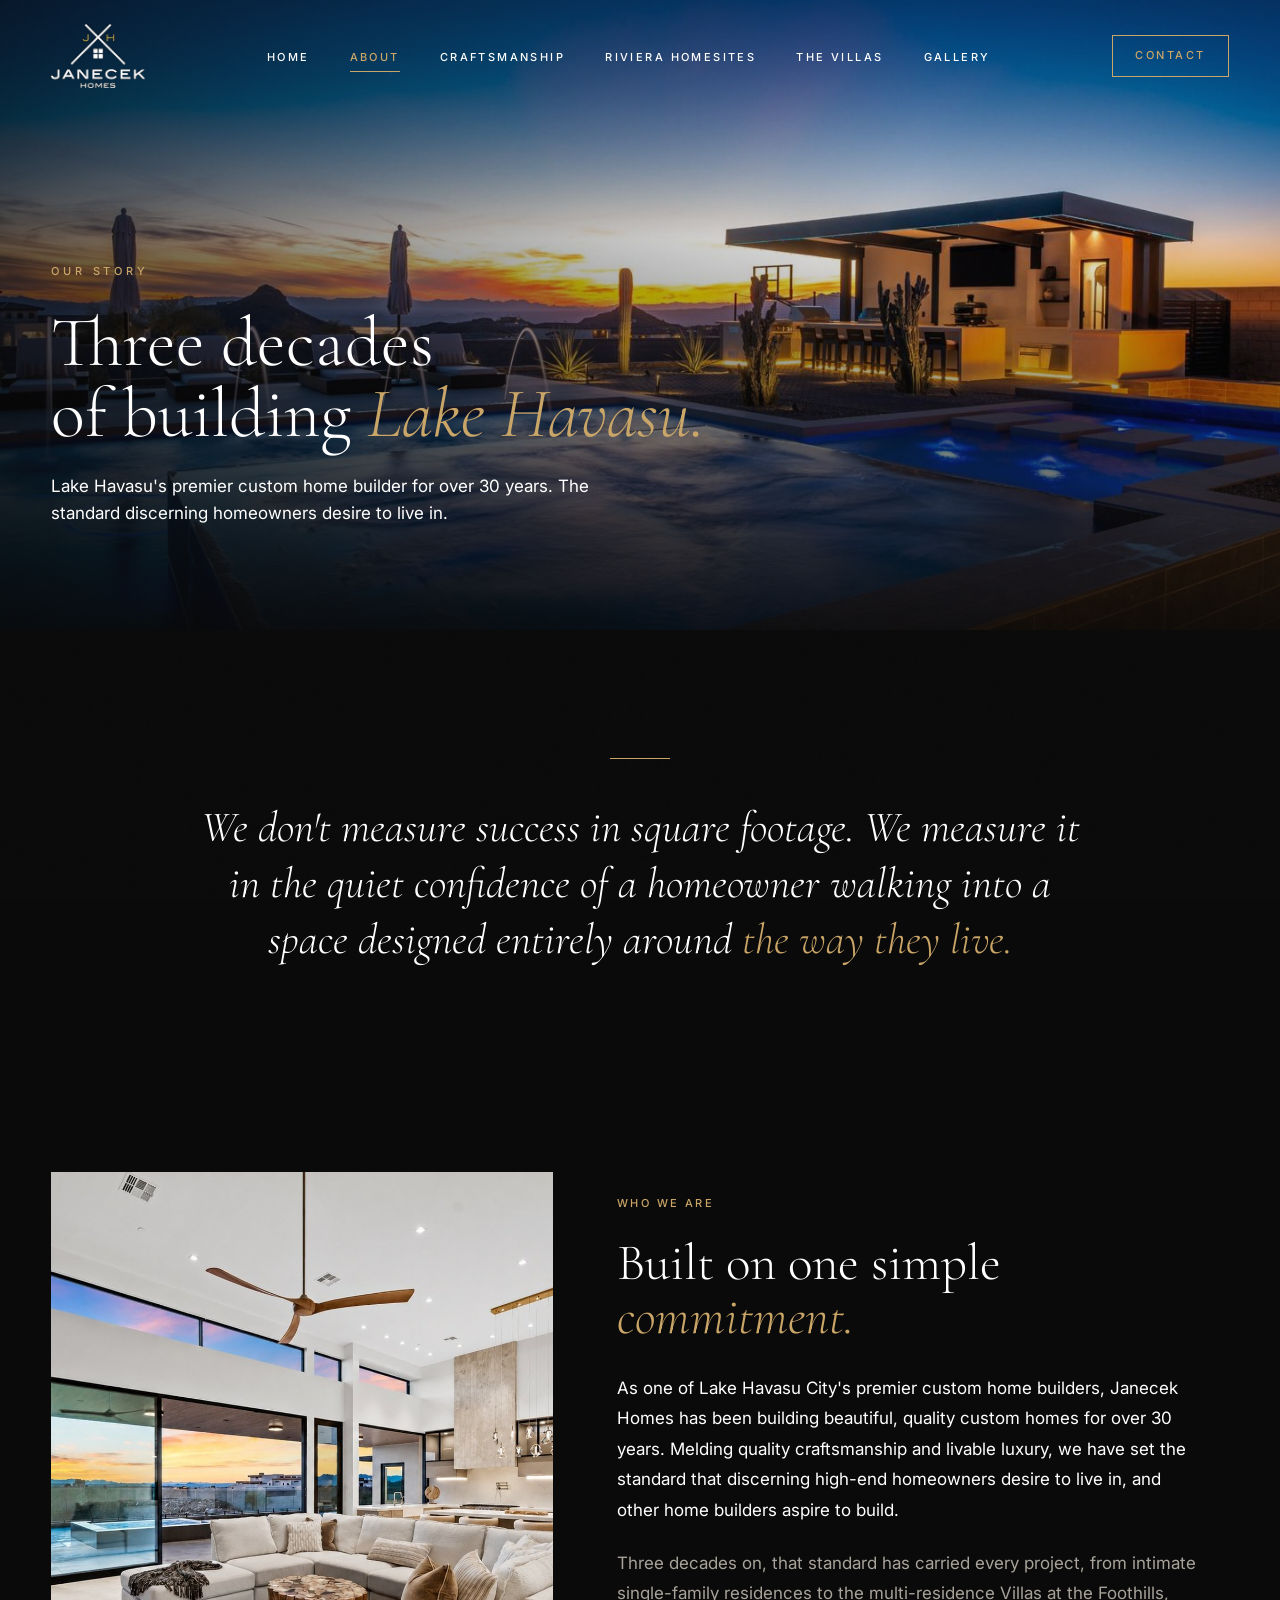
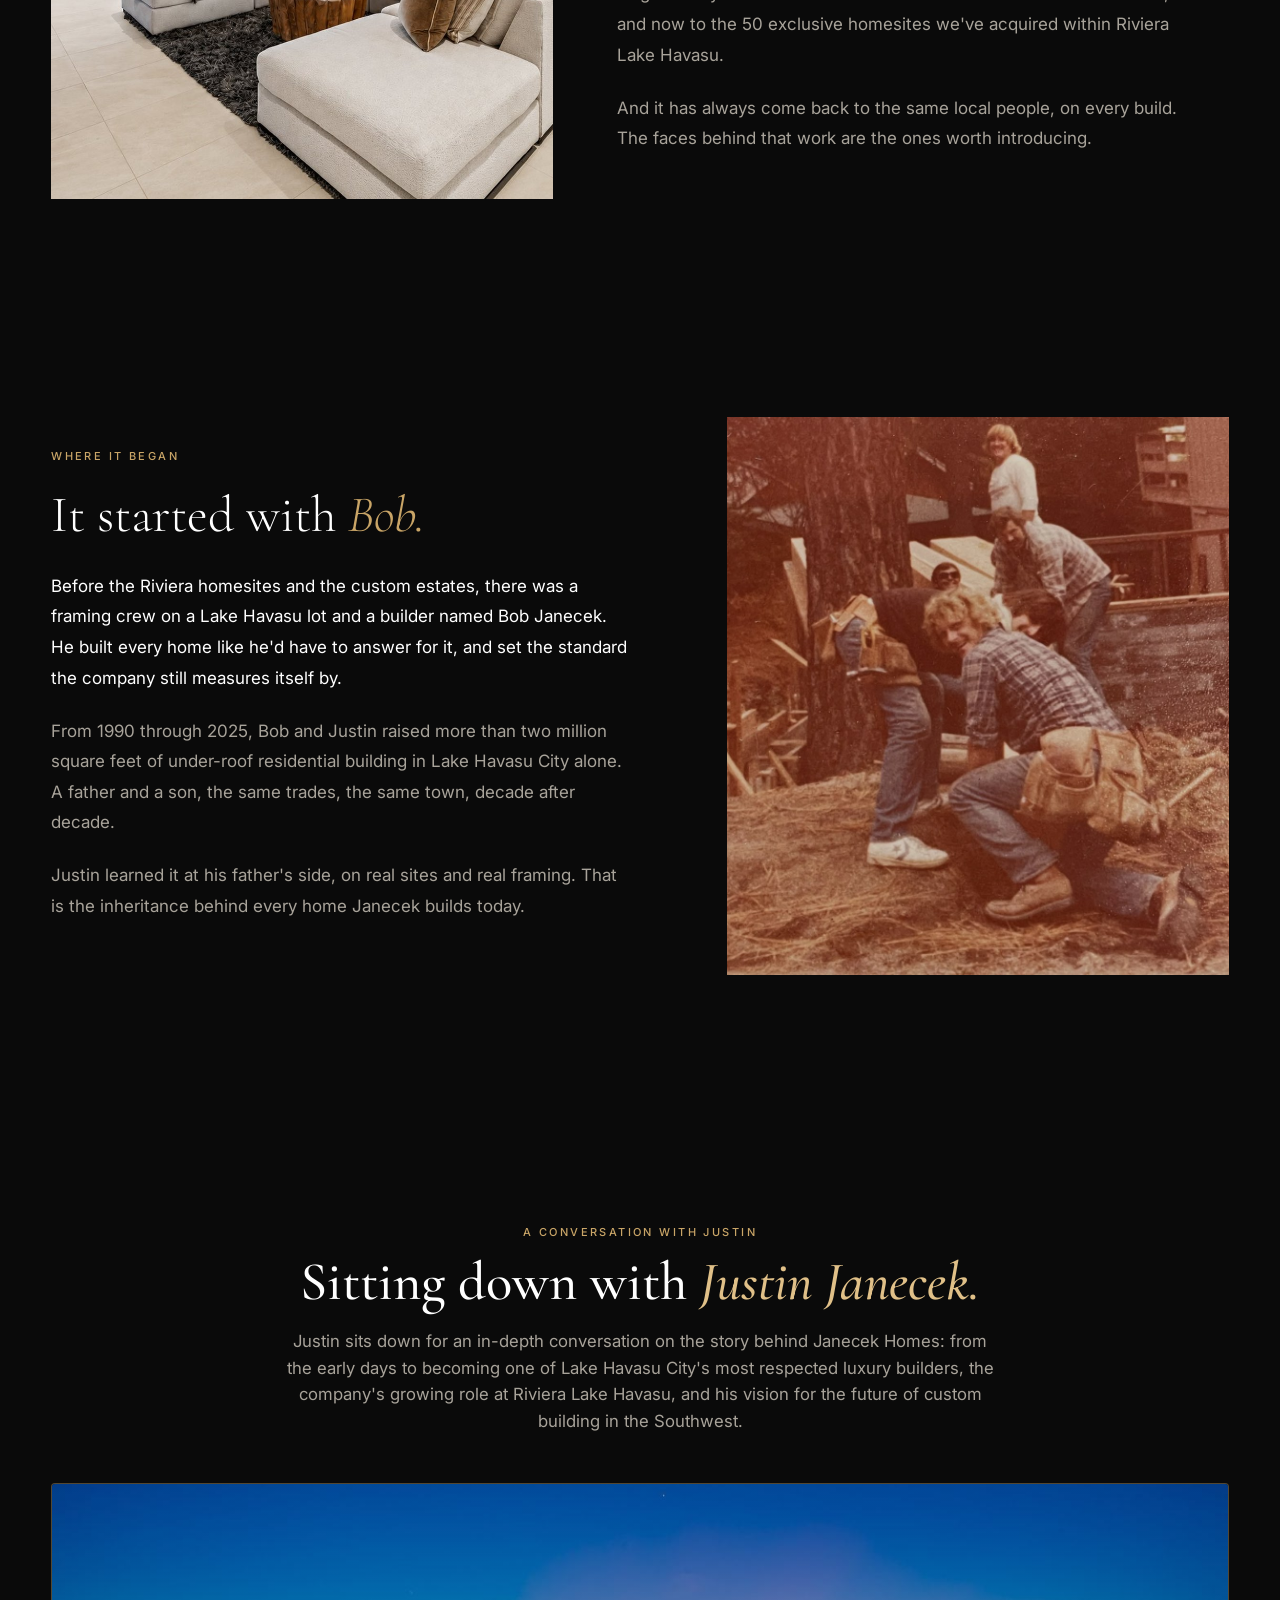
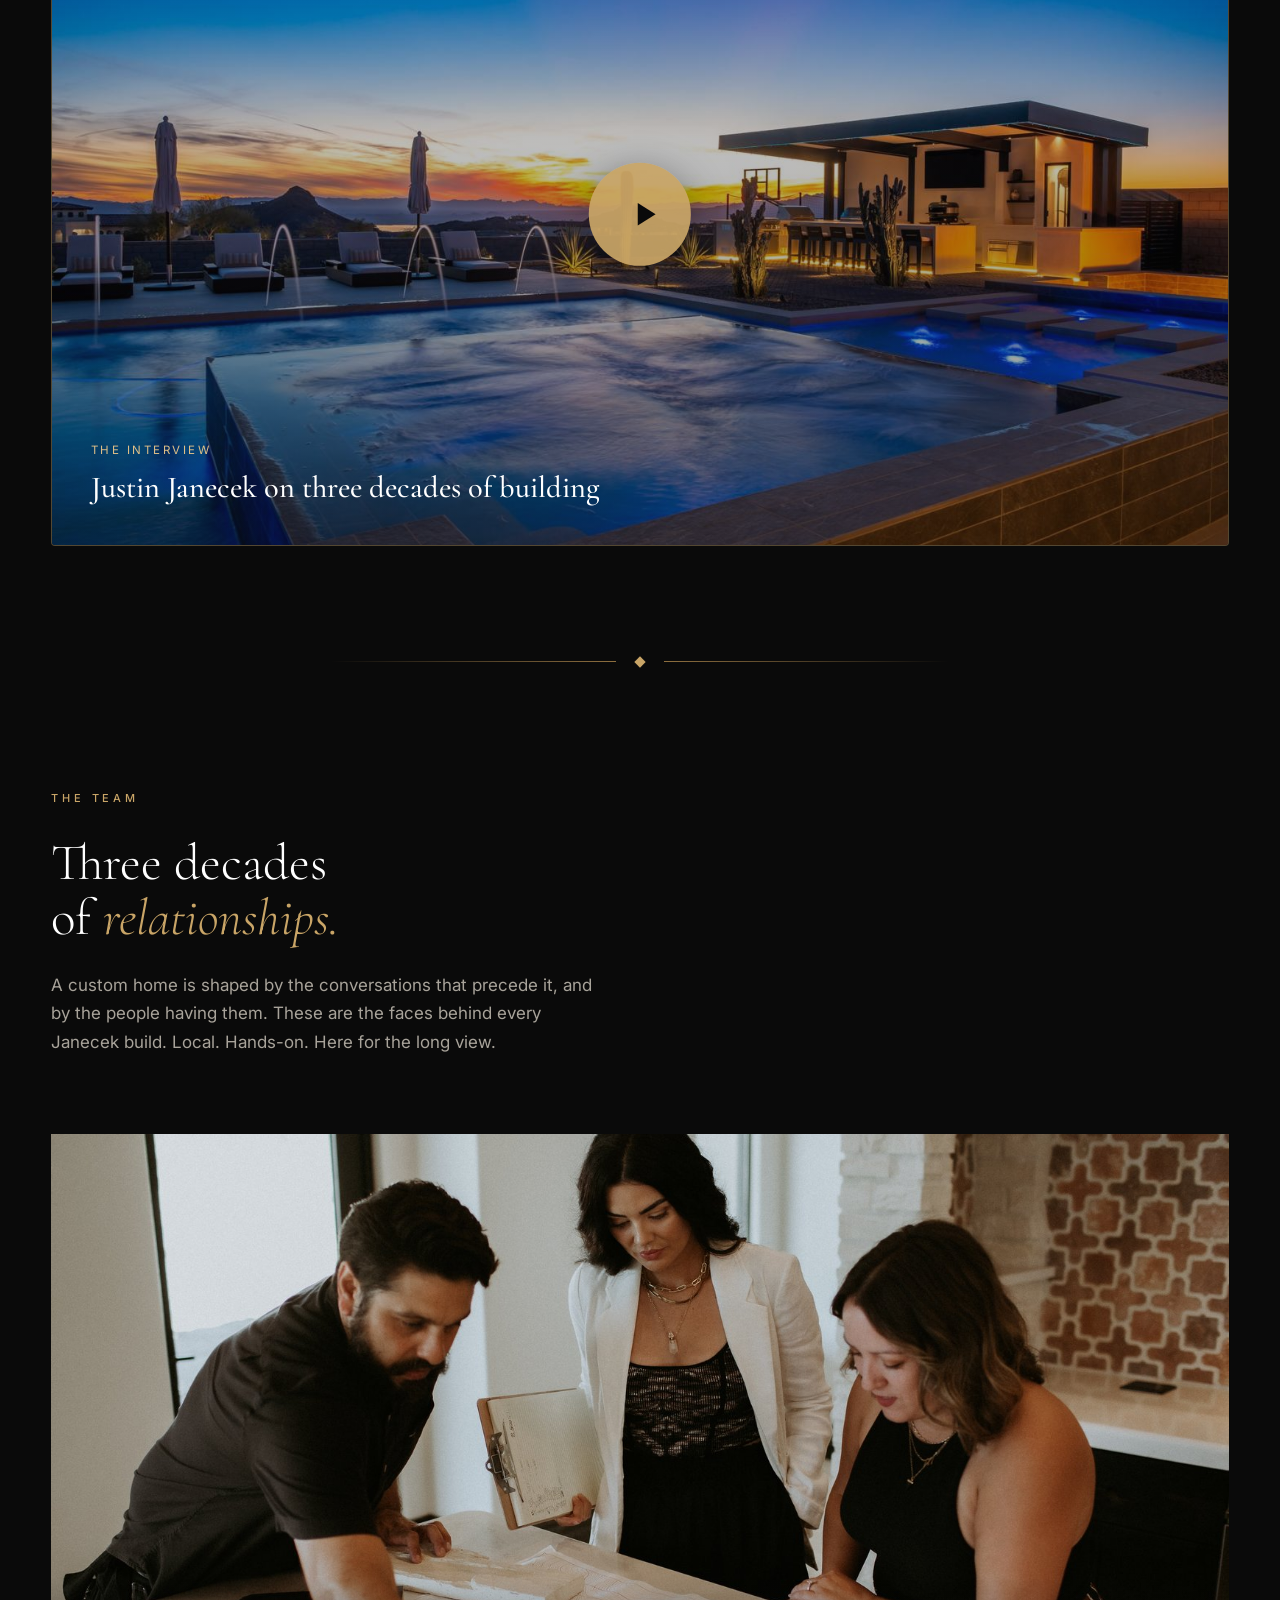
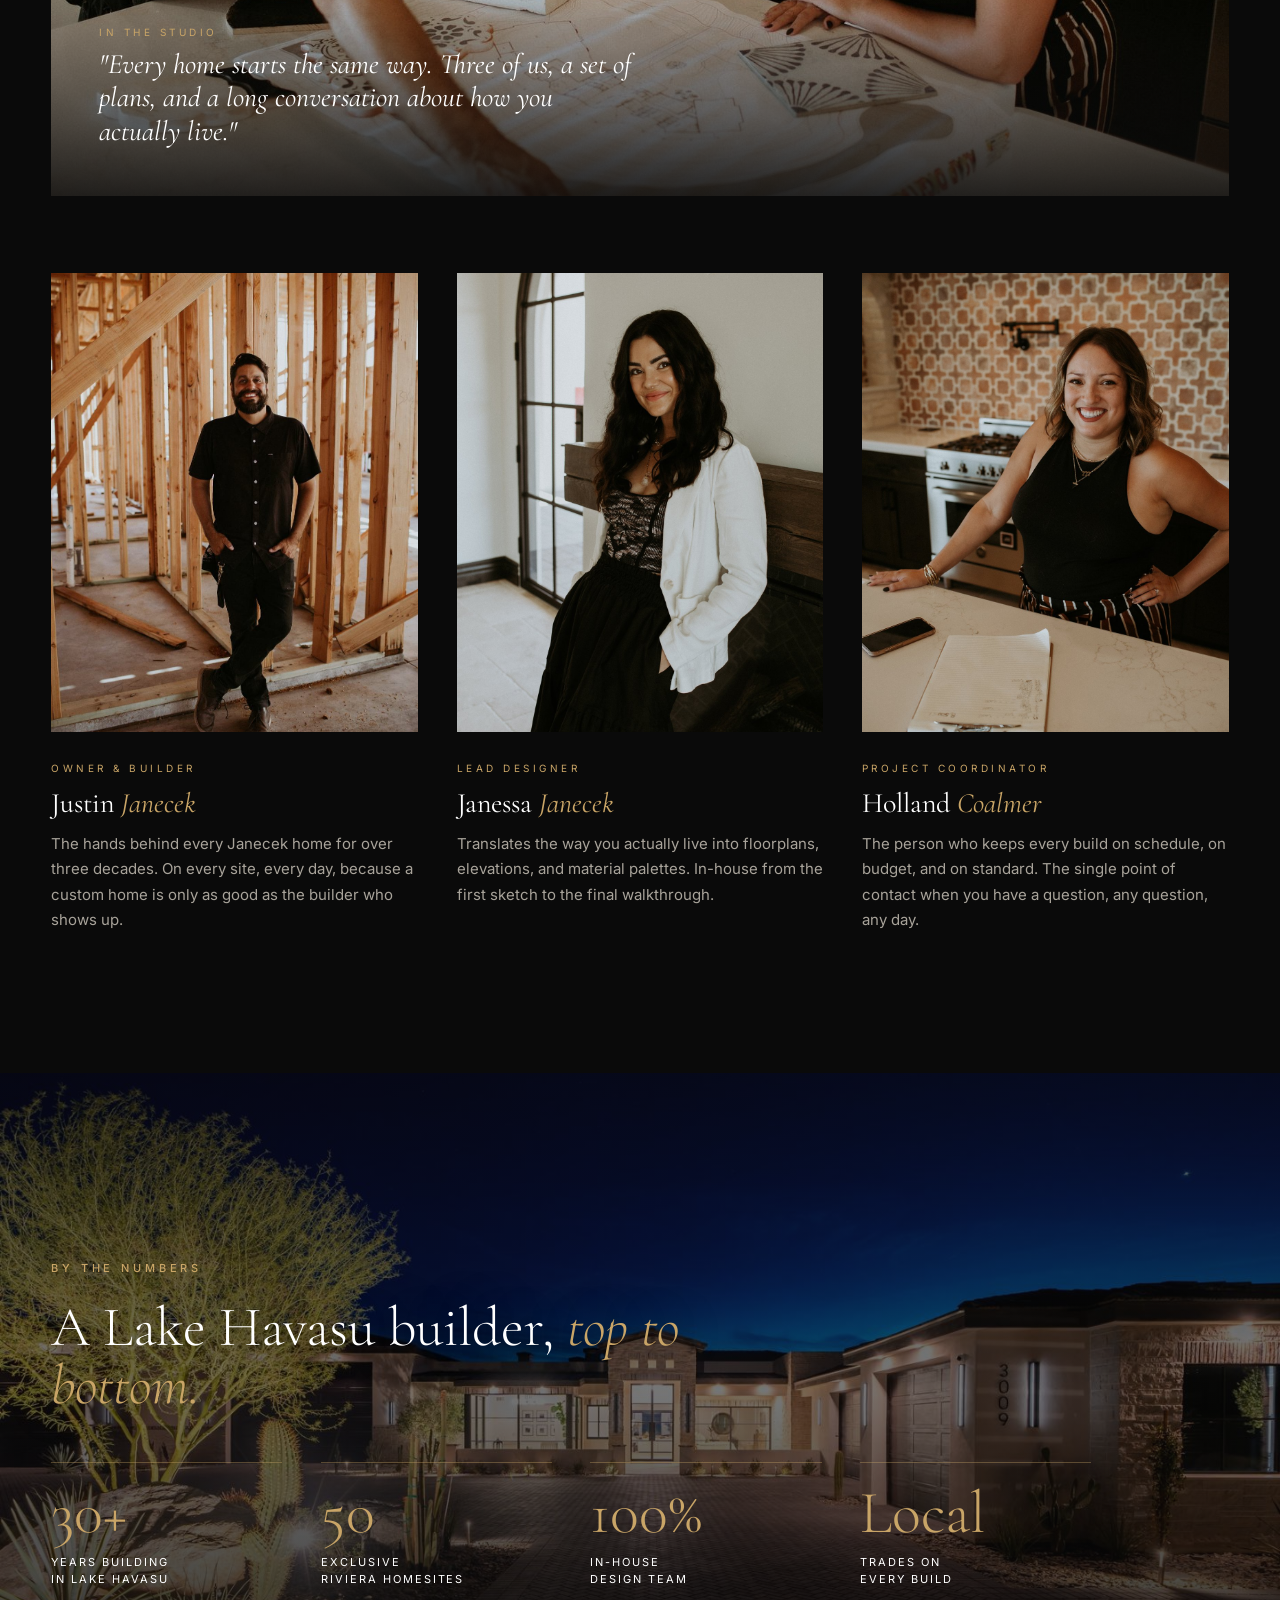
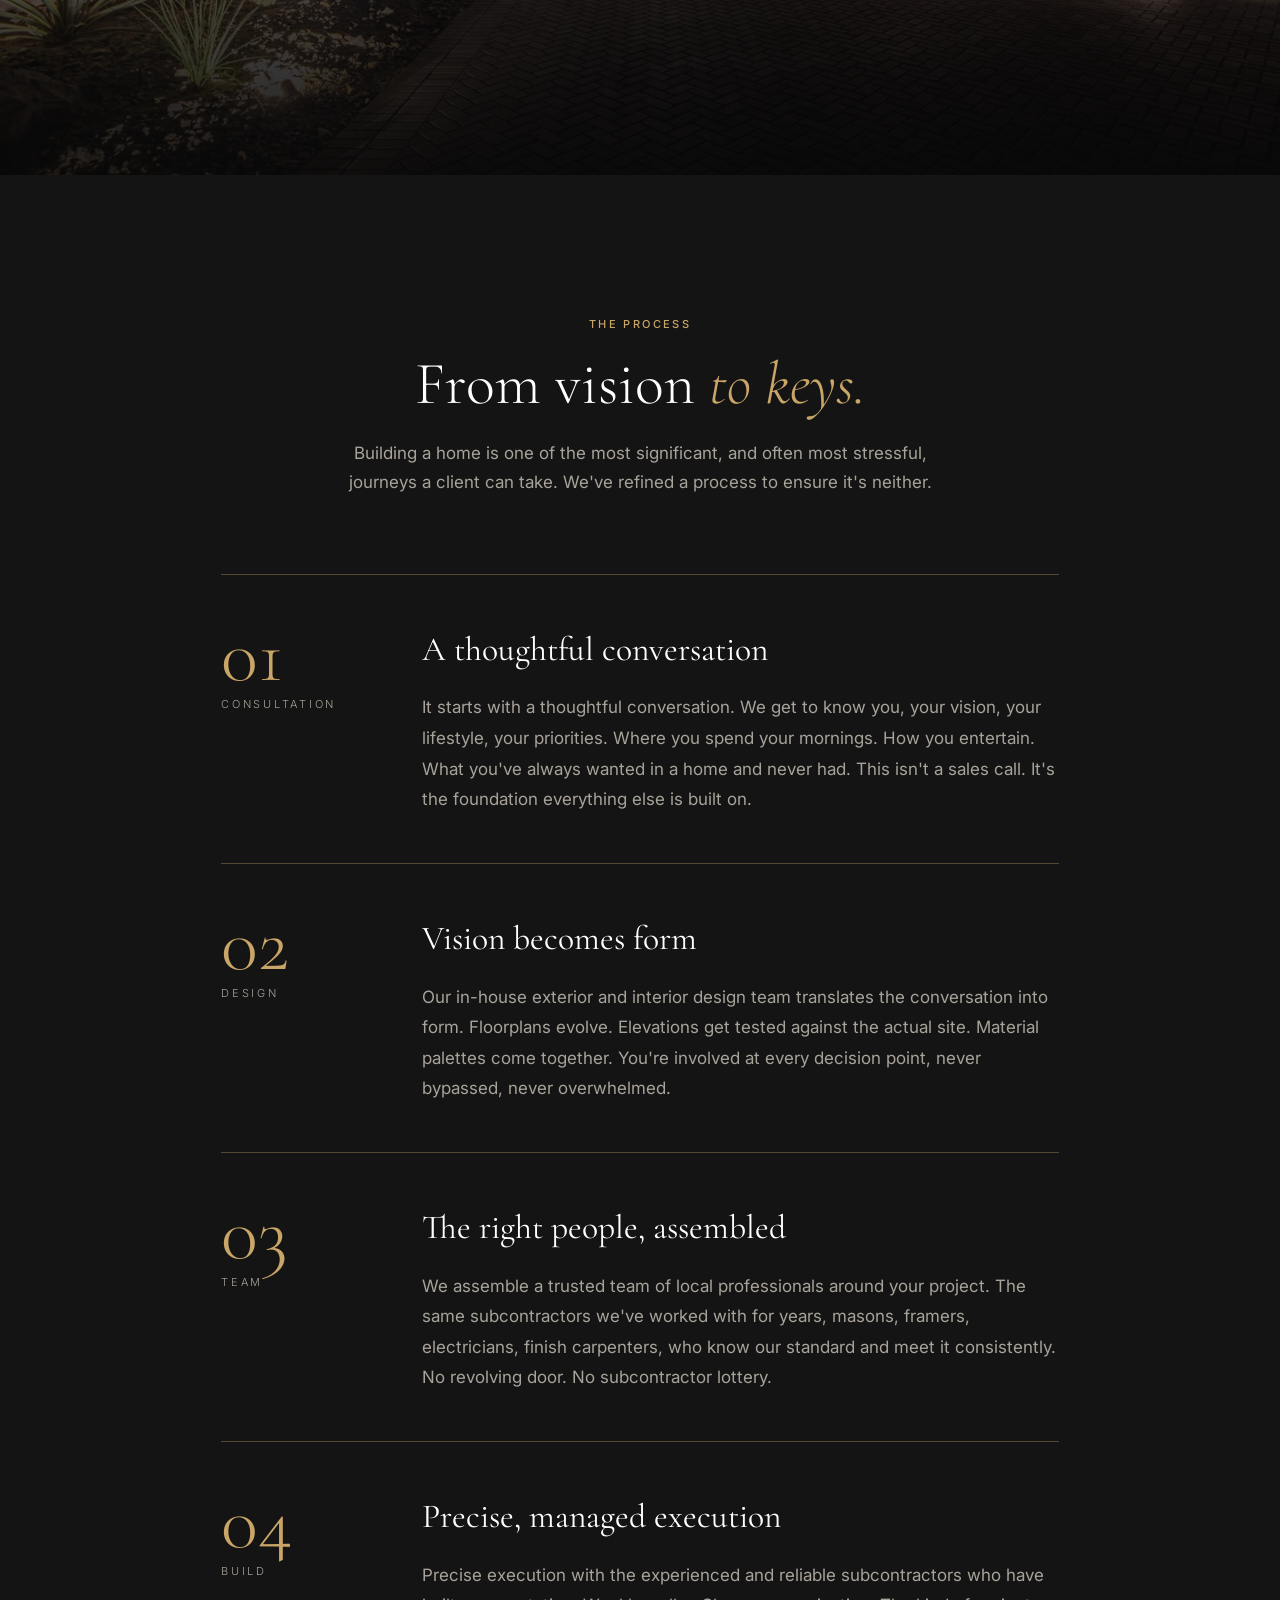
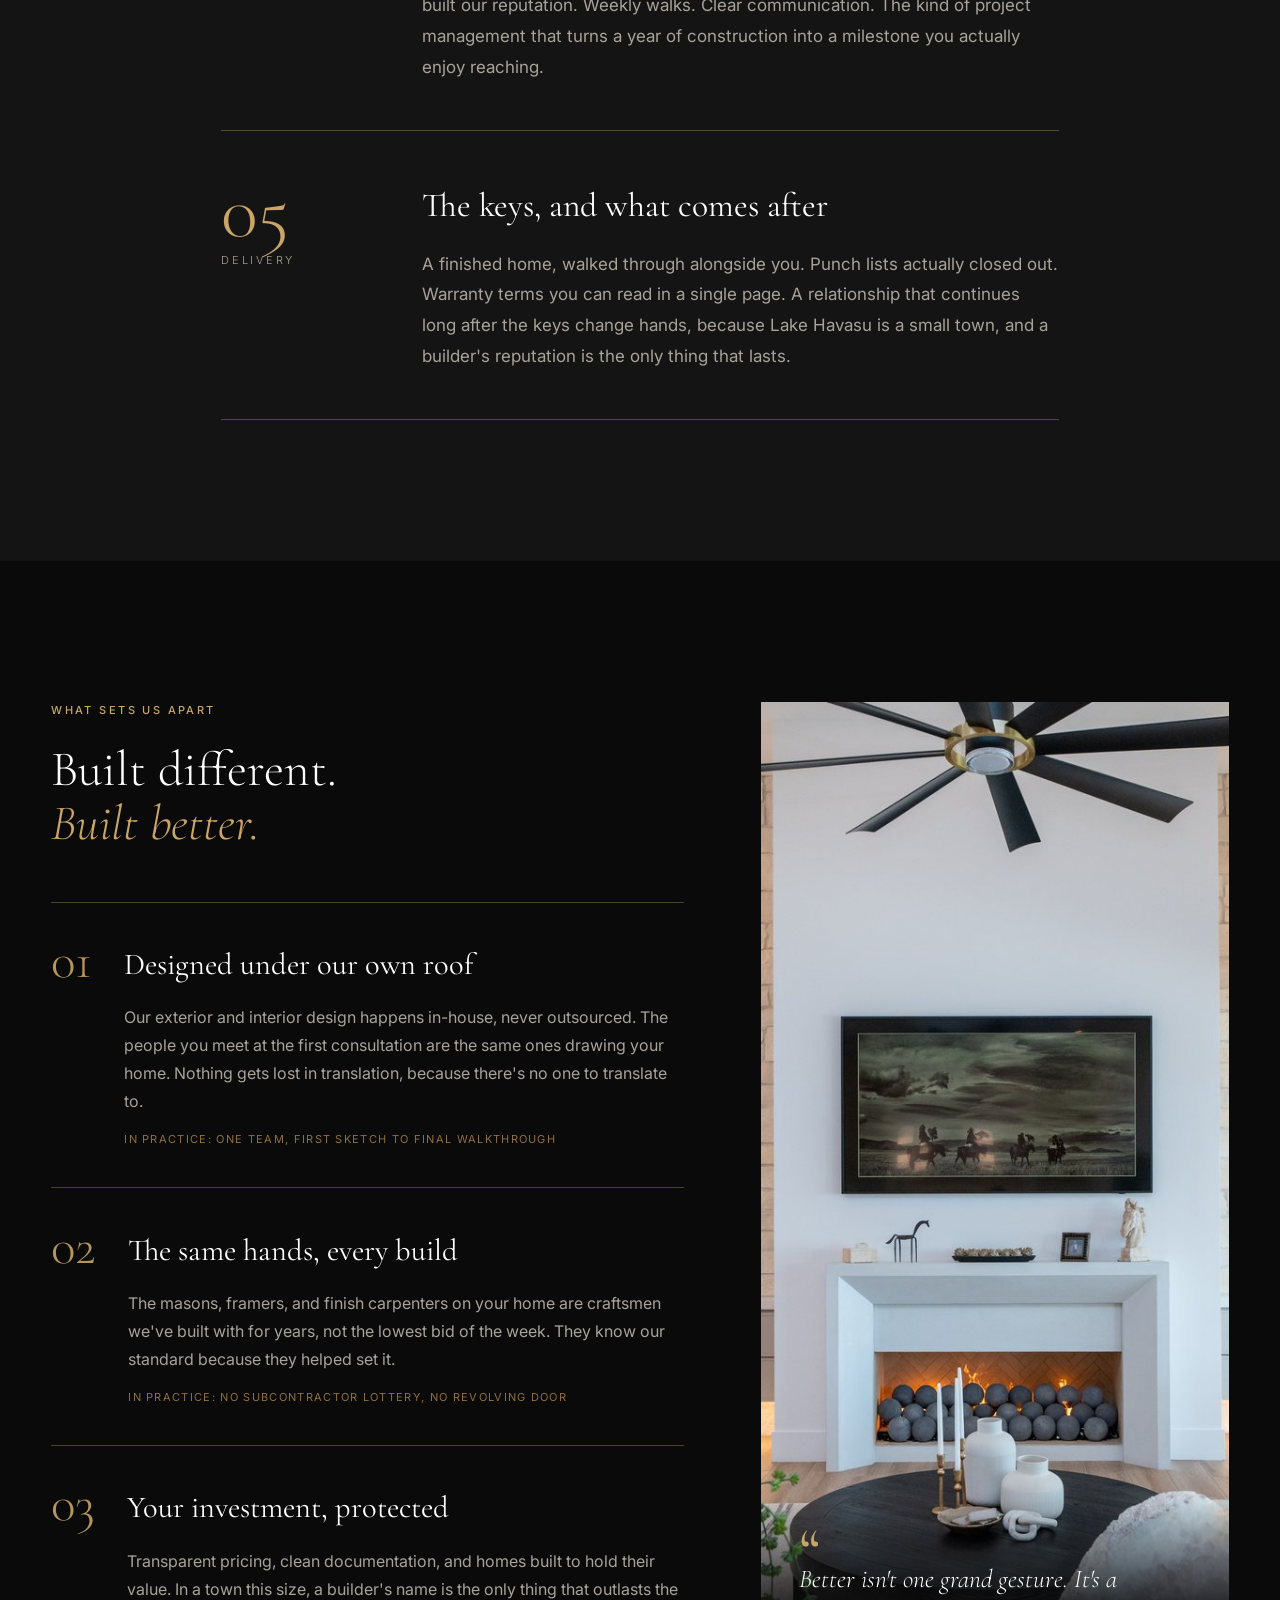
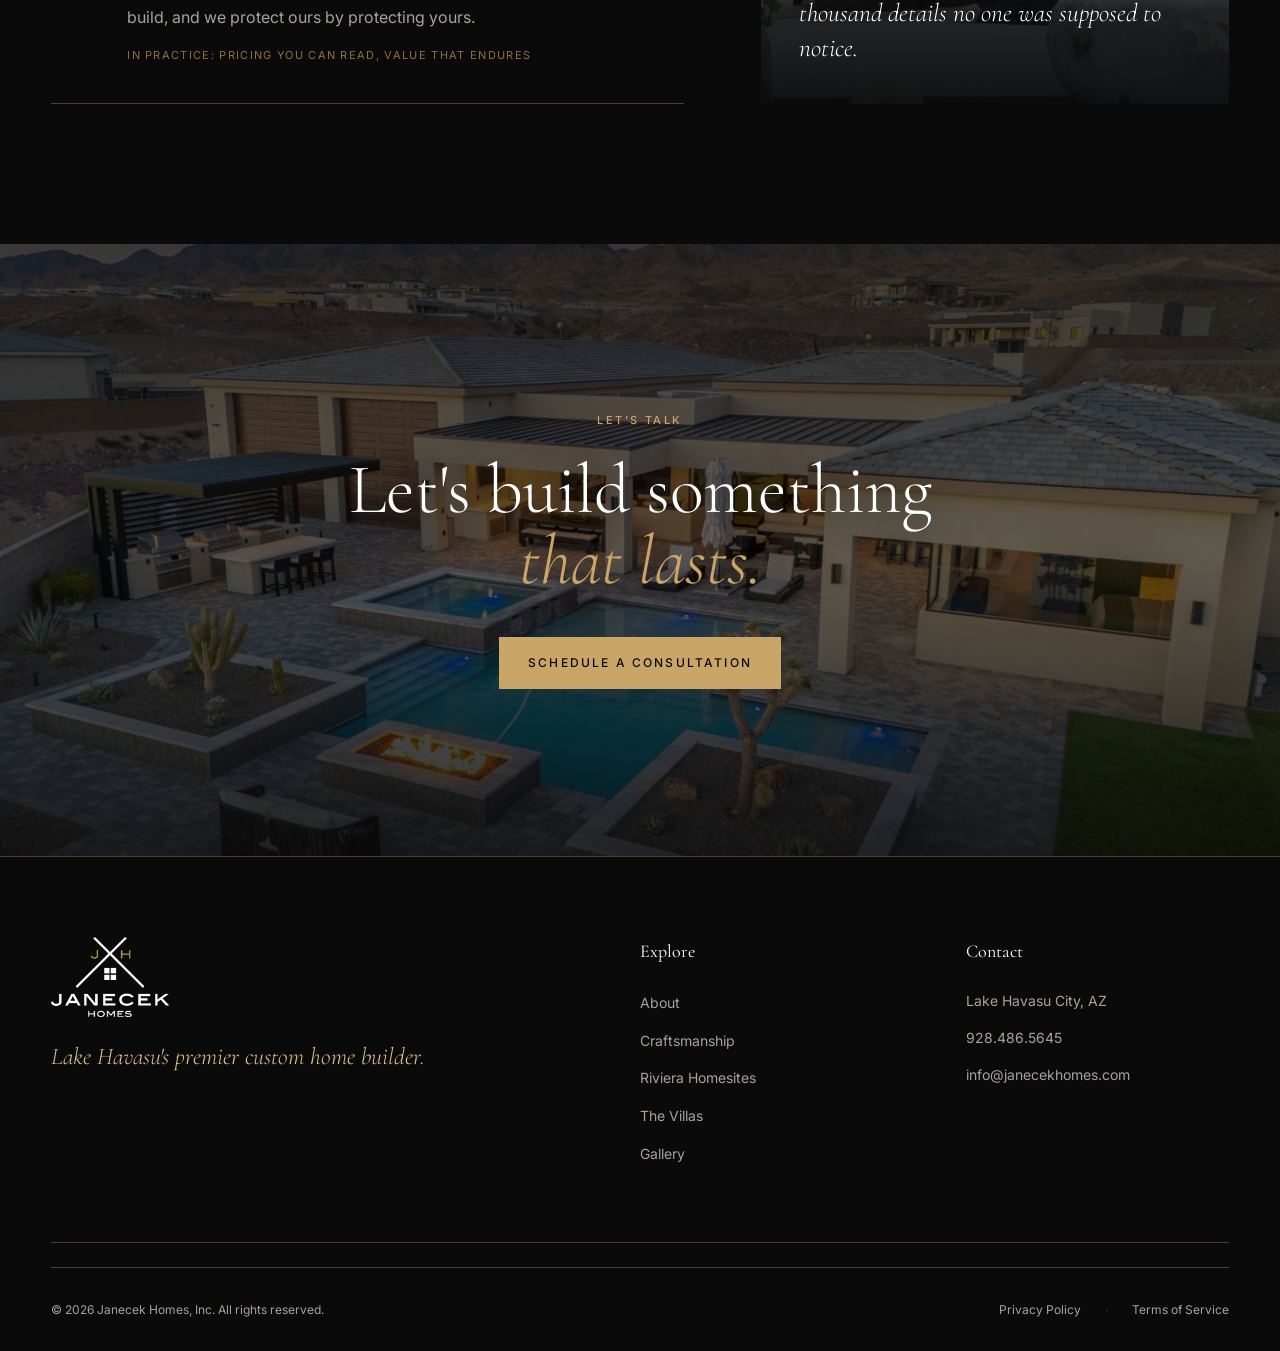
<file: about.html>
<!DOCTYPE html>
<html lang="en">
<head>
<meta charset="UTF-8">
<meta name="viewport" content="width=device-width, initial-scale=1.0">
<title>About | Janecek Homes</title>
  <meta name="description" content="Meet the team behind Janecek Homes, Lake Havasu City&#x27;s premier custom home builder for over 30 years, and the story of how we build.">
  <link rel="canonical" href="https://www.janecekhomes.com/about">
  <link rel="icon" href="favicon.ico?v=2" sizes="any">
  <link rel="icon" type="image/png" sizes="32x32" href="favicon-32x32.png?v=2">
  <link rel="icon" type="image/png" sizes="16x16" href="favicon-16x16.png?v=2">
  <link rel="icon" type="image/png" sizes="192x192" href="favicon-192x192.png?v=2">
  <link rel="apple-touch-icon" href="apple-touch-icon.png?v=2">
  <meta property="og:type" content="website">
  <meta property="og:site_name" content="Janecek Homes">
  <meta property="og:title" content="About | Janecek Homes">
  <meta property="og:description" content="Meet the team behind Janecek Homes, Lake Havasu City&#x27;s premier custom home builder for over 30 years, and the story of how we build.">
  <meta property="og:url" content="https://www.janecekhomes.com/about">
  <meta property="og:image" content="https://www.janecekhomes.com/og-image.jpg">
  <meta property="og:image:width" content="1200">
  <meta property="og:image:height" content="630">
  <meta name="twitter:card" content="summary_large_image">
  <meta name="twitter:title" content="About | Janecek Homes">
  <meta name="twitter:description" content="Meet the team behind Janecek Homes, Lake Havasu City&#x27;s premier custom home builder for over 30 years, and the story of how we build.">
  <meta name="twitter:image" content="https://www.janecekhomes.com/og-image.jpg">
  <script type="application/ld+json">
{
  "@context": "https://schema.org",
  "@type": "GeneralContractor",
  "name": "Janecek Homes",
  "alternateName": "Janecek Homes, Inc.",
  "url": "https://www.janecekhomes.com/",
  "logo": "https://www.janecekhomes.com/logo.png",
  "image": "https://www.janecekhomes.com/og-image.jpg",
  "telephone": "+1-928-486-5645",
  "email": "info@janecekhomes.com",
  "priceRange": "$$$",
  "geo": { "@type": "GeoCoordinates", "latitude": 34.4839, "longitude": -114.3225 },
  "description": "Lake Havasu City's premier custom home builder for over 30 years, building luxury custom homes at Riviera Lake Havasu and The Villas at the Foothills.",
  "address": {
    "@type": "PostalAddress",
    "addressLocality": "Lake Havasu City",
    "addressRegion": "AZ",
    "addressCountry": "US"
  },
  "areaServed": {
    "@type": "City",
    "name": "Lake Havasu City"
  },
  "sameAs": [
    "https://www.facebook.com/JanecekHomes",
    "https://www.instagram.com/janecekhomes/"
  ]
}
</script>

<link rel="preconnect" href="https://fonts.googleapis.com">
<link rel="preconnect" href="https://fonts.gstatic.com" crossorigin>
<link href="https://fonts.googleapis.com/css2?family=Cormorant+Garamond:ital,wght@0,300;0,400;0,500;1,300;1,400&family=Inter:wght@300;400;500;600&display=swap" rel="stylesheet">
<link rel="stylesheet" href="css/styles.css">
<style>
/* ===== ABOUT - luxury editorial layout ===== */

/* Lead statement */
.ab-lead { padding: clamp(5rem,10vw,8.5rem) 0; background: var(--black); }
.ab-lead-inner { max-width: 1000px; margin: 0 auto; padding: 0 var(--gutter); text-align: center; }
.ab-lead .hairline-gold { margin: 0 auto 2.5rem; }
.ab-lead p {
  font-family: var(--font-display);
  font-weight: 300; font-style: italic;
  font-size: clamp(1.65rem, 3.4vw, 2.7rem);
  line-height: 1.3; color: var(--cream);
}
.ab-lead p .accent { color: var(--gold); }

/* Story spine */
.ab-story { padding: clamp(3rem,6vw,5rem) 0 clamp(6rem,11vw,10rem); background: var(--black); }
.ab-story-inner {
  max-width: var(--max-width); margin: 0 auto; padding: 0 var(--gutter);
  display: grid; grid-template-columns: 0.82fr 1fr; gap: clamp(2.5rem,5vw,5.5rem); align-items: center;
}
.ab-story-img { position: relative; aspect-ratio: 4/5; overflow: hidden; background: var(--graphite); }
.ab-story-img img { width:100%; height:100%; object-fit: cover; }
.ab-story-text { max-width: 580px; }
.ab-story-text .eyebrow { color: var(--gold); display:block; margin-bottom: 1.5rem; }
.ab-story-text h2 {
  font-family: var(--font-display); font-weight: 300;
  font-size: clamp(2rem,4vw,3.25rem); line-height: 1.05; color:#fff; margin-bottom: 1.75rem;
}
.ab-story-text h2 em { color: var(--gold); font-style: italic; }
.ab-story-text p { font-size: 1.0625rem; line-height: 1.8; color: var(--cream); margin-bottom: 1.4rem; }
.ab-story-text p.muted { color: var(--stone); }

/* Full-bleed stat break */
.ab-stat { position: relative; min-height: 78vh; display:flex; align-items:center; overflow:hidden; }
.ab-stat-bg { position:absolute; inset:0; z-index:0; }
.ab-stat-bg img { width:100%; height:100%; object-fit:cover; }
.ab-stat-bg::after { content:''; position:absolute; inset:0;
  background: linear-gradient(180deg, rgba(8,8,8,0.72) 0%, rgba(8,8,8,0.55) 45%, rgba(8,8,8,0.9) 100%); }
.ab-stat-inner { position:relative; z-index:1; max-width: var(--max-width); margin:0 auto; width:100%; padding: clamp(4rem,8vw,6rem) var(--gutter); }
.ab-stat-eyebrow { font-size:11px; font-weight:500; letter-spacing:0.35em; text-transform:uppercase; color:var(--gold); margin-bottom:1.25rem; }
.ab-stat h2 { font-family:var(--font-display); font-weight:300; font-size:clamp(2rem,4.5vw,3.5rem); line-height:1.04; color:#fff; max-width:700px; margin-bottom:3rem; text-shadow:0 2px 40px rgba(0,0,0,0.5); }
.ab-stat h2 em { color:var(--gold); font-style:italic; }
.ab-stat-grid { display:grid; grid-template-columns: repeat(4,1fr); gap: clamp(1.5rem,3vw,3rem); max-width: 1040px; }
.ab-stat-item { border-top: 1px solid var(--line); padding-top: 1.25rem; }
.ab-stat-item .num { font-family:var(--font-display); font-weight:300; font-size:clamp(2.5rem,5vw,3.75rem); line-height:1; color:var(--gold); margin-bottom:0.65rem; }
.ab-stat-item .lbl { font-size:11px; letter-spacing:0.18em; text-transform:uppercase; color:var(--cream); line-height:1.6; }

/* Process timeline */
.ab-process { padding: clamp(6rem,11vw,10rem) 0; background: var(--charcoal); }
.ab-process-head { max-width: 720px; margin: 0 auto clamp(3.5rem,6vw,5rem); text-align:center; padding: 0 var(--gutter); }
.ab-process-head .eyebrow { color: var(--gold); display:block; margin-bottom: 1.25rem; }
.ab-process-head h2 { font-family:var(--font-display); font-weight:300; font-size:clamp(2.25rem,5vw,3.75rem); line-height:1.02; color:#fff; margin-bottom:1.5rem; }
.ab-process-head h2 em { color:var(--gold); font-style:italic; }
.ab-process-head p { color: var(--stone); font-size:1.0625rem; line-height:1.7; }
.ab-steps { max-width: 940px; margin: 0 auto; padding: 0 var(--gutter); }
.ab-step { display:grid; grid-template-columns: 150px 1fr; gap: clamp(1.5rem,4vw,3.5rem); padding: clamp(2rem,4vw,3rem) 0; border-top: 1px solid var(--line); align-items: start; }
.ab-step:last-child { border-bottom: 1px solid var(--line); }
.ab-step-num { font-family:var(--font-display); font-weight:300; font-size: clamp(3rem,6vw,5rem); line-height:0.85; color: var(--gold); }
.ab-step-num span { display:block; font-size: 11px; letter-spacing: 0.25em; text-transform: uppercase; color: var(--stone); margin-top: 0.75rem; font-family: var(--font-body); }
.ab-step-body h3 { font-family:var(--font-display); font-weight:400; font-size: clamp(1.5rem,3vw,2.1rem); color:#fff; margin-bottom: 1rem; }
.ab-step-body p { color: var(--stone); font-size:1.0625rem; line-height:1.8; max-width: 640px; }

/* Differentiators - editorial numbered layout */
.ab-diff { padding: clamp(6rem,11vw,10rem) 0; background: var(--black); }
.ab-diff-inner { max-width: var(--max-width); margin:0 auto; padding: 0 var(--gutter); }
.ab-diff-layout { display: grid; grid-template-columns: 1.15fr 0.85fr; gap: clamp(3rem,6vw,6rem); align-items: stretch; }
.ab-diff-head { margin-bottom: clamp(2.5rem,4vw,3.5rem); }
.ab-diff-head .eyebrow { color: var(--gold); display:block; margin-bottom:1.5rem; }
.ab-diff-head h2 { font-family:var(--font-display); font-weight:300; font-size:clamp(2rem,4vw,3.1rem); line-height:1.08; color:#fff; }
.ab-diff-head h2 em { color:var(--gold); font-style:italic; }

.ab-diff-list { display: flex; flex-direction: column; }
.ab-diff-item { display: grid; grid-template-columns: auto 1fr; gap: clamp(1.25rem,2.5vw,2.25rem); padding: clamp(1.75rem,3vw,2.5rem) 0; border-top: 1px solid var(--line); }
.ab-diff-item:last-child { border-bottom: 1px solid var(--line); }
.ab-diff-num { font-family:var(--font-display); font-weight:300; font-size: clamp(2.25rem,4vw,3.25rem); line-height:0.8; color: var(--gold); opacity: 0.9; }
.ab-diff-body h3 { font-family:var(--font-display); font-weight:400; font-size: clamp(1.4rem,2.6vw,1.9rem); color:#fff; margin-bottom: 0.85rem; }
.ab-diff-body p { color: var(--stone); font-size: 1rem; line-height: 1.75; margin-bottom: 1rem; }
.ab-diff-tag { display:block; font-size: 11px; letter-spacing: 0.12em; text-transform: uppercase; color: var(--gold-dark); }

.ab-diff-feature { position: relative; align-self: stretch; }
.ab-diff-feature img { width:100%; height:100%; min-height: 520px; object-fit: cover; display:block; }
.ab-diff-feature-quote { position:absolute; left:0; right:0; bottom:0; padding: clamp(1.75rem,3vw,2.5rem); background: linear-gradient(180deg, rgba(8,8,8,0) 0%, rgba(8,8,8,0.85) 55%, rgba(8,8,8,0.95) 100%); }
.ab-diff-feature-quote .mark { font-family:var(--font-display); font-size: 4rem; line-height: 0.4; color: var(--gold); display:block; height: 1.5rem; }
.ab-diff-feature-quote p { font-family:var(--font-display); font-style: italic; font-weight: 300; font-size: clamp(1.25rem,2vw,1.6rem); line-height:1.35; color:#fff; }

/* Cinematic CTA */
.ab-cta { position:relative; min-height: 68vh; display:flex; align-items:center; justify-content:center; text-align:center; overflow:hidden; }
.ab-cta-bg { position:absolute; inset:0; z-index:0; }
.ab-cta-bg img { width:100%; height:100%; object-fit:cover; }
.ab-cta-bg::after { content:''; position:absolute; inset:0; background: linear-gradient(180deg, rgba(8,8,8,0.78) 0%, rgba(8,8,8,0.6) 50%, rgba(8,8,8,0.85) 100%); }
.ab-cta-inner { position:relative; z-index:1; padding: clamp(4rem,8vw,6rem) var(--gutter); max-width: 840px; }
.ab-cta .eyebrow { color: var(--gold); display:block; margin-bottom: 1.5rem; }
.ab-cta h2 { font-family:var(--font-display); font-weight:300; font-size: clamp(2.5rem,5.5vw,4.5rem); line-height:1.02; color:#fff; margin-bottom: 2.5rem; text-shadow:0 2px 40px rgba(0,0,0,0.5); }
.ab-cta h2 em { color: var(--gold); font-style:italic; }

@media (max-width: 1024px) {
  .ab-story-inner { grid-template-columns: 1fr; gap: 2.5rem; }
  .ab-story-img { aspect-ratio: 16/10; max-height: 480px; }
  .ab-stat-grid { grid-template-columns: 1fr 1fr; gap: 2rem 2.5rem; }
  .ab-diff-layout { grid-template-columns: 1fr; gap: 2.5rem; }
  .ab-diff-feature { order: -1; }
  .ab-diff-feature img { min-height: 360px; max-height: 460px; }
}
@media (max-width: 720px) {
  .ab-step { grid-template-columns: 1fr; gap: 0.5rem; }
  .ab-step-num { font-size: 2.75rem; }
  .ab-step-num span { display:inline-block; margin-left: 0.75rem; }
}
/* About hero - deepen left/bottom for text legibility, keep sunset bright */
.jh-page-header.hero-dim .jh-page-header-bg::after {
  background:
    linear-gradient(90deg, rgba(8,8,8,0.62) 0%, rgba(8,8,8,0.18) 48%, rgba(8,8,8,0) 72%),
    linear-gradient(180deg, rgba(8,8,8,0.45) 0%, rgba(8,8,8,0.08) 38%, rgba(8,8,8,0.9) 100%);
}
</style>
<style>
/* Legacy / heritage spine (reversed: text left, archival photo right) */
.ab-legacy { padding: clamp(3rem,6vw,5rem) 0 clamp(6rem,11vw,10rem); background: var(--black); }
.ab-legacy-inner { max-width: var(--max-width); margin: 0 auto; padding: 0 var(--gutter); display: grid; grid-template-columns: 1fr 0.82fr; gap: clamp(2.5rem,5vw,5.5rem); align-items: center; }
.ab-legacy-text { max-width: 580px; }
.ab-legacy-text .eyebrow { color: var(--gold); display: block; margin-bottom: 1.5rem; }
.ab-legacy-text h2 { font-family: var(--font-display); font-weight: 300; font-size: clamp(2rem,4vw,3.25rem); line-height: 1.05; color: #fff; margin-bottom: 1.75rem; }
.ab-legacy-text h2 em { color: var(--gold); font-style: italic; }
.ab-legacy-text p { font-size: 1.0625rem; line-height: 1.8; color: var(--cream); margin-bottom: 1.4rem; }
.ab-legacy-text p.muted { color: var(--stone); }
.ab-legacy-img { position: relative; aspect-ratio: 9/10; overflow: hidden; background: var(--graphite); }
.ab-legacy-img img { width: 100%; height: 100%; object-fit: cover; object-position: center; }
@media (max-width: 1024px) {
  .ab-legacy-inner { grid-template-columns: 1fr; gap: 2.5rem; }
  .ab-legacy-text { order: 1; max-width: none; }
  .ab-legacy-img { order: 0; aspect-ratio: 4/5; max-height: 70vh; }
}
</style>
</head>
<body>

<nav class="nav scrolled">
  <a href="/" class="nav-logo"><img src="images/logo-white.png" alt="Janecek Homes"></a>
  <ul class="nav-links">
    <li><a href="/">Home</a></li>
    <li><a href="/about" class="active">About</a></li>
    <li><a href="/craftsmanship">Craftsmanship</a></li>
    <li><a href="/riviera">Riviera Homesites</a></li>
    <li><a href="/villas">The Villas</a></li>
    <li><a href="/gallery">Gallery</a></li>
  </ul>
  <a href="/contact" class="nav-cta">Contact</a>
  <button class="nav-toggle" aria-label="Menu">
    <svg width="28" height="20" viewBox="0 0 28 20"><line x1="0" y1="2" x2="28" y2="2" stroke="currentColor" stroke-width="1.5"/><line x1="0" y1="10" x2="28" y2="10" stroke="currentColor" stroke-width="1.5"/><line x1="0" y1="18" x2="28" y2="18" stroke="currentColor" stroke-width="1.5"/></svg>
  </button>
</nav>

<div class="mobile-menu">
  <a href="/">Home</a><a href="/about">About</a><a href="/craftsmanship">Craftsmanship</a><a href="/riviera">Riviera Homesites</a><a href="/villas">The Villas</a><a href="/gallery">Gallery</a><a href="/contact">Contact</a>
</div>

<!-- HERO -->
<section class="jh-page-header hero-dim">
  <div class="jh-page-header-bg">
    <img src="images/about-hero.jpg" alt="A Janecek custom home at dusk, glowing pool, lit ramada, and sunset over the desert">
  </div>
  <div class="jh-page-header-content">
    <div class="jh-page-header-eyebrow">Our Story</div>
    <h1>Three decades<br>of building <em>Lake Havasu.</em></h1>
    <p class="jh-page-header-sub">Lake Havasu's premier custom home builder for over 30 years. The standard discerning homeowners desire to live in.</p>
  </div>
</section>

<!-- LEAD STATEMENT -->
<section class="ab-lead">
  <div class="ab-lead-inner reveal">
    <div class="hairline-gold"></div>
    <p>We don't measure success in square footage. We measure it in the quiet confidence of a homeowner walking into a space designed entirely around <span class="accent">the way they live.</span></p>
  </div>
</section>

<!-- STORY SPINE -->
<section class="ab-story">
  <div class="ab-story-inner">
    <div class="ab-story-img reveal">
      <img loading="lazy" decoding="async" src="images/about-whoweare.jpg" alt="A Janecek custom great room opening to a sunset desert view through full-height glass">
    </div>
    <div class="ab-story-text reveal">
      <span class="eyebrow">Who We Are</span>
      <h2>Built on one simple <em>commitment.</em></h2>
      <p>As one of Lake Havasu City's premier custom home builders, Janecek Homes has been building beautiful, quality custom homes for over 30 years. Melding quality craftsmanship and livable luxury, we have set the standard that discerning high-end homeowners desire to live in, and other home builders aspire to build.</p>
      <p class="muted">Three decades on, that standard has carried every project, from intimate single-family residences to the multi-residence Villas at the Foothills, and now to the 50 exclusive homesites we've acquired within Riviera Lake Havasu.</p>
      <p class="muted">And it has always come back to the same local people, on every build. The faces behind that work are the ones worth introducing.</p>
    </div>
  </div>
</section>

<!-- LEGACY / HERITAGE -->
<section class="ab-legacy">
  <div class="ab-legacy-inner">
    <div class="ab-legacy-text reveal">
      <span class="eyebrow">Where It Began</span>
      <h2>It started with <em>Bob.</em></h2>
      <p>Before the Riviera homesites and the custom estates, there was a framing crew on a Lake Havasu lot and a builder named Bob Janecek. He built every home like he'd have to answer for it, and set the standard the company still measures itself by.</p>
      <p class="muted">From 1990 through 2025, Bob and Justin raised more than two million square feet of under-roof residential building in Lake Havasu City alone. A father and a son, the same trades, the same town, decade after decade.</p>
      <p class="muted">Justin learned it at his father's side, on real sites and real framing. That is the inheritance behind every home Janecek builds today.</p>
    </div>
    <div class="ab-legacy-img reveal">
      <img loading="lazy" decoding="async" src="images/about-heritage.jpg" alt="The Janecek crew framing a home in the early years of the company">
    </div>
  </div>
</section>

<!-- STORY VIDEO -->
<section class="ab-video">
  <div class="ab-video-inner">
    <div class="ab-video-head reveal">
      <span class="eyebrow">A Conversation with Justin</span>
      <h2>Sitting down with <em>Justin Janecek.</em></h2>
      <p>Justin sits down for an in-depth conversation on the story behind Janecek Homes: from the early days to becoming one of Lake Havasu City's most respected luxury builders, the company's growing role at Riviera Lake Havasu, and his vision for the future of custom building in the Southwest.</p>
    </div>
    <div class="ab-video-frame reveal" data-video="https://vimeo.com/1212110896" role="button" tabindex="0" aria-label="Play the conversation with Justin Janecek">
      <img class="poster" src="images/about-hero.jpg" alt="A Janecek custom home at dusk in Lake Havasu">
      <div class="ab-video-play">
        <svg viewBox="0 0 24 24" aria-hidden="true"><path d="M8 5v14l11-7z"/></svg>
      </div>
      <div class="ab-video-label">
        <span class="label">The Interview</span>
        <h3>Justin Janecek on three decades of building</h3>
      </div>
    </div>
  </div>
</section>

<!-- TRANSITION -->
<section class="ab-transition">
  <div class="ab-transition-inner reveal">
    <span class="ab-transition-line"></span>
    <span class="ab-transition-mark"></span>
    <span class="ab-transition-line"></span>
  </div>
</section>

<!-- TEAM -->
<section class="jh-team">
  <div class="jh-team-inner">
    <div class="jh-team-header reveal">
      <div class="eyebrow">The Team</div>
      <h2>Three decades<br>of <em>relationships.</em></h2>
      <p>A custom home is shaped by the conversations that precede it, and by the people having them. These are the faces behind every Janecek build. Local. Hands-on. Here for the long view.</p>
    </div>

    <!-- Group hero -->
    <div class="jh-team-hero reveal">
      <img loading="lazy" decoding="async" src="images/team-group.jpg" alt="The Janecek Homes team reviewing plans">
      <div class="jh-team-hero-caption">
        <div>
          <span class="label">In the Studio</span>
          <h3>"Every home starts the same way. Three of us, a set of plans, and a long conversation about how you actually live."</h3>
        </div>
      </div>
    </div>

    <!-- Individual portraits -->
    <div class="jh-team-grid">

      <div class="jh-team-card reveal">
        <div class="jh-team-portrait">
          <img loading="lazy" decoding="async" src="images/team-builder.jpg" alt="Justin Janecek, Owner &amp; Builder, Janecek Homes">
        </div>
        <div class="jh-team-role">Owner &amp; Builder</div>
        <h3 class="jh-team-name">Justin <em>Janecek</em></h3>
        <p class="jh-team-bio">The hands behind every Janecek home for over three decades. On every site, every day, because a custom home is only as good as the builder who shows up.</p>
      </div>

      <div class="jh-team-card reveal">
        <div class="jh-team-portrait">
          <img loading="lazy" decoding="async" src="images/team-designer.jpg" alt="Janessa Janecek, Lead Designer, Janecek Homes">
        </div>
        <div class="jh-team-role">Lead Designer</div>
        <h3 class="jh-team-name">Janessa <em>Janecek</em></h3>
        <p class="jh-team-bio">Translates the way you actually live into floorplans, elevations, and material palettes. In-house from the first sketch to the final walkthrough.</p>
      </div>

      <div class="jh-team-card reveal">
        <div class="jh-team-portrait">
          <img loading="lazy" decoding="async" src="images/team-coordinator.jpg" alt="Holland Coalmer, Project Coordinator, Janecek Homes">
        </div>
        <div class="jh-team-role">Project Coordinator</div>
        <h3 class="jh-team-name">Holland <em>Coalmer</em></h3>
        <p class="jh-team-bio">The person who keeps every build on schedule, on budget, and on standard. The single point of contact when you have a question, any question, any day.</p>
      </div>

    </div>
  </div>
</section>

<!-- STAT BREAK -->
<section class="ab-stat">
  <div class="ab-stat-bg">
    <img loading="lazy" decoding="async" src="images/about-stat-bg.jpg" alt="A Janecek custom home at twilight, lit entry and paver driveway">
  </div>
  <div class="ab-stat-inner reveal">
    <div class="ab-stat-eyebrow">By the Numbers</div>
    <h2>A Lake Havasu builder, <em>top to bottom.</em></h2>
    <div class="ab-stat-grid">
      <div class="ab-stat-item">
        <div class="num">30+</div>
        <div class="lbl">Years Building<br>in Lake Havasu</div>
      </div>
      <div class="ab-stat-item">
        <div class="num">50</div>
        <div class="lbl">Exclusive<br>Riviera Homesites</div>
      </div>
      <div class="ab-stat-item">
        <div class="num">100%</div>
        <div class="lbl">In-House<br>Design Team</div>
      </div>
      <div class="ab-stat-item">
        <div class="num">Local</div>
        <div class="lbl">Trades on<br>Every Build</div>
      </div>
    </div>
  </div>
</section>

<!-- PROCESS TIMELINE -->
<section class="ab-process">
  <div class="ab-process-head reveal">
    <span class="eyebrow">The Process</span>
    <h2>From vision <em>to keys.</em></h2>
    <p>Building a home is one of the most significant, and often most stressful, journeys a client can take. We've refined a process to ensure it's neither.</p>
  </div>
  <div class="ab-steps">
    <div class="ab-step reveal">
      <div class="ab-step-num">01<span>Consultation</span></div>
      <div class="ab-step-body">
        <h3>A thoughtful conversation</h3>
        <p>It starts with a thoughtful conversation. We get to know you, your vision, your lifestyle, your priorities. Where you spend your mornings. How you entertain. What you've always wanted in a home and never had. This isn't a sales call. It's the foundation everything else is built on.</p>
      </div>
    </div>
    <div class="ab-step reveal">
      <div class="ab-step-num">02<span>Design</span></div>
      <div class="ab-step-body">
        <h3>Vision becomes form</h3>
        <p>Our in-house exterior and interior design team translates the conversation into form. Floorplans evolve. Elevations get tested against the actual site. Material palettes come together. You're involved at every decision point, never bypassed, never overwhelmed.</p>
      </div>
    </div>
    <div class="ab-step reveal">
      <div class="ab-step-num">03<span>Team</span></div>
      <div class="ab-step-body">
        <h3>The right people, assembled</h3>
        <p>We assemble a trusted team of local professionals around your project. The same subcontractors we've worked with for years, masons, framers, electricians, finish carpenters, who know our standard and meet it consistently. No revolving door. No subcontractor lottery.</p>
      </div>
    </div>
    <div class="ab-step reveal">
      <div class="ab-step-num">04<span>Build</span></div>
      <div class="ab-step-body">
        <h3>Precise, managed execution</h3>
        <p>Precise execution with the experienced and reliable subcontractors who have built our reputation. Weekly walks. Clear communication. The kind of project management that turns a year of construction into a milestone you actually enjoy reaching.</p>
      </div>
    </div>
    <div class="ab-step reveal">
      <div class="ab-step-num">05<span>Delivery</span></div>
      <div class="ab-step-body">
        <h3>The keys, and what comes after</h3>
        <p>A finished home, walked through alongside you. Punch lists actually closed out. Warranty terms you can read in a single page. A relationship that continues long after the keys change hands, because Lake Havasu is a small town, and a builder's reputation is the only thing that lasts.</p>
      </div>
    </div>
  </div>
</section>

<!-- DIFFERENTIATORS -->
<section class="ab-diff">
  <div class="ab-diff-inner">
    <div class="ab-diff-layout">

      <div class="ab-diff-left">
        <div class="ab-diff-head reveal">
          <span class="eyebrow">What Sets Us Apart</span>
          <h2>Built different.<br><em>Built better.</em></h2>
        </div>

        <div class="ab-diff-list">
          <div class="ab-diff-item reveal">
            <div class="ab-diff-num">01</div>
            <div class="ab-diff-body">
              <h3>Designed under our own roof</h3>
              <p>Our exterior and interior design happens in-house, never outsourced. The people you meet at the first consultation are the same ones drawing your home. Nothing gets lost in translation, because there's no one to translate to.</p>
              <span class="ab-diff-tag">In practice: one team, first sketch to final walkthrough</span>
            </div>
          </div>

          <div class="ab-diff-item reveal">
            <div class="ab-diff-num">02</div>
            <div class="ab-diff-body">
              <h3>The same hands, every build</h3>
              <p>The masons, framers, and finish carpenters on your home are craftsmen we've built with for years, not the lowest bid of the week. They know our standard because they helped set it.</p>
              <span class="ab-diff-tag">In practice: no subcontractor lottery, no revolving door</span>
            </div>
          </div>

          <div class="ab-diff-item reveal">
            <div class="ab-diff-num">03</div>
            <div class="ab-diff-body">
              <h3>Your investment, protected</h3>
              <p>Transparent pricing, clean documentation, and homes built to hold their value. In a town this size, a builder's name is the only thing that outlasts the build, and we protect ours by protecting yours.</p>
              <span class="ab-diff-tag">In practice: pricing you can read, value that endures</span>
            </div>
          </div>
        </div>
      </div>

      <div class="ab-diff-feature reveal">
        <img loading="lazy" decoding="async" src="images/about-diff-feature.jpg" alt="A Janecek custom home great room, stone walls, iron sconces, and a sculptural fireplace">
        <div class="ab-diff-feature-quote">
          <span class="mark">&ldquo;</span>
          <p>Better isn't one grand gesture. It's a thousand details no one was supposed to notice.</p>
        </div>
      </div>

    </div>
  </div>
</section>

<!-- CINEMATIC CTA -->
<section class="ab-cta">
  <div class="ab-cta-bg">
    <img loading="lazy" decoding="async" src="images/about-cta.jpg" alt="Aerial view of a Janecek custom home at dusk with pool, spa, fire feature, and outdoor kitchen against the Lake Havasu mountains">
  </div>
  <div class="ab-cta-inner reveal">
    <span class="eyebrow">Let's Talk</span>
    <h2>Let's build something<br><em>that lasts.</em></h2>
    <a href="/contact" class="btn btn-gold">Schedule a Consultation</a>
  </div>
</section>

<footer class="footer">
  <div class="container">
    <div class="footer-grid">
      <div>
        <a href="/" class="nav-logo" style="display: block; height: 80px; margin-bottom: 1.5rem;"><img src="images/logo-white.png" alt="Janecek Homes" style="height: 100%; width: auto;"></a>
        <p class="footer-tagline"><em>Lake Havasu's premier custom home builder.</em></p>
      </div>
      <div>
        <h4>Explore</h4>
        <ul>
          <li><a href="/about">About</a></li>
          <li><a href="/craftsmanship">Craftsmanship</a></li>
          <li><a href="/riviera">Riviera Homesites</a></li>
          <li><a href="/villas">The Villas</a></li>
          <li><a href="/gallery">Gallery</a></li>
        </ul>
      </div>
      <div>
        <h4>Contact</h4>
        <ul>
          <li class="stone-text" style="font-size: 0.875rem;">Lake Havasu City, AZ</li>
          <li><a href="tel:9284865645">928.486.5645</a></li>
          <li><a href="mailto:info@janecekhomes.com">info@janecekhomes.com</a></li>
        </ul>
      </div>
    </div>
    <div class="hairline mb-3"></div>
    <div class="footer-bottom">
      <span>© 2026 Janecek Homes, Inc. All rights reserved.</span>
      <span class="footer-legal-links">
        <a href="/privacy">Privacy Policy</a>
        <span class="footer-legal-sep">·</span>
        <a href="/terms">Terms of Service</a>
      </span>
    </div>
  </div>
</footer>

<div class="mobile-cta">
  <a href="tel:9284865645" class="btn btn-outline">Call</a>
  <a href="/contact" class="btn btn-gold">Contact</a>
</div>

<script src="js/main.js"></script>
</body>
</html>
</file>
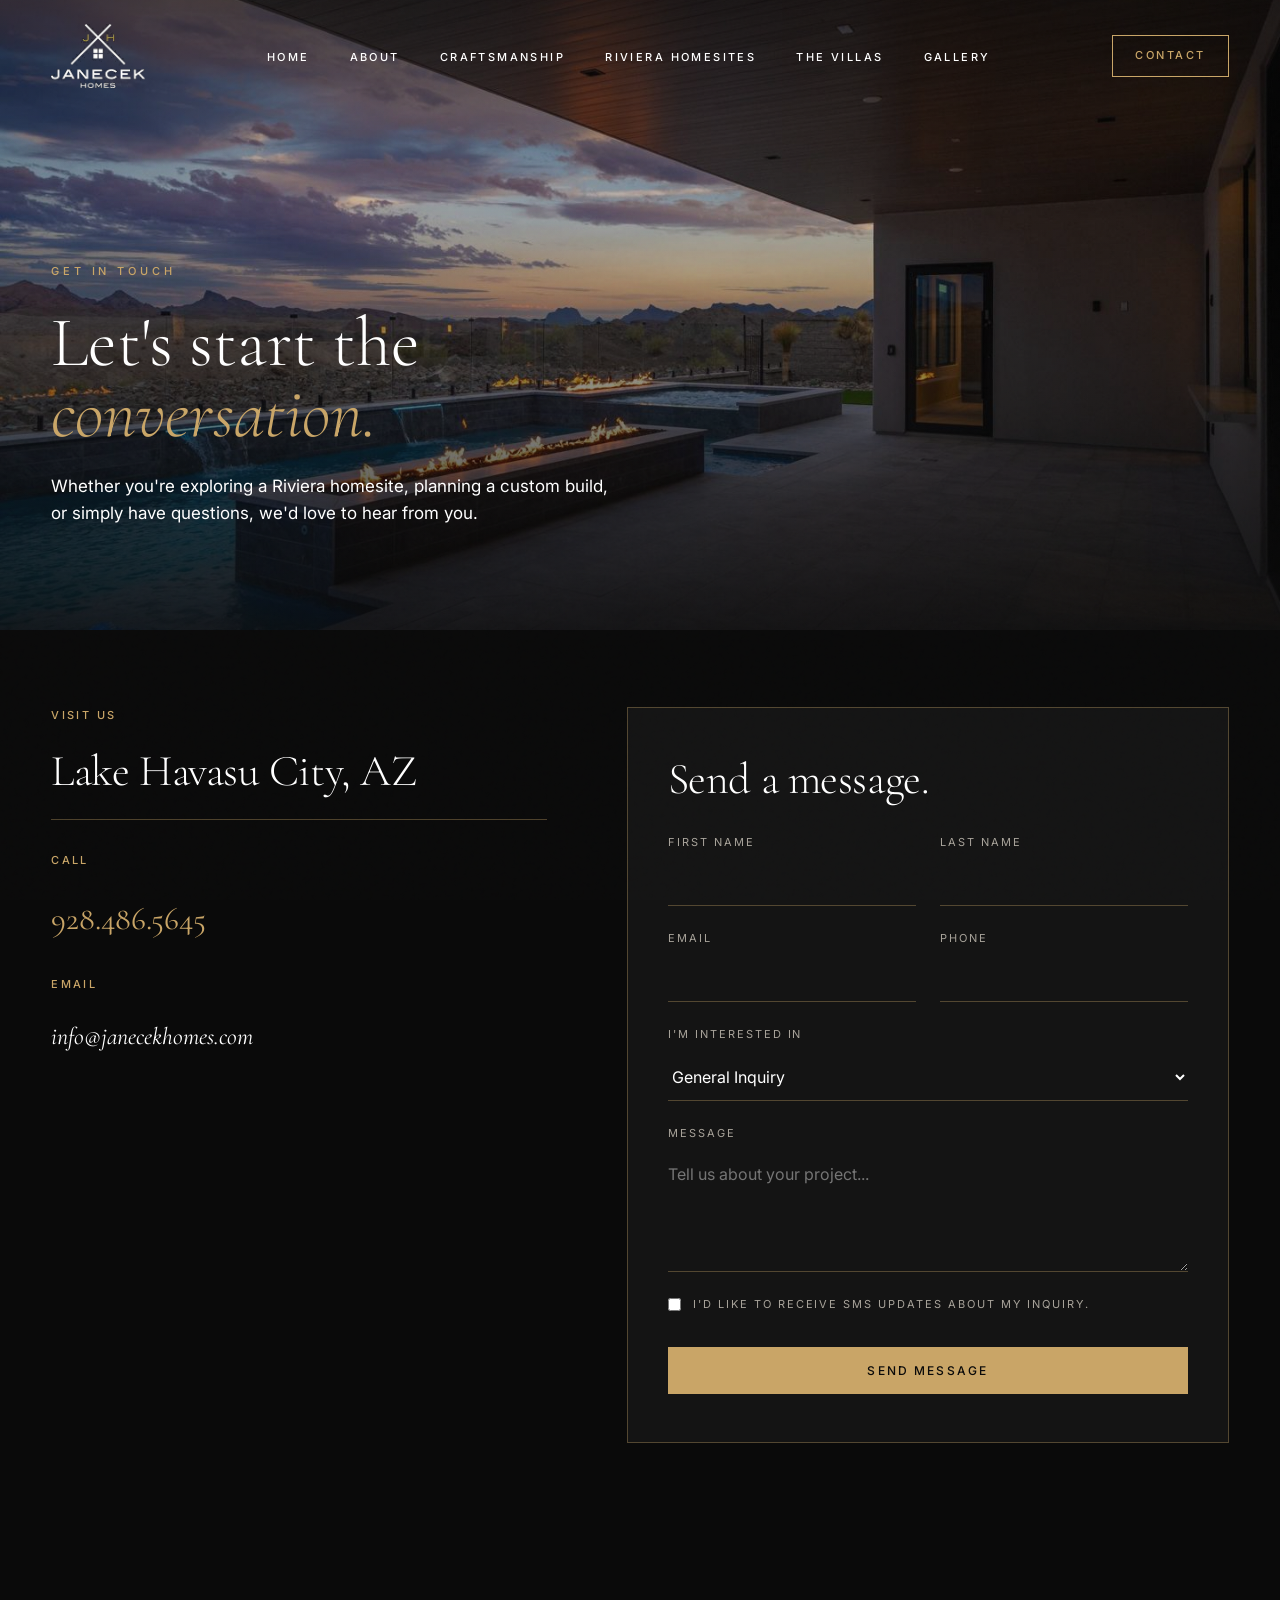
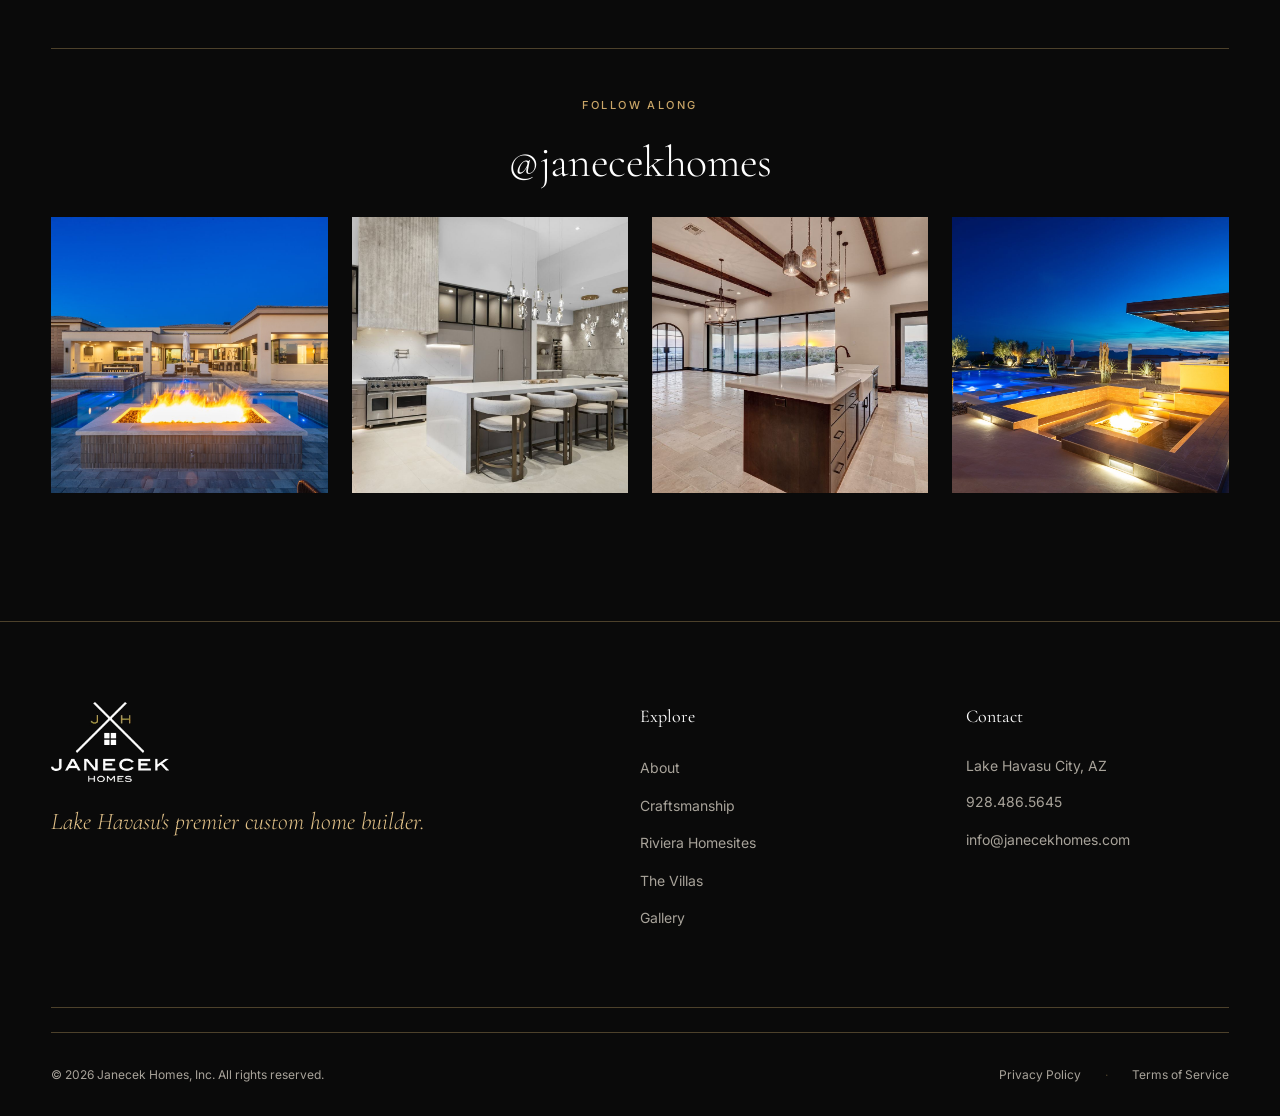
<file: contact.html>
<!DOCTYPE html>
<html lang="en">
<head>
<meta charset="UTF-8">
<meta name="viewport" content="width=device-width, initial-scale=1.0">
<title>Contact | Janecek Homes</title>
  <meta name="description" content="Get in touch with Janecek Homes to start your custom home in Lake Havasu City. Call, email, or send a message about Riviera homesites and The Villas.">
  <link rel="canonical" href="https://www.janecekhomes.com/contact">
  <link rel="icon" href="favicon.ico?v=2" sizes="any">
  <link rel="icon" type="image/png" sizes="32x32" href="favicon-32x32.png?v=2">
  <link rel="icon" type="image/png" sizes="16x16" href="favicon-16x16.png?v=2">
  <link rel="icon" type="image/png" sizes="192x192" href="favicon-192x192.png?v=2">
  <link rel="apple-touch-icon" href="apple-touch-icon.png?v=2">
  <meta property="og:type" content="website">
  <meta property="og:site_name" content="Janecek Homes">
  <meta property="og:title" content="Contact | Janecek Homes">
  <meta property="og:description" content="Get in touch with Janecek Homes to start your custom home in Lake Havasu City. Call, email, or send a message about Riviera homesites and The Villas.">
  <meta property="og:url" content="https://www.janecekhomes.com/contact">
  <meta property="og:image" content="https://www.janecekhomes.com/og-image.jpg">
  <meta property="og:image:width" content="1200">
  <meta property="og:image:height" content="630">
  <meta name="twitter:card" content="summary_large_image">
  <meta name="twitter:title" content="Contact | Janecek Homes">
  <meta name="twitter:description" content="Get in touch with Janecek Homes to start your custom home in Lake Havasu City. Call, email, or send a message about Riviera homesites and The Villas.">
  <meta name="twitter:image" content="https://www.janecekhomes.com/og-image.jpg">
  <script type="application/ld+json">
{
  "@context": "https://schema.org",
  "@type": "GeneralContractor",
  "name": "Janecek Homes",
  "alternateName": "Janecek Homes, Inc.",
  "url": "https://www.janecekhomes.com/",
  "logo": "https://www.janecekhomes.com/logo.png",
  "image": "https://www.janecekhomes.com/og-image.jpg",
  "telephone": "+1-928-486-5645",
  "email": "info@janecekhomes.com",
  "priceRange": "$$$",
  "geo": { "@type": "GeoCoordinates", "latitude": 34.4839, "longitude": -114.3225 },
  "description": "Lake Havasu City's premier custom home builder for over 30 years, building luxury custom homes at Riviera Lake Havasu and The Villas at the Foothills.",
  "address": {
    "@type": "PostalAddress",
    "addressLocality": "Lake Havasu City",
    "addressRegion": "AZ",
    "addressCountry": "US"
  },
  "areaServed": {
    "@type": "City",
    "name": "Lake Havasu City"
  },
  "sameAs": [
    "https://www.facebook.com/JanecekHomes",
    "https://www.instagram.com/janecekhomes/"
  ]
}
</script>

<link rel="preconnect" href="https://fonts.googleapis.com">
<link rel="preconnect" href="https://fonts.gstatic.com" crossorigin>
<link href="https://fonts.googleapis.com/css2?family=Cormorant+Garamond:ital,wght@0,300;0,400;0,500;1,300;1,400&family=Inter:wght@300;400;500;600&display=swap" rel="stylesheet">
<link rel="stylesheet" href="css/styles.css">
</head>
<body>

<nav class="nav scrolled">
  <a href="/" class="nav-logo"><img src="images/logo-white.png" alt="Janecek Homes"></a>
  <ul class="nav-links">
    <li><a href="/">Home</a></li>
    <li><a href="/about">About</a></li>
    <li><a href="/craftsmanship">Craftsmanship</a></li>
    <li><a href="/riviera">Riviera Homesites</a></li>
    <li><a href="/villas">The Villas</a></li>
    <li><a href="/gallery">Gallery</a></li>
  </ul>
  <a href="/contact" class="nav-cta">Contact</a>
  <button class="nav-toggle" aria-label="Menu">
    <svg width="28" height="20" viewBox="0 0 28 20"><line x1="0" y1="2" x2="28" y2="2" stroke="currentColor" stroke-width="1.5"/><line x1="0" y1="10" x2="28" y2="10" stroke="currentColor" stroke-width="1.5"/><line x1="0" y1="18" x2="28" y2="18" stroke="currentColor" stroke-width="1.5"/></svg>
  </button>
</nav>

<div class="mobile-menu">
  <a href="/">Home</a><a href="/about">About</a><a href="/craftsmanship">Craftsmanship</a><a href="/riviera">Riviera Homesites</a><a href="/villas">The Villas</a><a href="/gallery">Gallery</a><a href="/contact">Contact</a>
</div>

<section class="jh-page-header">
  <div class="jh-page-header-bg">
    <img src="images/contact-hero.jpg" alt="Custom Janecek home patio at sunset with fire features, pool, and desert mountain views">
  </div>
  <div class="jh-page-header-content">
    <div class="jh-page-header-eyebrow">Get in Touch</div>
    <h1>Let's start the<br><em>conversation.</em></h1>
    <p class="jh-page-header-sub">Whether you're exploring a Riviera homesite, planning a custom build, or simply have questions, we'd love to hear from you.</p>
  </div>
</section>

<section class="section-tight">
  <div class="container">
    <div class="grid-2" style="align-items: start; gap: 5rem;">
      <div>
        <div class="eyebrow mb-3">Visit Us</div>
        <h3 class="display display-md mb-3">Lake Havasu City, AZ</h3>
        <div class="hairline mb-4"></div>

        <div class="eyebrow mb-3">Call</div>
        <a href="tel:9284865645" style="font-family: var(--font-display); font-size: 2rem; color: var(--gold); display: block; margin-bottom: 2rem;">928.486.5645</a>

        <div class="eyebrow mb-3">Email</div>
        <a href="mailto:info@janecekhomes.com" style="font-family: var(--font-display); font-size: 1.5rem; color: var(--cream); display: block; margin-bottom: 2rem; font-style: italic;">info@janecekhomes.com</a>
      </div>

      <div style="background: var(--charcoal); padding: 3rem 2.5rem; border: 1px solid var(--line);">
        <h3 class="display display-md mb-4">Send a message.</h3>
        <form class="form-grid">
          <div class="form-field">
            <label for="firstName">First Name</label>
            <input type="text" id="firstName" name="firstName" required>
          </div>
          <div class="form-field">
            <label for="lastName">Last Name</label>
            <input type="text" id="lastName" name="lastName" required>
          </div>
          <div class="form-field">
            <label for="email">Email</label>
            <input type="email" id="email" name="email" required>
          </div>
          <div class="form-field">
            <label for="phone">Phone</label>
            <input type="tel" id="phone" name="phone">
          </div>
          <div class="form-field full">
            <label for="interest">I'm Interested In</label>
            <select id="interest" name="interest">
              <option>General Inquiry</option>
              <option>Riviera Homesite</option>
              <option>A Custom Build</option>
              <option>The Villas at the Foothills</option>
              <option>Custom Build</option>
              <option>Other</option>
            </select>
          </div>
          <div class="form-field full">
            <label for="message">Message</label>
            <textarea id="message" name="message" placeholder="Tell us about your project..."></textarea>
          </div>
          <div class="form-field full">
            <label class="checkbox-row">
              <input type="checkbox" name="sms"> I'd like to receive SMS updates about my inquiry.
            </label>
          </div>
          <div class="form-field full">
            <button type="submit" class="btn btn-gold" style="width: 100%; justify-content: center;">Send Message</button>
          </div>
        </form>
      </div>
    </div>
  </div>
</section>

<section class="section">
  <div class="container">
    <div class="hairline mb-6"></div>
    <div class="text-center">
      <div class="eyebrow mb-3">Follow Along</div>
      <a href="https://www.instagram.com/janecekhomes/" target="_blank" rel="noopener" style="display:inline-block; text-decoration:none; color:inherit;"><h3 class="display display-md mb-4">@janecekhomes</h3></a>
      <div class="grid-4">
        <div class="img-frame img-square"><a href="https://www.instagram.com/janecekhomes/" target="_blank" rel="noopener" style="display:block;width:100%;height:100%;"><img loading="lazy" decoding="async" src="images/portfolio-1.jpg" alt="Custom home exterior at twilight by Janecek Homes"></a></div>
        <div class="img-frame img-square"><a href="https://www.instagram.com/janecekhomes/" target="_blank" rel="noopener" style="display:block;width:100%;height:100%;"><img loading="lazy" decoding="async" src="images/craft-kitchen-1.jpg" alt="Custom kitchen with a marble waterfall island"></a></div>
        <div class="img-frame img-square"><a href="https://www.instagram.com/janecekhomes/" target="_blank" rel="noopener" style="display:block;width:100%;height:100%;"><img loading="lazy" decoding="async" src="images/villas-g-feature.jpg" alt="Great room and kitchen opening to the desert sunset through a wall of glass"></a></div>
        <div class="img-frame img-square"><a href="https://www.instagram.com/janecekhomes/" target="_blank" rel="noopener" style="display:block;width:100%;height:100%;"><img loading="lazy" decoding="async" src="images/craft-living-2.jpg" alt="Sunken fire pit lounge and pool at twilight"></a></div>
      </div>
    </div>
  </div>
</section>

<footer class="footer">
  <div class="container">
    <div class="footer-grid">
      <div>
        <a href="/" class="nav-logo" style="display: block; height: 80px; margin-bottom: 1.5rem;"><img src="images/logo-white.png" alt="Janecek Homes" style="height: 100%; width: auto;"></a>
        <p class="footer-tagline"><em>Lake Havasu's premier custom home builder.</em></p>
      </div>
      <div>
        <h4>Explore</h4>
        <ul><li><a href="/about">About</a></li><li><a href="/craftsmanship">Craftsmanship</a></li><li><a href="/riviera">Riviera Homesites</a></li><li><a href="/villas">The Villas</a></li><li><a href="/gallery">Gallery</a></li></ul>
      </div>
      <div>
        <h4>Contact</h4>
        <ul>
          <li class="stone-text" style="font-size: 0.875rem;">Lake Havasu City, AZ</li>
          <li><a href="tel:9284865645">928.486.5645</a></li>
          <li><a href="mailto:info@janecekhomes.com">info@janecekhomes.com</a></li>
        </ul>
      </div>
    </div>
    <div class="hairline mb-3"></div>
    <div class="footer-bottom">
      <span>© 2026 Janecek Homes, Inc. All rights reserved.</span>
      <span class="footer-legal-links">
        <a href="/privacy">Privacy Policy</a>
        <span class="footer-legal-sep">·</span>
        <a href="/terms">Terms of Service</a>
      </span>
    </div>
  </div>
</footer>

<div class="mobile-cta">
  <a href="tel:9284865645" class="btn btn-outline">Call</a>
  <a href="/contact" class="btn btn-gold">Contact</a>
</div>

<script src="js/main.js"></script>
</body>
</html>
</file>
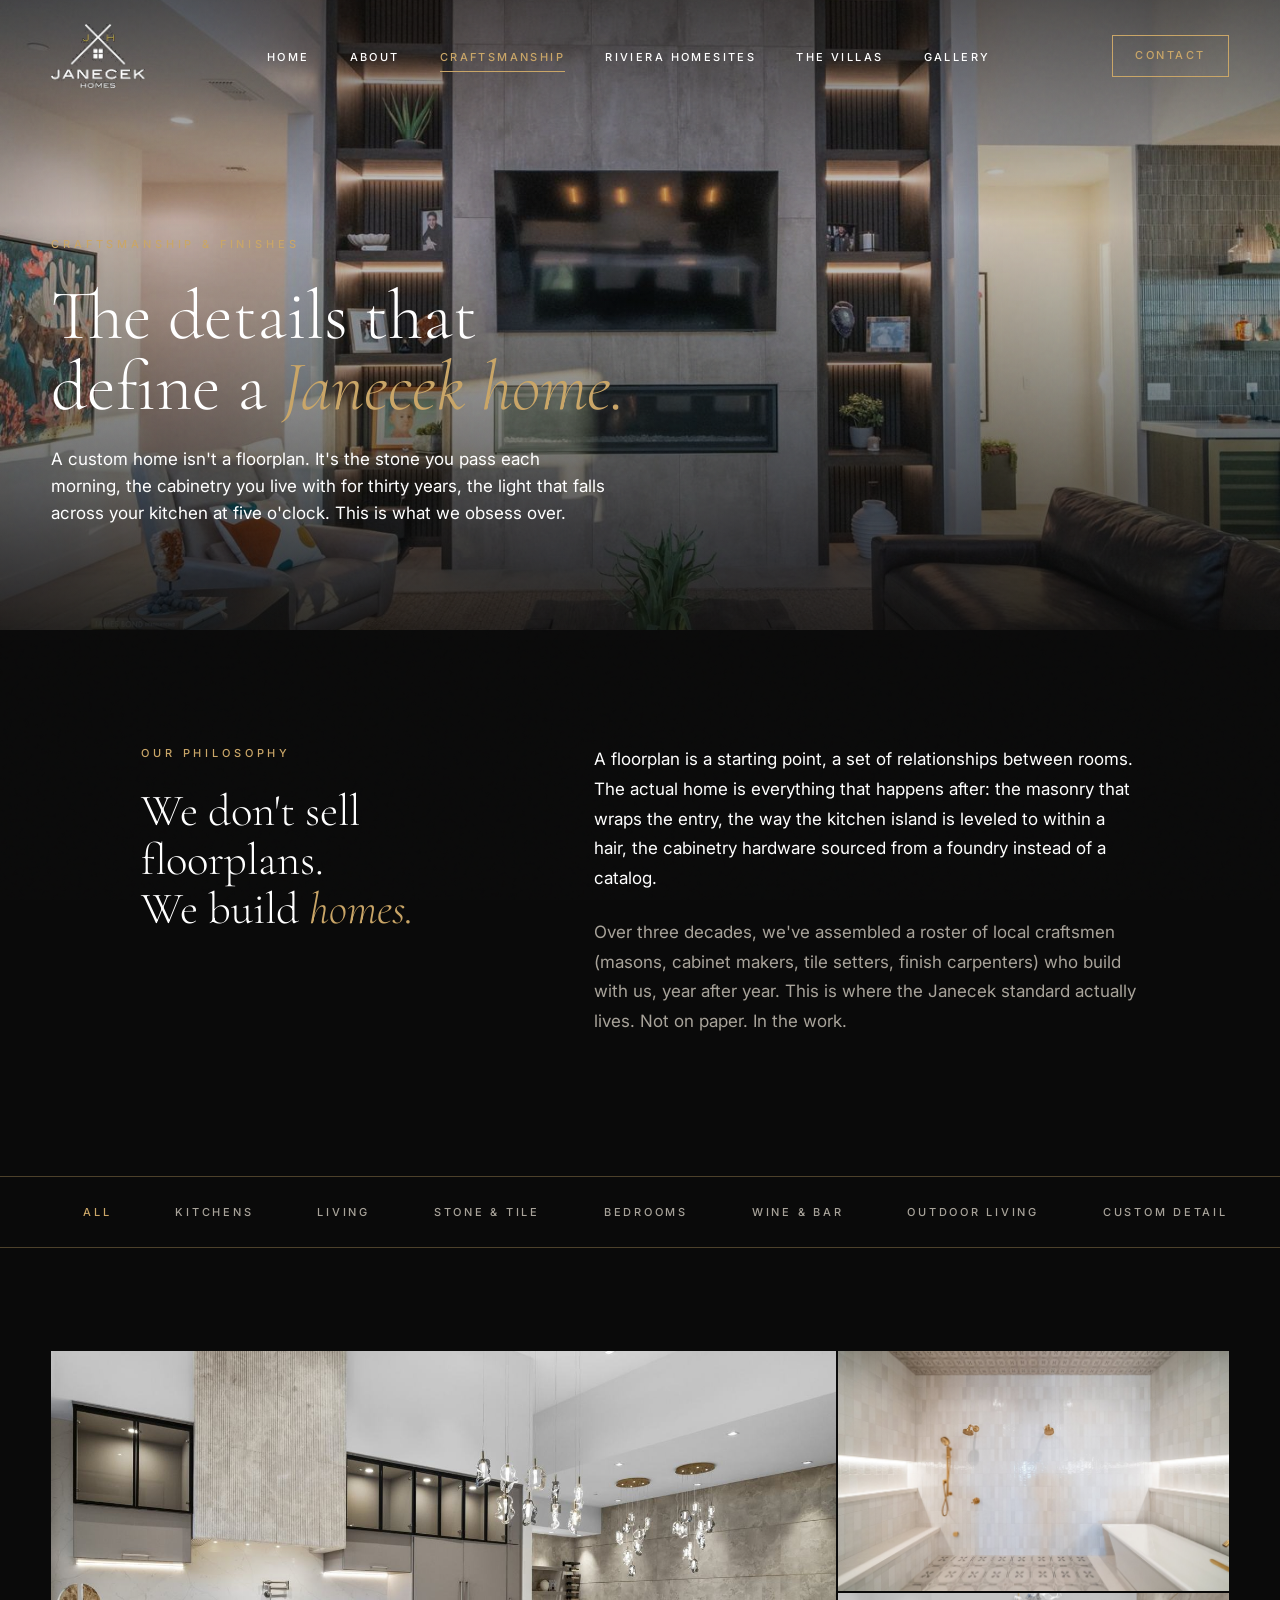
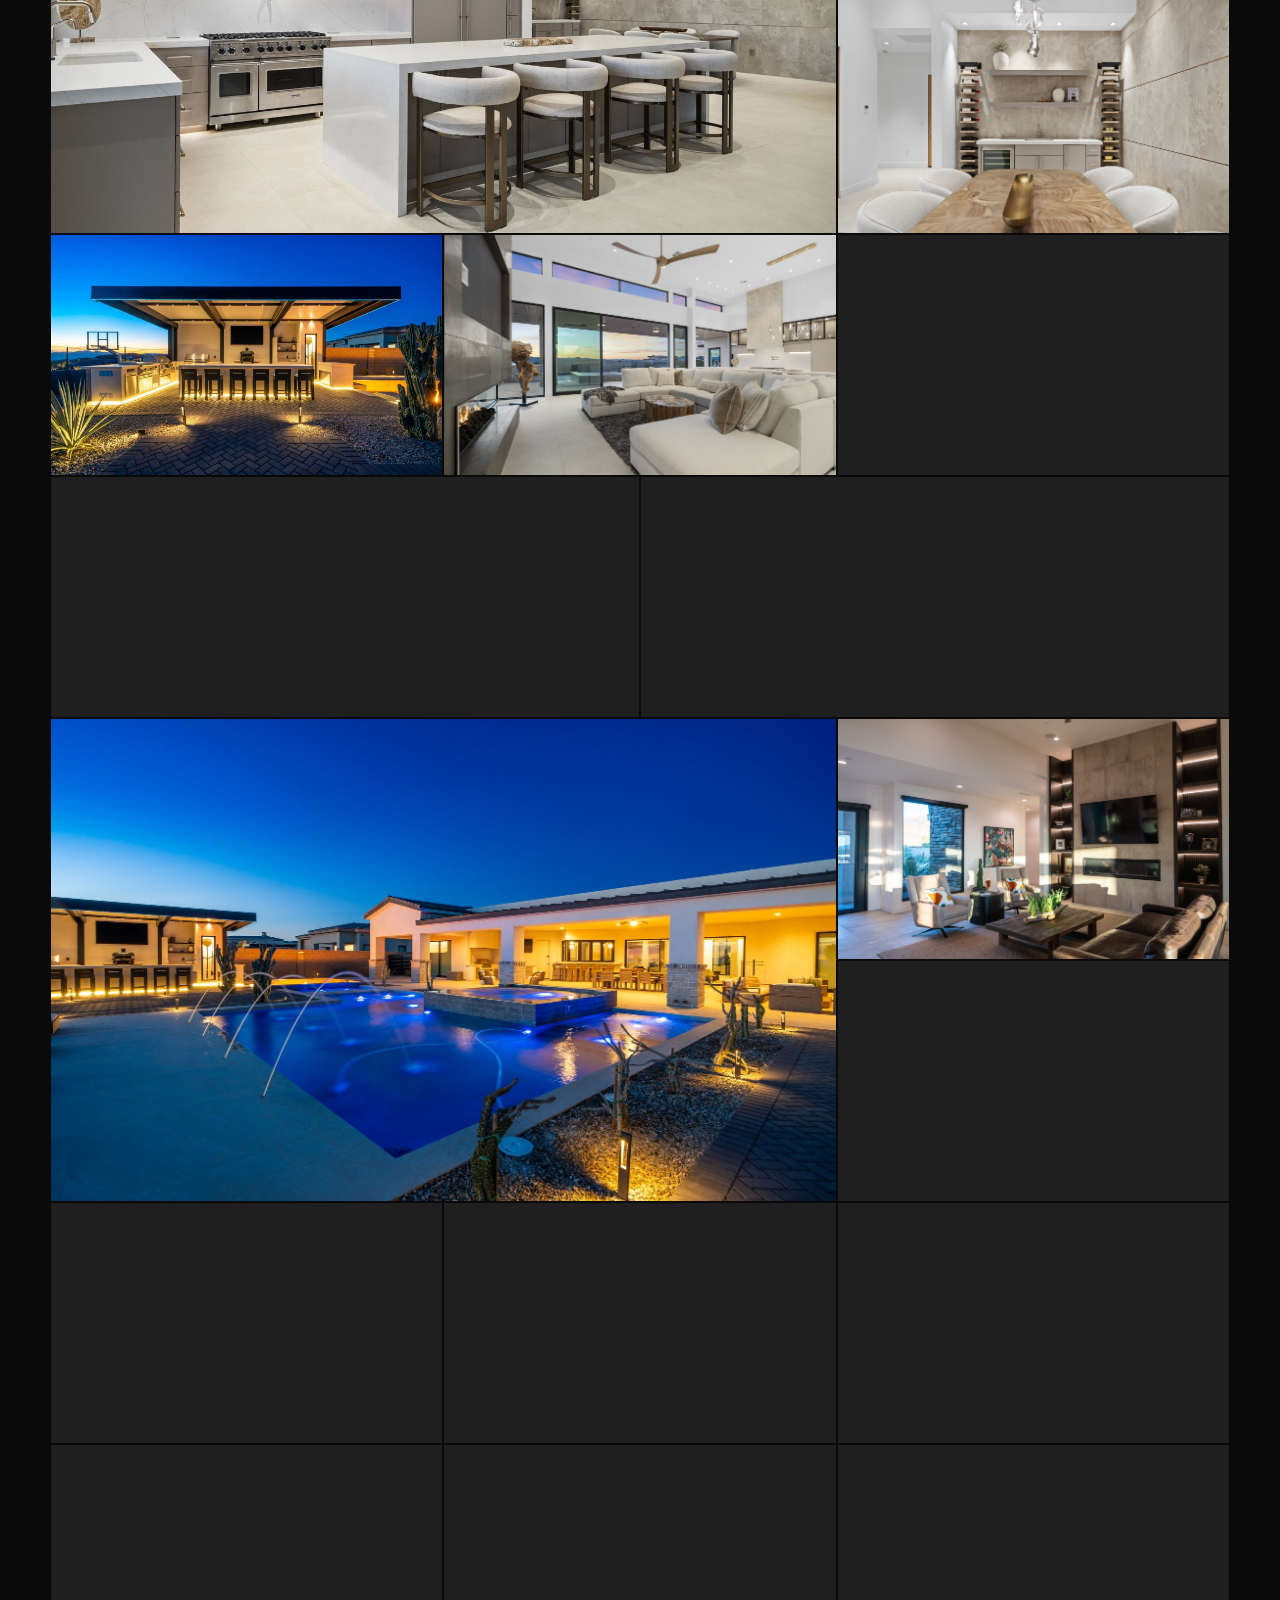
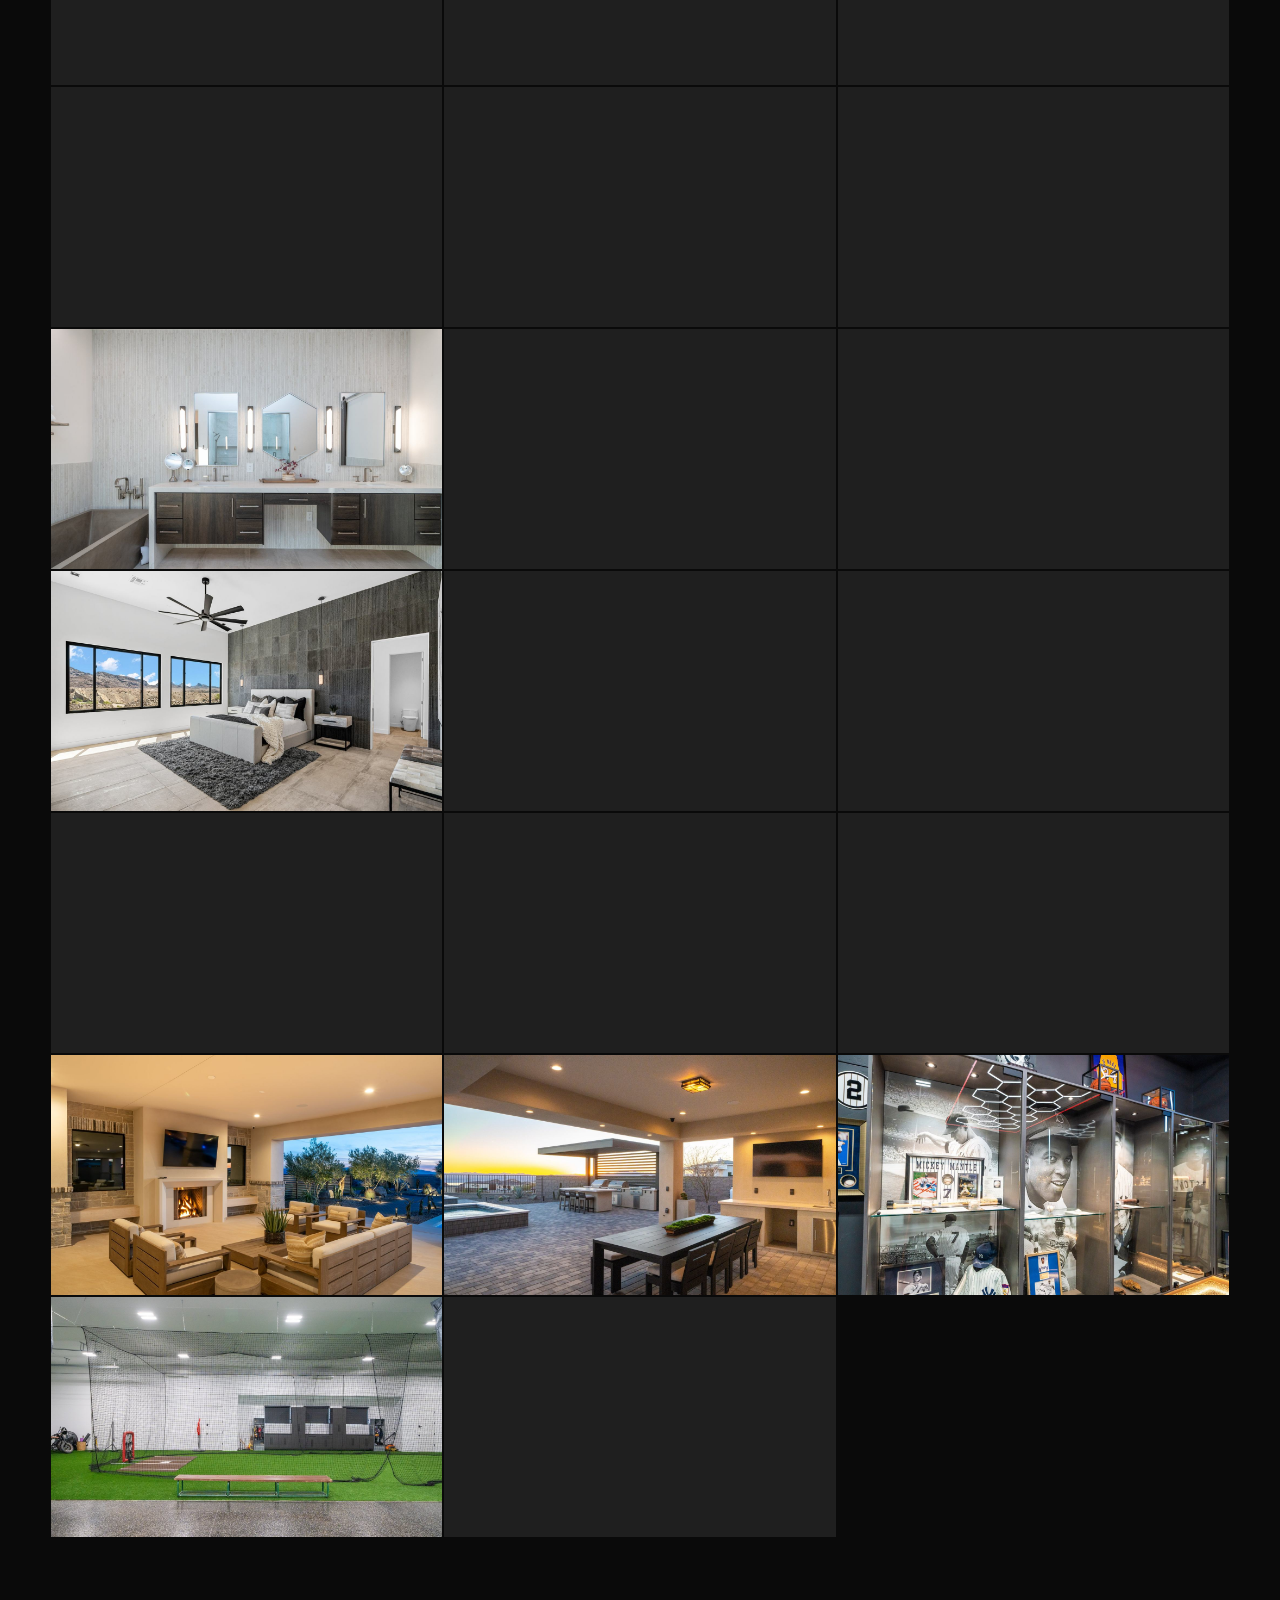
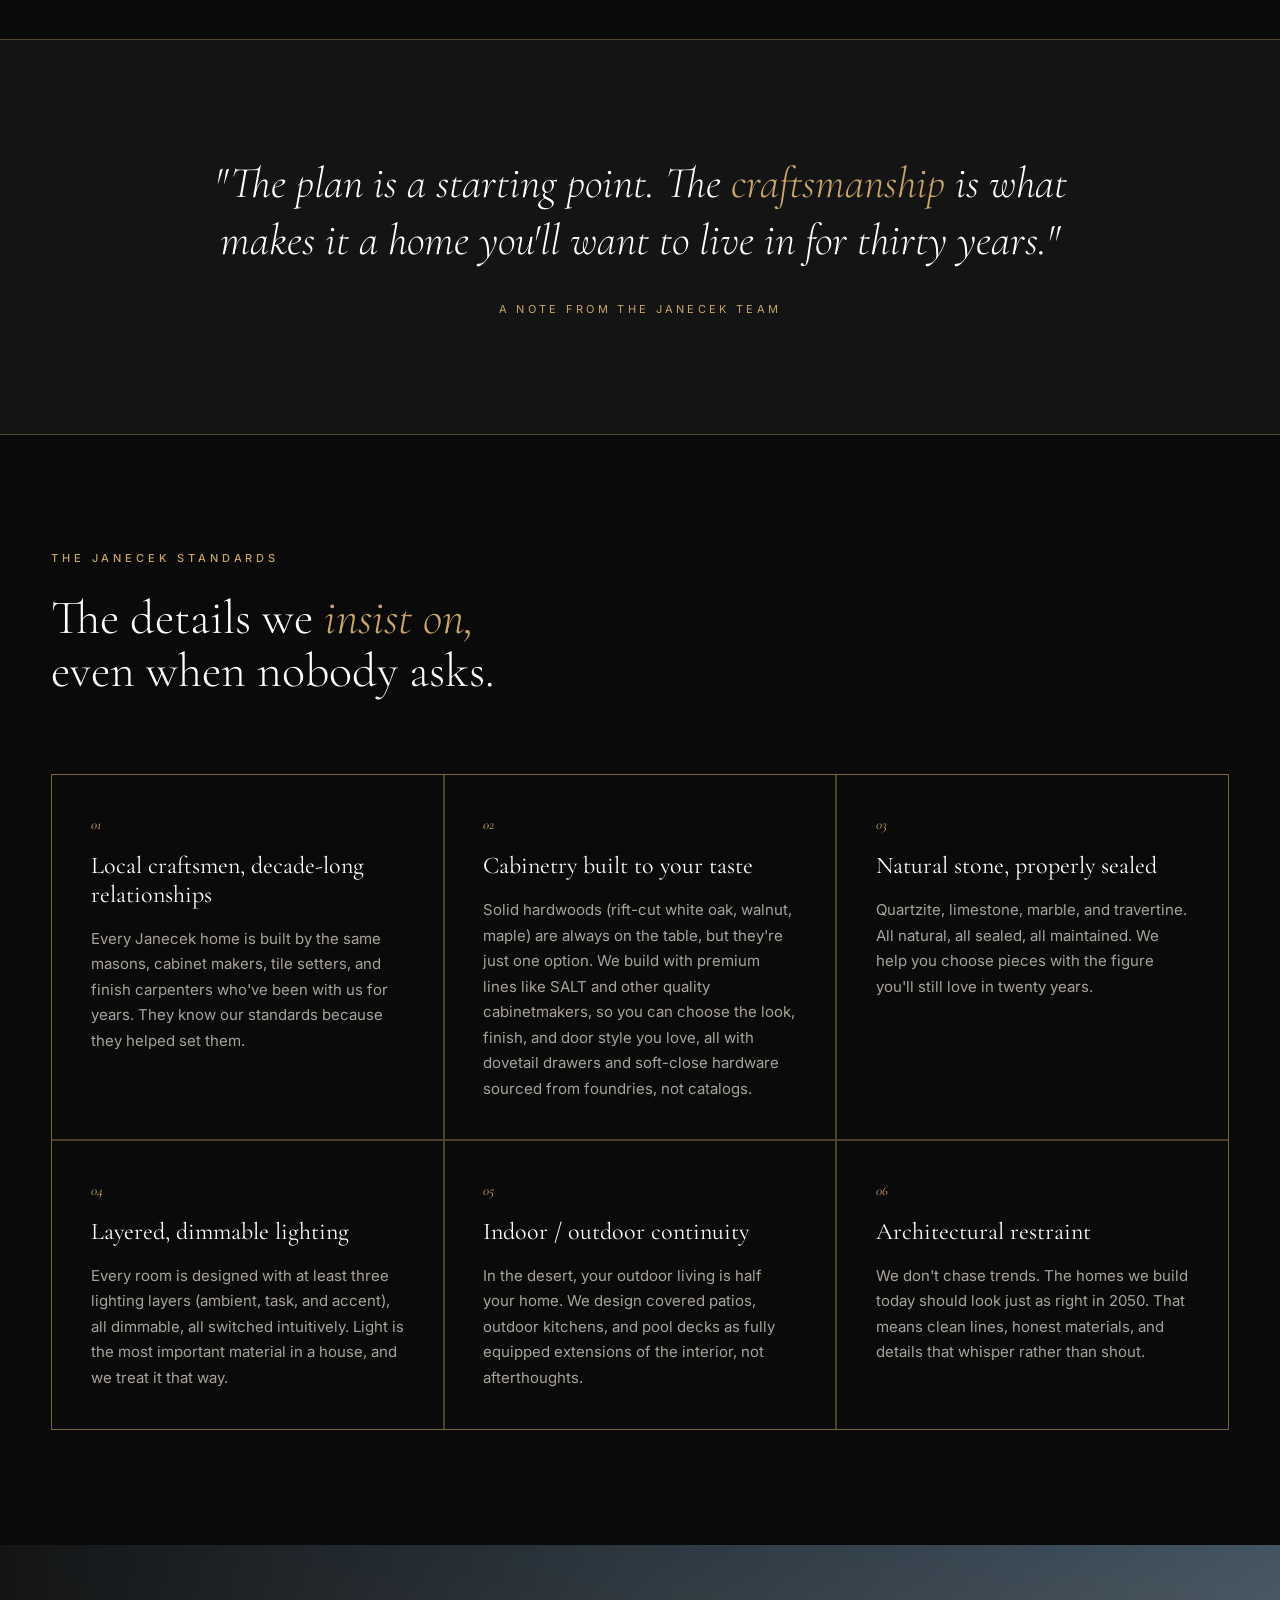
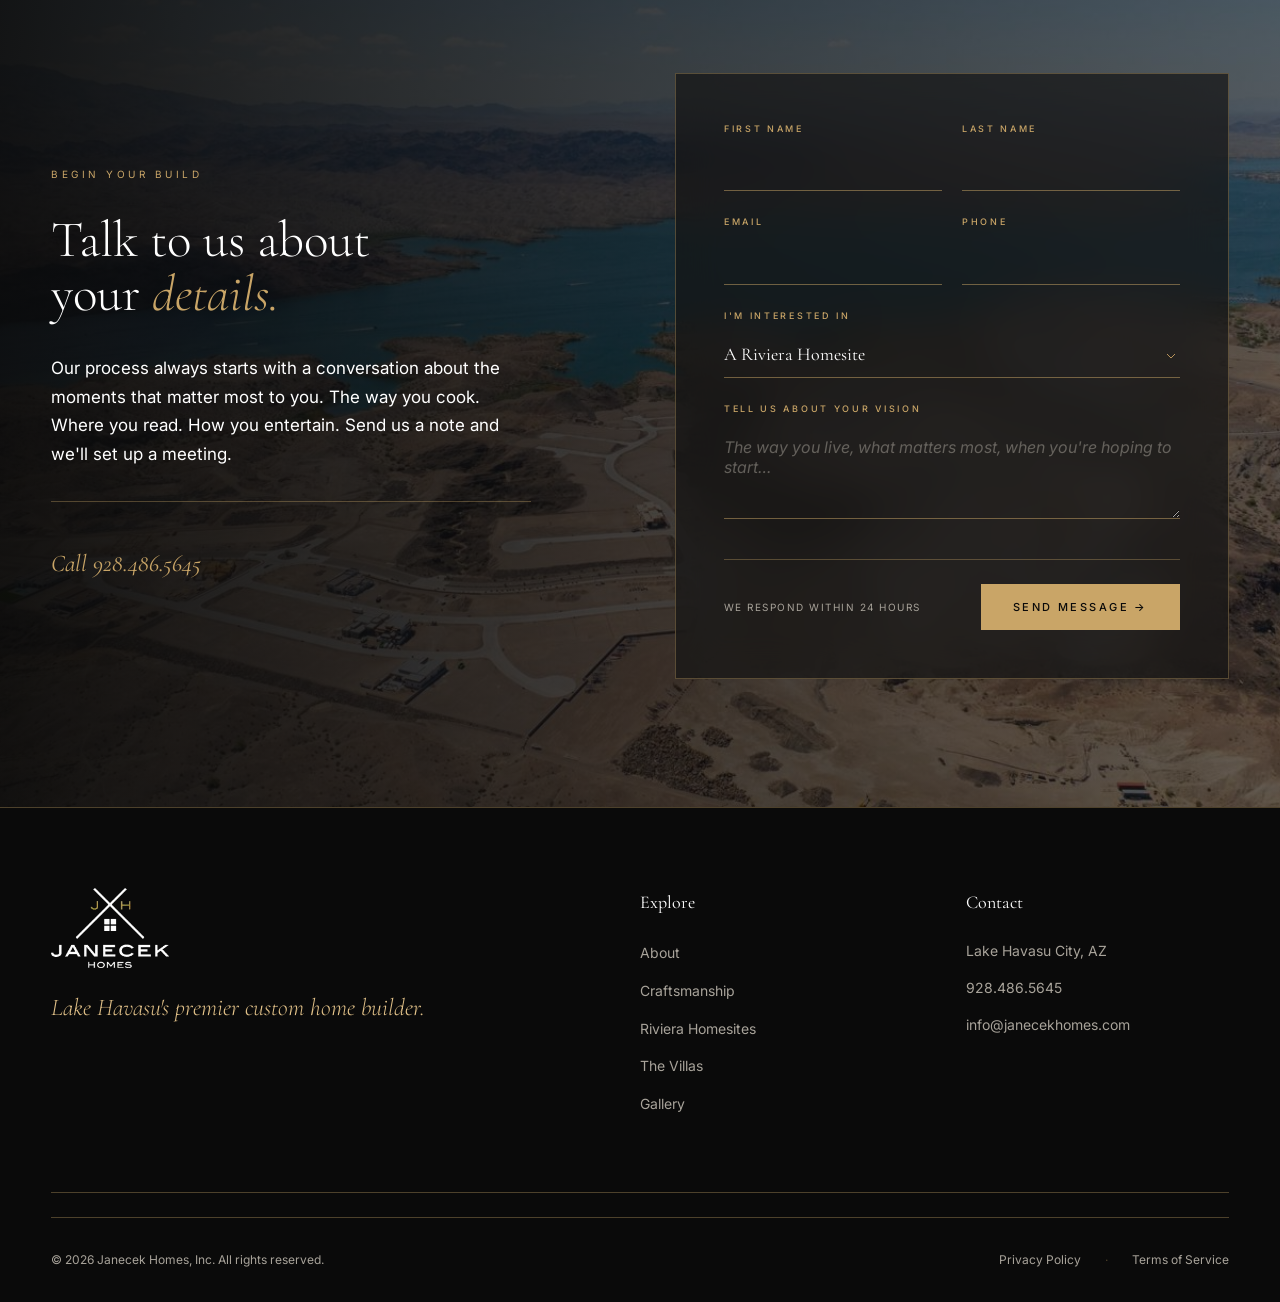
<file: craftsmanship.html>
<!DOCTYPE html>
<html lang="en">
<head>
<meta charset="UTF-8">
<meta name="viewport" content="width=device-width, initial-scale=1.0">
<title>Craftsmanship & Finishes | Janecek Homes</title>
  <link rel="canonical" href="https://www.janecekhomes.com/craftsmanship">
  <link rel="icon" href="favicon.ico?v=2" sizes="any">
  <link rel="icon" type="image/png" sizes="32x32" href="favicon-32x32.png?v=2">
  <link rel="icon" type="image/png" sizes="16x16" href="favicon-16x16.png?v=2">
  <link rel="icon" type="image/png" sizes="192x192" href="favicon-192x192.png?v=2">
  <link rel="apple-touch-icon" href="apple-touch-icon.png?v=2">
  <meta property="og:type" content="website">
  <meta property="og:site_name" content="Janecek Homes">
  <meta property="og:title" content="Craftsmanship &amp; Finishes | Janecek Homes">
  <meta property="og:description" content="The details that define a Janecek home: stone work, custom cabinetry, finishes, lighting, and the architectural moments that distinguish a true custom build.">
  <meta property="og:url" content="https://www.janecekhomes.com/craftsmanship">
  <meta property="og:image" content="https://www.janecekhomes.com/og-image.jpg">
  <meta property="og:image:width" content="1200">
  <meta property="og:image:height" content="630">
  <meta name="twitter:card" content="summary_large_image">
  <meta name="twitter:title" content="Craftsmanship &amp; Finishes | Janecek Homes">
  <meta name="twitter:description" content="The details that define a Janecek home: stone work, custom cabinetry, finishes, lighting, and the architectural moments that distinguish a true custom build.">
  <meta name="twitter:image" content="https://www.janecekhomes.com/og-image.jpg">
  <script type="application/ld+json">
{
  "@context": "https://schema.org",
  "@type": "GeneralContractor",
  "name": "Janecek Homes",
  "alternateName": "Janecek Homes, Inc.",
  "url": "https://www.janecekhomes.com/",
  "logo": "https://www.janecekhomes.com/logo.png",
  "image": "https://www.janecekhomes.com/og-image.jpg",
  "telephone": "+1-928-486-5645",
  "email": "info@janecekhomes.com",
  "priceRange": "$$$",
  "geo": { "@type": "GeoCoordinates", "latitude": 34.4839, "longitude": -114.3225 },
  "description": "Lake Havasu City's premier custom home builder for over 30 years, building luxury custom homes at Riviera Lake Havasu and The Villas at the Foothills.",
  "address": {
    "@type": "PostalAddress",
    "addressLocality": "Lake Havasu City",
    "addressRegion": "AZ",
    "addressCountry": "US"
  },
  "areaServed": {
    "@type": "City",
    "name": "Lake Havasu City"
  },
  "sameAs": [
    "https://www.facebook.com/JanecekHomes",
    "https://www.instagram.com/janecekhomes/"
  ]
}
</script>

<meta name="description" content="The details that define a Janecek home: stone work, custom cabinetry, finishes, lighting, and the architectural moments that distinguish a true custom build.">
<link rel="preconnect" href="https://fonts.googleapis.com">
<link rel="preconnect" href="https://fonts.gstatic.com" crossorigin>
<link href="https://fonts.googleapis.com/css2?family=Cormorant+Garamond:ital,wght@0,300;0,400;0,500;1,300;1,400&family=Inter:wght@300;400;500;600&display=swap" rel="stylesheet">
<link rel="stylesheet" href="css/styles.css">
<style>
/* CRAFTSMANSHIP page-specific layout */

.jh-craft-intro {
  padding: clamp(5rem, 9vw, 8rem) 0;
  background: var(--black);
}
.jh-craft-intro-inner {
  max-width: 1100px;
  margin: 0 auto;
  padding: 0 clamp(1.5rem, 4vw, 4rem);
  display: grid;
  grid-template-columns: 1fr 1.4fr;
  gap: clamp(2.5rem, 5vw, 5rem);
  align-items: start;
}
.jh-craft-intro-eyebrow {
  font-size: 11px;
  font-weight: 500;
  letter-spacing: 0.35em;
  text-transform: uppercase;
  color: var(--gold);
  margin-bottom: 1.5rem;
}
.jh-craft-intro h2 {
  font-family: var(--font-display);
  font-weight: 300;
  font-size: clamp(1.75rem, 3.5vw, 3rem);
  line-height: 1.1;
  color: #fff;
}
.jh-craft-intro h2 em {
  color: var(--gold);
  font-style: italic;
}
.jh-craft-intro p {
  font-size: 1.0625rem;
  line-height: 1.75;
  color: #fff;
  margin-bottom: 1.5rem;
}
.jh-craft-intro p.secondary {
  color: var(--stone);
}

/* Category filter bar */
.jh-craft-filters {
  display: flex;
  gap: 0;
  border-top: 1px solid var(--line);
  border-bottom: 1px solid var(--line);
  margin: 0;
  overflow-x: auto;
  -webkit-overflow-scrolling: touch;
  background: var(--black);
}
.jh-craft-filters-inner {
  max-width: 1440px;
  margin: 0 auto;
  padding: 0 clamp(1.5rem, 4vw, 4rem);
  display: flex;
  gap: 0;
  width: 100%;
}
.jh-craft-filter {
  background: transparent;
  border: none;
  color: var(--stone);
  padding: 1.75rem 2rem;
  font-family: var(--font-body);
  font-size: 11px;
  font-weight: 500;
  letter-spacing: 0.25em;
  text-transform: uppercase;
  cursor: pointer;
  position: relative;
  transition: color 350ms ease;
  white-space: nowrap;
}
.jh-craft-filter:hover {
  color: var(--cream);
}
.jh-craft-filter.active {
  color: var(--gold);
}
.jh-craft-filter.active::after {
  content: '';
  position: absolute;
  bottom: -1px;
  left: 0;
  right: 0;
  height: 1px;
  background: var(--gold);
}

/* The gallery itself - editorial mosaic */
.jh-craft-gallery {
  padding: clamp(4rem, 8vw, 7rem) 0;
  background: var(--black);
}
.jh-craft-gallery-inner {
  max-width: 1440px;
  margin: 0 auto;
  padding: 0 clamp(1.5rem, 4vw, 4rem);
}

/* Editorial mosaic - robust row-based rhythm that always tessellates */
.jh-craft-mosaic {
  display: grid;
  grid-template-columns: repeat(6, 1fr);
  grid-auto-rows: 240px;
  grid-auto-flow: row dense;
  gap: 2px;
}
.jh-craft-tile {
  position: relative;
  overflow: hidden;
  background: var(--graphite);
  cursor: pointer;
  transition: transform 600ms cubic-bezier(0.4, 0, 0.2, 1);
}
.jh-craft-tile img {
  width: 100%;
  height: 100%;
  object-fit: cover;
  transition: transform 1.5s cubic-bezier(0.4, 0, 0.2, 1);
}
.jh-craft-tile:hover img {
  transform: scale(1.04);
}
.jh-craft-tile-meta {
  position: absolute;
  inset: 0;
  background: linear-gradient(180deg, transparent 55%, rgba(10,10,10,0.92) 100%);
  display: flex;
  flex-direction: column;
  justify-content: flex-end;
  padding: 1.5rem;
  opacity: 0;
  transition: opacity 400ms ease;
  pointer-events: none;
}
.jh-craft-tile:hover .jh-craft-tile-meta {
  opacity: 1;
}
.jh-craft-tile-cat {
  font-size: 9px;
  letter-spacing: 0.3em;
  text-transform: uppercase;
  color: var(--gold);
  margin-bottom: 0.5rem;
}
.jh-craft-tile-title {
  font-family: var(--font-display);
  font-size: 1.125rem;
  font-style: italic;
  color: #fff;
  line-height: 1.2;
}

/* Tessellating size rhythm.
   Row block A (rows 1-2): a span-4x2 hero + two stacked 2x1 = full 6 cols.
   Row block B (row 3):     three 2x1 tiles = full 6 cols.
   Row block C (rows 4-5):  two stacked 2x1 + span-4x2 feature = full 6 cols.
   Pattern repeats; every row is completely filled. */
.jh-craft-tile.t-hero  { grid-column: span 4; grid-row: span 2; }
.jh-craft-tile.t-stack { grid-column: span 2; grid-row: span 1; }
.jh-craft-tile.t-third { grid-column: span 2; grid-row: span 1; }
.jh-craft-tile.t-wide  { grid-column: span 3; grid-row: span 1; }

/* When a single category is filtered, survivors reflow as uniform tiles (no gaps) */
.jh-craft-mosaic.is-filtered .jh-craft-tile { grid-column: span 2 !important; grid-row: span 1 !important; }

/* Pull-quote interrupting the gallery */
.jh-craft-pullquote {
  padding: clamp(5rem, 9vw, 8rem) 0;
  background: var(--charcoal);
  border-top: 1px solid var(--line);
  border-bottom: 1px solid var(--line);
}
.jh-craft-pullquote-inner {
  max-width: 1000px;
  margin: 0 auto;
  padding: 0 clamp(1.5rem, 4vw, 4rem);
  text-align: center;
}
.jh-craft-pullquote p {
  font-family: var(--font-display);
  font-style: italic;
  font-weight: 300;
  font-size: clamp(1.5rem, 3.5vw, 2.75rem);
  line-height: 1.3;
  color: #fff;
  margin-bottom: 2rem;
}
.jh-craft-pullquote p em {
  color: var(--gold);
}
.jh-craft-pullquote .attribution {
  font-size: 11px;
  letter-spacing: 0.3em;
  text-transform: uppercase;
  color: var(--gold);
}

/* Specs strip - what we use, what we don't */
.jh-craft-specs {
  padding: clamp(5rem, 9vw, 8rem) 0;
  background: var(--black);
}
.jh-craft-specs-inner {
  max-width: 1440px;
  margin: 0 auto;
  padding: 0 clamp(1.5rem, 4vw, 4rem);
}
.jh-craft-specs-head {
  max-width: 720px;
  margin-bottom: clamp(3rem, 6vw, 5rem);
}
.jh-craft-specs-head h2 {
  font-family: var(--font-display);
  font-weight: 300;
  font-size: clamp(2rem, 4vw, 3rem);
  line-height: 1.1;
  color: #fff;
  margin-bottom: 1.5rem;
}
.jh-craft-specs-head h2 em {
  color: var(--gold);
  font-style: italic;
}
.jh-craft-specs-grid {
  display: grid;
  grid-template-columns: repeat(3, 1fr);
  gap: 2px;
  background: var(--line);
  border: 1px solid var(--line);
}
.jh-craft-spec {
  background: var(--black);
  padding: clamp(2rem, 3vw, 2.5rem);
}
.jh-craft-spec-num {
  font-family: var(--font-display);
  font-style: italic;
  font-size: 0.875rem;
  color: var(--gold);
  margin-bottom: 1rem;
}
.jh-craft-spec h4 {
  font-family: var(--font-display);
  font-weight: 400;
  font-size: 1.5rem;
  color: #fff;
  margin-bottom: 1rem;
  line-height: 1.2;
}
.jh-craft-spec p {
  font-size: 0.9375rem;
  line-height: 1.7;
  color: var(--stone);
}

/* RESPONSIVE */
@media (max-width: 1024px) {
  .jh-craft-intro-inner { grid-template-columns: 1fr; }
  .jh-craft-mosaic { grid-template-columns: repeat(4, 1fr); grid-auto-rows: 220px; }
  .jh-craft-tile.t-hero  { grid-column: span 4; grid-row: span 2; }
  .jh-craft-tile.t-stack { grid-column: span 2; grid-row: span 1; }
  .jh-craft-tile.t-third { grid-column: span 2; grid-row: span 1; }
  .jh-craft-tile.t-wide  { grid-column: span 2; grid-row: span 1; }
  .jh-craft-specs-grid { grid-template-columns: 1fr 1fr; }
}
@media (max-width: 720px) {
  .jh-craft-mosaic { grid-template-columns: repeat(2, 1fr); grid-auto-rows: 180px; }
  .jh-craft-tile.t-hero  { grid-column: span 2; grid-row: span 2; }
  .jh-craft-tile.t-stack,
  .jh-craft-tile.t-third,
  .jh-craft-tile.t-wide  { grid-column: span 1; grid-row: span 1; }
  .jh-craft-specs-grid { grid-template-columns: 1fr; }
  .jh-craft-filter { padding: 1.25rem 1rem; font-size: 10px; letter-spacing: 0.18em; }
}
</style>
</head>
<body>

<nav class="nav scrolled">
  <a href="/" class="nav-logo"><img src="images/logo-white.png" alt="Janecek Homes"></a>
  <ul class="nav-links">
    <li><a href="/">Home</a></li>
    <li><a href="/about">About</a></li>
    <li><a href="/craftsmanship" class="active">Craftsmanship</a></li>
    <li><a href="/riviera">Riviera Homesites</a></li>
    <li><a href="/villas">The Villas</a></li>
    <li><a href="/gallery">Gallery</a></li>
  </ul>
  <a href="/contact" class="nav-cta">Contact</a>
  <button class="nav-toggle" aria-label="Menu">
    <svg width="28" height="20" viewBox="0 0 28 20"><line x1="0" y1="2" x2="28" y2="2" stroke="currentColor" stroke-width="1.5"/><line x1="0" y1="10" x2="28" y2="10" stroke="currentColor" stroke-width="1.5"/><line x1="0" y1="18" x2="28" y2="18" stroke="currentColor" stroke-width="1.5"/></svg>
  </button>
</nav>

<div class="mobile-menu">
  <a href="/">Home</a><a href="/about">About</a><a href="/craftsmanship">Craftsmanship</a><a href="/riviera">Riviera Homesites</a><a href="/villas">The Villas</a><a href="/gallery">Gallery</a><a href="/contact">Contact</a>
</div>

<!-- HEADER -->
<section class="jh-page-header">
  <div class="jh-page-header-bg">
    <img loading="lazy" decoding="async" src="images/home-craftsmanship.jpg" alt="Janecek craftsmanship, interior detail">
  </div>
  <div class="jh-page-header-content">
    <div class="jh-page-header-eyebrow">Craftsmanship &amp; Finishes</div>
    <h1>The details that<br>define a <em>Janecek home.</em></h1>
    <p class="jh-page-header-sub">A custom home isn't a floorplan. It's the stone you pass each morning, the cabinetry you live with for thirty years, the light that falls across your kitchen at five o'clock. This is what we obsess over.</p>
  </div>
</section>

<!-- INTRO -->
<section class="jh-craft-intro">
  <div class="jh-craft-intro-inner">
    <div class="reveal">
      <div class="jh-craft-intro-eyebrow">Our Philosophy</div>
      <h2>We don't sell floorplans.<br>We build <em>homes.</em></h2>
    </div>
    <div class="reveal">
      <p>A floorplan is a starting point, a set of relationships between rooms. The actual home is everything that happens after: the masonry that wraps the entry, the way the kitchen island is leveled to within a hair, the cabinetry hardware sourced from a foundry instead of a catalog.</p>
      <p class="secondary">Over three decades, we've assembled a roster of local craftsmen (masons, cabinet makers, tile setters, finish carpenters) who build with us, year after year. This is where the Janecek standard actually lives. Not on paper. In the work.</p>
    </div>
  </div>
</section>

<!-- FILTER BAR -->
<div class="jh-craft-filters">
  <div class="jh-craft-filters-inner">
    <button class="jh-craft-filter active" data-cat="all">All</button>
    <button class="jh-craft-filter" data-cat="kitchen">Kitchens</button>
    <button class="jh-craft-filter" data-cat="living">Living</button>
    <button class="jh-craft-filter" data-cat="stone">Stone &amp; Tile</button>
    <button class="jh-craft-filter" data-cat="bedroom">Bedrooms</button>
    <button class="jh-craft-filter" data-cat="cabinetry">Wine &amp; Bar</button>
    <button class="jh-craft-filter" data-cat="outdoor">Outdoor Living</button>
    <button class="jh-craft-filter" data-cat="detail">Custom Detail</button>
  </div>
</div>

<!-- GALLERY MOSAIC -->
<section class="jh-craft-gallery">
  <div class="jh-craft-gallery-inner">
    <div class="jh-craft-mosaic">

      <!-- Rows 1-2: hero + two stacked -->
      <div class="jh-craft-tile t-hero" data-cat="kitchen">
        <img loading="lazy" decoding="async" src="images/craft-kitchen-1.jpg" alt="Custom kitchen with a marble waterfall island, reeded stone hood, and sculptural crystal pendants">
        <div class="jh-craft-tile-meta">
          <div class="jh-craft-tile-cat">Kitchens</div>
          <div class="jh-craft-tile-title">Marble waterfall island and crystal pendants</div>
        </div>
      </div>
      <div class="jh-craft-tile t-stack" data-cat="stone">
        <img loading="lazy" decoding="async" src="images/craft-stone-1.jpg" alt="Walk-in double shower with patterned cement-tile floor and ceiling, zellige walls, and brushed-gold fixtures">
        <div class="jh-craft-tile-meta">
          <div class="jh-craft-tile-cat">Stone &amp; Tile</div>
          <div class="jh-craft-tile-title">Patterned cement tile, zellige &amp; brushed gold</div>
        </div>
      </div>
      <div class="jh-craft-tile t-stack" data-cat="cabinetry">
        <img loading="lazy" decoding="async" src="images/craft-wine-1.jpg" alt="Wine and tasting room with vertical bottle displays flanking a wet bar, floating stone shelves, and a sculptural chandelier">
        <div class="jh-craft-tile-meta">
          <div class="jh-craft-tile-cat">Wine &amp; Bar</div>
          <div class="jh-craft-tile-title">Wet bar with vertical wine displays</div>
        </div>
      </div>

      <!-- Row 3: three thirds -->
      <div class="jh-craft-tile t-third" data-cat="outdoor">
        <img loading="lazy" decoding="async" src="images/craft-outdoor-2.jpg" alt="Covered outdoor kitchen and bar at dusk under a cantilevered ramada with integrated lighting">
        <div class="jh-craft-tile-meta">
          <div class="jh-craft-tile-cat">Outdoor Living</div>
          <div class="jh-craft-tile-title">Covered outdoor kitchen and bar</div>
        </div>
      </div>
      <div class="jh-craft-tile t-third" data-cat="living">
        <img loading="lazy" decoding="async" src="images/craft-living-1.jpg" alt="Great room with a linear fireplace, vaulted ceiling, and sliding glass wall opening to a sunset desert view">
        <div class="jh-craft-tile-meta">
          <div class="jh-craft-tile-cat">Living</div>
          <div class="jh-craft-tile-title">Great room with disappearing glass wall</div>
        </div>
      </div>
      <div class="jh-craft-tile t-third" data-cat="bedroom">
        <img loading="lazy" decoding="async" src="images/craft-bedroom-1.jpg" alt="Primary suite with a linear fireplace, beamed vaulted ceiling, woven fiber art wall, and ensuite beyond">
        <div class="jh-craft-tile-meta">
          <div class="jh-craft-tile-cat">Bedrooms</div>
          <div class="jh-craft-tile-title">Primary suite with fireplace and beamed ceiling</div>
        </div>
      </div>

      <!-- Row 4: two wides -->
      <div class="jh-craft-tile t-wide" data-cat="kitchen">
        <img loading="lazy" decoding="async" src="images/craft-kitchen-2.jpg" alt="Kitchen with full-slab marble backsplash, dark wood cabinetry, and a dining nook framing a desert view">
        <div class="jh-craft-tile-meta">
          <div class="jh-craft-tile-cat">Kitchens</div>
          <div class="jh-craft-tile-title">Full-slab marble backsplash</div>
        </div>
      </div>
      <div class="jh-craft-tile t-wide" data-cat="outdoor">
        <img loading="lazy" decoding="async" src="images/craft-living-2.jpg" alt="Sunken outdoor fire-pit lounge at dusk beside a lit pool, with built-in bench seating and a desert view">
        <div class="jh-craft-tile-meta">
          <div class="jh-craft-tile-cat">Outdoor Living</div>
          <div class="jh-craft-tile-title">Sunken fire-pit lounge at blue hour</div>
        </div>
      </div>

      <!-- Rows 5-6: hero + two stacked -->
      <div class="jh-craft-tile t-hero" data-cat="outdoor">
        <img loading="lazy" decoding="async" src="images/craft-outdoor-1.jpg" alt="Backyard pool and spa at dusk with covered patio, outdoor kitchen, and desert landscape lighting">
        <div class="jh-craft-tile-meta">
          <div class="jh-craft-tile-cat">Outdoor Living</div>
          <div class="jh-craft-tile-title">Pool, spa, and ramada at blue hour</div>
        </div>
      </div>
      <div class="jh-craft-tile t-stack" data-cat="living">
        <img loading="lazy" decoding="async" src="images/craft-cabinetry-1.jpg" alt="Floor-to-ceiling dark wood built-ins flanking a concrete fireplace, with integrated LED-lit reveals">
        <div class="jh-craft-tile-meta">
          <div class="jh-craft-tile-cat">Living</div>
          <div class="jh-craft-tile-title">Floor-to-ceiling built-ins, LED-lit reveals</div>
        </div>
      </div>
      <div class="jh-craft-tile t-stack" data-cat="detail">
        <img loading="lazy" decoding="async" src="images/craft-detail-1.jpg" alt="Garage built out into a sports lounge with an indoor batting cage, memorabilia display, and game tables">
        <div class="jh-craft-tile-meta">
          <div class="jh-craft-tile-cat">Custom Detail</div>
          <div class="jh-craft-tile-title">Garage turned sports lounge &amp; batting cage</div>
        </div>
      </div>


      <!-- Additional work pulled from the portfolio -->
      <div class="jh-craft-tile t-third" data-cat="kitchen">
        <img loading="lazy" decoding="async" src="images/kit-sunset-island.jpg" alt="Waterfall island kitchen opening to a desert sunset">
        <div class="jh-craft-tile-meta">
          <div class="jh-craft-tile-cat">Kitchens</div>
          <div class="jh-craft-tile-title">Waterfall island kitchen opening to a desert sunset</div>
        </div>
      </div>
      <div class="jh-craft-tile t-third" data-cat="kitchen">
        <img loading="lazy" decoding="async" src="images/kit-white-oak-marble.jpg" alt="White oak cabinetry with a stone waterfall hood">
        <div class="jh-craft-tile-meta">
          <div class="jh-craft-tile-cat">Kitchens</div>
          <div class="jh-craft-tile-title">White oak cabinetry with a stone waterfall hood</div>
        </div>
      </div>
      <div class="jh-craft-tile t-third" data-cat="kitchen">
        <img loading="lazy" decoding="async" src="images/kit-brass-chef.jpg" alt="Chef kitchen with a pro range and brass pot filler">
        <div class="jh-craft-tile-meta">
          <div class="jh-craft-tile-cat">Kitchens</div>
          <div class="jh-craft-tile-title">Chef kitchen with a pro range and brass pot filler</div>
        </div>
      </div>
      <div class="jh-craft-tile t-third" data-cat="kitchen">
        <img loading="lazy" decoding="async" src="images/hav-kitchen-open.jpg" alt="Open kitchen with a marble slab backsplash">
        <div class="jh-craft-tile-meta">
          <div class="jh-craft-tile-cat">Kitchens</div>
          <div class="jh-craft-tile-title">Open kitchen with a marble slab backsplash</div>
        </div>
      </div>
      <div class="jh-craft-tile t-third" data-cat="living">
        <img loading="lazy" decoding="async" src="images/int-fireside-lounge.jpg" alt="Great room with a linear fireplace and glass walls">
        <div class="jh-craft-tile-meta">
          <div class="jh-craft-tile-cat">Living</div>
          <div class="jh-craft-tile-title">Great room with a linear fireplace and glass walls</div>
        </div>
      </div>
      <div class="jh-craft-tile t-third" data-cat="living">
        <img loading="lazy" decoding="async" src="images/int-great-room-kitchen.jpg" alt="Vaulted great room open to the kitchen">
        <div class="jh-craft-tile-meta">
          <div class="jh-craft-tile-cat">Living</div>
          <div class="jh-craft-tile-title">Vaulted great room open to the kitchen</div>
        </div>
      </div>
      <div class="jh-craft-tile t-third" data-cat="living">
        <img loading="lazy" decoding="async" src="images/int-gallery-hall.jpg" alt="Gallery hallway with woven pendants and framed art">
        <div class="jh-craft-tile-meta">
          <div class="jh-craft-tile-cat">Living</div>
          <div class="jh-craft-tile-title">Gallery hallway with woven pendants and framed art</div>
        </div>
      </div>
      <div class="jh-craft-tile t-third" data-cat="stone">
        <img loading="lazy" decoding="async" src="images/bath-marble-shower.jpg" alt="Marble walk-in shower with a lit stone niche">
        <div class="jh-craft-tile-meta">
          <div class="jh-craft-tile-cat">Stone &amp; Tile</div>
          <div class="jh-craft-tile-title">Marble walk-in shower with a lit stone niche</div>
        </div>
      </div>
      <div class="jh-craft-tile t-third" data-cat="stone">
        <img loading="lazy" decoding="async" src="images/bath-copper-niche.jpg" alt="Concrete-look shower with a lit copper penny-tile niche">
        <div class="jh-craft-tile-meta">
          <div class="jh-craft-tile-cat">Stone &amp; Tile</div>
          <div class="jh-craft-tile-title">Concrete-look shower with a lit copper penny-tile niche</div>
        </div>
      </div>
      <div class="jh-craft-tile t-third" data-cat="stone">
        <img loading="lazy" decoding="async" src="images/bath-fluted-vanity.jpg" alt="Fluted stone tile with floating wood vanities">
        <div class="jh-craft-tile-meta">
          <div class="jh-craft-tile-cat">Stone &amp; Tile</div>
          <div class="jh-craft-tile-title">Fluted stone tile with floating wood vanities</div>
        </div>
      </div>
      <div class="jh-craft-tile t-third" data-cat="stone">
        <img loading="lazy" decoding="async" src="images/bath-slate-shower.jpg" alt="Dark slate shower with textured tile detail">
        <div class="jh-craft-tile-meta">
          <div class="jh-craft-tile-cat">Stone &amp; Tile</div>
          <div class="jh-craft-tile-title">Dark slate shower with textured tile detail</div>
        </div>
      </div>
      <div class="jh-craft-tile t-third" data-cat="bedroom">
        <img loading="lazy" decoding="async" src="images/suite-fireplace-pool.jpg" alt="Primary suite with a fireplace and sliding glass to the pool">
        <div class="jh-craft-tile-meta">
          <div class="jh-craft-tile-cat">Bedrooms</div>
          <div class="jh-craft-tile-title">Primary suite with a fireplace and sliding glass to the pool</div>
        </div>
      </div>
      <div class="jh-craft-tile t-third" data-cat="bedroom">
        <img loading="lazy" decoding="async" src="images/hav-suite-bedroom-stone.jpg" alt="Primary suite with a textured stone accent wall">
        <div class="jh-craft-tile-meta">
          <div class="jh-craft-tile-cat">Bedrooms</div>
          <div class="jh-craft-tile-title">Primary suite with a textured stone accent wall</div>
        </div>
      </div>
      <div class="jh-craft-tile t-third" data-cat="bedroom">
        <img loading="lazy" decoding="async" src="images/suite-bedroom-mountain.jpg" alt="Bedroom framing panoramic desert mountain views">
        <div class="jh-craft-tile-meta">
          <div class="jh-craft-tile-cat">Bedrooms</div>
          <div class="jh-craft-tile-title">Bedroom framing panoramic desert mountain views</div>
        </div>
      </div>
      <div class="jh-craft-tile t-third" data-cat="cabinetry">
        <img loading="lazy" decoding="async" src="images/mc-bar-wide.jpg" alt="Home sports bar with backlit spirit shelving">
        <div class="jh-craft-tile-meta">
          <div class="jh-craft-tile-cat">Wine &amp; Bar</div>
          <div class="jh-craft-tile-title">Home sports bar with backlit spirit shelving</div>
        </div>
      </div>
      <div class="jh-craft-tile t-third" data-cat="cabinetry">
        <img loading="lazy" decoding="async" src="images/mc-bar-shelves.jpg" alt="Backlit floating shelves with a curated whiskey collection">
        <div class="jh-craft-tile-meta">
          <div class="jh-craft-tile-cat">Wine &amp; Bar</div>
          <div class="jh-craft-tile-title">Backlit floating shelves with a curated whiskey collection</div>
        </div>
      </div>
      <div class="jh-craft-tile t-third" data-cat="outdoor">
        <img loading="lazy" decoding="async" src="images/od-spa-sunset.jpg" alt="Raised spa with fire features over a desert sunset">
        <div class="jh-craft-tile-meta">
          <div class="jh-craft-tile-cat">Outdoor Living</div>
          <div class="jh-craft-tile-title">Raised spa with fire features over a desert sunset</div>
        </div>
      </div>
      <div class="jh-craft-tile t-third" data-cat="outdoor">
        <img loading="lazy" decoding="async" src="images/od-pool-steps.jpg" alt="Resort pool with floating stone step pads">
        <div class="jh-craft-tile-meta">
          <div class="jh-craft-tile-cat">Outdoor Living</div>
          <div class="jh-craft-tile-title">Resort pool with floating stone step pads</div>
        </div>
      </div>
      <div class="jh-craft-tile t-third" data-cat="outdoor">
        <img loading="lazy" decoding="async" src="images/hav-outdoor-living-fireplace.jpg" alt="Covered patio lounge with an outdoor fireplace">
        <div class="jh-craft-tile-meta">
          <div class="jh-craft-tile-cat">Outdoor Living</div>
          <div class="jh-craft-tile-title">Covered patio lounge with an outdoor fireplace</div>
        </div>
      </div>
      <div class="jh-craft-tile t-third" data-cat="outdoor">
        <img loading="lazy" decoding="async" src="images/od-patio-dining-sunset.jpg" alt="Covered outdoor dining and pergola kitchen at sunset">
        <div class="jh-craft-tile-meta">
          <div class="jh-craft-tile-cat">Outdoor Living</div>
          <div class="jh-craft-tile-title">Covered outdoor dining and pergola kitchen at sunset</div>
        </div>
      </div>
      <div class="jh-craft-tile t-third" data-cat="detail">
        <img loading="lazy" decoding="async" src="images/mc-display-cases.jpg" alt="Lit memorabilia display cases and framed jerseys">
        <div class="jh-craft-tile-meta">
          <div class="jh-craft-tile-cat">Custom Detail</div>
          <div class="jh-craft-tile-title">Lit memorabilia display cases and framed jerseys</div>
        </div>
      </div>
      <div class="jh-craft-tile t-third" data-cat="detail">
        <img loading="lazy" decoding="async" src="images/hav-mancave-cage-wide.jpg" alt="Private indoor batting cage on turf">
        <div class="jh-craft-tile-meta">
          <div class="jh-craft-tile-cat">Custom Detail</div>
          <div class="jh-craft-tile-title">Private indoor batting cage on turf</div>
        </div>
      </div>
      <div class="jh-craft-tile t-third" data-cat="detail">
        <img loading="lazy" decoding="async" src="images/int-baseball-bedroom.jpg" alt="Custom kids room with built-in memorabilia shelving">
        <div class="jh-craft-tile-meta">
          <div class="jh-craft-tile-cat">Custom Detail</div>
          <div class="jh-craft-tile-title">Custom kids room with built-in memorabilia shelving</div>
        </div>
      </div>

    </div>
  </div>
</section>

<!-- PULL QUOTE -->
<section class="jh-craft-pullquote">
  <div class="jh-craft-pullquote-inner reveal">
    <p>"The plan is a starting point. The <em>craftsmanship</em> is what makes it a home you'll want to live in for thirty years."</p>
    <div class="attribution">A Note From the Janecek Team</div>
  </div>
</section>

<!-- THE STANDARDS (replaces "specs" section - what we always do) -->
<section class="jh-craft-specs">
  <div class="jh-craft-specs-inner">
    <div class="jh-craft-specs-head reveal">
      <div class="jh-craft-intro-eyebrow">The Janecek Standards</div>
      <h2>The details we <em>insist on,</em><br>even when nobody asks.</h2>
    </div>
    <div class="jh-craft-specs-grid">

      <div class="jh-craft-spec reveal">
        <div class="jh-craft-spec-num">01</div>
        <h4>Local craftsmen, decade-long relationships</h4>
        <p>Every Janecek home is built by the same masons, cabinet makers, tile setters, and finish carpenters who've been with us for years. They know our standards because they helped set them.</p>
      </div>

      <div class="jh-craft-spec reveal">
        <div class="jh-craft-spec-num">02</div>
        <h4>Cabinetry built to your taste</h4>
        <p>Solid hardwoods (rift-cut white oak, walnut, maple) are always on the table, but they're just one option. We build with premium lines like SALT and other quality cabinetmakers, so you can choose the look, finish, and door style you love, all with dovetail drawers and soft-close hardware sourced from foundries, not catalogs.</p>
      </div>

      <div class="jh-craft-spec reveal">
        <div class="jh-craft-spec-num">03</div>
        <h4>Natural stone, properly sealed</h4>
        <p>Quartzite, limestone, marble, and travertine. All natural, all sealed, all maintained. We help you choose pieces with the figure you'll still love in twenty years.</p>
      </div>

      <div class="jh-craft-spec reveal">
        <div class="jh-craft-spec-num">04</div>
        <h4>Layered, dimmable lighting</h4>
        <p>Every room is designed with at least three lighting layers (ambient, task, and accent), all dimmable, all switched intuitively. Light is the most important material in a house, and we treat it that way.</p>
      </div>

      <div class="jh-craft-spec reveal">
        <div class="jh-craft-spec-num">05</div>
        <h4>Indoor / outdoor continuity</h4>
        <p>In the desert, your outdoor living is half your home. We design covered patios, outdoor kitchens, and pool decks as fully equipped extensions of the interior, not afterthoughts.</p>
      </div>

      <div class="jh-craft-spec reveal">
        <div class="jh-craft-spec-num">06</div>
        <h4>Architectural restraint</h4>
        <p>We don't chase trends. The homes we build today should look just as right in 2050. That means clean lines, honest materials, and details that whisper rather than shout.</p>
      </div>

    </div>
  </div>
</section>

<!-- CONTACT FORM -->
<section class="inline-form-section on-image">
  <div class="inline-form-bg">
    <img loading="lazy" decoding="async" src="images/begin-your-build-bg.jpg" alt="Aerial view of the Riviera development at Lake Havasu">
  </div>
  <div class="inline-form-wrap">
    <div class="inline-form-pitch reveal">
      <span class="label">Begin Your Build</span>
      <h3>Talk to us about<br>your <em>details.</em></h3>
      <p>Our process always starts with a conversation about the moments that matter most to you. The way you cook. Where you read. How you entertain. Send us a note and we'll set up a meeting.</p>
      <div class="inline-form-direct">
        <a href="tel:9284865645">Call 928.486.5645</a>
      </div>
    </div>
    <form class="inline-form reveal" onsubmit="event.preventDefault(); alert('Thank you. We will be in touch shortly.');">
      <div class="inline-form-field">
        <label for="cf-first">First Name</label>
        <input type="text" id="cf-first" required>
      </div>
      <div class="inline-form-field">
        <label for="cf-last">Last Name</label>
        <input type="text" id="cf-last" required>
      </div>
      <div class="inline-form-field">
        <label for="cf-email">Email</label>
        <input type="email" id="cf-email" required>
      </div>
      <div class="inline-form-field">
        <label for="cf-phone">Phone</label>
        <input type="tel" id="cf-phone">
      </div>
      <div class="inline-form-field full">
        <label for="cf-interest">I'm Interested In</label>
        <select id="cf-interest">
          <option>A Riviera Homesite</option>
          <option>A Villas Home</option>
          <option>A Custom Build</option>
          <option>General Inquiry</option>
        </select>
      </div>
      <div class="inline-form-field full">
        <label for="cf-msg">Tell Us About Your Vision</label>
        <textarea id="cf-msg" placeholder="The way you live, what matters most, when you're hoping to start…"></textarea>
      </div>
      <div class="inline-form-submit">
        <span class="fine-print">We respond within 24 hours</span>
        <button type="submit">Send Message →</button>
      </div>
    </form>
  </div>
</section>

<footer class="footer">
  <div class="container">
    <div class="footer-grid">
      <div>
        <a href="/" class="nav-logo" style="display: block; height: 80px; margin-bottom: 1.5rem;"><img src="images/logo-white.png" alt="Janecek Homes" style="height: 100%; width: auto;"></a>
        <p class="footer-tagline" style="margin-top: 1rem;"><em>Lake Havasu's premier custom home builder.</em></p>
      </div>
      <div>
        <h4>Explore</h4>
        <ul>
          <li><a href="/about">About</a></li>
          <li><a href="/craftsmanship">Craftsmanship</a></li>
          <li><a href="/riviera">Riviera Homesites</a></li>
          <li><a href="/villas">The Villas</a></li>
          <li><a href="/gallery">Gallery</a></li>
        </ul>
      </div>
      <div>
        <h4>Contact</h4>
        <ul>
          <li class="stone-text" style="font-size: 0.875rem;">Lake Havasu City, AZ</li>
          <li><a href="tel:9284865645">928.486.5645</a></li>
          <li><a href="mailto:info@janecekhomes.com">info@janecekhomes.com</a></li>
        </ul>
      </div>
    </div>
    <div class="hairline mb-3"></div>
    <div class="footer-bottom">
      <span>© 2026 Janecek Homes, Inc. All rights reserved.</span>
      <span class="footer-legal-links">
        <a href="/privacy">Privacy Policy</a>
        <span class="footer-legal-sep">·</span>
        <a href="/terms">Terms of Service</a>
      </span>
    </div>
  </div>
</footer>

<div class="mobile-cta">
  <a href="tel:9284865645" class="btn btn-outline">Call</a>
  <a href="/contact" class="btn btn-gold">Contact</a>
</div>

<script src="js/main.js"></script>
<script>
// Category filter
document.querySelectorAll('.jh-craft-filter').forEach(btn => {
  btn.addEventListener('click', () => {
    document.querySelectorAll('.jh-craft-filter').forEach(b => b.classList.remove('active'));
    btn.classList.add('active');
    const cat = btn.dataset.cat;
    const mosaic = document.querySelector('.jh-craft-mosaic');
    mosaic.classList.toggle('is-filtered', cat !== 'all');
    document.querySelectorAll('.jh-craft-tile').forEach(tile => {
      const matches = cat === 'all' || tile.dataset.cat === cat;
      tile.style.display = matches ? '' : 'none';
    });
  });
});
</script>
</body>
</html>
</file>
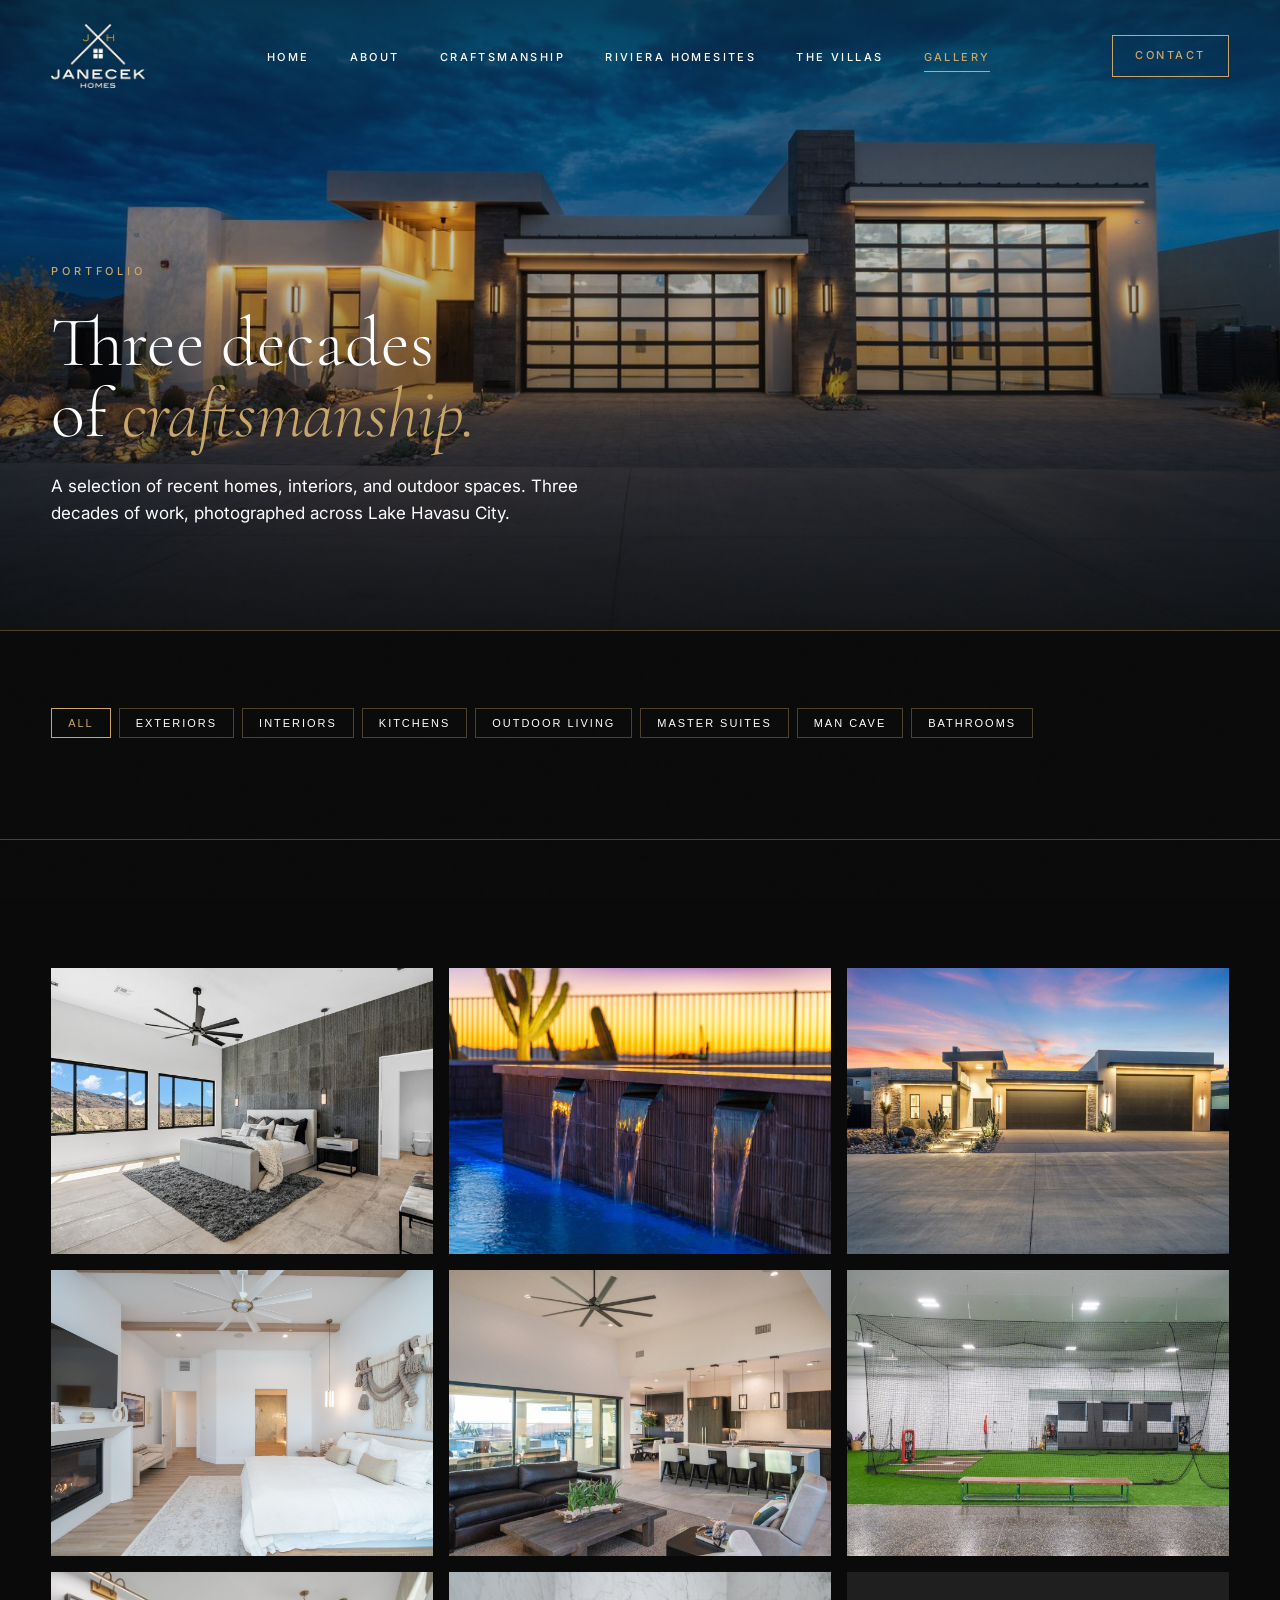
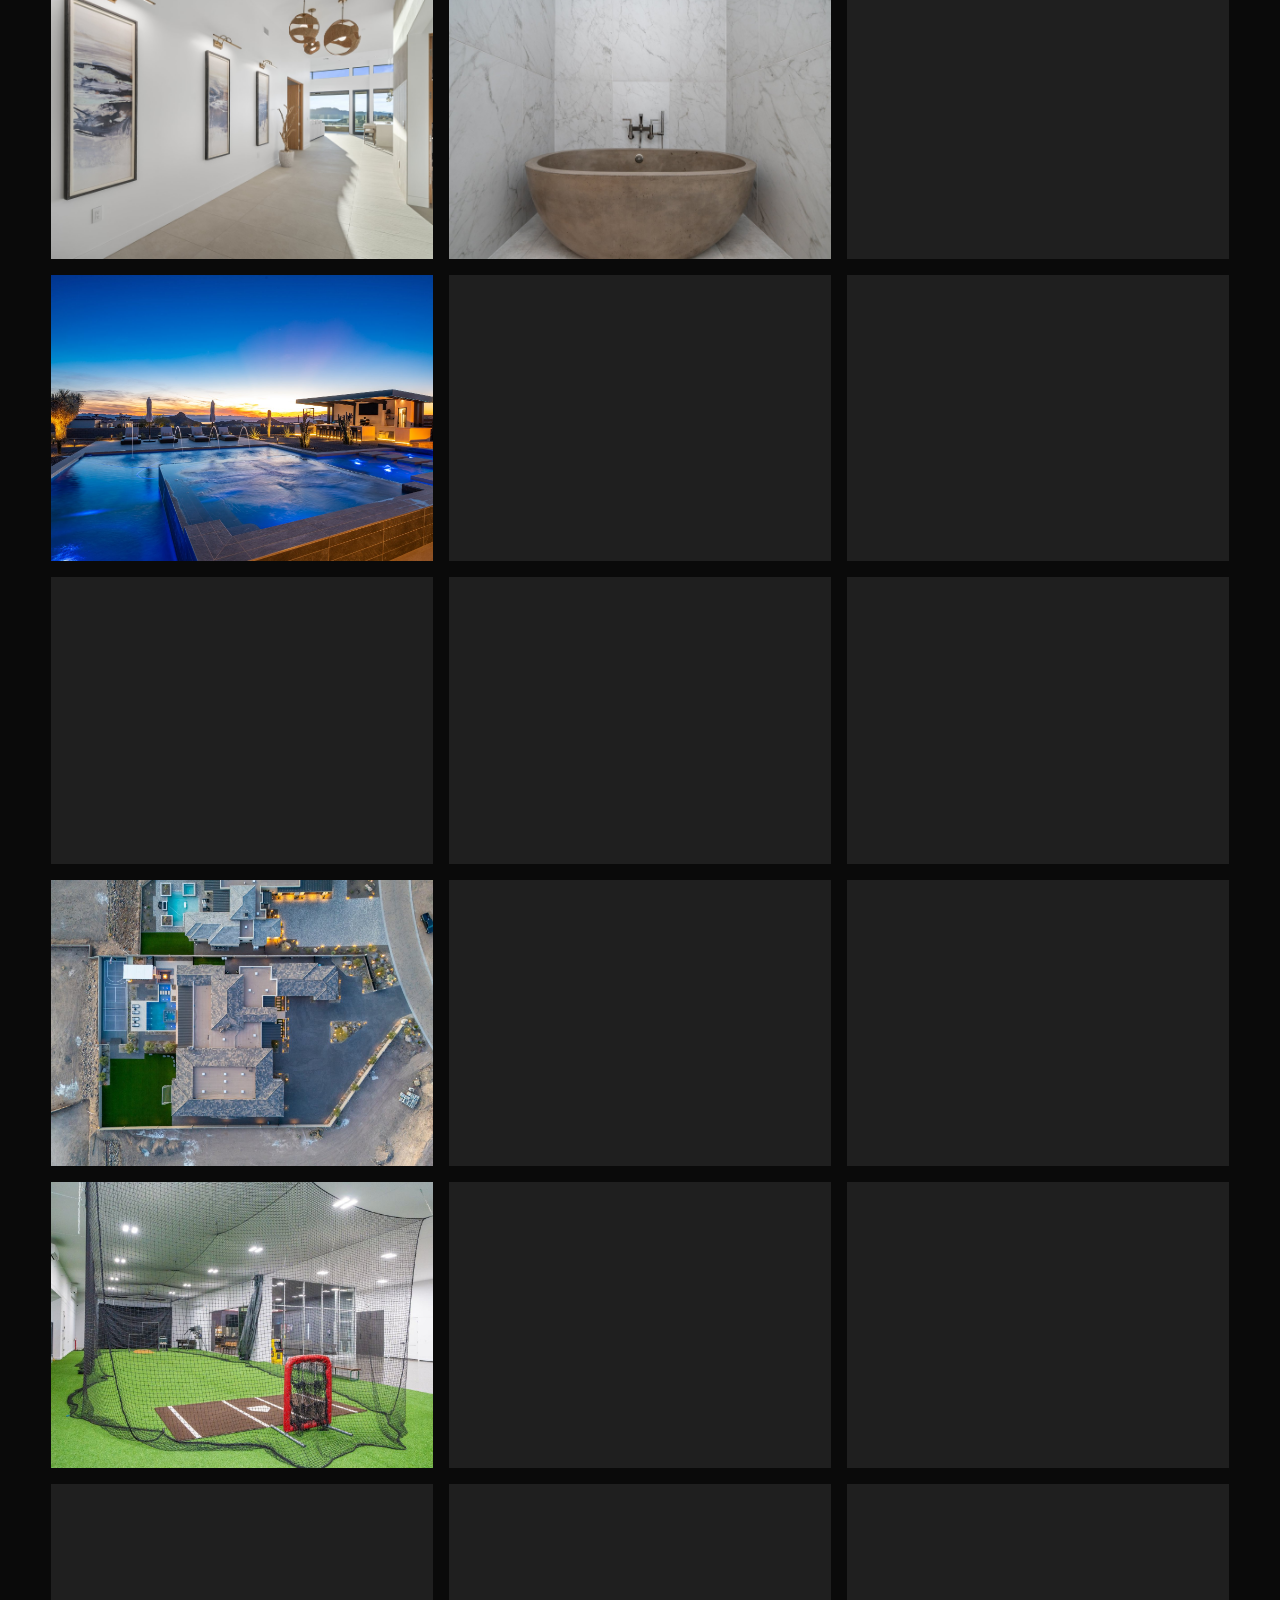
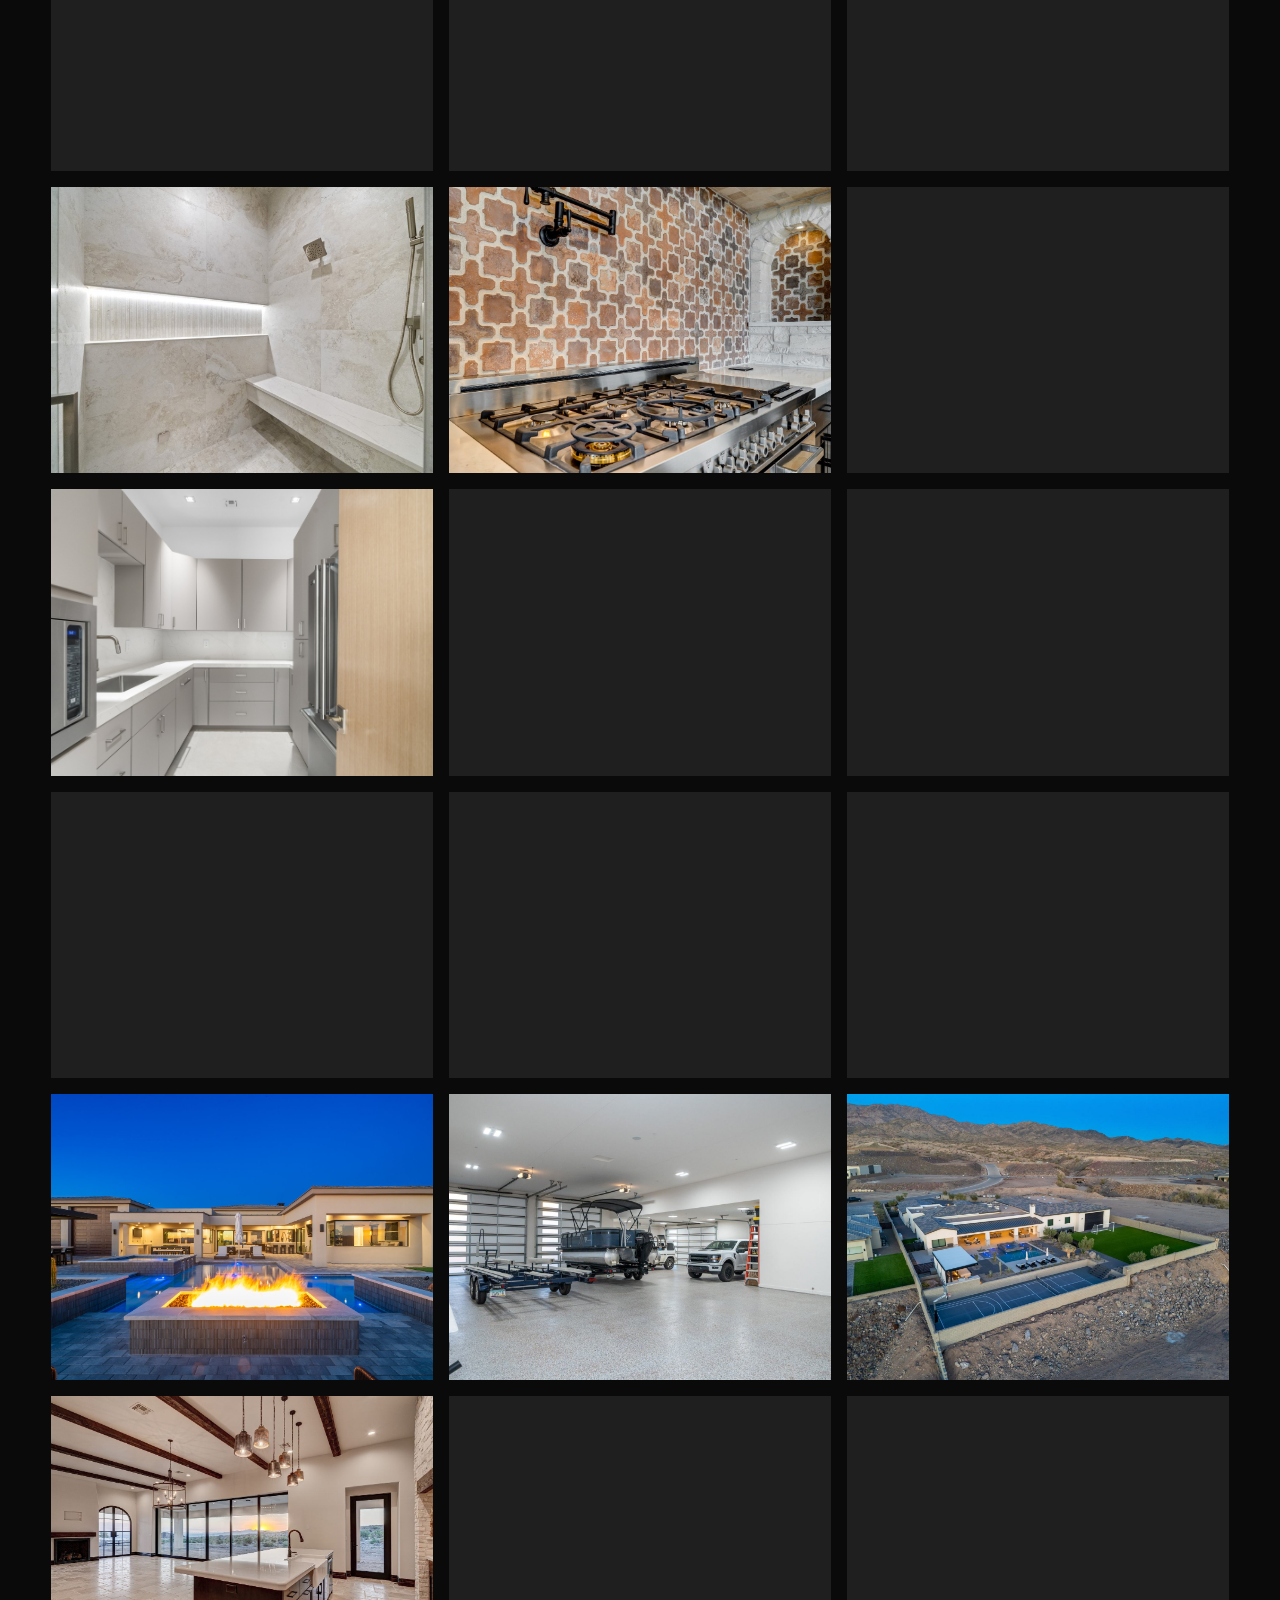
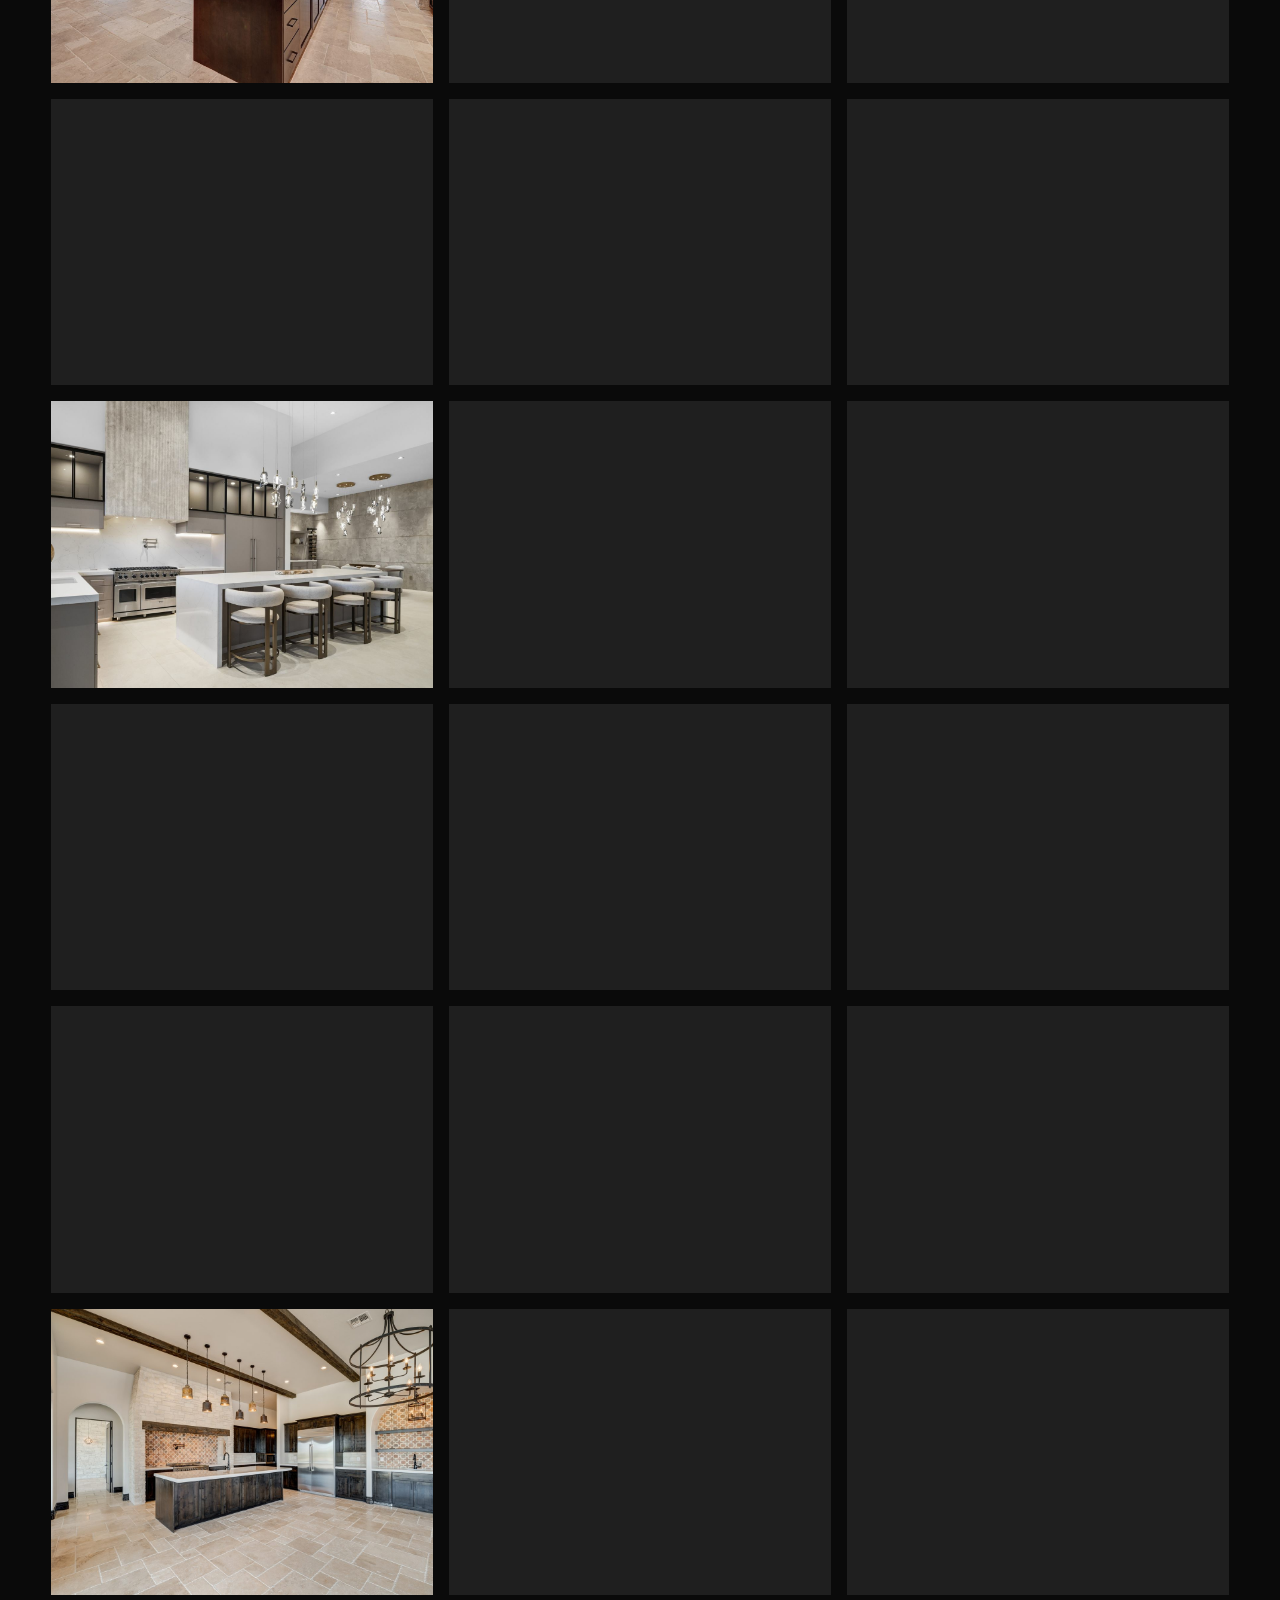
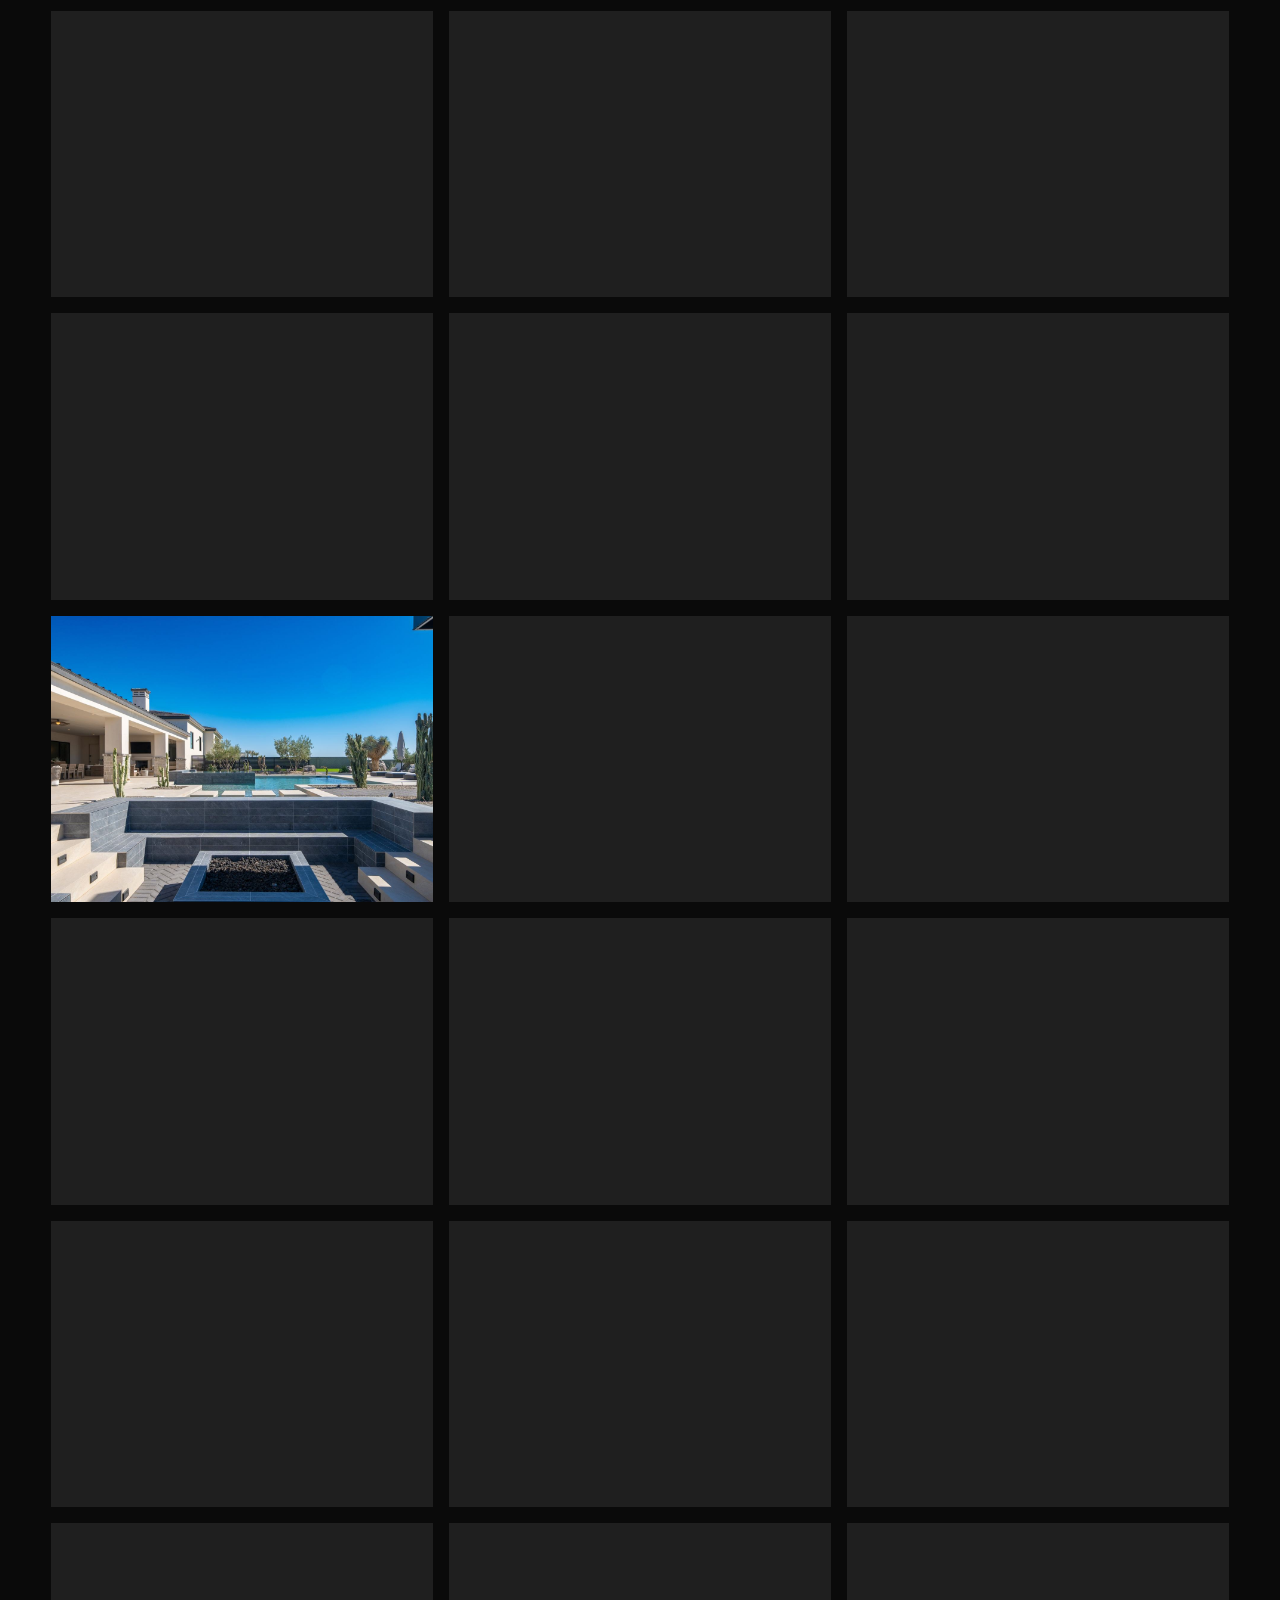
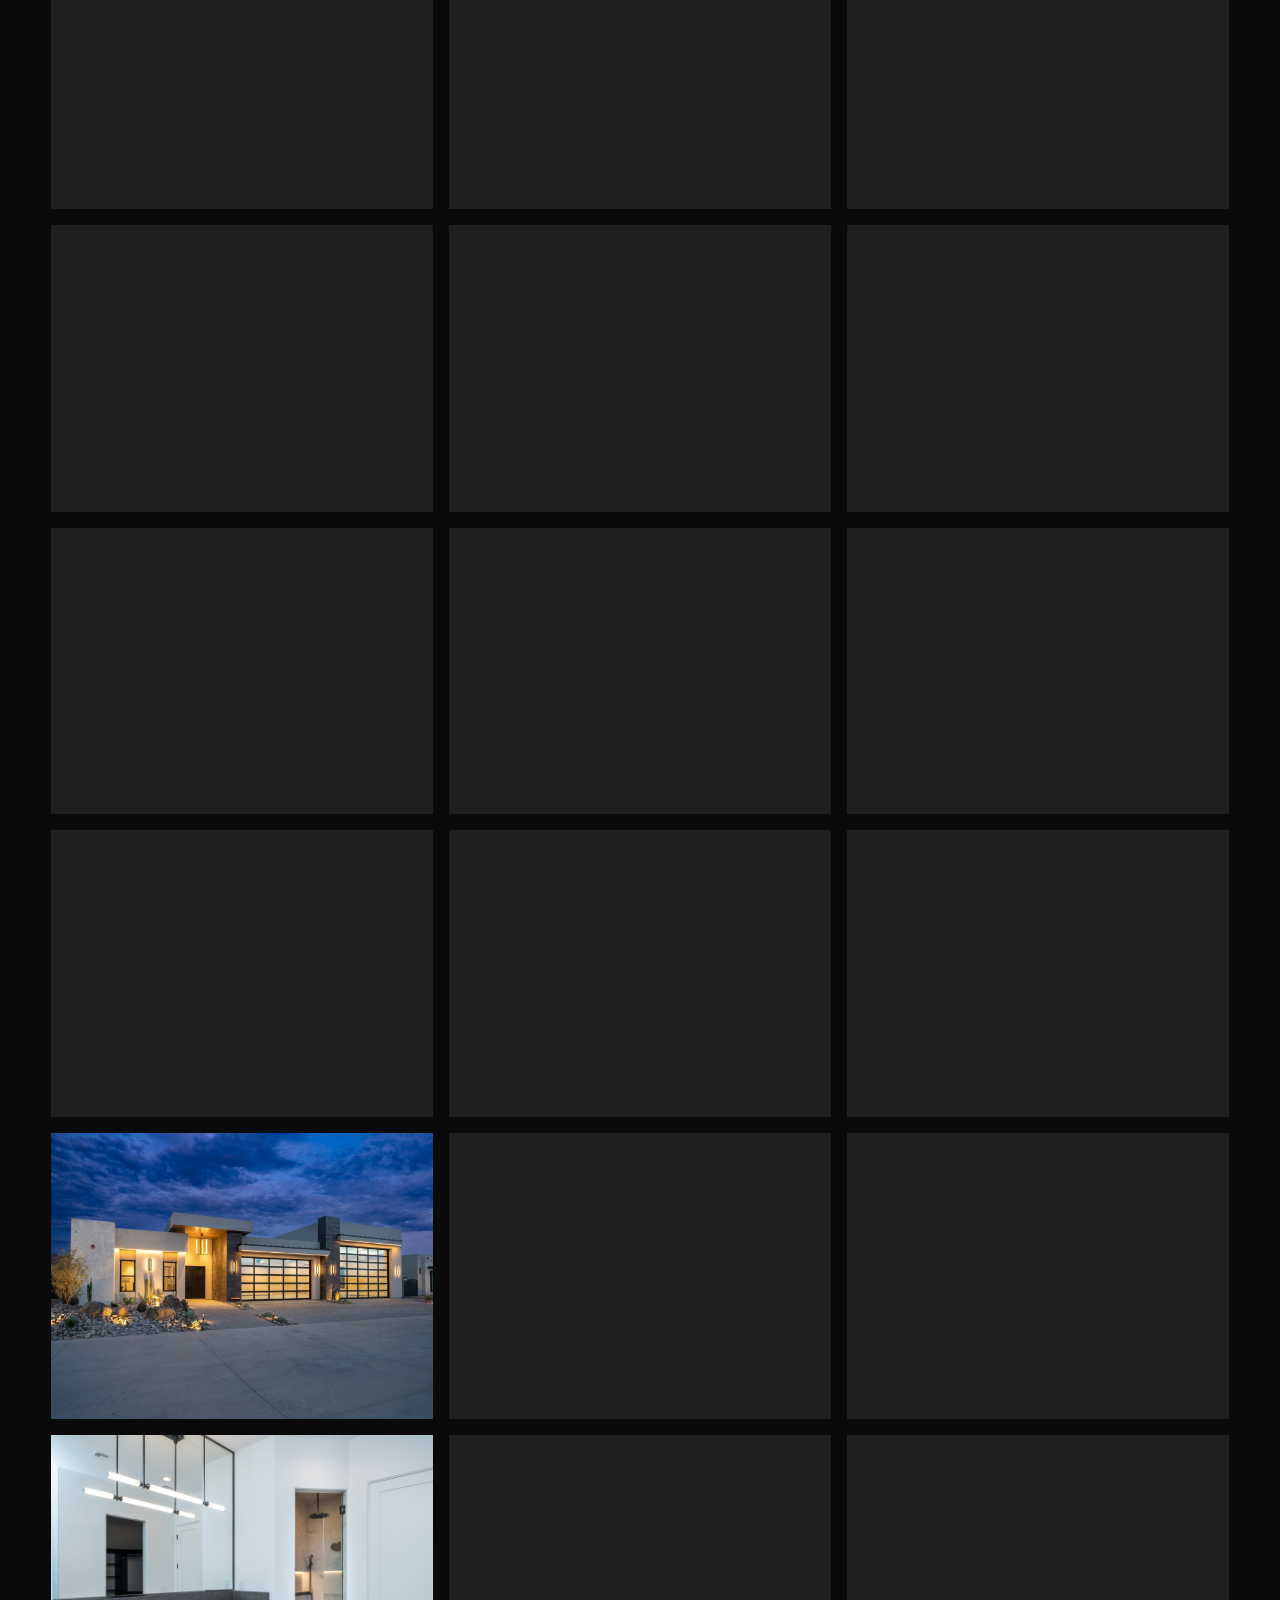
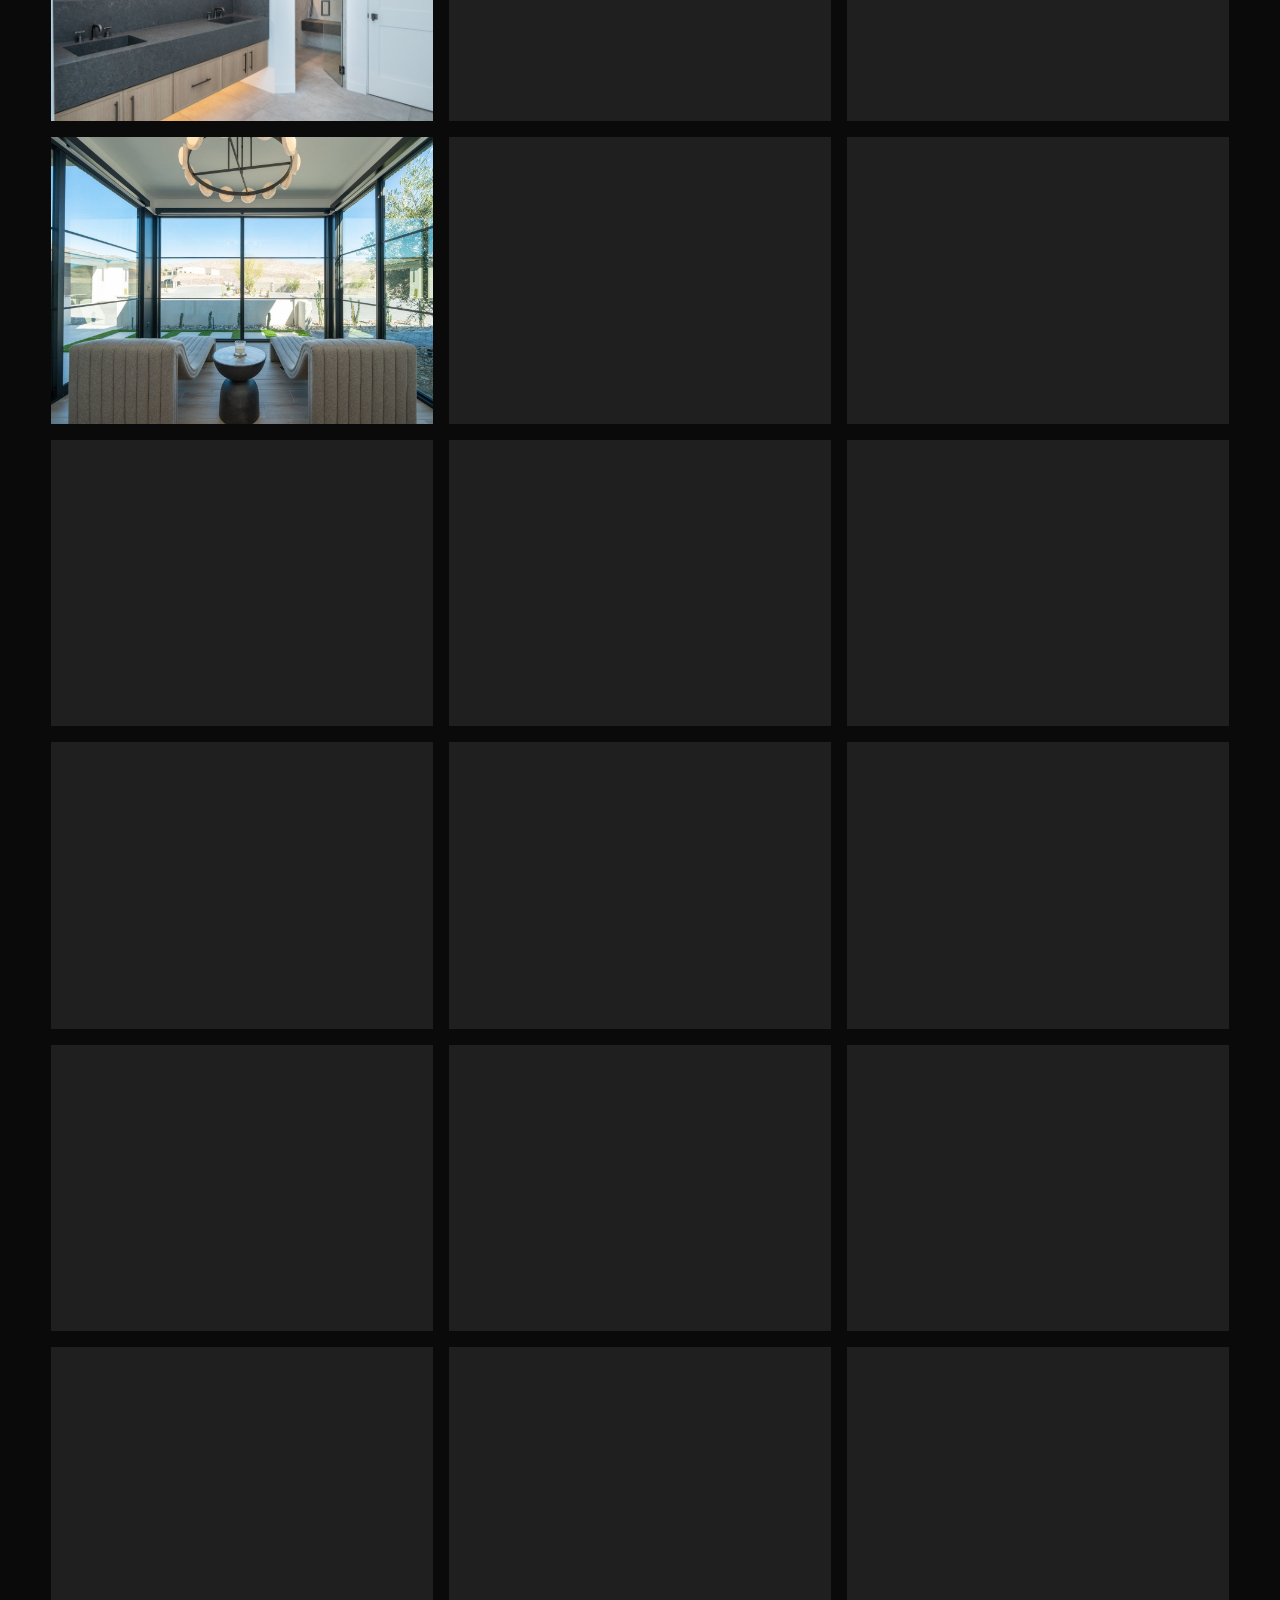
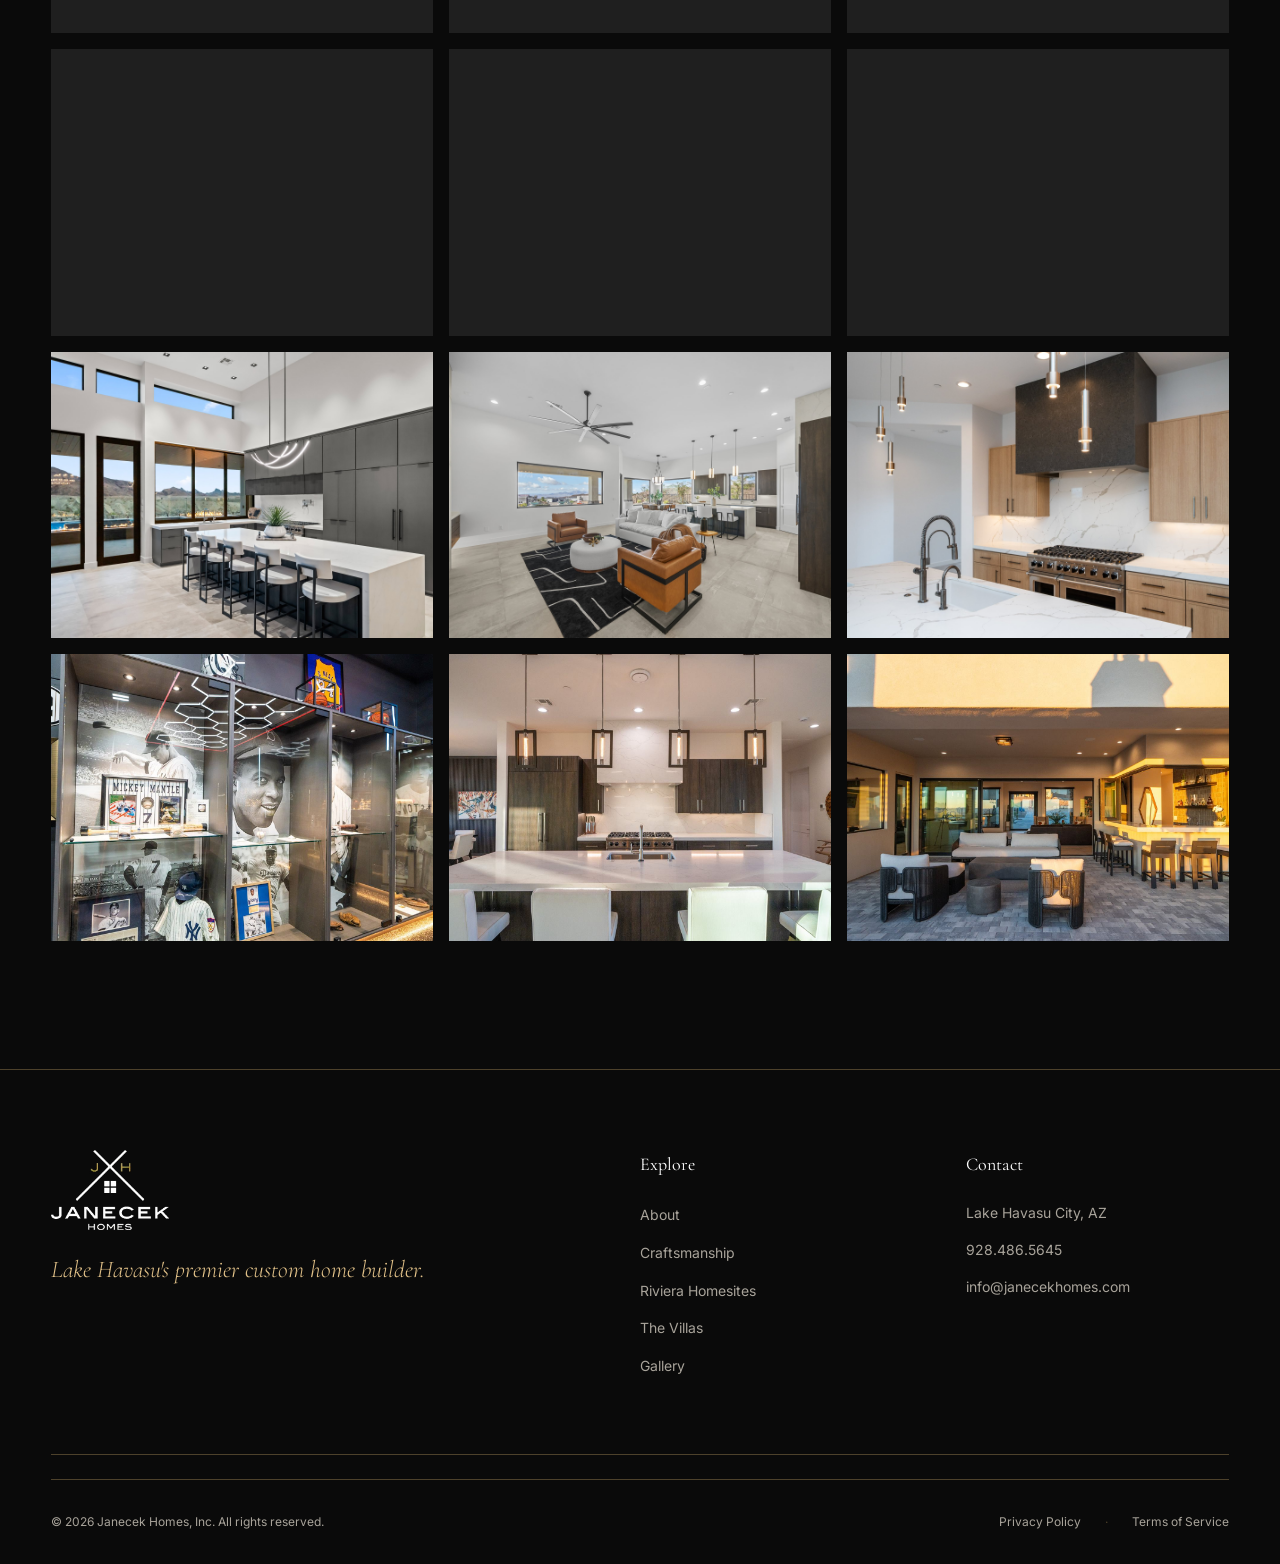
<file: gallery.html>
<!DOCTYPE html>
<html lang="en">
<head>
<meta charset="UTF-8">
<meta name="viewport" content="width=device-width, initial-scale=1.0">
<title>Gallery | Janecek Homes</title>
  <meta name="description" content="A portfolio of custom homes by Janecek Homes in Lake Havasu City: kitchens, great rooms, pools, and exteriors from three decades of craftsmanship.">
  <link rel="canonical" href="https://www.janecekhomes.com/gallery">
  <link rel="icon" href="favicon.ico?v=2" sizes="any">
  <link rel="icon" type="image/png" sizes="32x32" href="favicon-32x32.png?v=2">
  <link rel="icon" type="image/png" sizes="16x16" href="favicon-16x16.png?v=2">
  <link rel="icon" type="image/png" sizes="192x192" href="favicon-192x192.png?v=2">
  <link rel="apple-touch-icon" href="apple-touch-icon.png?v=2">
  <meta property="og:type" content="website">
  <meta property="og:site_name" content="Janecek Homes">
  <meta property="og:title" content="Gallery | Janecek Homes">
  <meta property="og:description" content="A portfolio of custom homes by Janecek Homes in Lake Havasu City: kitchens, great rooms, pools, and exteriors from three decades of craftsmanship.">
  <meta property="og:url" content="https://www.janecekhomes.com/gallery">
  <meta property="og:image" content="https://www.janecekhomes.com/og-image.jpg">
  <meta property="og:image:width" content="1200">
  <meta property="og:image:height" content="630">
  <meta name="twitter:card" content="summary_large_image">
  <meta name="twitter:title" content="Gallery | Janecek Homes">
  <meta name="twitter:description" content="A portfolio of custom homes by Janecek Homes in Lake Havasu City: kitchens, great rooms, pools, and exteriors from three decades of craftsmanship.">
  <meta name="twitter:image" content="https://www.janecekhomes.com/og-image.jpg">
  <script type="application/ld+json">
{
  "@context": "https://schema.org",
  "@type": "GeneralContractor",
  "name": "Janecek Homes",
  "alternateName": "Janecek Homes, Inc.",
  "url": "https://www.janecekhomes.com/",
  "logo": "https://www.janecekhomes.com/logo.png",
  "image": "https://www.janecekhomes.com/og-image.jpg",
  "telephone": "+1-928-486-5645",
  "email": "info@janecekhomes.com",
  "priceRange": "$$$",
  "geo": { "@type": "GeoCoordinates", "latitude": 34.4839, "longitude": -114.3225 },
  "description": "Lake Havasu City's premier custom home builder for over 30 years, building luxury custom homes at Riviera Lake Havasu and The Villas at the Foothills.",
  "address": {
    "@type": "PostalAddress",
    "addressLocality": "Lake Havasu City",
    "addressRegion": "AZ",
    "addressCountry": "US"
  },
  "areaServed": {
    "@type": "City",
    "name": "Lake Havasu City"
  },
  "sameAs": [
    "https://www.facebook.com/JanecekHomes",
    "https://www.instagram.com/janecekhomes/"
  ]
}
</script>

<link rel="preconnect" href="https://fonts.googleapis.com">
<link rel="preconnect" href="https://fonts.gstatic.com" crossorigin>
<link href="https://fonts.googleapis.com/css2?family=Cormorant+Garamond:ital,wght@0,300;0,400;0,500;1,300;1,400&family=Inter:wght@300;400;500;600&display=swap" rel="stylesheet">
<link rel="stylesheet" href="css/styles.css">
</head>
<body>

<nav class="nav scrolled">
  <a href="/" class="nav-logo"><img src="images/logo-white.png" alt="Janecek Homes"></a>
  <ul class="nav-links">
    <li><a href="/">Home</a></li>
    <li><a href="/about">About</a></li>
    <li><a href="/craftsmanship">Craftsmanship</a></li>
    <li><a href="/riviera">Riviera Homesites</a></li>
    <li><a href="/villas">The Villas</a></li>
    <li><a href="/gallery" class="active">Gallery</a></li>
  </ul>
  <a href="/contact" class="nav-cta">Contact</a>
  <button class="nav-toggle" aria-label="Menu">
    <svg width="28" height="20" viewBox="0 0 28 20"><line x1="0" y1="2" x2="28" y2="2" stroke="currentColor" stroke-width="1.5"/><line x1="0" y1="10" x2="28" y2="10" stroke="currentColor" stroke-width="1.5"/><line x1="0" y1="18" x2="28" y2="18" stroke="currentColor" stroke-width="1.5"/></svg>
  </button>
</nav>

<div class="mobile-menu">
  <a href="/">Home</a><a href="/about">About</a><a href="/craftsmanship">Craftsmanship</a><a href="/riviera">Riviera Homesites</a><a href="/villas">The Villas</a><a href="/gallery">Gallery</a><a href="/contact">Contact</a>
</div>

<section class="jh-page-header">
  <div class="jh-page-header-bg">
    <img loading="lazy" decoding="async" src="images/portfolio-4.jpg" alt="A custom Janecek home at blue hour with glowing glass garage doors in Lake Havasu City">
  </div>
  <div class="jh-page-header-content">
    <div class="jh-page-header-eyebrow">Portfolio</div>
    <h1>Three decades<br>of <em>craftsmanship.</em></h1>
    <p class="jh-page-header-sub">A selection of recent homes, interiors, and outdoor spaces. Three decades of work, photographed across Lake Havasu City.</p>
  </div>
</section>

<section class="section-tight" style="border-top: 1px solid var(--line); border-bottom: 1px solid var(--line);">
  <div class="container">
    <div class="lot-filters">
      <button class="lot-filter active" data-filter="all">All</button>
      <button class="lot-filter" data-filter="exteriors">Exteriors</button>
      <button class="lot-filter" data-filter="interiors">Interiors</button>
      <button class="lot-filter" data-filter="kitchens">Kitchens</button>
      <button class="lot-filter" data-filter="outdoor">Outdoor Living</button>
      <button class="lot-filter" data-filter="suites">Master Suites</button>
      <button class="lot-filter" data-filter="mancave">Man Cave</button>
      <button class="lot-filter" data-filter="bathrooms">Bathrooms</button>
    </div>
  </div>
</section>

<section class="section">
  <div class="container">
    <div class="gallery-grid reveal">
      <figure class="gallery-item" data-cat="suites"><img loading="lazy" decoding="async" src="images/hav-suite-bedroom-stone.jpg" alt="Primary bedroom with a textured stone accent wall, pendant lights, and mountain views"><figcaption class="gallery-cap">Primary Suite</figcaption></figure>
      <figure class="gallery-item" data-cat="outdoor"><img loading="lazy" decoding="async" src="images/fi-pool2.jpg" alt="Negative edge pool overlooking the desert"><figcaption class="gallery-cap">Negative Edge Pool</figcaption></figure>
      <figure class="gallery-item" data-cat="exteriors"><img loading="lazy" decoding="async" src="images/hav-elevation-sunset.jpg" alt="Front elevation of a custom home at sunset with stacked stone and a glass garage"><figcaption class="gallery-cap">Sunset Elevation</figcaption></figure>
      <figure class="gallery-item" data-cat="suites"><img loading="lazy" decoding="async" src="images/craft-bedroom-1.jpg" alt="Primary bedroom suite with vaulted ceiling"><figcaption class="gallery-cap">Primary Suite</figcaption></figure>
      <figure class="gallery-item" data-cat="interiors"><img loading="lazy" decoding="async" src="images/int-great-room-bar.jpg" alt="Great room with a leather sectional opening to the kitchen island and covered patio"><figcaption class="gallery-cap">Great Room</figcaption></figure>
      <figure class="gallery-item" data-cat="mancave"><img loading="lazy" decoding="async" src="images/hav-mancave-cage-wide.jpg" alt="Indoor batting cage on turf with netting, home plate, and equipment lockers"><figcaption class="gallery-cap">Indoor Batting Cage</figcaption></figure>
      <figure class="gallery-item" data-cat="interiors"><img loading="lazy" decoding="async" src="images/int-gallery-hall.jpg" alt="Gallery hallway with framed artwork, brass picture lights, and woven pendants"><figcaption class="gallery-cap">Gallery Hall</figcaption></figure>
      <figure class="gallery-item" data-cat="bathrooms"><img loading="lazy" decoding="async" src="images/bath-sculpted-tub.jpg" alt="Round concrete soaking tub in a marble tiled alcove with wall mounted filler"><figcaption class="gallery-cap">Sculpted Tub</figcaption></figure>
      <figure class="gallery-item" data-cat="interiors"><img loading="lazy" decoding="async" src="images/int-dining-room.jpg" alt="Formal dining room with a textured stone wall, sculptural lighting, and a lit built-in bar"><figcaption class="gallery-cap">Formal Dining</figcaption></figure>
      <figure class="gallery-item" data-cat="outdoor"><img loading="lazy" decoding="async" src="images/legacy-pool-twilight.jpg" alt="Backyard pool glowing at twilight above the lake"><figcaption class="gallery-cap">Pool at Twilight</figcaption></figure>
      <figure class="gallery-item" data-cat="mancave"><img loading="lazy" decoding="async" src="images/mc-gym-strength.jpg" alt="Private gym with commercial strength machines, dumbbells, and cardio equipment"><figcaption class="gallery-cap">Strength Gym</figcaption></figure>
      <figure class="gallery-item" data-cat="bathrooms"><img loading="lazy" decoding="async" src="images/hav-suite-tub.jpg" alt="Concrete freestanding soaking tub beneath a picture window with desert mountain views"><figcaption class="gallery-cap">Soaking Tub</figcaption></figure>
      <figure class="gallery-item" data-cat="suites"><img loading="lazy" decoding="async" src="images/suite-fireplace-pool.jpg" alt="Primary suite with a linear fireplace, mounted TV, and sliding glass wall to the pool"><figcaption class="gallery-cap">Fireside Suite</figcaption></figure>
      <figure class="gallery-item" data-cat="exteriors"><img loading="lazy" decoding="async" src="images/hav-front-entry-twilight.jpg" alt="Stone entry tower with steel and glass doors glowing at twilight"><figcaption class="gallery-cap">Evening Entry</figcaption></figure>
      <figure class="gallery-item" data-cat="outdoor"><img loading="lazy" decoding="async" src="images/fi-pool3.jpg" alt="Raised spa and pool deck"><figcaption class="gallery-cap">Spa and Deck</figcaption></figure>
      <figure class="gallery-item" data-cat="exteriors"><img loading="lazy" decoding="async" src="images/ext-aerial-topdown.jpg" alt="Top-down aerial of the estate showing pool, sport court, and lawn"><figcaption class="gallery-cap">Estate from Above</figcaption></figure>
      <figure class="gallery-item" data-cat="outdoor"><img loading="lazy" decoding="async" src="images/od-pool-court-aerial.jpg" alt="Aerial view of the backyard pool, loungers, and private sport court"><figcaption class="gallery-cap">Court and Pool</figcaption></figure>
      <figure class="gallery-item" data-cat="bathrooms"><img loading="lazy" decoding="async" src="images/bath-slate-shower.jpg" alt="Dark slate shower with textured tile and a lit mosaic niche"><figcaption class="gallery-cap">Slate Shower</figcaption></figure>
      <figure class="gallery-item" data-cat="mancave"><img loading="lazy" decoding="async" src="images/hav-mancave-cage-plate.jpg" alt="Home plate and pitching screen inside a private indoor batting cage"><figcaption class="gallery-cap">At the Plate</figcaption></figure>
      <figure class="gallery-item" data-cat="bathrooms"><img loading="lazy" decoding="async" src="images/craft-stone-1.jpg" alt="White tiled walk-in shower with brass fixtures, freestanding tub, bench, and patterned tile floor and ceiling"><figcaption class="gallery-cap">Walk-In Shower</figcaption></figure>
      <figure class="gallery-item" data-cat="interiors"><img loading="lazy" decoding="async" src="images/int-office-nook.jpg" alt="Study nook with a wood desk, boucle chairs, and a sculptural mirror between windows"><figcaption class="gallery-cap">Study Nook</figcaption></figure>
      <figure class="gallery-item" data-cat="suites"><img loading="lazy" decoding="async" src="images/hav-suite-closet.jpg" alt="Custom walk-in closet with white oak cabinetry, glass display doors, and quartz counters"><figcaption class="gallery-cap">Walk-In Closet</figcaption></figure>
      <figure class="gallery-item" data-cat="interiors"><img loading="lazy" decoding="async" src="images/int-dining-pool-view.jpg" alt="Dining area with a wood table and picture window framing the pool and desert"><figcaption class="gallery-cap">Dining with a View</figcaption></figure>
      <figure class="gallery-item" data-cat="kitchens"><img loading="lazy" decoding="async" src="images/craft-kitchen-2.jpg" alt="Custom kitchen with island seating"><figcaption class="gallery-cap">Custom Kitchen</figcaption></figure>
      <figure class="gallery-item" data-cat="bathrooms"><img loading="lazy" decoding="async" src="images/bath-marble-shower.jpg" alt="Marble walk-in shower with lit niche, quartz bench, and handheld fixture"><figcaption class="gallery-cap">Marble Shower</figcaption></figure>
      <figure class="gallery-item" data-cat="kitchens"><img loading="lazy" decoding="async" src="images/villas-g-detail.jpg" alt="Professional gas range with a brass pot filler and terracotta arabesque tile backsplash"><figcaption class="gallery-cap">Range and Tile Detail</figcaption></figure>
      <figure class="gallery-item" data-cat="outdoor"><img loading="lazy" decoding="async" src="images/craft-outdoor-1.jpg" alt="Covered outdoor living space with fireplace"><figcaption class="gallery-cap">Outdoor Living</figcaption></figure>
      <figure class="gallery-item" data-cat="kitchens"><img loading="lazy" decoding="async" src="images/kit-bar-fluted-tile.jpg" alt="Wet bar with fluted tile backsplash, floating shelves, and marble counters"><figcaption class="gallery-cap">Wet Bar</figcaption></figure>
      <figure class="gallery-item" data-cat="outdoor"><img loading="lazy" decoding="async" src="images/od-patio-dining-sunset.jpg" alt="Covered patio with outdoor dining, TV wall, and pergola kitchen at sunset"><figcaption class="gallery-cap">Sunset Patio</figcaption></figure>
      <figure class="gallery-item" data-cat="kitchens"><img loading="lazy" decoding="async" src="images/fi-kitchen.jpg" alt="Chef's kitchen with large island and pro range"><figcaption class="gallery-cap">Chef's Kitchen</figcaption></figure>
      <figure class="gallery-item" data-cat="suites"><img loading="lazy" decoding="async" src="images/suite-guest-rattan.jpg" alt="Guest bedroom with a rattan headboard, woven wall art, and organic mirror"><figcaption class="gallery-cap">Guest Suite</figcaption></figure>
      <figure class="gallery-item" data-cat="outdoor"><img loading="lazy" decoding="async" src="images/hav-outdoor-kitchen.jpg" alt="Covered outdoor kitchen and bar with lake views at twilight"><figcaption class="gallery-cap">Outdoor Kitchen</figcaption></figure>
      <figure class="gallery-item" data-cat="bathrooms"><img loading="lazy" decoding="async" src="images/hav-suite-bath-sunset.jpg" alt="Primary bath with a stone soaking tub, glass shower, and sunset views through the window"><figcaption class="gallery-cap">Bath at Dusk</figcaption></figure>
      <figure class="gallery-item" data-cat="exteriors"><img loading="lazy" decoding="async" src="images/portfolio-1.jpg" alt="Custom home exterior at twilight with pool, spa, and fire feature"><figcaption class="gallery-cap">Twilight Exterior</figcaption></figure>
      <figure class="gallery-item" data-cat="mancave"><img loading="lazy" decoding="async" src="images/mc-garage.jpg" alt="Oversized garage with boat storage, multiple bays, and epoxy floors"><figcaption class="gallery-cap">Collector Garage</figcaption></figure>
      <figure class="gallery-item" data-cat="exteriors"><img loading="lazy" decoding="async" src="images/hav-aerial-estate.jpg" alt="Aerial view of a custom Janecek estate with pool, sport court, and lawn against the mountains"><figcaption class="gallery-cap">Estate Aerial</figcaption></figure>
      <figure class="gallery-item" data-cat="interiors"><img loading="lazy" decoding="async" src="images/villas-g-feature.jpg" alt="Great room opening to the desert through a wall of glass"><figcaption class="gallery-cap">Great Room</figcaption></figure>
      <figure class="gallery-item" data-cat="bathrooms"><img loading="lazy" decoding="async" src="images/bath-bronze-tub.jpg" alt="Bronze concrete soaking tub beneath pendant lights with a fluted tile accent wall"><figcaption class="gallery-cap">Bronze Tub</figcaption></figure>
      <figure class="gallery-item" data-cat="outdoor"><img loading="lazy" decoding="async" src="images/od-pool-steps.jpg" alt="Resort style pool with floating stone step pads and covered patio beyond"><figcaption class="gallery-cap">Floating Steps</figcaption></figure>
      <figure class="gallery-item" data-cat="suites"><img loading="lazy" decoding="async" src="images/hav-suite-bedroom-sunset.jpg" alt="Primary bedroom with a panoramic picture window framing a desert sunset over the lake"><figcaption class="gallery-cap">Sunset Suite</figcaption></figure>
      <figure class="gallery-item" data-cat="exteriors"><img loading="lazy" decoding="async" src="images/hav-glass-room-night.jpg" alt="Illuminated glass walled sitting room viewed from the courtyard at night"><figcaption class="gallery-cap">Glass Room</figcaption></figure>
      <figure class="gallery-item" data-cat="outdoor"><img loading="lazy" decoding="async" src="images/hav-pool-aerial.jpg" alt="Overhead view of the pool, spa, and fire table with lounge seating"><figcaption class="gallery-cap">Pool Aerial</figcaption></figure>
      <figure class="gallery-item" data-cat="kitchens"><img loading="lazy" decoding="async" src="images/craft-kitchen-1.jpg" alt="Custom kitchen with a marble waterfall island and crystal pendants"><figcaption class="gallery-cap">Marble Waterfall Island</figcaption></figure>
      <figure class="gallery-item" data-cat="outdoor"><img loading="lazy" decoding="async" src="images/craft-outdoor-2.jpg" alt="Covered patio with outdoor kitchen"><figcaption class="gallery-cap">Covered Patio</figcaption></figure>
      <figure class="gallery-item" data-cat="kitchens"><img loading="lazy" decoding="async" src="images/villas-g-kitchen2.jpg" alt="Custom kitchen with island and terracotta tile floor"><figcaption class="gallery-cap">Kitchen and Island</figcaption></figure>
      <figure class="gallery-item" data-cat="mancave"><img loading="lazy" decoding="async" src="images/hav-mancave-bar.jpg" alt="Memorabilia bar with hexagon lighting, display cases, and a game table"><figcaption class="gallery-cap">Memorabilia Bar</figcaption></figure>
      <figure class="gallery-item" data-cat="interiors"><img loading="lazy" decoding="async" src="images/int-fireside-lounge.jpg" alt="Great room with a linear fireplace, charcoal sectional, and glass walls framing desert mountains"><figcaption class="gallery-cap">Fireside Lounge</figcaption></figure>
      <figure class="gallery-item" data-cat="outdoor"><img loading="lazy" decoding="async" src="images/hav-pool-sunken-firepit.jpg" alt="Sunken fire pit lounge overlooking the pool at twilight"><figcaption class="gallery-cap">Sunken Fire Lounge</figcaption></figure>
      <figure class="gallery-item" data-cat="bathrooms"><img loading="lazy" decoding="async" src="images/bath-round-mirrors.jpg" alt="Guest bath with backlit round mirrors, double sinks, and dark wood floating vanity"><figcaption class="gallery-cap">Guest Bath</figcaption></figure>
      <figure class="gallery-item" data-cat="mancave"><img loading="lazy" decoding="async" src="images/mc-training-hall.jpg" alt="Indoor training hall with batting cage, office area, and glass walled bar lounge"><figcaption class="gallery-cap">Training Hall</figcaption></figure>
      <figure class="gallery-item" data-cat="interiors"><img loading="lazy" decoding="async" src="images/int-great-room-kitchen.jpg" alt="Open great room and kitchen with vaulted ceiling, waterfall island, and leather seating"><figcaption class="gallery-cap">Great Room</figcaption></figure>
      <figure class="gallery-item" data-cat="kitchens"><img loading="lazy" decoding="async" src="images/villas-g-kitchen1.jpg" alt="Kitchen with stone hood and handmade terracotta backsplash"><figcaption class="gallery-cap">Island Kitchen</figcaption></figure>
      <figure class="gallery-item" data-cat="outdoor"><img loading="lazy" decoding="async" src="images/od-spa-sunset.jpg" alt="Raised spa with fire features and glass fencing overlooking a desert sunset"><figcaption class="gallery-cap">Sunset Spa</figcaption></figure>
      <figure class="gallery-item" data-cat="kitchens"><img loading="lazy" decoding="async" src="images/kit-range-wall.jpg" alt="Kitchen range wall with quartz hood, pro-style range, and panel front refrigerator columns"><figcaption class="gallery-cap">Range Wall</figcaption></figure>
      <figure class="gallery-item" data-cat="bathrooms"><img loading="lazy" decoding="async" src="images/bath-dual-vanity.jpg" alt="Primary bath with facing floating vanities, steel soaking tub, and glass shower wall"><figcaption class="gallery-cap">Dual Vanity Bath</figcaption></figure>
      <figure class="gallery-item" data-cat="mancave"><img loading="lazy" decoding="async" src="images/hav-mancave-lounge.jpg" alt="Sports lounge with framed jerseys, sectional seating, and a window into the batting cage"><figcaption class="gallery-cap">Sports Lounge</figcaption></figure>
      <figure class="gallery-item" data-cat="kitchens"><img loading="lazy" decoding="async" src="images/kit-sunset-island.jpg" alt="Waterfall marble island kitchen opening to the patio and pool at desert sunset"><figcaption class="gallery-cap">Sunset Island</figcaption></figure>
      <figure class="gallery-item" data-cat="mancave"><img loading="lazy" decoding="async" src="images/hav-mancave-shuffleboard.jpg" alt="Shuffleboard table beside a glass wall overlooking the garage and indoor batting cage"><figcaption class="gallery-cap">Game Room View</figcaption></figure>
      <figure class="gallery-item" data-cat="exteriors"><img loading="lazy" decoding="async" src="images/ext-aerial-lake-sunset.jpg" alt="Aerial front elevation at sunset with Lake Havasu on the horizon"><figcaption class="gallery-cap">Lakeview Sunset</figcaption></figure>
      <figure class="gallery-item" data-cat="bathrooms"><img loading="lazy" decoding="async" src="images/villas-g-bath.jpg" alt="Primary bath with freestanding tub and double vanity"><figcaption class="gallery-cap">Primary Bath</figcaption></figure>
      <figure class="gallery-item" data-cat="outdoor"><img loading="lazy" decoding="async" src="images/od-sunken-firepit.jpg" alt="Sunken tiled fire pit lounge beside the pool with desert landscaping"><figcaption class="gallery-cap">Fire Pit Lounge</figcaption></figure>
      <figure class="gallery-item" data-cat="kitchens"><img loading="lazy" decoding="async" src="images/kit-island-white.jpg" alt="White quartz island kitchen with pendant lighting and dining area with desert views"><figcaption class="gallery-cap">Island Kitchen</figcaption></figure>
      <figure class="gallery-item" data-cat="outdoor"><img loading="lazy" decoding="async" src="images/hav-pool-firepit-patio.jpg" alt="Backyard pool, spa, and linear fire feature beneath a covered patio at sunset"><figcaption class="gallery-cap">Pool and Fire</figcaption></figure>
      <figure class="gallery-item" data-cat="bathrooms"><img loading="lazy" decoding="async" src="images/bath-vanity-nook.jpg" alt="Makeup vanity nook with brass sconces, quartz counters, and walk-in closet beyond"><figcaption class="gallery-cap">Vanity Nook</figcaption></figure>
      <figure class="gallery-item" data-cat="outdoor"><img loading="lazy" decoding="async" src="images/od-sports-lawn.jpg" alt="Private backyard turf sports lawn with a soccer goal beside the pool terrace"><figcaption class="gallery-cap">Sports Lawn</figcaption></figure>
      <figure class="gallery-item" data-cat="suites"><img loading="lazy" decoding="async" src="images/suite-bedroom-mountain.jpg" alt="Bedroom with a wall of windows framing desert mountain views and a low platform bed"><figcaption class="gallery-cap">Mountain View Suite</figcaption></figure>
      <figure class="gallery-item" data-cat="bathrooms"><img loading="lazy" decoding="async" src="images/bath-fluted-vanity.jpg" alt="Primary bath with fluted stone tile wall, floating dark wood vanities, and a concrete tub"><figcaption class="gallery-cap">Fluted Tile Bath</figcaption></figure>
      <figure class="gallery-item" data-cat="exteriors"><img loading="lazy" decoding="async" src="images/ext-rear-fire-pool.jpg" alt="Rear elevation at dusk with pool, spa, and linear fire features"><figcaption class="gallery-cap">Fire and Water</figcaption></figure>
      <figure class="gallery-item" data-cat="kitchens"><img loading="lazy" decoding="async" src="images/hav-kitchen-sink-view.jpg" alt="Kitchen prep sink framing the pool and a desert sunset beyond the counter"><figcaption class="gallery-cap">Sink and View</figcaption></figure>
      <figure class="gallery-item" data-cat="exteriors"><img loading="lazy" decoding="async" src="images/hav-entry-saguaro.jpg" alt="Entry courtyard with a mature saguaro and stacked stone at twilight"><figcaption class="gallery-cap">Arrival Courtyard</figcaption></figure>
      <figure class="gallery-item" data-cat="mancave"><img loading="lazy" decoding="async" src="images/mc-bar-shelves.jpg" alt="Backlit floating bar shelves with a curated whiskey and spirits collection"><figcaption class="gallery-cap">Top Shelf</figcaption></figure>
      <figure class="gallery-item" data-cat="interiors"><img loading="lazy" decoding="async" src="images/craft-living-1.jpg" alt="Living room with beamed ceiling and stone fireplace"><figcaption class="gallery-cap">Living Room</figcaption></figure>
      <figure class="gallery-item" data-cat="exteriors"><img loading="lazy" decoding="async" src="images/ext-aerial-rear-pool.jpg" alt="Aerial rear view of the estate with pool, spa, and desert mountains at dusk"><figcaption class="gallery-cap">Estate at Dusk</figcaption></figure>
      <figure class="gallery-item" data-cat="mancave"><img loading="lazy" decoding="async" src="images/mc-bar-wide.jpg" alt="Home sports bar with hexagon lighting, leather stools, and backlit liquor shelving"><figcaption class="gallery-cap">The Bar</figcaption></figure>
      <figure class="gallery-item" data-cat="interiors"><img loading="lazy" decoding="async" src="images/hav-living-sconces.jpg" alt="Great room with a plaster fireplace, iron candle sconces, and stacked stone walls"><figcaption class="gallery-cap">Living Room</figcaption></figure>
      <figure class="gallery-item" data-cat="kitchens"><img loading="lazy" decoding="async" src="images/kit-espresso-great-room.jpg" alt="Espresso island kitchen with a stone fireplace wall and open dining beyond"><figcaption class="gallery-cap">Open Concept</figcaption></figure>
      <figure class="gallery-item" data-cat="outdoor"><img loading="lazy" decoding="async" src="images/hav-outdoor-living-fireplace.jpg" alt="Covered outdoor living room with a fireplace and lounge seating at dusk"><figcaption class="gallery-cap">Outdoor Living</figcaption></figure>
      <figure class="gallery-item" data-cat="interiors"><img loading="lazy" decoding="async" src="images/fi-living.jpg" alt="Living room open to the kitchen and dining"><figcaption class="gallery-cap">Living Room</figcaption></figure>
      <figure class="gallery-item" data-cat="kitchens"><img loading="lazy" decoding="async" src="images/villas-g-kitchen3.jpg" alt="Island kitchen with white stone range hood"><figcaption class="gallery-cap">Stone Range Hood</figcaption></figure>
      <figure class="gallery-item" data-cat="exteriors"><img loading="lazy" decoding="async" src="images/hav-entry-courtyard.jpg" alt="Stone entry courtyard with steel and glass front doors"><figcaption class="gallery-cap">Entry Courtyard</figcaption></figure>
      <figure class="gallery-item" data-cat="bathrooms"><img loading="lazy" decoding="async" src="images/hav-primary-bath.jpg" alt="Primary bathroom with a double vanity, freestanding tub, and gold fixtures"><figcaption class="gallery-cap">Primary Bath</figcaption></figure>
      <figure class="gallery-item" data-cat="exteriors"><img loading="lazy" decoding="async" src="images/hav-elevation-twilight.jpg" alt="Wide front elevation of a modern desert custom home at twilight"><figcaption class="gallery-cap">Twilight Elevation</figcaption></figure>
      <figure class="gallery-item" data-cat="interiors"><img loading="lazy" decoding="async" src="images/craft-wine-1.jpg" alt="Custom glass wine room"><figcaption class="gallery-cap">Wine Room</figcaption></figure>
      <figure class="gallery-item" data-cat="exteriors"><img loading="lazy" decoding="async" src="images/hav-entry-portrait.jpg" alt="Illuminated stone and glass front entry of a custom home at dusk"><figcaption class="gallery-cap">Front Entry</figcaption></figure>
      <figure class="gallery-item" data-cat="bathrooms"><img loading="lazy" decoding="async" src="images/bath-charcoal-vanity.jpg" alt="Charcoal quartz double vanity with white oak cabinetry and glass steam shower beyond"><figcaption class="gallery-cap">Charcoal Vanity</figcaption></figure>
      <figure class="gallery-item" data-cat="exteriors"><img loading="lazy" decoding="async" src="images/hav-glass-garages.jpg" alt="Full view glass garage doors on a modern desert custom home at dusk"><figcaption class="gallery-cap">Glass Garage Doors</figcaption></figure>
      <figure class="gallery-item" data-cat="suites"><img loading="lazy" decoding="async" src="images/suite-rope-headboard.jpg" alt="Bedroom with a woven rope and macrame wall hanging above a white oak bed"><figcaption class="gallery-cap">Artisan Suite</figcaption></figure>
      <figure class="gallery-item" data-cat="interiors"><img loading="lazy" decoding="async" src="images/hav-sitting-room.jpg" alt="Glass walled sitting room with curved benches and desert views"><figcaption class="gallery-cap">Sitting Room</figcaption></figure>
      <figure class="gallery-item" data-cat="exteriors"><img loading="lazy" decoding="async" src="images/fi-ext2.jpg" alt="Custom home exterior at dusk"><figcaption class="gallery-cap">Home Exterior</figcaption></figure>
      <figure class="gallery-item" data-cat="kitchens"><img loading="lazy" decoding="async" src="images/hav-kitchen-open.jpg" alt="Open kitchen with a waterfall island, brass pendants, and a beamed ceiling"><figcaption class="gallery-cap">Open Kitchen</figcaption></figure>
      <figure class="gallery-item" data-cat="exteriors"><img loading="lazy" decoding="async" src="images/hav-motor-court-twilight.jpg" alt="Paver motor court and illuminated front elevation of a custom desert home at twilight"><figcaption class="gallery-cap">Motor Court</figcaption></figure>
      <figure class="gallery-item" data-cat="outdoor"><img loading="lazy" decoding="async" src="images/fi-pool1.jpg" alt="Pool and spa with covered patio"><figcaption class="gallery-cap">Pool and Spa</figcaption></figure>
      <figure class="gallery-item" data-cat="bathrooms"><img loading="lazy" decoding="async" src="images/bath-shower-stone.jpg" alt="Walk-in stone shower with dual heads, lit niche, and a desert view window"><figcaption class="gallery-cap">Stone Shower</figcaption></figure>
      <figure class="gallery-item" data-cat="kitchens"><img loading="lazy" decoding="async" src="images/kit-oak-range-hood.jpg" alt="White oak kitchen with a double island, farmhouse sink, and marble counters"><figcaption class="gallery-cap">Double Island</figcaption></figure>
      <figure class="gallery-item" data-cat="interiors"><img loading="lazy" decoding="async" src="images/int-baseball-bedroom.jpg" alt="Custom kids bedroom with built-in display shelving for baseball memorabilia"><figcaption class="gallery-cap">Ballpark Bedroom</figcaption></figure>
      <figure class="gallery-item" data-cat="exteriors"><img loading="lazy" decoding="async" src="images/hav-drive-cactus-twilight.jpg" alt="Herringbone paver driveway with uplit palo verde and cactus landscaping at twilight"><figcaption class="gallery-cap">Desert Arrival</figcaption></figure>
      <figure class="gallery-item" data-cat="kitchens"><img loading="lazy" decoding="async" src="images/kit-galley-butlers.jpg" alt="Butler's pantry galley kitchen with gray cabinetry and marble backsplash"><figcaption class="gallery-cap">Butler's Pantry</figcaption></figure>
      <figure class="gallery-item" data-cat="bathrooms"><img loading="lazy" decoding="async" src="images/bath-copper-niche.jpg" alt="Concrete look shower with a lit copper penny tile niche and slide bar fixture"><figcaption class="gallery-cap">Copper Niche</figcaption></figure>
      <figure class="gallery-item" data-cat="kitchens"><img loading="lazy" decoding="async" src="images/kit-great-room-open.jpg" alt="Open kitchen with a marble waterfall island flowing into the great room"><figcaption class="gallery-cap">Great Room Kitchen</figcaption></figure>
      <figure class="gallery-item" data-cat="mancave"><img loading="lazy" decoding="async" src="images/hav-mancave-gym.jpg" alt="Private home gym with commercial strength equipment, cardio machines, and dumbbell racks"><figcaption class="gallery-cap">Private Gym</figcaption></figure>
      <figure class="gallery-item" data-cat="kitchens"><img loading="lazy" decoding="async" src="images/kit-white-oak-marble.jpg" alt="White oak kitchen with a stone waterfall hood and marble slab backsplash"><figcaption class="gallery-cap">White Oak Kitchen</figcaption></figure>
      <figure class="gallery-item" data-cat="exteriors"><img loading="lazy" decoding="async" src="images/hav-elevated-dusk.jpg" alt="Elevated view of a custom home at sunset with a glass corner room and tile roofs"><figcaption class="gallery-cap">Golden Hour</figcaption></figure>
      <figure class="gallery-item" data-cat="outdoor"><img loading="lazy" decoding="async" src="images/od-pool-loungers.jpg" alt="Row of poolside chaise loungers with umbrellas and desert plantings"><figcaption class="gallery-cap">Poolside Lounge</figcaption></figure>
      <figure class="gallery-item" data-cat="kitchens"><img loading="lazy" decoding="async" src="images/kit-prep-pantry.jpg" alt="Prep pantry with dark cabinetry, stainless refrigerator, and marble counters"><figcaption class="gallery-cap">Prep Pantry</figcaption></figure>
      <figure class="gallery-item" data-cat="outdoor"><img loading="lazy" decoding="async" src="images/hav-pool-path-twilight.jpg" alt="Pool with a stepping stone path and outdoor bar at twilight"><figcaption class="gallery-cap">Pool Path</figcaption></figure>
      <figure class="gallery-item" data-cat="kitchens"><img loading="lazy" decoding="async" src="images/hav-kitchen-charcoal.jpg" alt="Chef kitchen with charcoal cabinets, a marble waterfall island, and desert views"><figcaption class="gallery-cap">Chef’s Kitchen</figcaption></figure>
      <figure class="gallery-item" data-cat="interiors"><img loading="lazy" decoding="async" src="images/int-open-living.jpg" alt="Open concept living room and kitchen with leather accent chairs and desert views"><figcaption class="gallery-cap">Open Living</figcaption></figure>
      <figure class="gallery-item" data-cat="kitchens"><img loading="lazy" decoding="async" src="images/kit-brass-chef.jpg" alt="Chef kitchen with a pro range, brass pot filler, and stone accent backsplash"><figcaption class="gallery-cap">Brass Accents</figcaption></figure>
      <figure class="gallery-item" data-cat="mancave"><img loading="lazy" decoding="async" src="images/mc-display-cases.jpg" alt="Glass display cases with baseball legends memorabilia and framed jerseys"><figcaption class="gallery-cap">Legends Display</figcaption></figure>
      <figure class="gallery-item" data-cat="kitchens"><img loading="lazy" decoding="async" src="images/kit-espresso-island.jpg" alt="Kitchen with dark cabinetry, marble backsplash, and a large island with pendant lighting"><figcaption class="gallery-cap">Chef's Island</figcaption></figure>
      <figure class="gallery-item" data-cat="outdoor"><img loading="lazy" decoding="async" src="images/od-patio-bar.jpg" alt="Patio lounge with pass-through bar seating in golden hour light"><figcaption class="gallery-cap">Outdoor Bar</figcaption></figure>
    </div>
  </div>
</section>

<footer class="footer">
  <div class="container">
    <div class="footer-grid">
      <div>
        <a href="/" class="nav-logo" style="display: block; height: 80px; margin-bottom: 1.5rem;"><img src="images/logo-white.png" alt="Janecek Homes" style="height: 100%; width: auto;"></a>
        <p class="footer-tagline"><em>Lake Havasu's premier custom home builder.</em></p>
      </div>
      <div>
        <h4>Explore</h4>
        <ul><li><a href="/about">About</a></li><li><a href="/craftsmanship">Craftsmanship</a></li><li><a href="/riviera">Riviera Homesites</a></li><li><a href="/villas">The Villas</a></li><li><a href="/gallery">Gallery</a></li></ul>
      </div>
      <div>
        <h4>Contact</h4>
        <ul>
          <li class="stone-text" style="font-size: 0.875rem;">Lake Havasu City, AZ</li>
          <li><a href="tel:9284865645">928.486.5645</a></li>
          <li><a href="mailto:info@janecekhomes.com">info@janecekhomes.com</a></li>
        </ul>
      </div>
    </div>
    <div class="hairline mb-3"></div>
    <div class="footer-bottom">
      <span>© 2026 Janecek Homes, Inc. All rights reserved.</span>
      <span class="footer-legal-links">
        <a href="/privacy">Privacy Policy</a>
        <span class="footer-legal-sep">·</span>
        <a href="/terms">Terms of Service</a>
      </span>
    </div>
  </div>
</footer>

<div class="mobile-cta">
  <a href="tel:9284865645" class="btn btn-outline">Call</a>
  <a href="/contact" class="btn btn-gold">Contact</a>
</div>

<script src="js/main.js"></script>
</body>
</html>
</file>
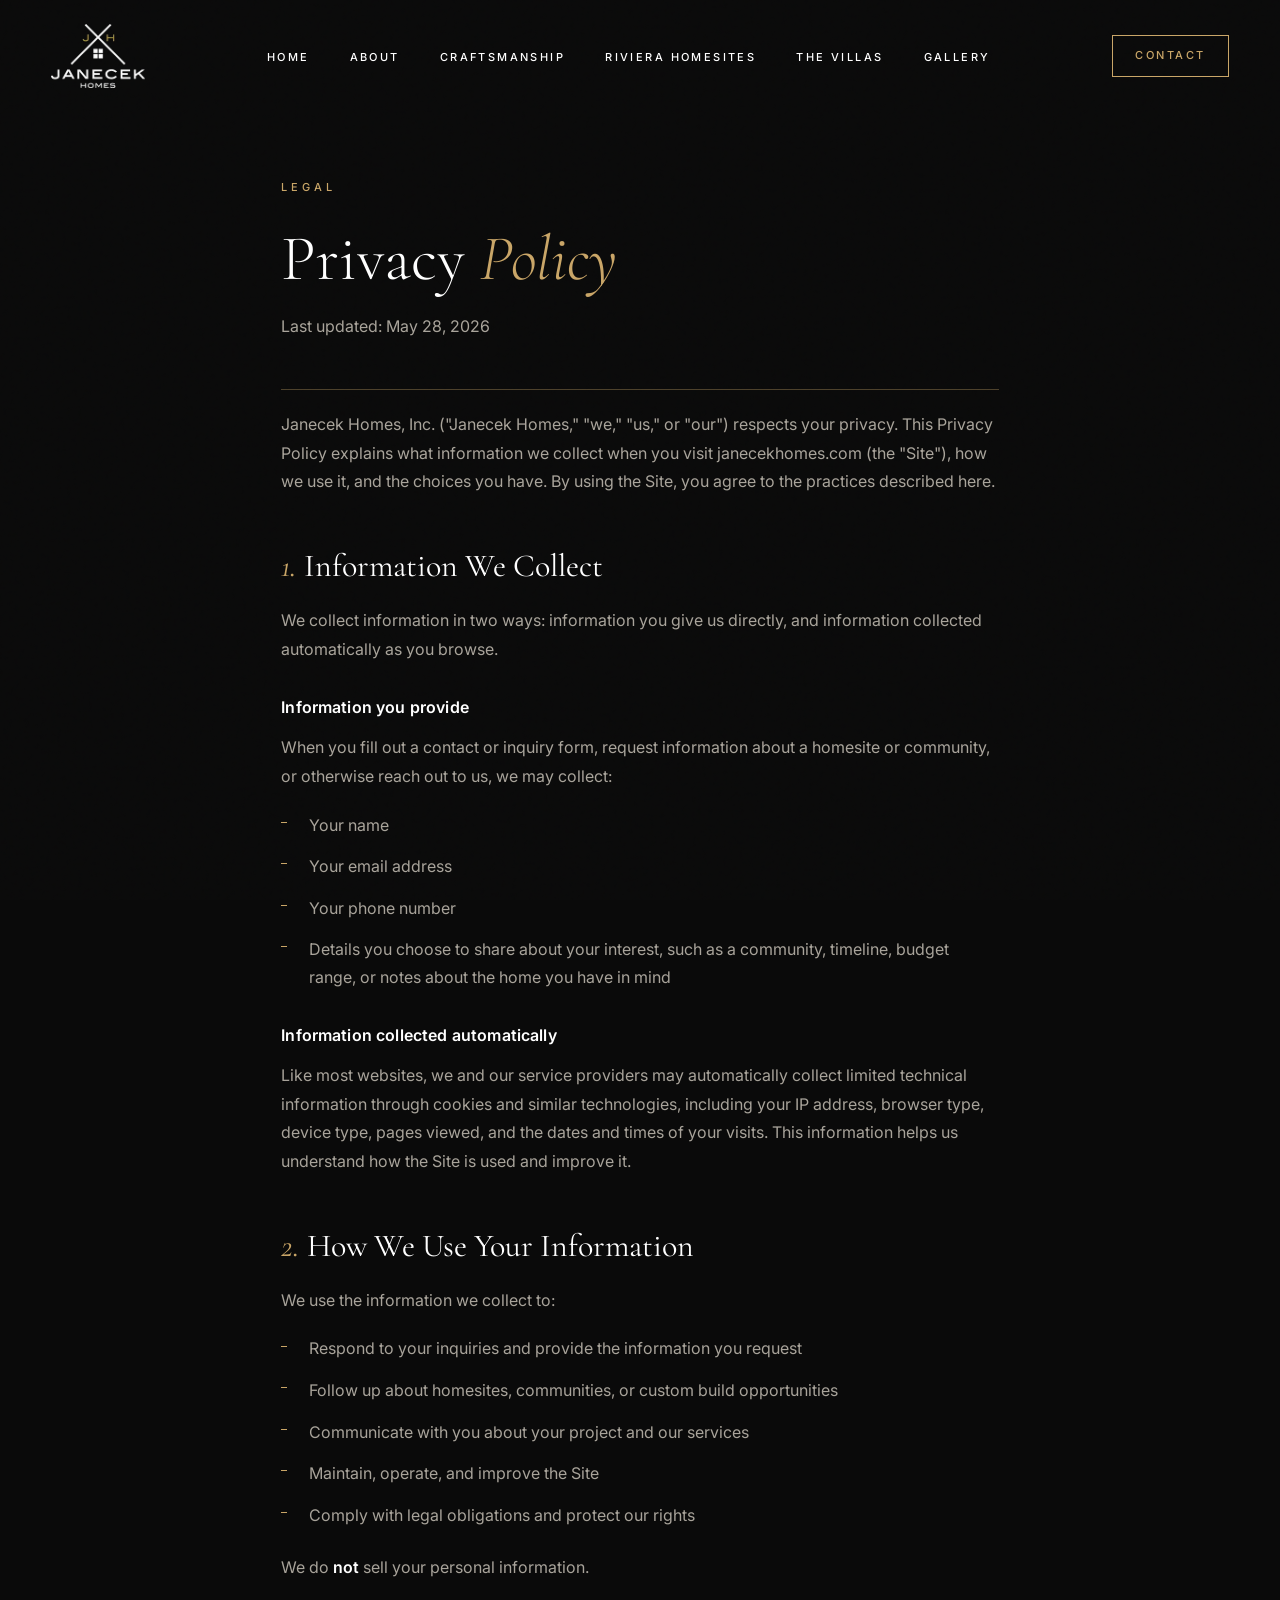
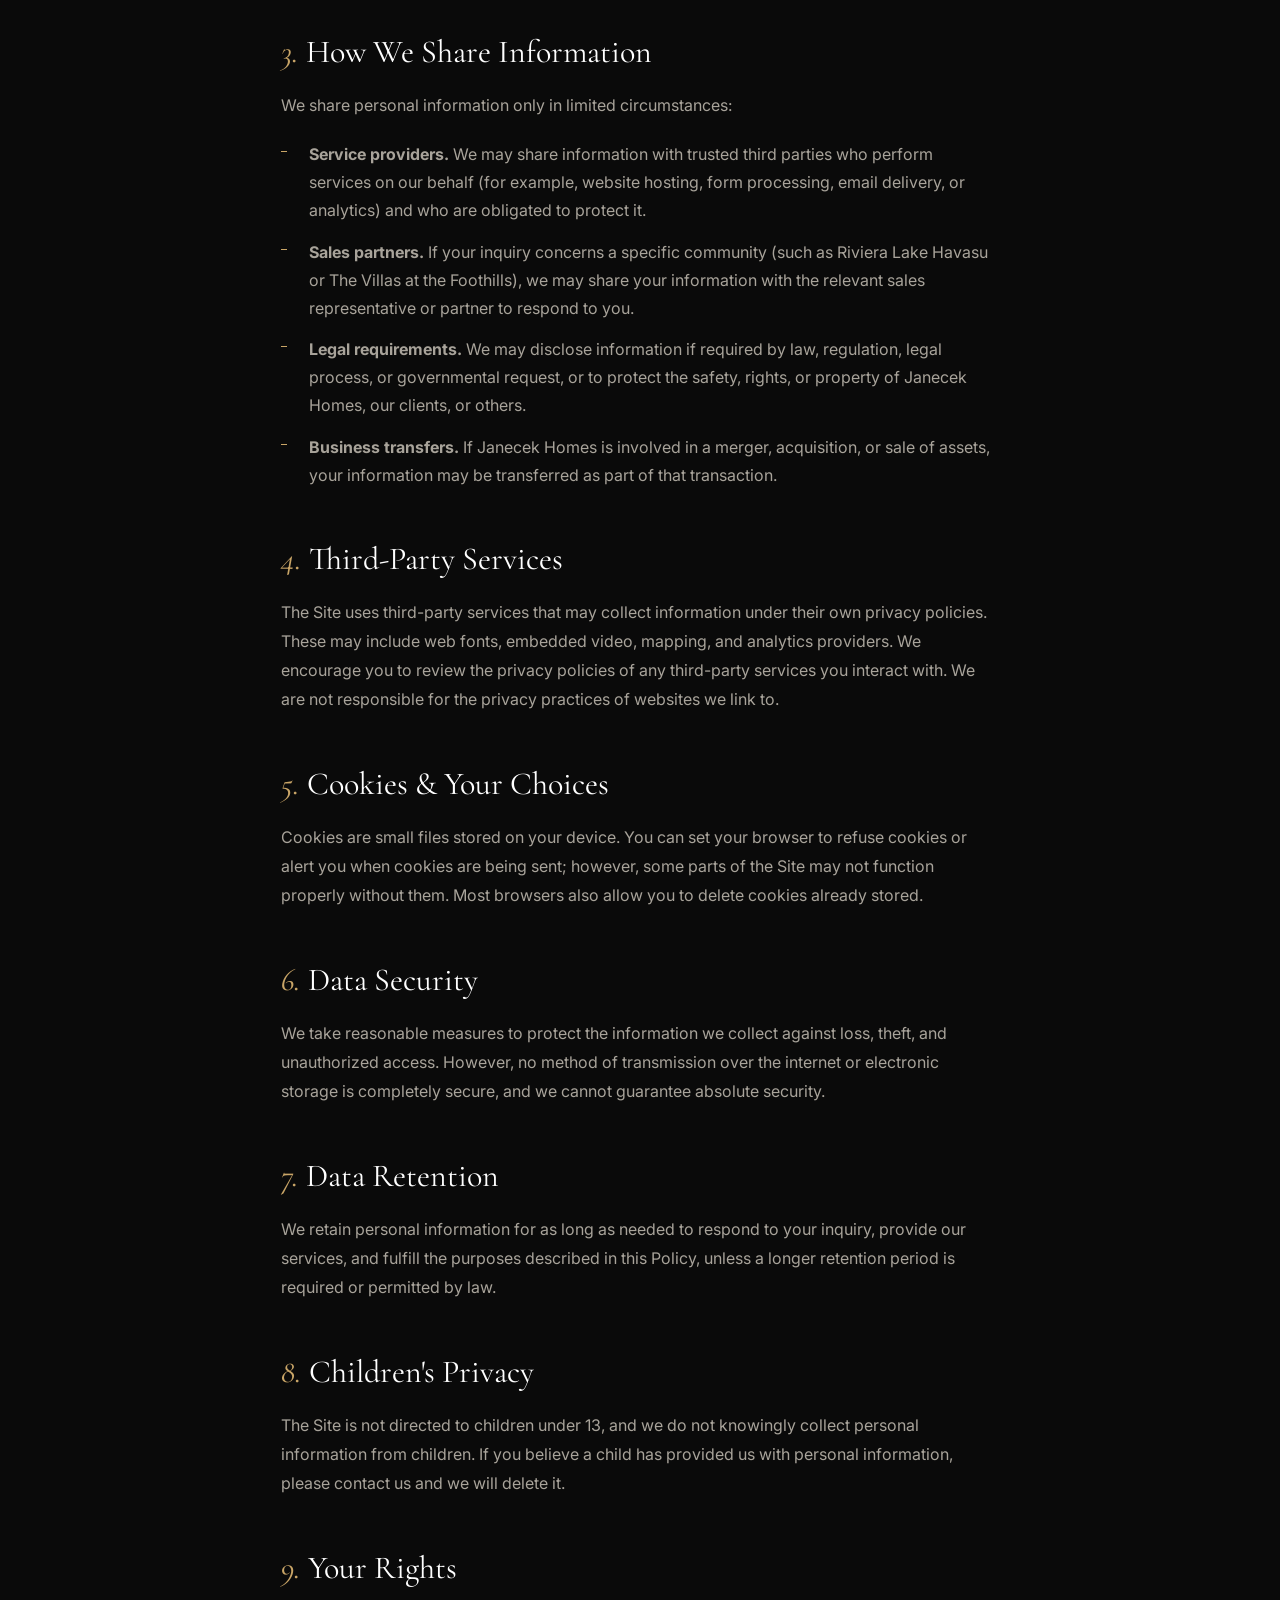
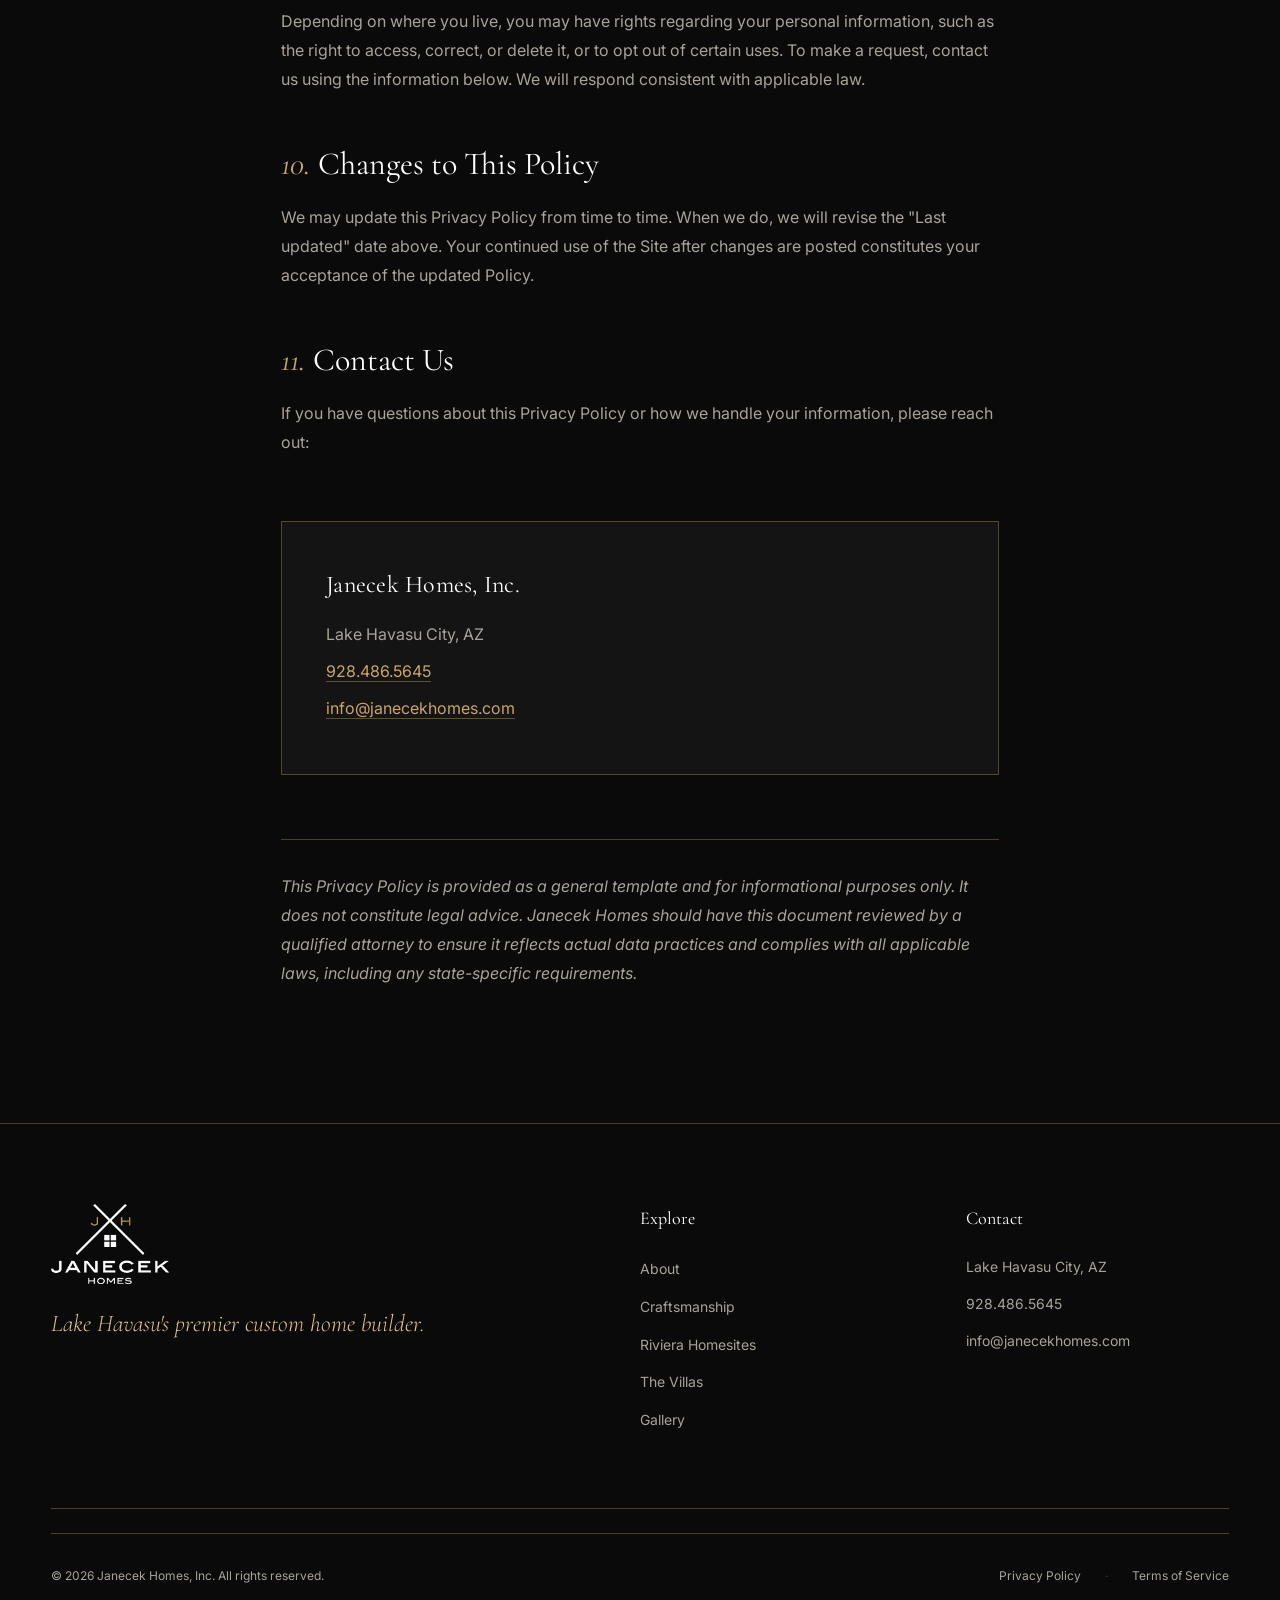
<file: privacy.html>
<!DOCTYPE html>
<html lang="en">
<head>
<meta charset="UTF-8">
<meta name="viewport" content="width=device-width, initial-scale=1.0">
<title>Privacy Policy | Janecek Homes</title>
  <link rel="canonical" href="https://www.janecekhomes.com/privacy">
  <link rel="icon" href="favicon.ico?v=2" sizes="any">
  <link rel="icon" type="image/png" sizes="32x32" href="favicon-32x32.png?v=2">
  <link rel="icon" type="image/png" sizes="16x16" href="favicon-16x16.png?v=2">
  <link rel="icon" type="image/png" sizes="192x192" href="favicon-192x192.png?v=2">
  <link rel="apple-touch-icon" href="apple-touch-icon.png?v=2">
  <meta property="og:type" content="website">
  <meta property="og:site_name" content="Janecek Homes">
  <meta property="og:title" content="Privacy Policy | Janecek Homes">
  <meta property="og:description" content="How Janecek Homes collects, uses, and protects your personal information.">
  <meta property="og:url" content="https://www.janecekhomes.com/privacy">
  <meta property="og:image" content="https://www.janecekhomes.com/og-image.jpg">
  <meta property="og:image:width" content="1200">
  <meta property="og:image:height" content="630">
  <meta name="twitter:card" content="summary_large_image">
  <meta name="twitter:title" content="Privacy Policy | Janecek Homes">
  <meta name="twitter:description" content="How Janecek Homes collects, uses, and protects your personal information.">
  <meta name="twitter:image" content="https://www.janecekhomes.com/og-image.jpg">
  <script type="application/ld+json">
{
  "@context": "https://schema.org",
  "@type": "GeneralContractor",
  "name": "Janecek Homes",
  "alternateName": "Janecek Homes, Inc.",
  "url": "https://www.janecekhomes.com/",
  "logo": "https://www.janecekhomes.com/logo.png",
  "image": "https://www.janecekhomes.com/og-image.jpg",
  "telephone": "+1-928-486-5645",
  "email": "info@janecekhomes.com",
  "priceRange": "$$$",
  "geo": { "@type": "GeoCoordinates", "latitude": 34.4839, "longitude": -114.3225 },
  "description": "Lake Havasu City's premier custom home builder for over 30 years, building luxury custom homes at Riviera Lake Havasu and The Villas at the Foothills.",
  "address": {
    "@type": "PostalAddress",
    "addressLocality": "Lake Havasu City",
    "addressRegion": "AZ",
    "addressCountry": "US"
  },
  "areaServed": {
    "@type": "City",
    "name": "Lake Havasu City"
  },
  "sameAs": [
    "https://www.facebook.com/JanecekHomes",
    "https://www.instagram.com/janecekhomes/"
  ]
}
</script>

<meta name="description" content="How Janecek Homes collects, uses, and protects your personal information.">
<meta name="robots" content="noindex, follow">
<link rel="preconnect" href="https://fonts.googleapis.com">
<link rel="preconnect" href="https://fonts.gstatic.com" crossorigin>
<link href="https://fonts.googleapis.com/css2?family=Cormorant+Garamond:ital,wght@0,300;0,400;0,500;1,300;1,400&family=Inter:wght@300;400;500;600&display=swap" rel="stylesheet">
<link rel="stylesheet" href="css/styles.css">
</head>
<body>

<nav class="nav scrolled">
  <a href="/" class="nav-logo"><img src="images/logo-white.png" alt="Janecek Homes"></a>
  <ul class="nav-links">
    <li><a href="/">Home</a></li>
    <li><a href="/about">About</a></li>
    <li><a href="/craftsmanship">Craftsmanship</a></li>
    <li><a href="/riviera">Riviera Homesites</a></li>
    <li><a href="/villas">The Villas</a></li>
    <li><a href="/gallery">Gallery</a></li>
  </ul>
  <a href="/contact" class="nav-cta">Contact</a>
  <button class="nav-toggle" aria-label="Menu">
    <svg width="28" height="20" viewBox="0 0 28 20"><line x1="0" y1="2" x2="28" y2="2" stroke="currentColor" stroke-width="1.5"/><line x1="0" y1="10" x2="28" y2="10" stroke="currentColor" stroke-width="1.5"/><line x1="0" y1="18" x2="28" y2="18" stroke="currentColor" stroke-width="1.5"/></svg>
  </button>
</nav>

<div class="mobile-menu">
  <a href="/">Home</a><a href="/about">About</a><a href="/craftsmanship">Craftsmanship</a><a href="/riviera">Riviera Homesites</a><a href="/villas">The Villas</a><a href="/gallery">Gallery</a><a href="/contact">Contact</a>
</div>

<section class="jh-legal">
  <div class="jh-legal-inner">
    <div class="jh-legal-eyebrow">Legal</div>
    <h1>Privacy <em>Policy</em></h1>
    <p class="jh-legal-updated">Last updated: May 28, 2026</p>

    <p class="jh-legal-intro">Janecek Homes, Inc. ("Janecek Homes," "we," "us," or "our") respects your privacy. This Privacy Policy explains what information we collect when you visit janecekhomes.com (the "Site"), how we use it, and the choices you have. By using the Site, you agree to the practices described here.</p>

    <h2><span class="num">1.</span>Information We Collect</h2>
    <p>We collect information in two ways: information you give us directly, and information collected automatically as you browse.</p>

    <h3>Information you provide</h3>
    <p>When you fill out a contact or inquiry form, request information about a homesite or community, or otherwise reach out to us, we may collect:</p>
    <ul>
      <li>Your name</li>
      <li>Your email address</li>
      <li>Your phone number</li>
      <li>Details you choose to share about your interest, such as a community, timeline, budget range, or notes about the home you have in mind</li>
    </ul>

    <h3>Information collected automatically</h3>
    <p>Like most websites, we and our service providers may automatically collect limited technical information through cookies and similar technologies, including your IP address, browser type, device type, pages viewed, and the dates and times of your visits. This information helps us understand how the Site is used and improve it.</p>

    <h2><span class="num">2.</span>How We Use Your Information</h2>
    <p>We use the information we collect to:</p>
    <ul>
      <li>Respond to your inquiries and provide the information you request</li>
      <li>Follow up about homesites, communities, or custom build opportunities</li>
      <li>Communicate with you about your project and our services</li>
      <li>Maintain, operate, and improve the Site</li>
      <li>Comply with legal obligations and protect our rights</li>
    </ul>
    <p>We do <strong>not</strong> sell your personal information.</p>

    <h2><span class="num">3.</span>How We Share Information</h2>
    <p>We share personal information only in limited circumstances:</p>
    <ul>
      <li><strong>Service providers.</strong> We may share information with trusted third parties who perform services on our behalf (for example, website hosting, form processing, email delivery, or analytics) and who are obligated to protect it.</li>
      <li><strong>Sales partners.</strong> If your inquiry concerns a specific community (such as Riviera Lake Havasu or The Villas at the Foothills), we may share your information with the relevant sales representative or partner to respond to you.</li>
      <li><strong>Legal requirements.</strong> We may disclose information if required by law, regulation, legal process, or governmental request, or to protect the safety, rights, or property of Janecek Homes, our clients, or others.</li>
      <li><strong>Business transfers.</strong> If Janecek Homes is involved in a merger, acquisition, or sale of assets, your information may be transferred as part of that transaction.</li>
    </ul>

    <h2><span class="num">4.</span>Third-Party Services</h2>
    <p>The Site uses third-party services that may collect information under their own privacy policies. These may include web fonts, embedded video, mapping, and analytics providers. We encourage you to review the privacy policies of any third-party services you interact with. We are not responsible for the privacy practices of websites we link to.</p>

    <h2><span class="num">5.</span>Cookies &amp; Your Choices</h2>
    <p>Cookies are small files stored on your device. You can set your browser to refuse cookies or alert you when cookies are being sent; however, some parts of the Site may not function properly without them. Most browsers also allow you to delete cookies already stored.</p>

    <h2><span class="num">6.</span>Data Security</h2>
    <p>We take reasonable measures to protect the information we collect against loss, theft, and unauthorized access. However, no method of transmission over the internet or electronic storage is completely secure, and we cannot guarantee absolute security.</p>

    <h2><span class="num">7.</span>Data Retention</h2>
    <p>We retain personal information for as long as needed to respond to your inquiry, provide our services, and fulfill the purposes described in this Policy, unless a longer retention period is required or permitted by law.</p>

    <h2><span class="num">8.</span>Children's Privacy</h2>
    <p>The Site is not directed to children under 13, and we do not knowingly collect personal information from children. If you believe a child has provided us with personal information, please contact us and we will delete it.</p>

    <h2><span class="num">9.</span>Your Rights</h2>
    <p>Depending on where you live, you may have rights regarding your personal information, such as the right to access, correct, or delete it, or to opt out of certain uses. To make a request, contact us using the information below. We will respond consistent with applicable law.</p>

    <h2><span class="num">10.</span>Changes to This Policy</h2>
    <p>We may update this Privacy Policy from time to time. When we do, we will revise the "Last updated" date above. Your continued use of the Site after changes are posted constitutes your acceptance of the updated Policy.</p>

    <h2><span class="num">11.</span>Contact Us</h2>
    <p>If you have questions about this Privacy Policy or how we handle your information, please reach out:</p>

    <div class="jh-legal-contact-box">
      <h3>Janecek Homes, Inc.</h3>
      <p>Lake Havasu City, AZ</p>
      <p><a href="tel:9284865645">928.486.5645</a></p>
      <p><a href="mailto:info@janecekhomes.com">info@janecekhomes.com</a></p>
    </div>

    <p class="jh-legal-disclaimer">This Privacy Policy is provided as a general template and for informational purposes only. It does not constitute legal advice. Janecek Homes should have this document reviewed by a qualified attorney to ensure it reflects actual data practices and complies with all applicable laws, including any state-specific requirements.</p>
  </div>
</section>

<footer class="footer">
  <div class="container">
    <div class="footer-grid">
      <div>
        <a href="/" class="nav-logo" style="display: block; height: 80px; margin-bottom: 1.5rem;"><img src="images/logo-white.png" alt="Janecek Homes" style="height: 100%; width: auto;"></a>
        <p class="footer-tagline" style="margin-top: 1rem;"><em>Lake Havasu's premier custom home builder.</em></p>
      </div>
      <div>
        <h4>Explore</h4>
        <ul>
          <li><a href="/about">About</a></li>
          <li><a href="/craftsmanship">Craftsmanship</a></li>
          <li><a href="/riviera">Riviera Homesites</a></li>
          <li><a href="/villas">The Villas</a></li>
          <li><a href="/gallery">Gallery</a></li>
        </ul>
      </div>
      <div>
        <h4>Contact</h4>
        <ul>
          <li class="stone-text" style="font-size: 0.875rem;">Lake Havasu City, AZ</li>
          <li><a href="tel:9284865645">928.486.5645</a></li>
          <li><a href="mailto:info@janecekhomes.com">info@janecekhomes.com</a></li>
        </ul>
      </div>
    </div>
    <div class="hairline mb-3"></div>
    <div class="footer-bottom">
      <span>© 2026 Janecek Homes, Inc. All rights reserved.</span>
      <span class="footer-legal-links">
        <a href="/privacy">Privacy Policy</a>
        <span class="footer-legal-sep">·</span>
        <a href="/terms">Terms of Service</a>
      </span>
    </div>
  </div>
</footer>

<div class="mobile-cta">
  <a href="tel:9284865645" class="btn btn-outline">Call</a>
  <a href="/contact" class="btn btn-gold">Contact</a>
</div>

<script src="js/main.js"></script>
</body>
</html>
</file>
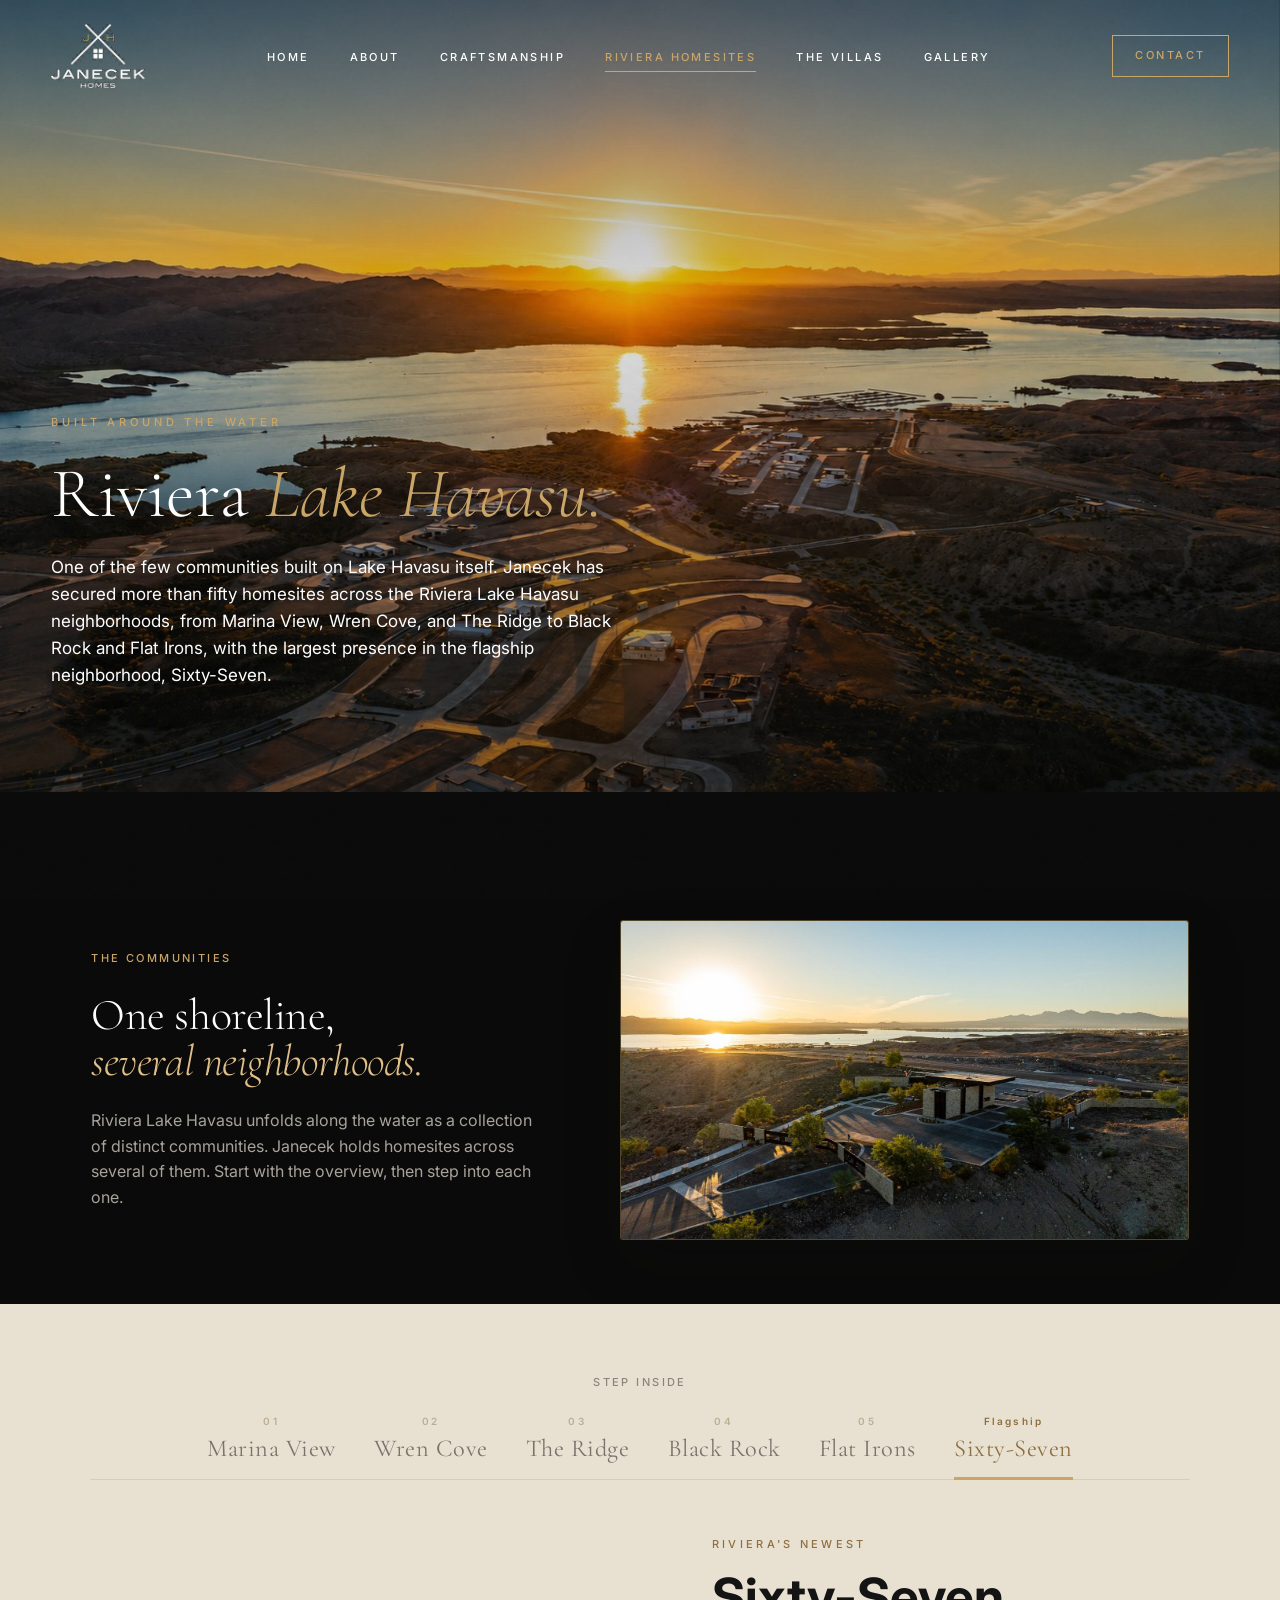
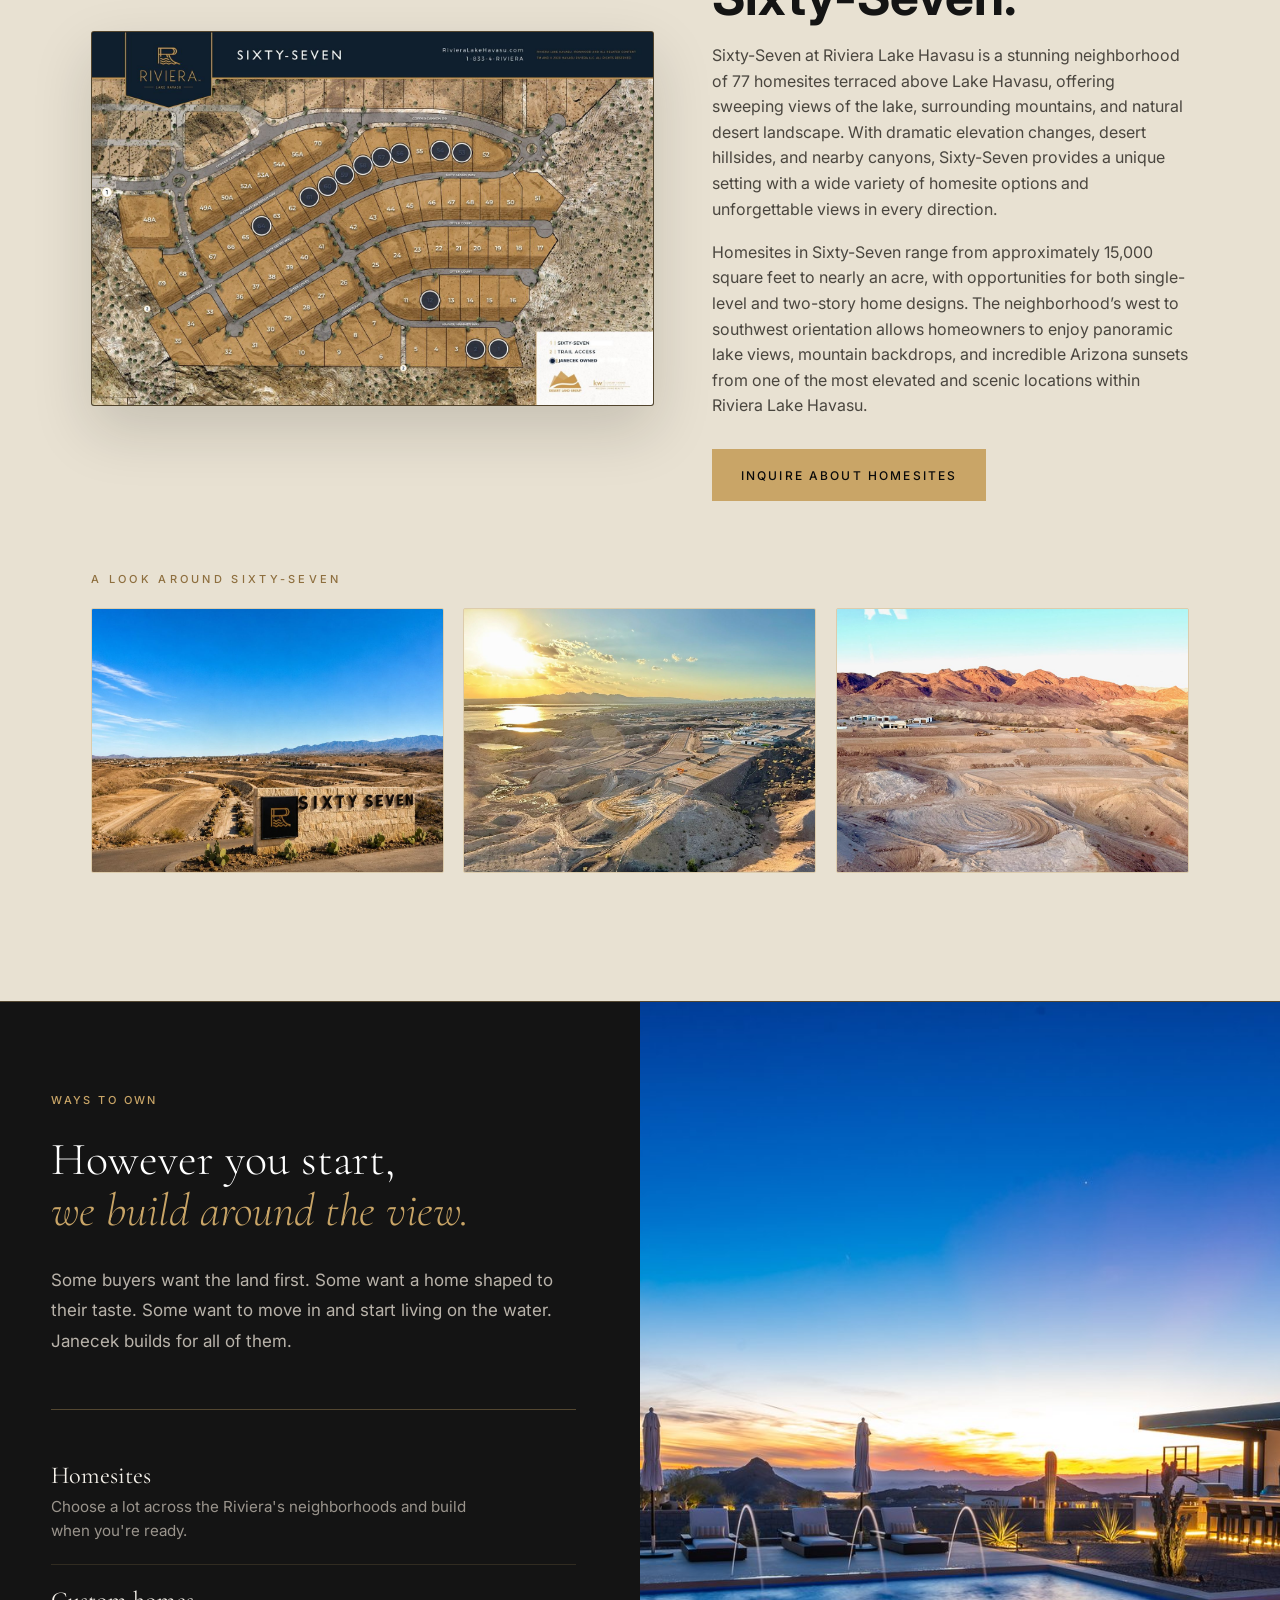
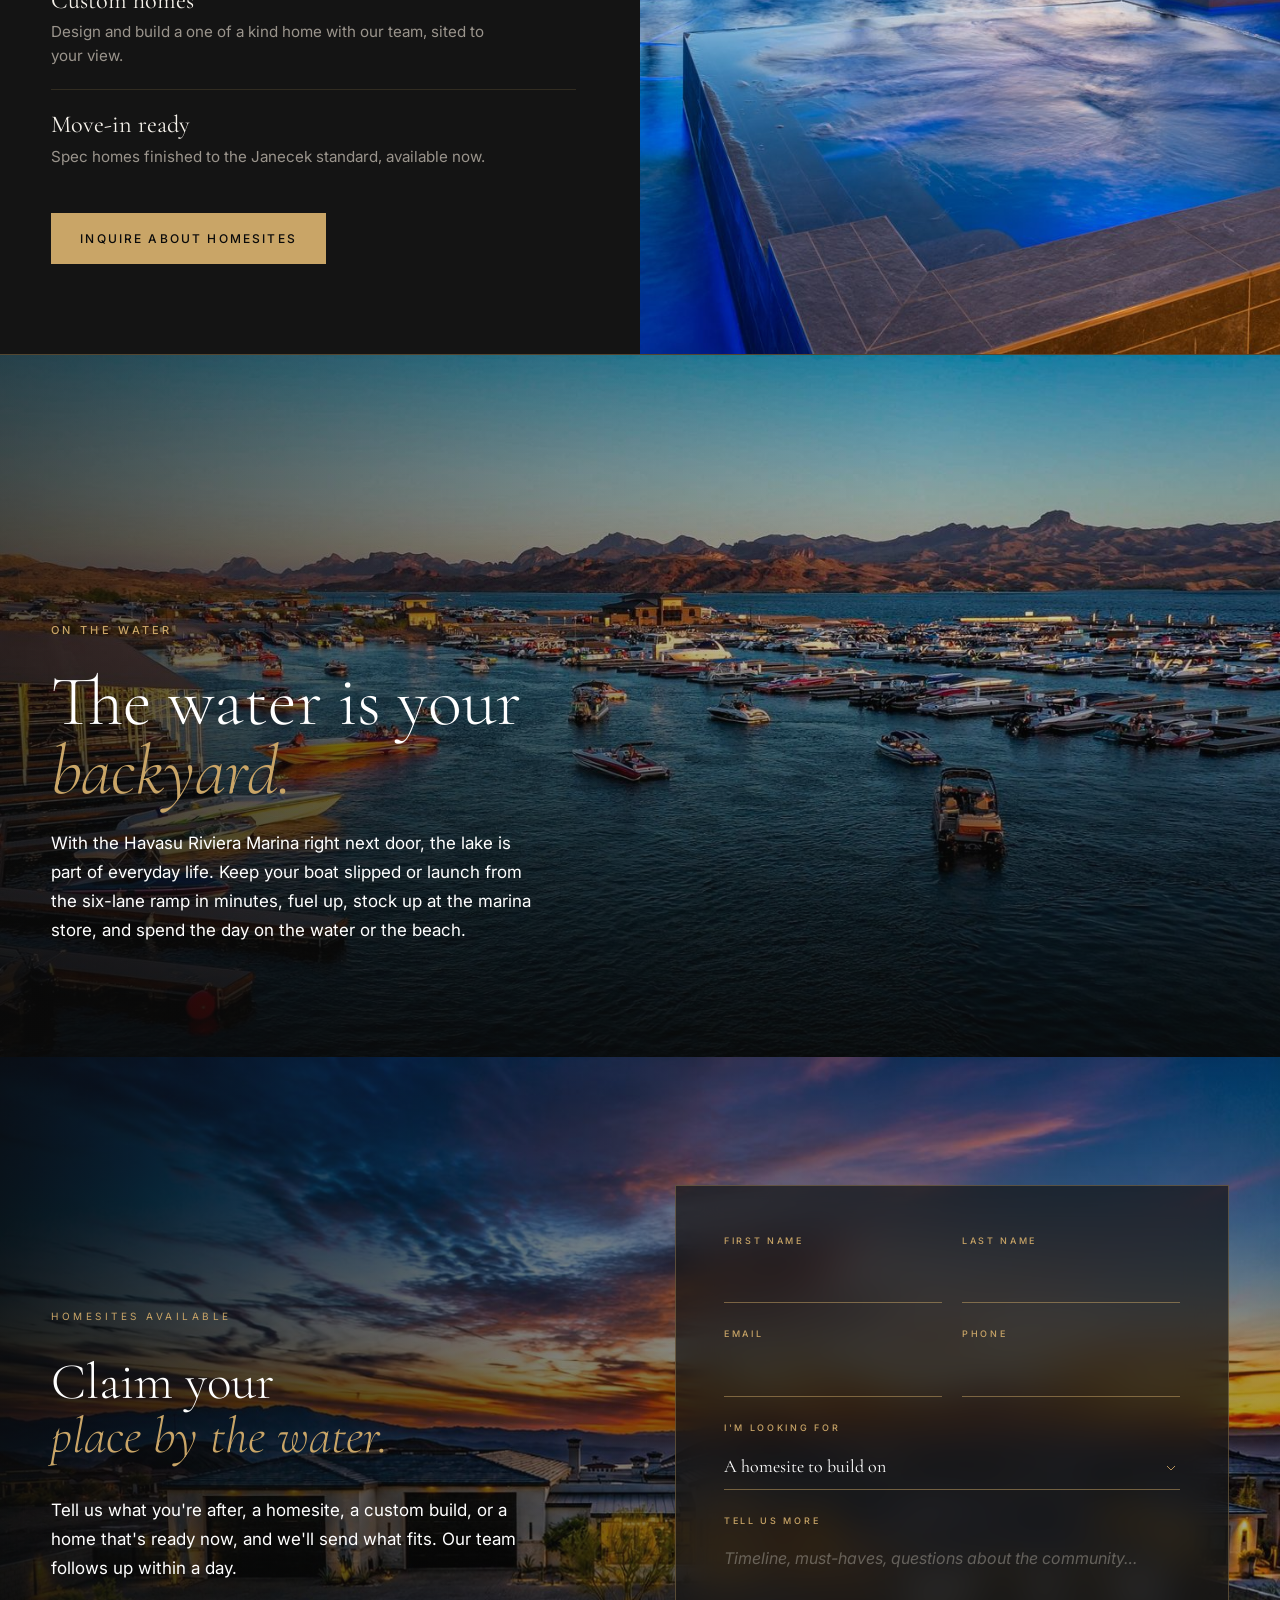
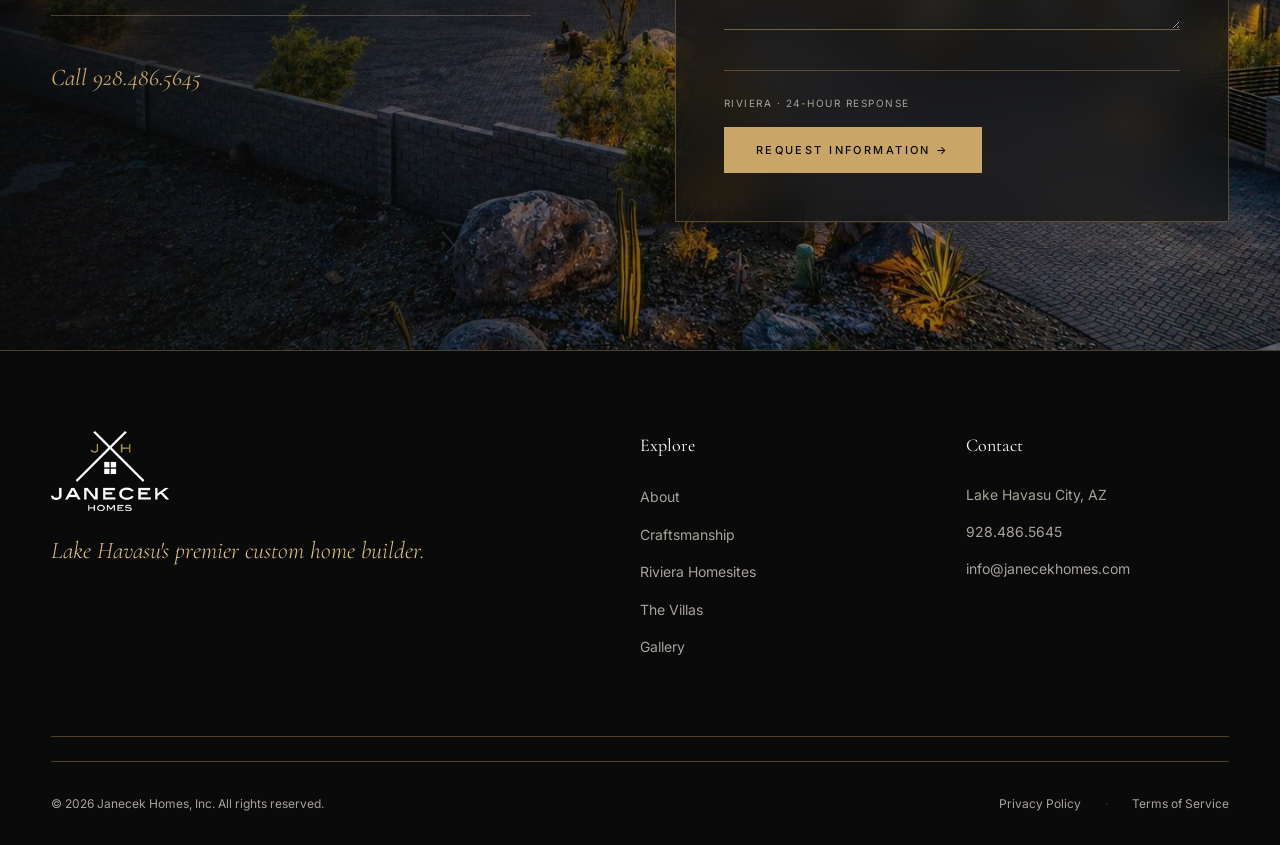
<file: riviera.html>
<!DOCTYPE html>
<html lang="en">
<head>
<meta charset="UTF-8">
<meta name="viewport" content="width=device-width, initial-scale=1.0">
<title>Riviera Homesites | Janecek Homes</title>
  <link rel="canonical" href="https://www.janecekhomes.com/riviera">
  <link rel="icon" href="favicon.ico?v=2" sizes="any">
  <link rel="icon" type="image/png" sizes="32x32" href="favicon-32x32.png?v=2">
  <link rel="icon" type="image/png" sizes="16x16" href="favicon-16x16.png?v=2">
  <link rel="icon" type="image/png" sizes="192x192" href="favicon-192x192.png?v=2">
  <link rel="apple-touch-icon" href="apple-touch-icon.png?v=2">
  <meta property="og:type" content="website">
  <meta property="og:site_name" content="Janecek Homes">
  <meta property="og:title" content="Riviera Homesites | Janecek Homes">
  <meta property="og:description" content="Custom homesites at Riviera Lake Havasu by Janecek Homes. Build a luxury custom home with lake and mountain views across the Riviera's neighborhoods.">
  <meta property="og:url" content="https://www.janecekhomes.com/riviera">
  <meta property="og:image" content="https://www.janecekhomes.com/og-image.jpg">
  <meta property="og:image:width" content="1200">
  <meta property="og:image:height" content="630">
  <meta name="twitter:card" content="summary_large_image">
  <meta name="twitter:title" content="Riviera Homesites | Janecek Homes">
  <meta name="twitter:description" content="Custom homesites at Riviera Lake Havasu by Janecek Homes. Build a luxury custom home with lake and mountain views across the Riviera's neighborhoods.">
  <meta name="twitter:image" content="https://www.janecekhomes.com/og-image.jpg">
  <script type="application/ld+json">
{
  "@context": "https://schema.org",
  "@type": "GeneralContractor",
  "name": "Janecek Homes",
  "alternateName": "Janecek Homes, Inc.",
  "url": "https://www.janecekhomes.com/",
  "logo": "https://www.janecekhomes.com/logo.png",
  "image": "https://www.janecekhomes.com/og-image.jpg",
  "telephone": "+1-928-486-5645",
  "email": "info@janecekhomes.com",
  "priceRange": "$$$",
  "geo": { "@type": "GeoCoordinates", "latitude": 34.4839, "longitude": -114.3225 },
  "description": "Lake Havasu City's premier custom home builder for over 30 years, building luxury custom homes at Riviera Lake Havasu and The Villas at the Foothills.",
  "address": {
    "@type": "PostalAddress",
    "addressLocality": "Lake Havasu City",
    "addressRegion": "AZ",
    "addressCountry": "US"
  },
  "areaServed": {
    "@type": "City",
    "name": "Lake Havasu City"
  },
  "sameAs": [
    "https://www.facebook.com/JanecekHomes",
    "https://www.instagram.com/janecekhomes/"
  ]
}
</script>

<meta name="description" content="Custom homesites at Riviera Lake Havasu by Janecek Homes. Build a luxury custom home with lake and mountain views across the Riviera's neighborhoods.">
<link rel="preconnect" href="https://fonts.googleapis.com">
<link rel="preconnect" href="https://fonts.gstatic.com" crossorigin>
<link href="https://fonts.googleapis.com/css2?family=Cormorant+Garamond:ital,wght@0,300;0,400;0,500;1,300;1,400&family=Inter:wght@300;400;500;600&display=swap" rel="stylesheet">
<link rel="stylesheet" href="css/styles.css">
</head>
<body>

<nav class="nav scrolled">
  <a href="/" class="nav-logo"><img src="images/logo-white.png" alt="Janecek Homes"></a>
  <ul class="nav-links">
    <li><a href="/">Home</a></li>
    <li><a href="/about">About</a></li>
    <li><a href="/craftsmanship">Craftsmanship</a></li>
    <li><a href="/riviera" class="active">Riviera Homesites</a></li>
    <li><a href="/villas">The Villas</a></li>
    <li><a href="/gallery">Gallery</a></li>
  </ul>
  <a href="/contact" class="nav-cta">Contact</a>
  <button class="nav-toggle" aria-label="Menu">
    <svg width="28" height="20" viewBox="0 0 28 20"><line x1="0" y1="2" x2="28" y2="2" stroke="currentColor" stroke-width="1.5"/><line x1="0" y1="10" x2="28" y2="10" stroke="currentColor" stroke-width="1.5"/><line x1="0" y1="18" x2="28" y2="18" stroke="currentColor" stroke-width="1.5"/></svg>
  </button>
</nav>

<div class="mobile-menu">
  <a href="/">Home</a><a href="/about">About</a><a href="/craftsmanship">Craftsmanship</a><a href="/riviera">Riviera Homesites</a><a href="/villas">The Villas</a><a href="/gallery">Gallery</a><a href="/contact">Contact</a>
</div>

<!-- HERO -->
<section class="jh-page-header is-alive riviera-hero" style="height: 88vh; min-height: 640px;">
  <div class="jh-page-header-bg">
    <img src="images/riviera-homesites-hero.jpg" alt="Sunset aerial over Riviera Lake Havasu and its homesites">
  </div>
  <div class="jh-page-header-content">
    <div class="jh-page-header-eyebrow">Built Around the Water</div>
    <h1>Riviera <em>Lake Havasu.</em></h1>
    <p class="jh-page-header-sub">One of the few communities built on Lake Havasu itself. Janecek has secured more than fifty homesites across the Riviera Lake Havasu neighborhoods, from Marina View, Wren Cove, and The Ridge to Black Rock and Flat Irons, with the largest presence in the flagship neighborhood, Sixty-Seven.</p>
  </div>
</section>

<!-- COMMUNITIES (overview map + toggle) -->
<section class="section riviera-communities">
  <div class="container rc-intro">
    <div class="rc-intro-text">
      <div class="eyebrow mb-3">The Communities</div>
      <h3 class="display display-md mb-3">One shoreline,<br><em>several neighborhoods.</em></h3>
      <p class="body stone-text">Riviera Lake Havasu unfolds along the water as a collection of distinct communities. Janecek holds homesites across several of them. Start with the overview, then step into each one.</p>
    </div>
    <div class="rc-intro-media">
      <div class="rc-panel-map reveal">
        <img src="images/riviera-hero.jpg" alt="Aerial of Riviera Lake Havasu standing in for the overview map (placeholder)">
      </div>
    </div>
  </div>
</section>

<section class="section riviera-communities light-section rc-explore">
  <div class="rc-tabs-lead"><span class="eyebrow">Step Inside</span></div>
  <div class="rc-tabs" role="tablist">
    <button class="rc-tab" data-community="marinaview" role="tab">Marina View</button>
    <button class="rc-tab" data-community="wrencove" role="tab">Wren Cove</button>
    <button class="rc-tab" data-community="ridges" role="tab">The Ridge</button>
    <button class="rc-tab" data-community="blackrock" role="tab">Black Rock</button>
    <button class="rc-tab" data-community="flatirons" role="tab">Flat Irons</button>
    <button class="rc-tab rc-tab-featured active" data-community="sixtyseven" role="tab">Sixty-Seven</button>
  </div>

  <div class="rc-panels container" style="max-width: 1200px;">
    <!-- Sixty-Seven -->
    <div class="rc-panel active" id="rc-sixtyseven">
      <div class="rc-panel-grid">
        <div class="rc-panel-map reveal"><img loading="lazy" decoding="async" src="images/riviera-sixtyseven-map.jpg" alt="Sixty-Seven community site map with Janecek-owned homesites highlighted in gold"></div>
        <div class="rc-panel-text reveal">
          <div class="rc-text-head">
          <div class="jh-spine-eyebrow">Riviera's Newest</div>
          <h2>Sixty-Seven.</h2>
          <div class="rc-cta"><a href="/contact" class="btn btn-gold">Inquire About Homesites</a></div>
          </div>
          <div class="rc-text-body">
          <p>Sixty-Seven at Riviera Lake Havasu is a stunning neighborhood of 77 homesites terraced above Lake Havasu, offering sweeping views of the lake, surrounding mountains, and natural desert landscape. With dramatic elevation changes, desert hillsides, and nearby canyons, Sixty-Seven provides a unique setting with a wide variety of homesite options and unforgettable views in every direction.</p>
          <p>Homesites in Sixty-Seven range from approximately 15,000 square feet to nearly an acre, with opportunities for both single-level and two-story home designs. The neighborhood’s west to southwest orientation allows homeowners to enjoy panoramic lake views, mountain backdrops, and incredible Arizona sunsets from one of the most elevated and scenic locations within Riviera Lake Havasu.</p>
          </div>
        </div>
      </div>
      <div class="rc-mini reveal">
        <div class="rc-mini-head"><span class="jh-spine-eyebrow">A Look Around Sixty-Seven</span></div>
        <div class="rc-minigallery">
        <figure><img loading="lazy" decoding="async" src="images/s67-entrance.jpg" alt="The Sixty-Seven entrance monument at Riviera Lake Havasu"></figure>
        <figure><img loading="lazy" decoding="async" src="images/s67-aerial-sunset.jpg" alt="Aerial of Sixty-Seven at golden hour above Lake Havasu"></figure>
        <figure><img loading="lazy" decoding="async" src="images/s67-mountains.jpg" alt="Sixty-Seven homesites graded beneath the desert mountains"></figure>
        <figure><img loading="lazy" decoding="async" src="images/s67-lake-sunset.jpg" alt="Sunset over Lake Havasu from Sixty-Seven"></figure>
        <figure><img loading="lazy" decoding="async" src="images/s67-overview.jpg" alt="Sixty-Seven under development with Lake Havasu City beyond"></figure>
        <figure><img loading="lazy" decoding="async" src="images/s67-plant.jpg" alt="Site work underway at Sixty-Seven at dusk"></figure>
        <figure><img loading="lazy" decoding="async" src="images/s67-aerial-dusk.jpg" alt="Aerial of Sixty-Seven homesites above Lake Havasu City"></figure>
        <figure><img loading="lazy" decoding="async" src="images/s67-terraces.jpg" alt="Terraced homesites at Sixty-Seven with completed homes beyond"></figure>
        <figure><img loading="lazy" decoding="async" src="images/s67-grading.jpg" alt="Earthmoving equipment shaping the Sixty-Seven homesites"></figure>
        </div>
      </div>
    </div>
    <!-- The Shores -->
    <div class="rc-panel" id="rc-wrencove">
      <div class="rc-panel-grid">
        <div class="rc-panel-map reveal"><img loading="lazy" decoding="async" src="images/riviera-wrencove-map.jpg" alt="Wren Cove community site map showing streets and available homesites"></div>
        <div class="rc-panel-text reveal">
          <div class="rc-text-head">
          <div class="jh-spine-eyebrow">On the Water</div>
          <h2>Wren Cove.</h2>
          <div class="rc-cta"><a href="/contact" class="btn btn-gold">Inquire About Homesites</a></div>
          </div>
          <div class="rc-text-body">
          <p>Set along the washes and ridgelines in the heart of Riviera Lake Havasu, Wren Cove offers a rare blend of privacy, natural beauty, and elevated desert living. Each homesite is positioned to capture its own unique perspective, from intimate views of Wren Cove and the surrounding desert to sweeping lake, mountain, and sunset vistas.</p>
          <p>Located near the shoreline of Lake Havasu and just inside the main gate of the community, Wren Cove provides convenient access to Lake Havasu City while still feeling tucked away in a peaceful, scenic setting. The neighborhood is surrounded by some of the area’s most recognizable natural landmarks, including Copper Canyon, Skiers Cove, Cup Cake Mountain, and the pristine turquoise waters of Lake Havasu.</p>
          <p>Homes in Wren Cove are thoughtfully designed for comfort, function, and the Arizona lifestyle, with spacious homesites, single-level living, and room for RV garages that make it easy to explore the Southwest. With close proximity to Riviera Marina, trailheads, desert open space, and the water’s edge, Wren Cove is an ideal place to enjoy both everyday relaxation and outdoor adventure.</p>
          <p>For those seeking luxury living surrounded by lake views, mountain backdrops, and the natural beauty of the desert, Wren Cove offers a truly exceptional setting to create lasting memories.</p>
          </div>
        </div>
      </div>
      <div class="rc-mini reveal">
        <div class="rc-mini-head"><span class="jh-spine-eyebrow">A Look Around Wren Cove</span></div>
        <div class="rc-minigallery">
        <figure><img loading="lazy" decoding="async" src="images/wc-sunset.jpg" alt="Aerial of Wren Cove and Lake Havasu at sunset"></figure>
        <figure><img loading="lazy" decoding="async" src="images/wc-day.jpg" alt="Aerial of Wren Cove homesites above Lake Havasu"></figure>
        <figure><img loading="lazy" decoding="async" src="images/wc-night.jpg" alt="Aerial of Wren Cove at night above Lake Havasu"></figure>
        </div>
      </div>
    </div>
    <!-- Sunset Ridge -->
    <div class="rc-panel" id="rc-blackrock">
      <div class="rc-panel-grid">
        <div class="rc-panel-map reveal"><img loading="lazy" decoding="async" src="images/riviera-blackrock-map.jpg" alt="Black Rock community site map showing streets and available homesites"></div>
        <div class="rc-panel-text reveal">
          <div class="rc-text-head">
          <div class="jh-spine-eyebrow">The Setting</div>
          <h2>Black Rock.</h2>
          <div class="rc-cta"><a href="/contact" class="btn btn-gold">Inquire About Homesites</a></div>
          </div>
          <div class="rc-text-body">
          <p>Black Rock at Riviera Lake Havasu is a distinctive neighborhood set between two natural rock canyons in the heart of the community. Beginning at one of the highest points within Riviera Lake Havasu, the streets and homesites terrace approximately 150 feet down the hillside toward the water’s edge, creating dramatic elevation changes and exceptional views throughout the neighborhood.</p>
          <p>Black Rock features 61 carefully planned homesites designed for custom single-family homes. Lot sizes range from more than 10,000 square feet to nearly an acre, offering a wide range of opportunities for homeowners looking to design and build from the ground up. The natural terrain allows for unique architectural possibilities, including two-story homes, split-level designs, and walkout basement layouts along the canyon edges.</p>
          <p>With its varied homesite sizes, dramatic topography, and a mix of lake, mountain, desert, and canyon views, Black Rock offers one of the most unique and diverse living environments within Riviera Lake Havasu.</p>
          </div>
        </div>
      </div>
      <div class="rc-mini reveal">
        <div class="rc-mini-head"><span class="jh-spine-eyebrow">A Look Around Black Rock</span></div>
        <div class="rc-minigallery cols-4">
        <figure><img loading="lazy" decoding="async" src="images/br-lake.jpg" alt="Lake Havasu and the desert ranges seen from Black Rock"></figure>
        <figure><img loading="lazy" decoding="async" src="images/br-blackrock.jpg" alt="The volcanic rock hillsides that give Black Rock its name, above Lake Havasu"></figure>
        <figure><img loading="lazy" decoding="async" src="images/br-overlook.jpg" alt="A graded Black Rock homesite overlooking Lake Havasu"></figure>
        <figure><img loading="lazy" decoding="async" src="images/br-street.jpg" alt="Finished streets at Black Rock with Lake Havasu beyond"></figure>
        </div>
      </div>
    </div>
    <!-- Vista Del Lago -->
    <div class="rc-panel" id="rc-flatirons">
      <div class="rc-panel-grid">
        <div class="rc-panel-map reveal"><img loading="lazy" decoding="async" src="images/riviera-flatirons-map.jpg" alt="Flat Irons community site map showing streets and available homesites"></div>
        <div class="rc-panel-text reveal">
          <div class="rc-text-head">
          <div class="jh-spine-eyebrow">Among the Foothills</div>
          <h2>Flat Irons.</h2>
          <div class="rc-cta"><a href="/contact" class="btn btn-gold">Inquire About Homesites</a></div>
          </div>
          <div class="rc-text-body">
          <p>The Flat Irons neighborhood captures some of Riviera Lake Havasu’s most dramatic desert and mountain views. Set along the eastern edge of the community near untouched BLM land, it offers a rare blend of privacy, open space, and natural beauty. From the Aubrey Hills to the surrounding desert and the Flat Iron mountains, the views create a setting unlike anything else in Lake Havasu.</p>
          <p>Homesites here are designed for spacious desert living, averaging nearly 12,000 square feet with large, level lots and flat, single-level building pads. Many also allow for two-story homes, giving residents the chance to maximize their living space and capture even more of the surrounding scenery. With recreation, open desert, and endless views right outside the door, Flat Irons is a truly unique place to build within Riviera Lake Havasu.</p>
          </div>
        </div>
      </div>
      <div class="rc-mini reveal">
        <div class="rc-mini-head"><span class="jh-spine-eyebrow">A Look Around Flat Irons</span></div>
        <div class="rc-minigallery cols-4">
        <figure><img loading="lazy" decoding="async" src="images/fi-ext1.jpg" alt="Flat Irons home exterior at dusk"></figure>
        <figure><img loading="lazy" decoding="async" src="images/fi-kitchen.jpg" alt="Flat Irons kitchen with Viking range and waterfall island"></figure>
        <figure><img loading="lazy" decoding="async" src="images/fi-pool1.jpg" alt="Flat Irons pool with fire features at dusk"></figure>
        <figure><img loading="lazy" decoding="async" src="images/fi-living.jpg" alt="Flat Irons great room with fireplace"></figure>
        <figure><img loading="lazy" decoding="async" src="images/fi-ext2.jpg" alt="Flat Irons home exterior at twilight"></figure>
        <figure><img loading="lazy" decoding="async" src="images/fi-pool2.jpg" alt="Flat Irons pool waterfalls at sunset"></figure>
        <figure><img loading="lazy" decoding="async" src="images/fi-gym.jpg" alt="Flat Irons home gym"></figure>
        <figure><img loading="lazy" decoding="async" src="images/fi-pool3.jpg" alt="Flat Irons pool with outdoor kitchen and pergola"></figure>
        </div>
      </div>
    </div>
    <!-- Marina View -->
    <div class="rc-panel" id="rc-marinaview">
      <div class="rc-panel-grid">
        <div class="rc-panel-map reveal"><img loading="lazy" decoding="async" src="images/riviera-marinaview-map.jpg" alt="Marina View community site map showing streets and available homesites"></div>
        <div class="rc-panel-text reveal">
          <div class="rc-text-head">
          <div class="jh-spine-eyebrow">Closest to the Water</div>
          <h2>Marina View.</h2>
          <div class="rc-cta"><a href="/contact" class="btn btn-gold">Inquire About Homesites</a></div>
          </div>
          <div class="rc-text-body">
          <p>The Marina View neighborhood at Riviera Lake Havasu offers unforgettable lakefront views unmatched in Arizona. Of all the neighborhoods in the community, Marina View is situated closest to the Havasu Riviera State Park and Marina. You can walk out your front door and be on the water in minutes, allowing homeowners to achieve an active lifestyle found nowhere else in the state.</p>
          <p>The Marina View neighborhood includes 74 single family homes terraced above Lake Havasu with dramatic sweeping views. The lots range in size, from an average of 9,100 square feet to larger lots over 15,000 square feet. Most lots have multiple levels and support a wide variety of homes with large garages and all the extra space you could want.</p>
          <p>Marina View also includes the Sunset Ridge Arizona townhome project. This pocket of 17 two-story townhomes is currently being designed to create a lifestyle and living option unlike any other in Lake Havasu. This is an excellent alternative for prospective buyers who want the gorgeous views without the requirement to maintain a yard.</p>
          <p>With its varied lot sizes, building configurations, and an endless variety of lake, mountain, and canyon views, along with its proximity to the Marina, Marina View offers a lakefront lifestyle and is one of the most unique and diverse neighborhoods in Riviera Lake Havasu.</p>
          </div>
        </div>
      </div>
      <div class="rc-mini reveal">
        <div class="rc-mini-head"><span class="jh-spine-eyebrow">A Look Around Marina View</span></div>
        <div class="rc-minigallery">
        <figure><img loading="lazy" decoding="async" src="images/marinaview-lot-lake.jpg" alt="A Marina View homesite overlooking Lake Havasu and the mountains beyond"></figure>
        <figure><img loading="lazy" decoding="async" src="images/marinaview-lake-mountains.jpg" alt="Lake Havasu and mountain views from Marina View at golden hour"></figure>
        <figure><img loading="lazy" decoding="async" src="images/marinaview-aerial.jpg" alt="Aerial of Marina View homesites and completed homes above Lake Havasu"></figure>
        </div>
      </div>
    </div>
    <!-- The Ridge -->
    <div class="rc-panel" id="rc-ridges">
      <div class="rc-panel-grid">
        <div class="rc-panel-map reveal"><img loading="lazy" decoding="async" src="images/riviera-ridges-map.jpg" alt="The Ridge community site map showing streets and available homesites"></div>
        <div class="rc-panel-text reveal">
          <div class="rc-text-head">
          <div class="jh-spine-eyebrow">Above It All</div>
          <h2>The Ridge.</h2>
          <div class="rc-cta"><a href="/contact" class="btn btn-gold">Inquire About Homesites</a></div>
          </div>
          <div class="rc-text-body">
          <p>The Ridge neighborhood is draped along the top of a series of natural ridges in the desert surrounding Riviera Lake Havasu. View? Your choice. From city views or stunning panoramic lake views to awe-inspiring desert and mountain views, the choice is yours in The Ridge neighborhood. You can come home to the landscapes and vistas that call to you.</p>
          <p>The Ridge neighborhood consists of 65 terraced homesites in a unique configuration. Rising high above the rest of the community, the Ridge features stunning views of Lake Havasu, sweeping mountain and desert views, and even incredible views of Lake Havasu City itself. The neighborhood features a mix of large, level homesites and multi-level lots, allowing flexibility in choosing the perfect single- or multi-level homes with spacious boat and RV garages.</p>
          <p>Featuring a neighborhood pool facility, convenient access to hiking and exploring the natural desert, and quick and convenient access to the Havasu Riviera State Park and Marina, the Ridge is the perfect place to call home. Discover the best Arizona luxury homes the state has to offer.</p>
          </div>
        </div>
      </div>
      <div class="rc-mini reveal">
        <div class="rc-mini-head"><span class="jh-spine-eyebrow">A Look Around The Ridge</span></div>
        <div class="rc-minigallery">
        <figure><img loading="lazy" decoding="async" src="images/ridge-lake-mountains.jpg" alt="Lake Havasu and the mountain ranges seen from The Ridge homesites"></figure>
        <figure><img loading="lazy" decoding="async" src="images/ridge-lake-wide.jpg" alt="Wide desert and lake views from a graded homesite at The Ridge"></figure>
        <figure><img loading="lazy" decoding="async" src="images/ridge-overlook-homes.jpg" alt="The Ridge overlooking Lake Havasu with homes under construction below"></figure>
        </div>
      </div>
    </div>
  </div>
</section>

<!-- LEGACY STATEMENT -->
<section class="villas-legacy legacy-feature" style="background: var(--charcoal); border-top: 1px solid var(--line); border-bottom: 1px solid var(--line);">
  <div class="legacy-feature-grid">
    <div class="legacy-feature-text reveal">
      <div class="eyebrow mb-3">Ways to Own</div>
      <h2>However you start,<br><em>we build around the view.</em></h2>
      <p>Some buyers want the land first. Some want a home shaped to their taste. Some want to move in and start living on the water. Janecek builds for all of them.</p>
      <div class="legacy-pillars">
        <div class="legacy-pillar">
          <h3>Homesites</h3>
          <p>Choose a lot across the Riviera's neighborhoods and build when you're ready.</p>
        </div>
        <div class="legacy-pillar">
          <h3>Custom homes</h3>
          <p>Design and build a one of a kind home with our team, sited to your view.</p>
        </div>
        <div class="legacy-pillar">
          <h3>Move-in ready</h3>
          <p>Spec homes finished to the Janecek standard, available now.</p>
        </div>
      </div>
      <div class="legacy-cta"><a href="/contact" class="btn btn-gold">Inquire About Homesites</a></div>
    </div>
    <div class="legacy-feature-media reveal">
      <img loading="lazy" decoding="async" src="images/legacy-pool-twilight.jpg" alt="A Janecek backyard at twilight with an infinity pool and outdoor living above Lake Havasu">
    </div>
  </div>
</section>

<!-- AERIAL FEATURE BREAK -->
<section class="jh-feature feature-water" style="min-height: 78vh;">
  <div class="jh-feature-bg">
    <img loading="lazy" decoding="async" src="images/riviera-marina.jpg" alt="Boats and slips at Havasu Riviera Marina at golden hour with the lake and mountains beyond">
  </div>
  <div class="jh-feature-content" style="grid-template-columns: 1fr;">
    <div class="jh-feature-left reveal" style="max-width: 780px;">
      <div class="jh-spine-eyebrow">On the Water</div>
      <h2>The water is your<br><em>backyard.</em></h2>
      <p>With the Havasu Riviera Marina right next door, the lake is part of everyday life. Keep your boat slipped or launch from the six-lane ramp in minutes, fuel up, stock up at the marina store, and spend the day on the water or the beach.</p>
    </div>
  </div>
</section>

<!-- CONTACT FORM -->
<section class="inline-form-section on-image contact-sunset">
  <div class="inline-form-bg">
    <img loading="lazy" decoding="async" src="images/riviera-contact-sunset.jpg" alt="A Janecek home at sunset above Lake Havasu with a dramatic colored sky">
  </div>

  <div class="inline-form-wrap">
    <div class="inline-form-pitch reveal">
      <span class="label">Homesites Available</span>
      <h3>Claim your<br><em>place by the water.</em></h3>
      <p>Tell us what you're after, a homesite, a custom build, or a home that's ready now, and we'll send what fits. Our team follows up within a day.</p>
      <div class="inline-form-direct">
        <a href="tel:9284865645">Call 928.486.5645</a>
      </div>
    </div>

    <form class="inline-form reveal" onsubmit="event.preventDefault(); alert('Thank you. We will be in touch shortly.');">
      <div class="inline-form-field">
        <label for="rf-first">First Name</label>
        <input type="text" id="rf-first" required>
      </div>
      <div class="inline-form-field">
        <label for="rf-last">Last Name</label>
        <input type="text" id="rf-last" required>
      </div>
      <div class="inline-form-field">
        <label for="rf-email">Email</label>
        <input type="email" id="rf-email" required>
      </div>
      <div class="inline-form-field">
        <label for="rf-phone">Phone</label>
        <input type="tel" id="rf-phone">
      </div>
      <div class="inline-form-field full">
        <label for="rf-plan">I'm Looking For</label>
        <select id="rf-plan">
          <option>A homesite to build on</option>
          <option>A custom home</option>
          <option>A move-in ready home</option>
          <option>I'd like a tour first</option>
          <option>Send me what's available</option>
        </select>
      </div>
      <div class="inline-form-field full">
        <label for="rf-msg">Tell Us More</label>
        <textarea id="rf-msg" placeholder="Timeline, must-haves, questions about the community…"></textarea>
      </div>
      <div class="inline-form-submit">
        <span class="fine-print">Riviera · 24-hour response</span>
        <button type="submit">Request Information →</button>
      </div>
    </form>
  </div>
</section>

<footer class="footer">
  <div class="container">
    <div class="footer-grid">
      <div>
        <a href="/" class="nav-logo" style="display: block; height: 80px; margin-bottom: 1.5rem;"><img src="images/logo-white.png" alt="Janecek Homes" style="height: 100%; width: auto;"></a>
        <p class="footer-tagline" style="margin-top: 1rem;"><em>Lake Havasu's premier custom home builder.</em></p>
      </div>
      <div>
        <h4>Explore</h4>
        <ul><li><a href="/about">About</a></li><li><a href="/craftsmanship">Craftsmanship</a></li><li><a href="/riviera">Riviera Homesites</a></li><li><a href="/villas">The Villas</a></li><li><a href="/gallery">Gallery</a></li></ul>
      </div>
      <div>
        <h4>Contact</h4>
        <ul>
          <li class="stone-text" style="font-size: 0.875rem;">Lake Havasu City, AZ</li>
          <li><a href="tel:9284865645">928.486.5645</a></li>
          <li><a href="mailto:info@janecekhomes.com">info@janecekhomes.com</a></li>
        </ul>
      </div>
    </div>
    <div class="hairline mb-3"></div>
    <div class="footer-bottom">
      <span>© 2026 Janecek Homes, Inc. All rights reserved.</span>
      <span class="footer-legal-links">
        <a href="/privacy">Privacy Policy</a>
        <span class="footer-legal-sep">·</span>
        <a href="/terms">Terms of Service</a>
      </span>
    </div>
  </div>
</footer>

<div class="mobile-cta">
  <a href="tel:9284865645" class="btn btn-outline">Call</a>
  <a href="/contact" class="btn btn-gold">Contact</a>
</div>

<script>
(function(){
  var tabs = document.querySelectorAll('.rc-tab');
  var panels = document.querySelectorAll('.rc-panel');
  function reveal(scope){ scope.querySelectorAll('.reveal').forEach(function(e){ e.classList.add('visible','in-view','active'); }); }
  tabs.forEach(function(tab){
    tab.addEventListener('click', function(){
      var target = tab.getAttribute('data-community');
      tabs.forEach(function(t){ t.classList.remove('active'); });
      panels.forEach(function(p){ p.classList.remove('active'); });
      tab.classList.add('active');
      var panel = document.getElementById('rc-' + target);
      if(panel){ panel.classList.add('active'); reveal(panel); }
    });
  });
})();
</script>
<script src="js/main.js"></script>
</body>
</html>
</file>
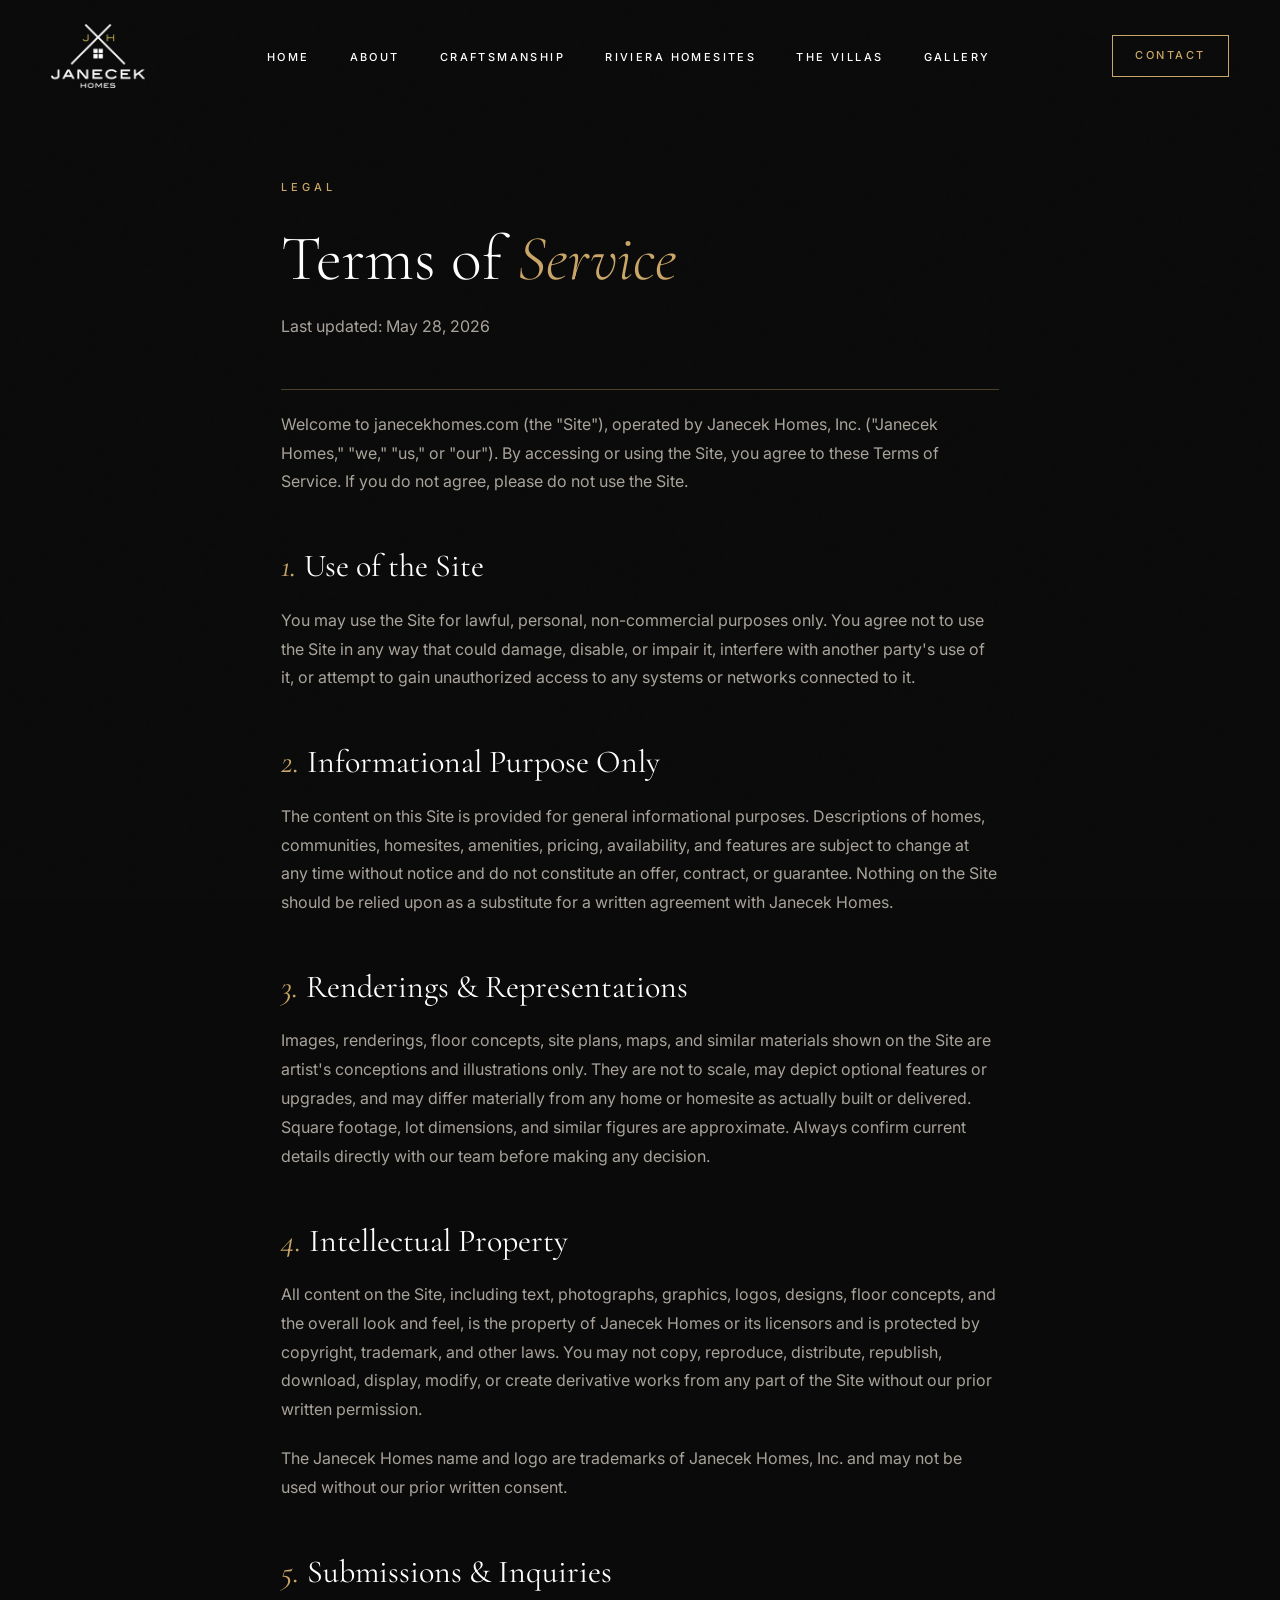
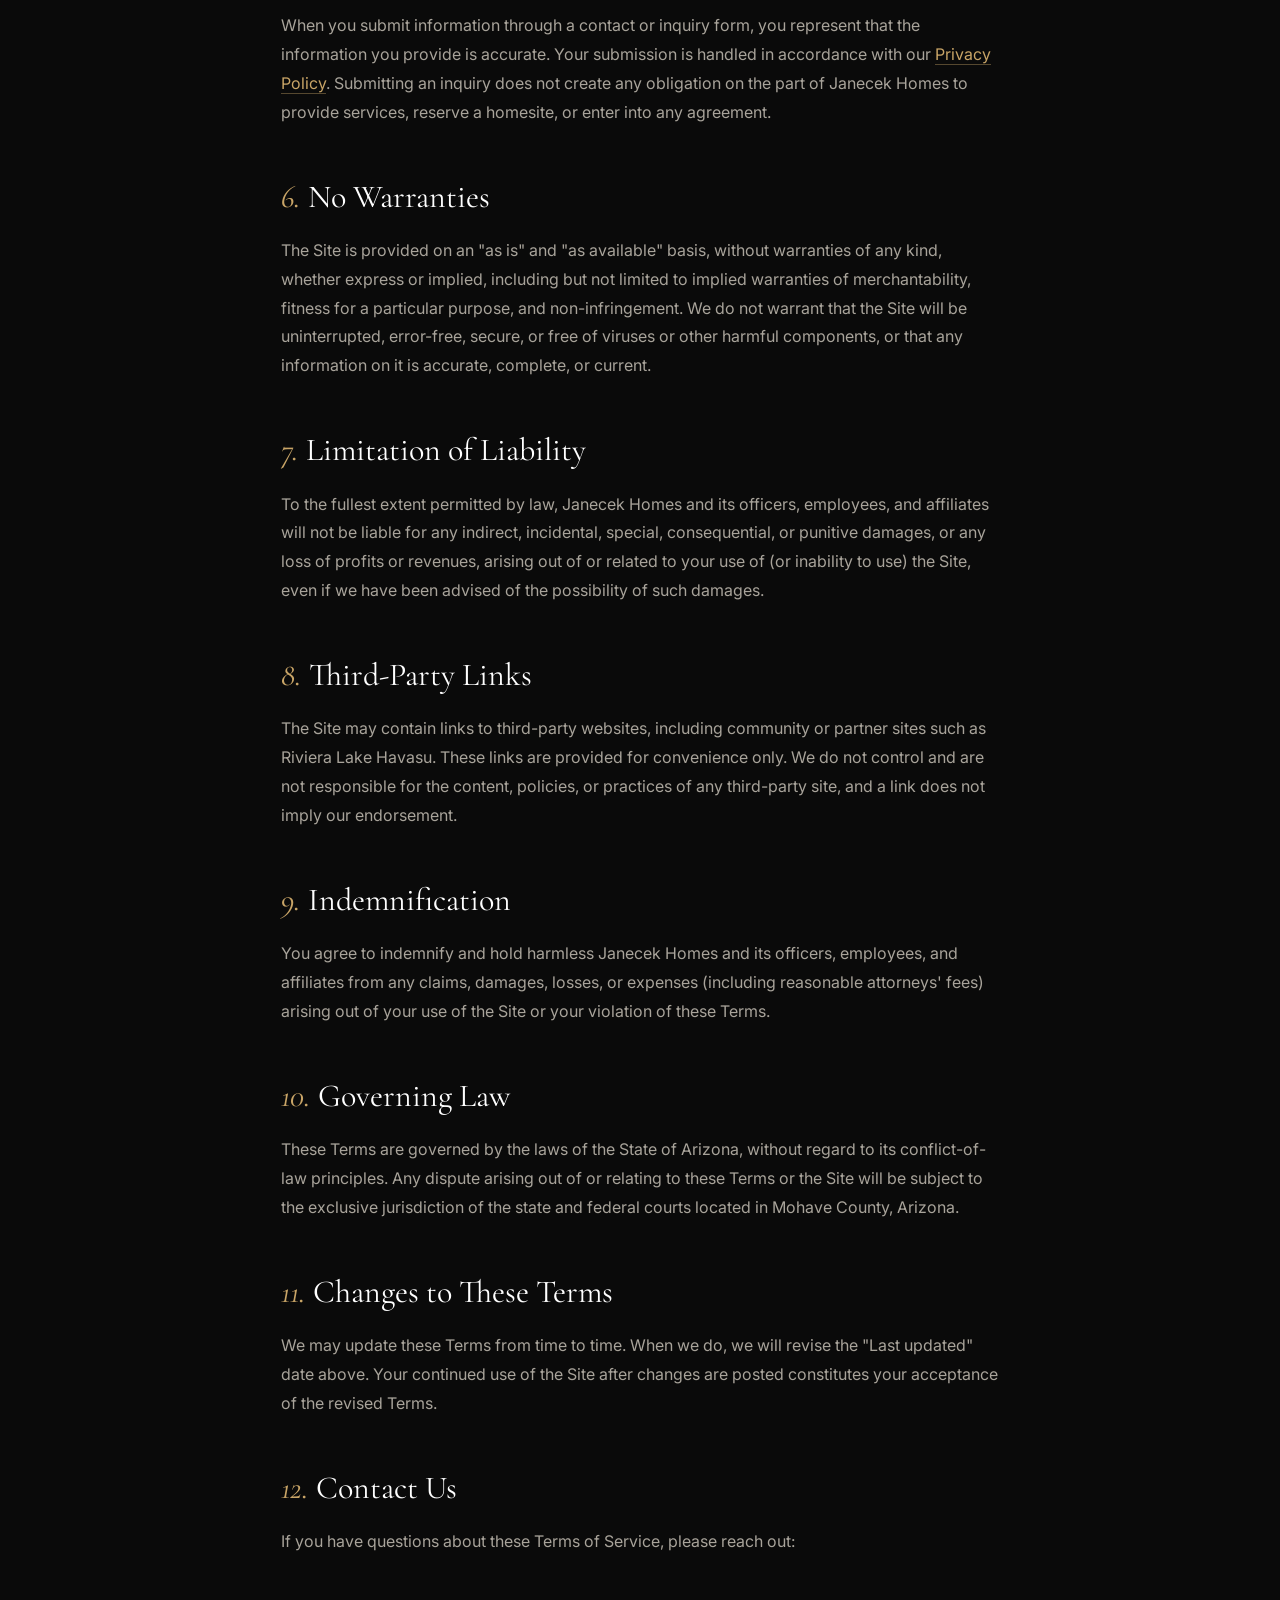
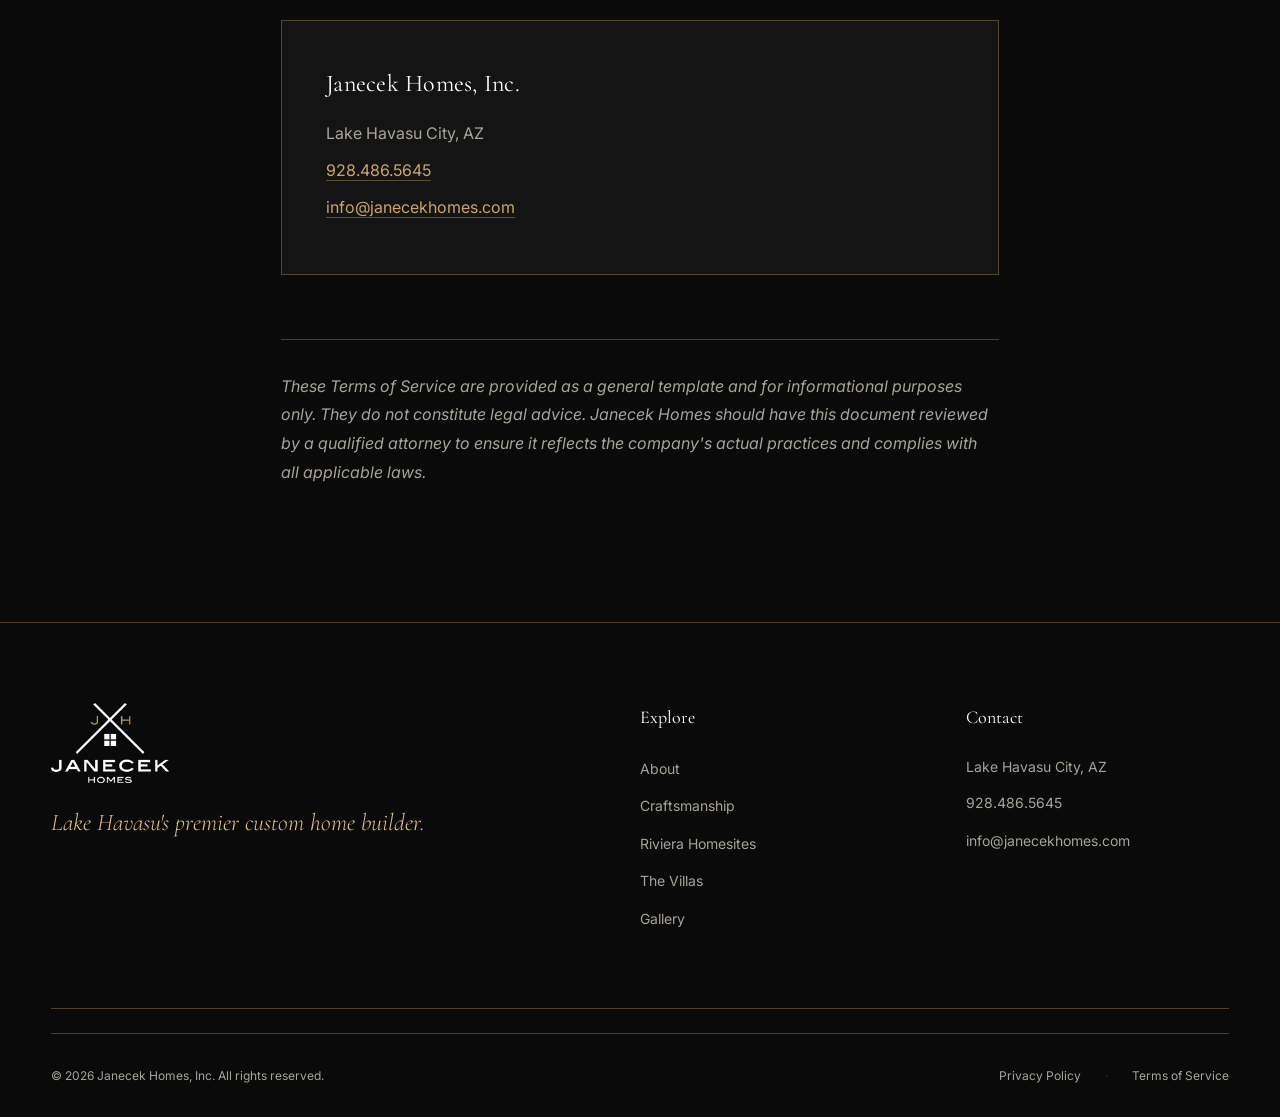
<file: terms.html>
<!DOCTYPE html>
<html lang="en">
<head>
<meta charset="UTF-8">
<meta name="viewport" content="width=device-width, initial-scale=1.0">
<title>Terms of Service | Janecek Homes</title>
  <link rel="canonical" href="https://www.janecekhomes.com/terms">
  <link rel="icon" href="favicon.ico?v=2" sizes="any">
  <link rel="icon" type="image/png" sizes="32x32" href="favicon-32x32.png?v=2">
  <link rel="icon" type="image/png" sizes="16x16" href="favicon-16x16.png?v=2">
  <link rel="icon" type="image/png" sizes="192x192" href="favicon-192x192.png?v=2">
  <link rel="apple-touch-icon" href="apple-touch-icon.png?v=2">
  <meta property="og:type" content="website">
  <meta property="og:site_name" content="Janecek Homes">
  <meta property="og:title" content="Terms of Service | Janecek Homes">
  <meta property="og:description" content="The terms governing your use of the Janecek Homes website.">
  <meta property="og:url" content="https://www.janecekhomes.com/terms">
  <meta property="og:image" content="https://www.janecekhomes.com/og-image.jpg">
  <meta property="og:image:width" content="1200">
  <meta property="og:image:height" content="630">
  <meta name="twitter:card" content="summary_large_image">
  <meta name="twitter:title" content="Terms of Service | Janecek Homes">
  <meta name="twitter:description" content="The terms governing your use of the Janecek Homes website.">
  <meta name="twitter:image" content="https://www.janecekhomes.com/og-image.jpg">
  <script type="application/ld+json">
{
  "@context": "https://schema.org",
  "@type": "GeneralContractor",
  "name": "Janecek Homes",
  "alternateName": "Janecek Homes, Inc.",
  "url": "https://www.janecekhomes.com/",
  "logo": "https://www.janecekhomes.com/logo.png",
  "image": "https://www.janecekhomes.com/og-image.jpg",
  "telephone": "+1-928-486-5645",
  "email": "info@janecekhomes.com",
  "priceRange": "$$$",
  "geo": { "@type": "GeoCoordinates", "latitude": 34.4839, "longitude": -114.3225 },
  "description": "Lake Havasu City's premier custom home builder for over 30 years, building luxury custom homes at Riviera Lake Havasu and The Villas at the Foothills.",
  "address": {
    "@type": "PostalAddress",
    "addressLocality": "Lake Havasu City",
    "addressRegion": "AZ",
    "addressCountry": "US"
  },
  "areaServed": {
    "@type": "City",
    "name": "Lake Havasu City"
  },
  "sameAs": [
    "https://www.facebook.com/JanecekHomes",
    "https://www.instagram.com/janecekhomes/"
  ]
}
</script>

<meta name="description" content="The terms governing your use of the Janecek Homes website.">
<meta name="robots" content="noindex, follow">
<link rel="preconnect" href="https://fonts.googleapis.com">
<link rel="preconnect" href="https://fonts.gstatic.com" crossorigin>
<link href="https://fonts.googleapis.com/css2?family=Cormorant+Garamond:ital,wght@0,300;0,400;0,500;1,300;1,400&family=Inter:wght@300;400;500;600&display=swap" rel="stylesheet">
<link rel="stylesheet" href="css/styles.css">
</head>
<body>

<nav class="nav scrolled">
  <a href="/" class="nav-logo"><img src="images/logo-white.png" alt="Janecek Homes"></a>
  <ul class="nav-links">
    <li><a href="/">Home</a></li>
    <li><a href="/about">About</a></li>
    <li><a href="/craftsmanship">Craftsmanship</a></li>
    <li><a href="/riviera">Riviera Homesites</a></li>
    <li><a href="/villas">The Villas</a></li>
    <li><a href="/gallery">Gallery</a></li>
  </ul>
  <a href="/contact" class="nav-cta">Contact</a>
  <button class="nav-toggle" aria-label="Menu">
    <svg width="28" height="20" viewBox="0 0 28 20"><line x1="0" y1="2" x2="28" y2="2" stroke="currentColor" stroke-width="1.5"/><line x1="0" y1="10" x2="28" y2="10" stroke="currentColor" stroke-width="1.5"/><line x1="0" y1="18" x2="28" y2="18" stroke="currentColor" stroke-width="1.5"/></svg>
  </button>
</nav>

<div class="mobile-menu">
  <a href="/">Home</a><a href="/about">About</a><a href="/craftsmanship">Craftsmanship</a><a href="/riviera">Riviera Homesites</a><a href="/villas">The Villas</a><a href="/gallery">Gallery</a><a href="/contact">Contact</a>
</div>

<section class="jh-legal">
  <div class="jh-legal-inner">
    <div class="jh-legal-eyebrow">Legal</div>
    <h1>Terms of <em>Service</em></h1>
    <p class="jh-legal-updated">Last updated: May 28, 2026</p>

    <p class="jh-legal-intro">Welcome to janecekhomes.com (the "Site"), operated by Janecek Homes, Inc. ("Janecek Homes," "we," "us," or "our"). By accessing or using the Site, you agree to these Terms of Service. If you do not agree, please do not use the Site.</p>

    <h2><span class="num">1.</span>Use of the Site</h2>
    <p>You may use the Site for lawful, personal, non-commercial purposes only. You agree not to use the Site in any way that could damage, disable, or impair it, interfere with another party's use of it, or attempt to gain unauthorized access to any systems or networks connected to it.</p>

    <h2><span class="num">2.</span>Informational Purpose Only</h2>
    <p>The content on this Site is provided for general informational purposes. Descriptions of homes, communities, homesites, amenities, pricing, availability, and features are subject to change at any time without notice and do not constitute an offer, contract, or guarantee. Nothing on the Site should be relied upon as a substitute for a written agreement with Janecek Homes.</p>

    <h2><span class="num">3.</span>Renderings &amp; Representations</h2>
    <p>Images, renderings, floor concepts, site plans, maps, and similar materials shown on the Site are artist's conceptions and illustrations only. They are not to scale, may depict optional features or upgrades, and may differ materially from any home or homesite as actually built or delivered. Square footage, lot dimensions, and similar figures are approximate. Always confirm current details directly with our team before making any decision.</p>

    <h2><span class="num">4.</span>Intellectual Property</h2>
    <p>All content on the Site, including text, photographs, graphics, logos, designs, floor concepts, and the overall look and feel, is the property of Janecek Homes or its licensors and is protected by copyright, trademark, and other laws. You may not copy, reproduce, distribute, republish, download, display, modify, or create derivative works from any part of the Site without our prior written permission.</p>
    <p>The Janecek Homes name and logo are trademarks of Janecek Homes, Inc. and may not be used without our prior written consent.</p>

    <h2><span class="num">5.</span>Submissions &amp; Inquiries</h2>
    <p>When you submit information through a contact or inquiry form, you represent that the information you provide is accurate. Your submission is handled in accordance with our <a href="/privacy">Privacy Policy</a>. Submitting an inquiry does not create any obligation on the part of Janecek Homes to provide services, reserve a homesite, or enter into any agreement.</p>

    <h2><span class="num">6.</span>No Warranties</h2>
    <p>The Site is provided on an "as is" and "as available" basis, without warranties of any kind, whether express or implied, including but not limited to implied warranties of merchantability, fitness for a particular purpose, and non-infringement. We do not warrant that the Site will be uninterrupted, error-free, secure, or free of viruses or other harmful components, or that any information on it is accurate, complete, or current.</p>

    <h2><span class="num">7.</span>Limitation of Liability</h2>
    <p>To the fullest extent permitted by law, Janecek Homes and its officers, employees, and affiliates will not be liable for any indirect, incidental, special, consequential, or punitive damages, or any loss of profits or revenues, arising out of or related to your use of (or inability to use) the Site, even if we have been advised of the possibility of such damages.</p>

    <h2><span class="num">8.</span>Third-Party Links</h2>
    <p>The Site may contain links to third-party websites, including community or partner sites such as Riviera Lake Havasu. These links are provided for convenience only. We do not control and are not responsible for the content, policies, or practices of any third-party site, and a link does not imply our endorsement.</p>

    <h2><span class="num">9.</span>Indemnification</h2>
    <p>You agree to indemnify and hold harmless Janecek Homes and its officers, employees, and affiliates from any claims, damages, losses, or expenses (including reasonable attorneys' fees) arising out of your use of the Site or your violation of these Terms.</p>

    <h2><span class="num">10.</span>Governing Law</h2>
    <p>These Terms are governed by the laws of the State of Arizona, without regard to its conflict-of-law principles. Any dispute arising out of or relating to these Terms or the Site will be subject to the exclusive jurisdiction of the state and federal courts located in Mohave County, Arizona.</p>

    <h2><span class="num">11.</span>Changes to These Terms</h2>
    <p>We may update these Terms from time to time. When we do, we will revise the "Last updated" date above. Your continued use of the Site after changes are posted constitutes your acceptance of the revised Terms.</p>

    <h2><span class="num">12.</span>Contact Us</h2>
    <p>If you have questions about these Terms of Service, please reach out:</p>

    <div class="jh-legal-contact-box">
      <h3>Janecek Homes, Inc.</h3>
      <p>Lake Havasu City, AZ</p>
      <p><a href="tel:9284865645">928.486.5645</a></p>
      <p><a href="mailto:info@janecekhomes.com">info@janecekhomes.com</a></p>
    </div>

    <p class="jh-legal-disclaimer">These Terms of Service are provided as a general template and for informational purposes only. They do not constitute legal advice. Janecek Homes should have this document reviewed by a qualified attorney to ensure it reflects the company's actual practices and complies with all applicable laws.</p>
  </div>
</section>

<footer class="footer">
  <div class="container">
    <div class="footer-grid">
      <div>
        <a href="/" class="nav-logo" style="display: block; height: 80px; margin-bottom: 1.5rem;"><img src="images/logo-white.png" alt="Janecek Homes" style="height: 100%; width: auto;"></a>
        <p class="footer-tagline" style="margin-top: 1rem;"><em>Lake Havasu's premier custom home builder.</em></p>
      </div>
      <div>
        <h4>Explore</h4>
        <ul>
          <li><a href="/about">About</a></li>
          <li><a href="/craftsmanship">Craftsmanship</a></li>
          <li><a href="/riviera">Riviera Homesites</a></li>
          <li><a href="/villas">The Villas</a></li>
          <li><a href="/gallery">Gallery</a></li>
        </ul>
      </div>
      <div>
        <h4>Contact</h4>
        <ul>
          <li class="stone-text" style="font-size: 0.875rem;">Lake Havasu City, AZ</li>
          <li><a href="tel:9284865645">928.486.5645</a></li>
          <li><a href="mailto:info@janecekhomes.com">info@janecekhomes.com</a></li>
        </ul>
      </div>
    </div>
    <div class="hairline mb-3"></div>
    <div class="footer-bottom">
      <span>© 2026 Janecek Homes, Inc. All rights reserved.</span>
      <span class="footer-legal-links">
        <a href="/privacy">Privacy Policy</a>
        <span class="footer-legal-sep">·</span>
        <a href="/terms">Terms of Service</a>
      </span>
    </div>
  </div>
</footer>

<div class="mobile-cta">
  <a href="tel:9284865645" class="btn btn-outline">Call</a>
  <a href="/contact" class="btn btn-gold">Contact</a>
</div>

<script src="js/main.js"></script>
</body>
</html>
</file>
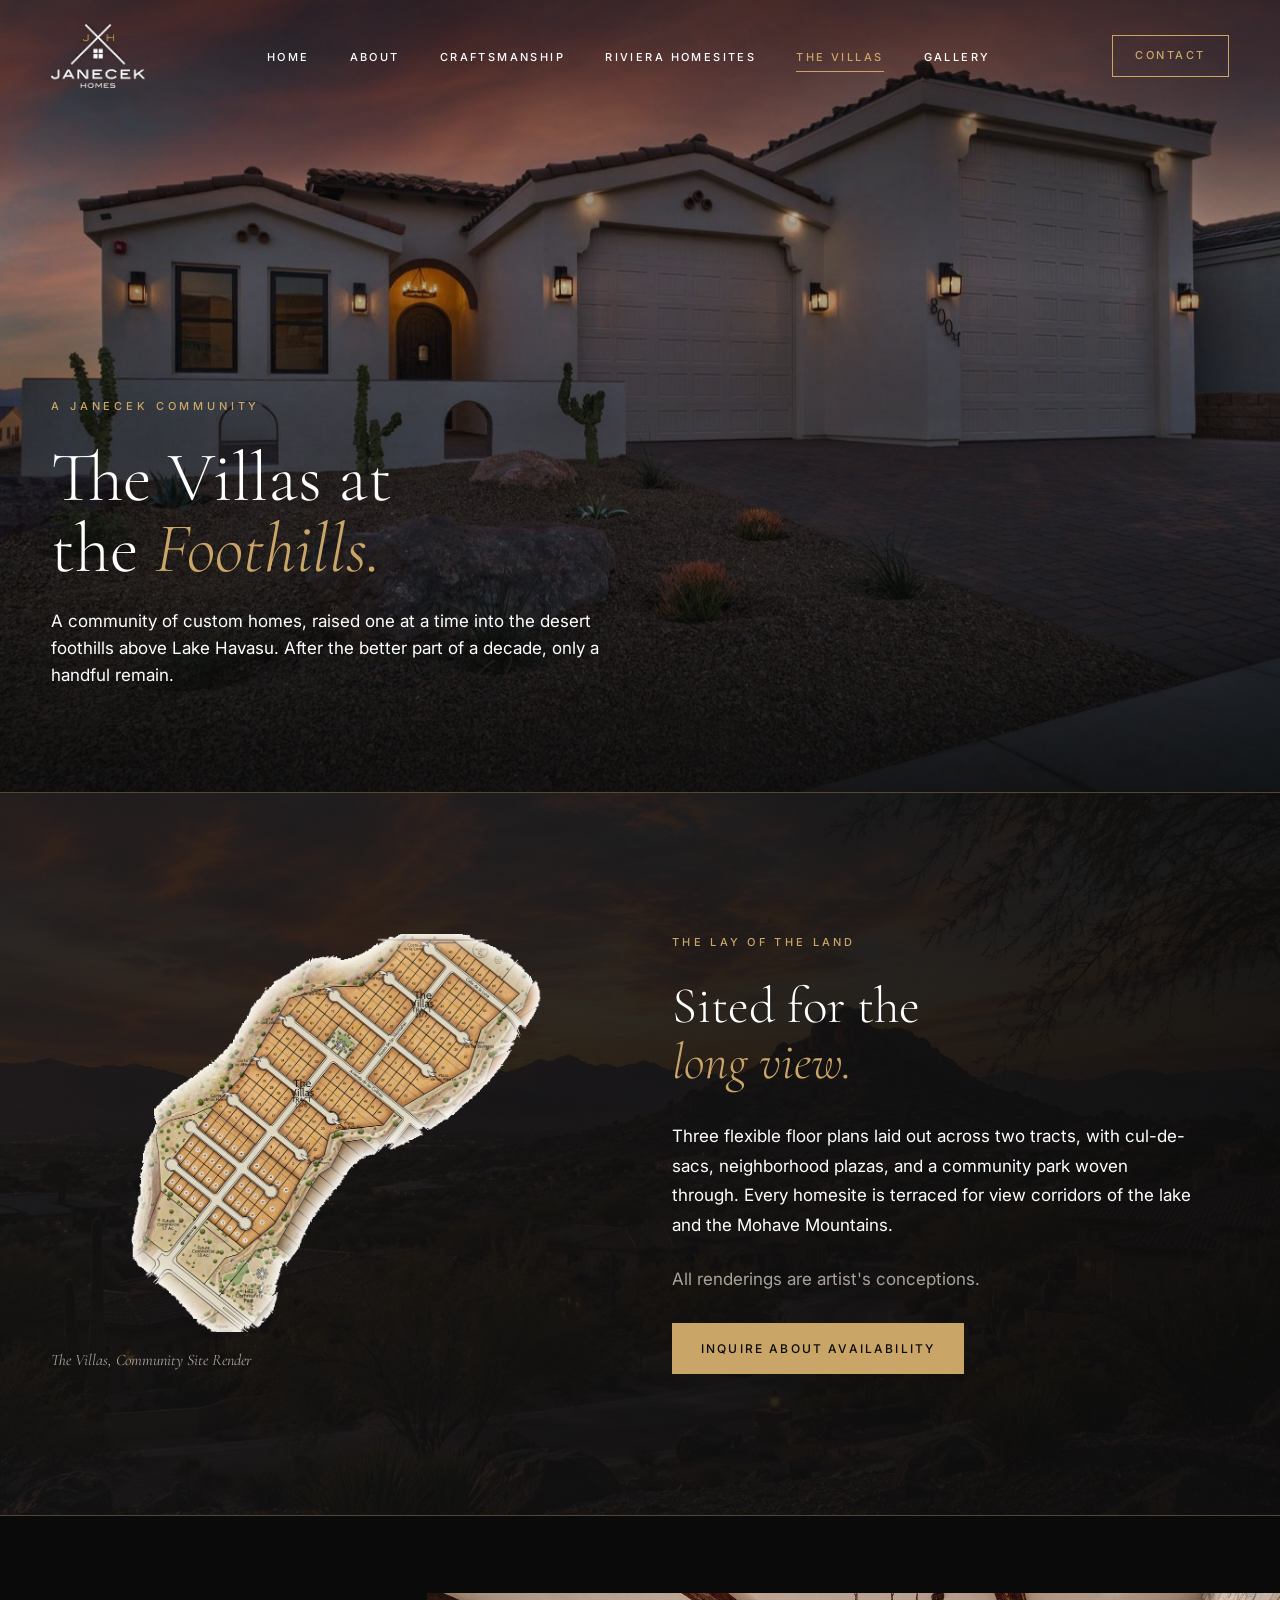
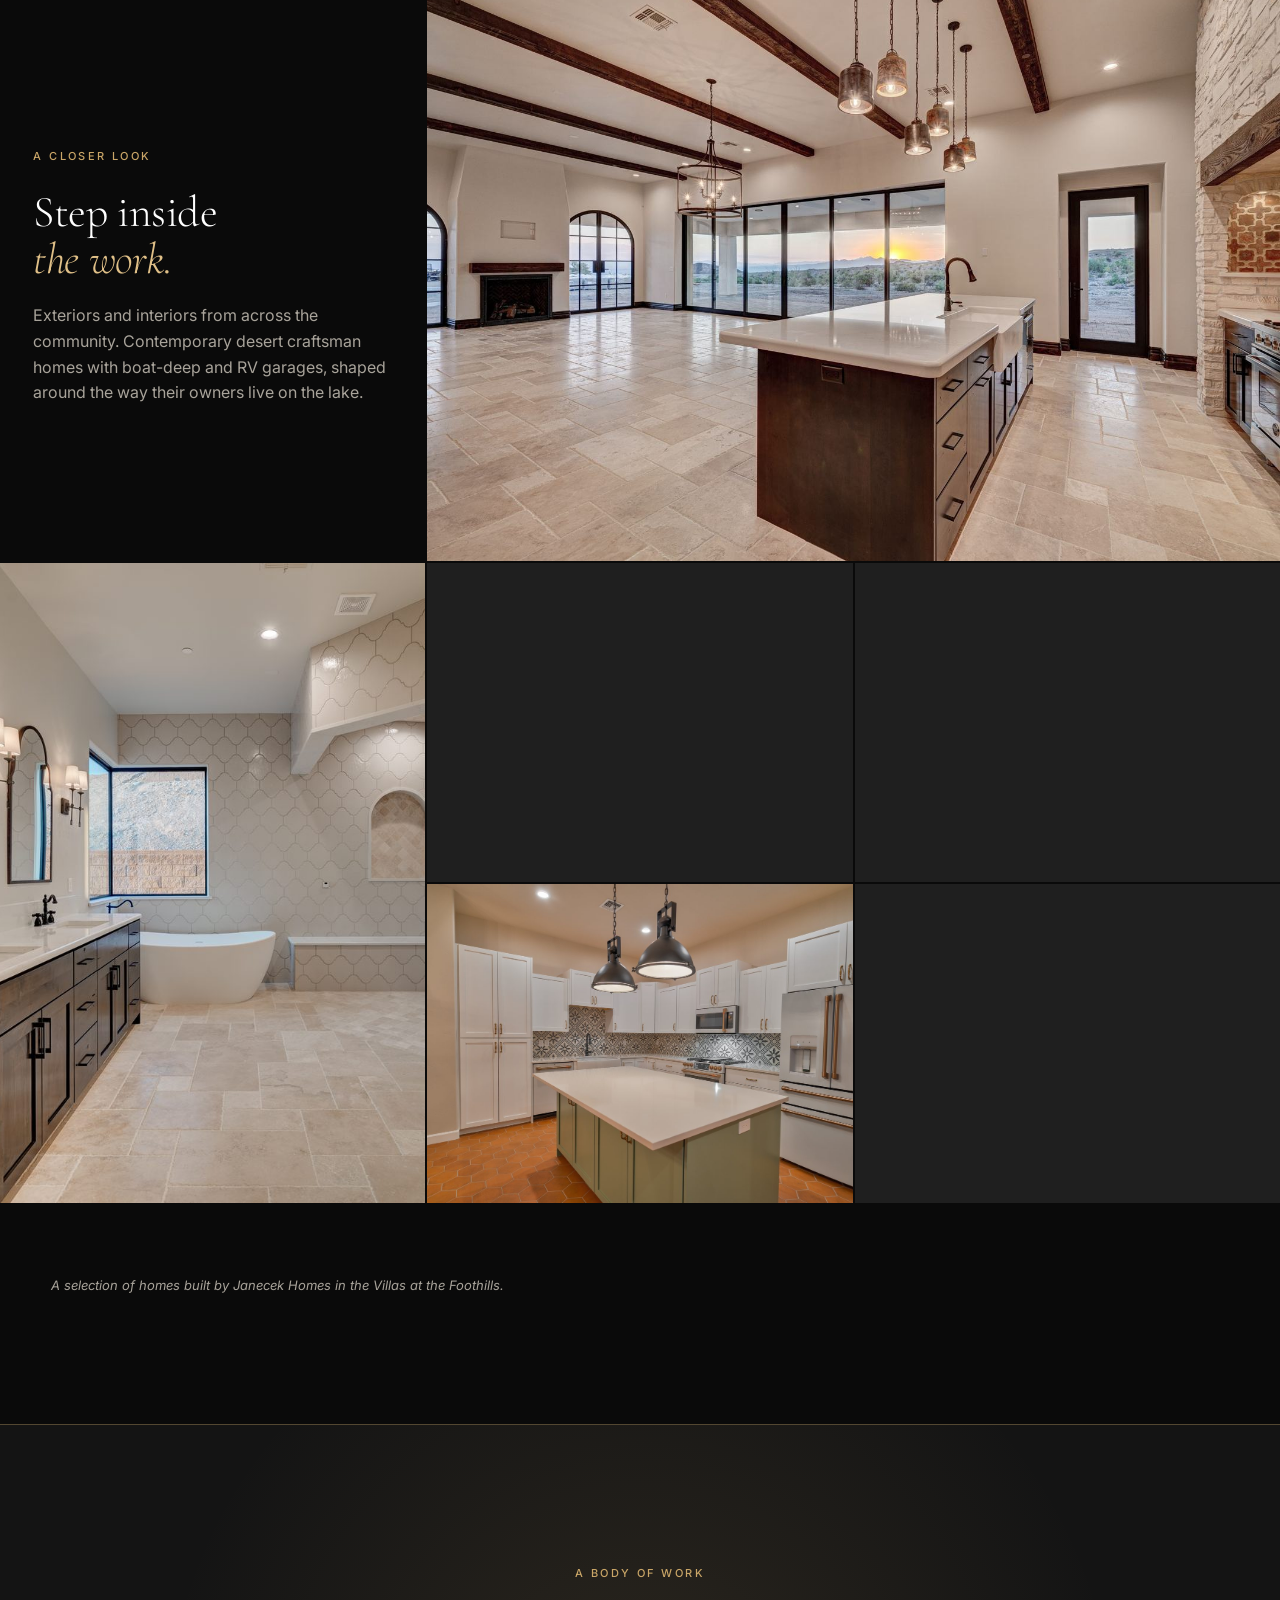
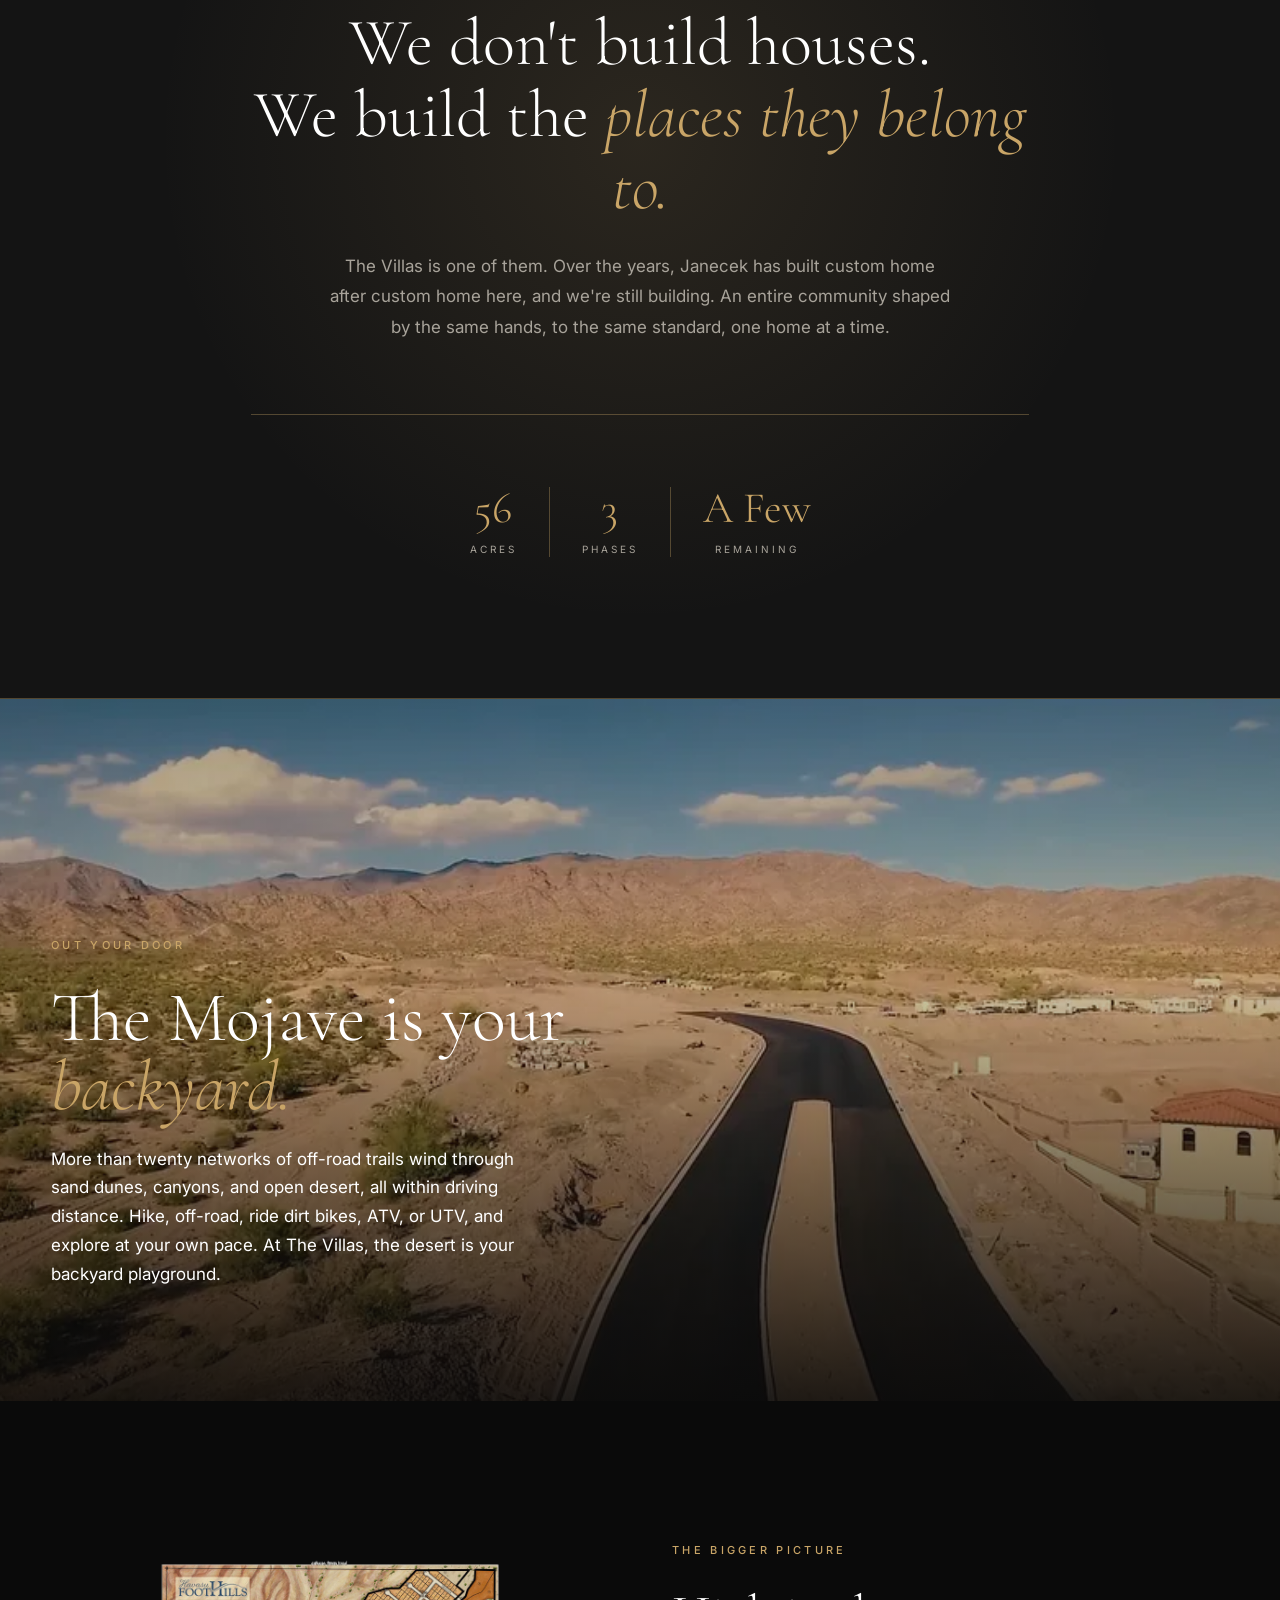
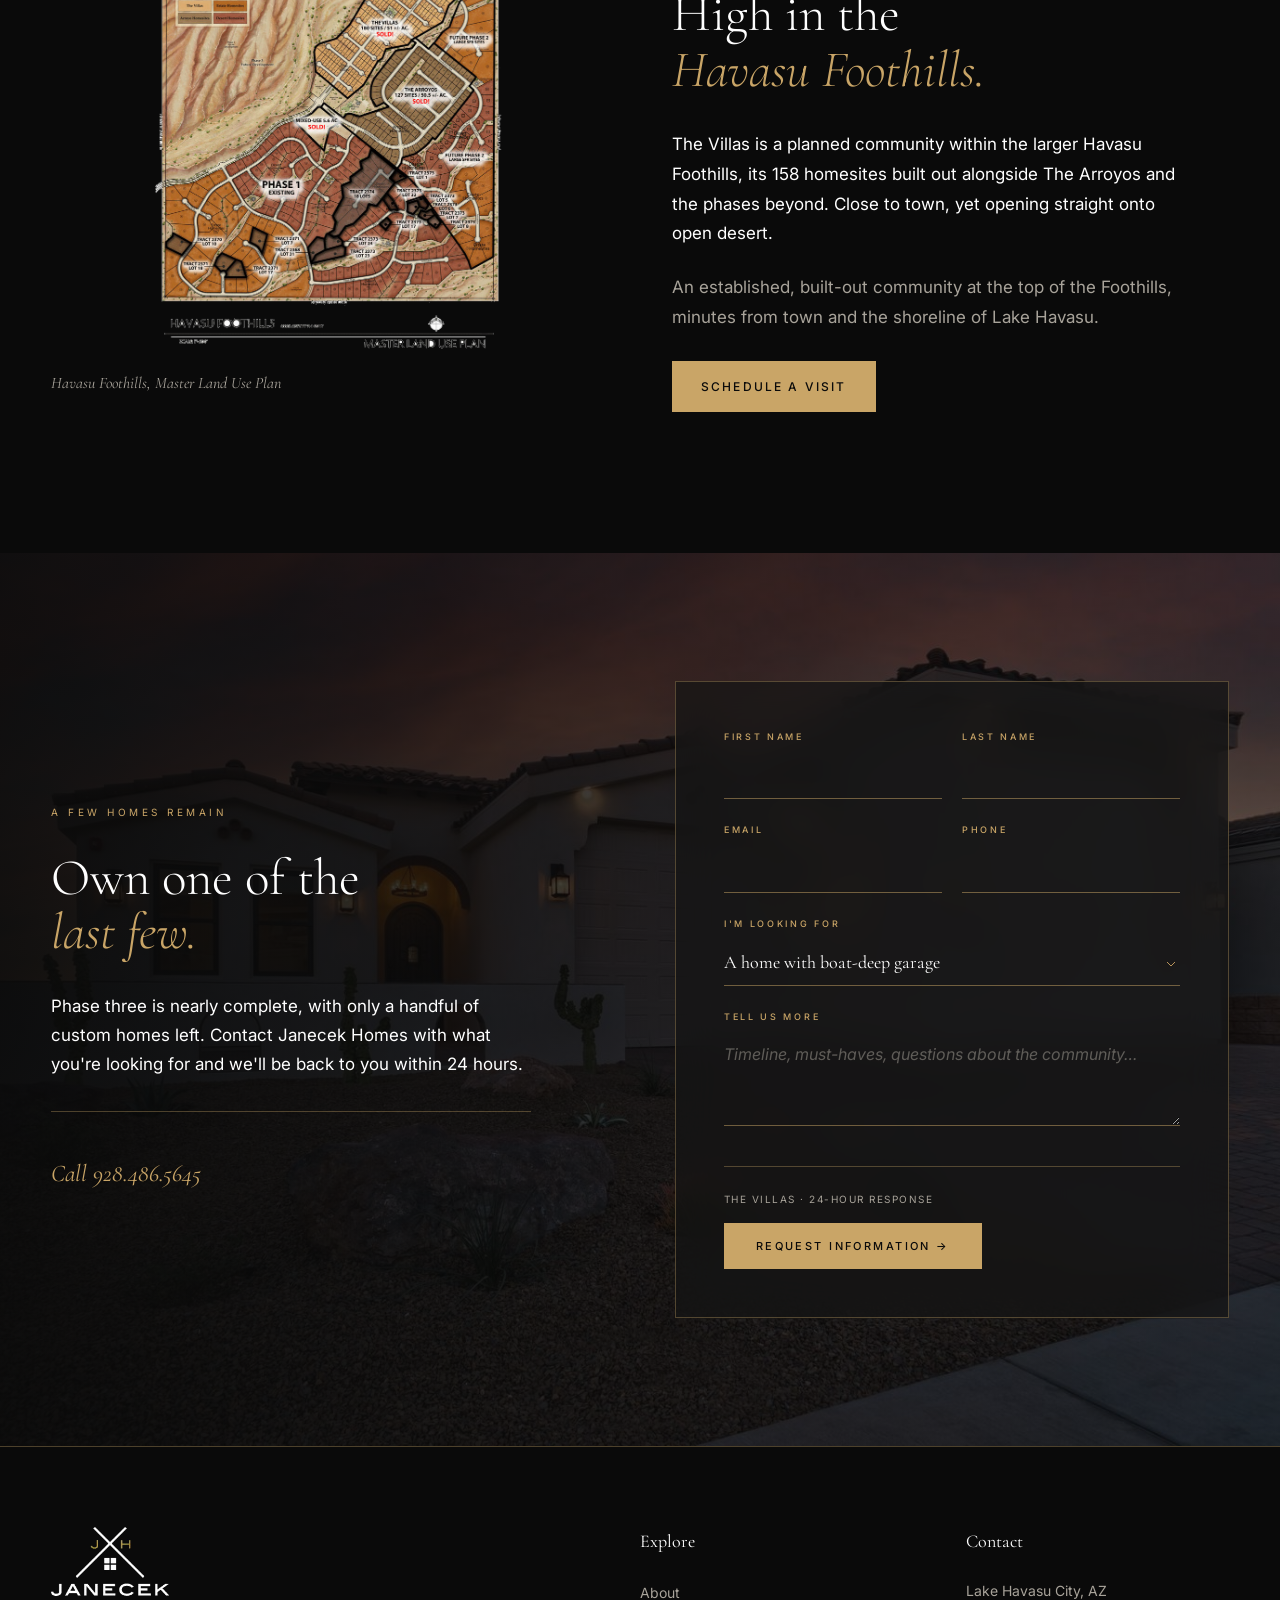
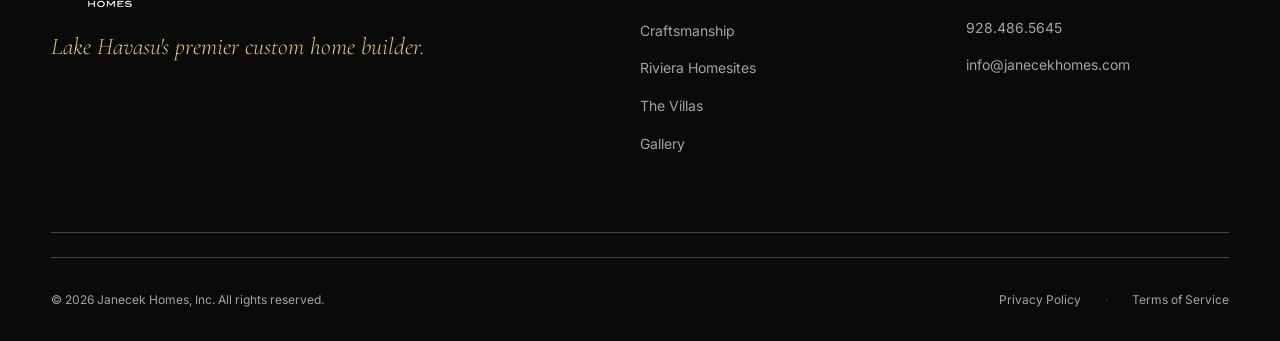
<file: villas.html>
<!DOCTYPE html>
<html lang="en">
<head>
<meta charset="UTF-8">
<meta name="viewport" content="width=device-width, initial-scale=1.0">
<title>The Villas at the Foothills | Janecek Homes</title>
  <link rel="canonical" href="https://www.janecekhomes.com/villas">
  <link rel="icon" href="favicon.ico?v=2" sizes="any">
  <link rel="icon" type="image/png" sizes="32x32" href="favicon-32x32.png?v=2">
  <link rel="icon" type="image/png" sizes="16x16" href="favicon-16x16.png?v=2">
  <link rel="icon" type="image/png" sizes="192x192" href="favicon-192x192.png?v=2">
  <link rel="apple-touch-icon" href="apple-touch-icon.png?v=2">
  <meta property="og:type" content="website">
  <meta property="og:site_name" content="Janecek Homes">
  <meta property="og:title" content="The Villas at the Foothills | Janecek Homes">
  <meta property="og:description" content="A 56-acre community of new single-family homes in Lake Havasu City. Boat-deep garages, terraced sites, immediate desert access. By Janecek Homes.">
  <meta property="og:url" content="https://www.janecekhomes.com/villas">
  <meta property="og:image" content="https://www.janecekhomes.com/og-image.jpg">
  <meta property="og:image:width" content="1200">
  <meta property="og:image:height" content="630">
  <meta name="twitter:card" content="summary_large_image">
  <meta name="twitter:title" content="The Villas at the Foothills | Janecek Homes">
  <meta name="twitter:description" content="A 56-acre community of new single-family homes in Lake Havasu City. Boat-deep garages, terraced sites, immediate desert access. By Janecek Homes.">
  <meta name="twitter:image" content="https://www.janecekhomes.com/og-image.jpg">
  <script type="application/ld+json">
{
  "@context": "https://schema.org",
  "@type": "GeneralContractor",
  "name": "Janecek Homes",
  "alternateName": "Janecek Homes, Inc.",
  "url": "https://www.janecekhomes.com/",
  "logo": "https://www.janecekhomes.com/logo.png",
  "image": "https://www.janecekhomes.com/og-image.jpg",
  "telephone": "+1-928-486-5645",
  "email": "info@janecekhomes.com",
  "priceRange": "$$$",
  "geo": { "@type": "GeoCoordinates", "latitude": 34.4839, "longitude": -114.3225 },
  "description": "Lake Havasu City's premier custom home builder for over 30 years, building luxury custom homes at Riviera Lake Havasu and The Villas at the Foothills.",
  "address": {
    "@type": "PostalAddress",
    "addressLocality": "Lake Havasu City",
    "addressRegion": "AZ",
    "addressCountry": "US"
  },
  "areaServed": {
    "@type": "City",
    "name": "Lake Havasu City"
  },
  "sameAs": [
    "https://www.facebook.com/JanecekHomes",
    "https://www.instagram.com/janecekhomes/"
  ]
}
</script>

<meta name="description" content="A 56-acre community of new single-family homes in Lake Havasu City. Boat-deep garages, terraced sites, immediate desert access. By Janecek Homes.">
<link rel="preconnect" href="https://fonts.googleapis.com">
<link rel="preconnect" href="https://fonts.gstatic.com" crossorigin>
<link href="https://fonts.googleapis.com/css2?family=Cormorant+Garamond:ital,wght@0,300;0,400;0,500;1,300;1,400&family=Inter:wght@300;400;500;600&display=swap" rel="stylesheet">
<link rel="stylesheet" href="css/styles.css">
</head>
<body>

<nav class="nav scrolled">
  <a href="/" class="nav-logo"><img src="images/logo-white.png" alt="Janecek Homes"></a>
  <ul class="nav-links">
    <li><a href="/">Home</a></li>
    <li><a href="/about">About</a></li>
    <li><a href="/craftsmanship">Craftsmanship</a></li>
    <li><a href="/riviera">Riviera Homesites</a></li>
    <li><a href="/villas" class="active">The Villas</a></li>
    <li><a href="/gallery">Gallery</a></li>
  </ul>
  <a href="/contact" class="nav-cta">Contact</a>
  <button class="nav-toggle" aria-label="Menu">
    <svg width="28" height="20" viewBox="0 0 28 20"><line x1="0" y1="2" x2="28" y2="2" stroke="currentColor" stroke-width="1.5"/><line x1="0" y1="10" x2="28" y2="10" stroke="currentColor" stroke-width="1.5"/><line x1="0" y1="18" x2="28" y2="18" stroke="currentColor" stroke-width="1.5"/></svg>
  </button>
</nav>

<div class="mobile-menu">
  <a href="/">Home</a><a href="/about">About</a><a href="/craftsmanship">Craftsmanship</a><a href="/riviera">Riviera Homesites</a><a href="/villas">The Villas</a><a href="/gallery">Gallery</a><a href="/contact">Contact</a>
</div>

<!-- HERO -->
<section class="jh-page-header is-alive" style="height: 88vh; min-height: 640px;">
  <div class="jh-page-header-bg">
    <img src="images/villas-hero.jpg" alt="A custom Janecek home at sunset in the Villas at the Foothills">
  </div>
  <div class="jh-page-header-content">
    <div class="jh-page-header-eyebrow">A Janecek Community</div>
    <h1>The Villas at<br>the <em>Foothills.</em></h1>
    <p class="jh-page-header-sub">A community of custom homes, raised one at a time into the desert foothills above Lake Havasu. After the better part of a decade, only a handful remain.</p>
  </div>
</section>

<!-- MAP: Community Render (featured, right) -->
<section class="jh-spine has-bg" style="background: var(--charcoal); border-top: 1px solid var(--line); border-bottom: 1px solid var(--line);">
  <div class="jh-spine-inner">
    <div class="jh-spine-img is-map reveal">
      <img loading="lazy" decoding="async" src="images/villas-community-render.png" alt="The Villas community site render with lot layout">
      <p class="jh-spine-mapcaption">The Villas, Community Site Render</p>
    </div>
    <div class="jh-spine-text reveal">
      <div class="jh-spine-eyebrow">The Lay of the Land</div>
      <h2>Sited for the<br><em>long view.</em></h2>
      <p>Three flexible floor plans laid out across two tracts, with cul-de-sacs, neighborhood plazas, and a community park woven through. Every homesite is terraced for view corridors of the lake and the Mohave Mountains.</p>
      <p class="secondary">All renderings are artist's conceptions.</p>
      <div class="rc-cta"><a href="/contact" class="btn btn-gold">Inquire About Availability</a></div>
    </div>
  </div>
</section>

<!-- PORTFOLIO GALLERY -->
<section class="section villas-gallery-section">
  <div class="villas-gallery reveal">
    <div class="gallery-intro">
      <div class="eyebrow mb-3">A Closer Look</div>
      <h3 class="display display-md mb-3">Step inside<br><em>the work.</em></h3>
      <p class="body stone-text">Exteriors and interiors from across the community. Contemporary desert craftsman homes with boat-deep and RV garages, shaped around the way their owners live on the lake.</p>
    </div>
    <figure class="feature"><img loading="lazy" decoding="async" src="images/villas-g-feature.jpg" alt="Great room opening to the desert sunset through a wall of glass"><figcaption>Great Room · The Villas</figcaption></figure>
    <figure class="tall"><img loading="lazy" decoding="async" src="images/villas-g-bath.jpg" alt="Primary bath with freestanding tub and double vanity"><figcaption>Primary Bath · The Villas</figcaption></figure>
    <figure class="wide"><img loading="lazy" decoding="async" src="images/villas-g-kitchen1.jpg" alt="Chef's kitchen with stone hood and handmade terracotta backsplash"><figcaption>Chef's Kitchen · The Villas</figcaption></figure>
    <figure class="wide"><img loading="lazy" decoding="async" src="images/villas-g-detail.jpg" alt="Professional gas range and handmade tile detail"><figcaption>The Details · The Villas</figcaption></figure>
    <figure class="wide"><img loading="lazy" decoding="async" src="images/villas-g-kitchen2.jpg" alt="Custom kitchen with island and terracotta tile floor"><figcaption>Interior · The Villas</figcaption></figure>
    <figure class="wide"><img loading="lazy" decoding="async" src="images/villas-g-kitchen3.jpg" alt="Island kitchen with white stone range hood"><figcaption>Kitchen · The Villas</figcaption></figure>
  </div>
  <p class="jh-sitemap-disclaimer" style="max-width:1440px; margin-left:auto; margin-right:auto; padding:1.5rem clamp(1.5rem,4vw,4rem) 0;">A selection of homes built by Janecek Homes in the Villas at the Foothills.</p>
</section>

<!-- LEGACY STATEMENT -->
<section class="villas-legacy" style="background: var(--charcoal); border-top: 1px solid var(--line); border-bottom: 1px solid var(--line);">
  <div class="villas-legacy-inner reveal">
    <div class="eyebrow mb-3" style="justify-content:center;">A Body of Work</div>
    <h2>We don't build houses.<br>We build the <em>places they belong to.</em></h2>
    <p>The Villas is one of them. Over the years, Janecek has built custom home after custom home here, and we're still building. An entire community shaped by the same hands, to the same standard, one home at a time.</p>
    <div class="villas-stats">
      <div class="villas-stat"><div class="val">56</div><div class="lbl">Acres</div></div>
      <div class="villas-stat"><div class="val">3</div><div class="lbl">Phases</div></div>
      <div class="villas-stat"><div class="val">A Few</div><div class="lbl">Remaining</div></div>
    </div>
  </div>
</section>

<!-- AERIAL FEATURE BREAK -->
<section class="jh-feature" style="min-height: 78vh;">
  <div class="jh-feature-bg">
    <img loading="lazy" decoding="async" src="images/villas-aerial.webp" alt="Aerial view of the Villas community in the foothills above Lake Havasu">
  </div>
  <div class="jh-feature-content" style="grid-template-columns: 1fr;">
    <div class="jh-feature-left reveal" style="max-width: 780px;">
      <div class="jh-spine-eyebrow">Out Your Door</div>
      <h2>The Mojave is your<br><em>backyard.</em></h2>
      <p>More than twenty networks of off-road trails wind through sand dunes, canyons, and open desert, all within driving distance. Hike, off-road, ride dirt bikes, ATV, or UTV, and explore at your own pace. At The Villas, the desert is your backyard playground.</p>
    </div>
  </div>
</section>

<!-- MAP: Master Plan (context, left) -->
<section class="jh-spine">
  <div class="jh-spine-inner">
    <div class="jh-spine-img is-map reveal">
      <img loading="lazy" decoding="async" src="images/villas-master-plan.png" alt="Havasu Foothills Master Land Use Plan">
      <p class="jh-spine-mapcaption">Havasu Foothills, Master Land Use Plan</p>
    </div>
    <div class="jh-spine-text reveal">
      <div class="jh-spine-eyebrow">The Bigger Picture</div>
      <h2>High in the<br><em>Havasu Foothills.</em></h2>
      <p>The Villas is a planned community within the larger Havasu Foothills, its 158 homesites built out alongside The Arroyos and the phases beyond. Close to town, yet opening straight onto open desert.</p>
      <p class="secondary">An established, built-out community at the top of the Foothills, minutes from town and the shoreline of Lake Havasu.</p>
      <div class="rc-cta"><a href="/contact" class="btn btn-gold">Schedule a Visit</a></div>
    </div>
  </div>
</section>

<!-- CONTACT FORM -->
<section class="inline-form-section on-image">
  <div class="inline-form-bg">
    <img loading="lazy" decoding="async" src="images/villas-cta.jpg" alt="">
  </div>

  <div class="inline-form-wrap">
    <div class="inline-form-pitch reveal">
      <span class="label">A Few Homes Remain</span>
      <h3>Own one of the<br><em>last few.</em></h3>
      <p>Phase three is nearly complete, with only a handful of custom homes left. Contact Janecek Homes with what you're looking for and we'll be back to you within 24 hours.</p>
      <div class="inline-form-direct">
        <a href="tel:9284865645">Call 928.486.5645</a>
      </div>
    </div>

    <form class="inline-form reveal" onsubmit="event.preventDefault(); alert('Thank you. We will be in touch shortly.');">
      <div class="inline-form-field">
        <label for="vf-first">First Name</label>
        <input type="text" id="vf-first" required>
      </div>
      <div class="inline-form-field">
        <label for="vf-last">Last Name</label>
        <input type="text" id="vf-last" required>
      </div>
      <div class="inline-form-field">
        <label for="vf-email">Email</label>
        <input type="email" id="vf-email" required>
      </div>
      <div class="inline-form-field">
        <label for="vf-phone">Phone</label>
        <input type="tel" id="vf-phone">
      </div>
      <div class="inline-form-field full">
        <label for="vf-plan">I'm Looking For</label>
        <select id="vf-plan">
          <option>A home with boat-deep garage</option>
          <option>Largest available home</option>
          <option>Most efficient layout</option>
          <option>I'd like a tour first</option>
          <option>Send me what's available</option>
        </select>
      </div>
      <div class="inline-form-field full">
        <label for="vf-msg">Tell Us More</label>
        <textarea id="vf-msg" placeholder="Timeline, must-haves, questions about the community…"></textarea>
      </div>
      <div class="inline-form-submit">
        <span class="fine-print">The Villas · 24-hour response</span>
        <button type="submit">Request Information →</button>
      </div>
    </form>
  </div>
</section>

<footer class="footer">
  <div class="container">
    <div class="footer-grid">
      <div>
        <a href="/" class="nav-logo" style="display: block; height: 80px; margin-bottom: 1.5rem;"><img src="images/logo-white.png" alt="Janecek Homes" style="height: 100%; width: auto;"></a>
        <p class="footer-tagline" style="margin-top: 1rem;"><em>Lake Havasu's premier custom home builder.</em></p>
      </div>
      <div>
        <h4>Explore</h4>
        <ul><li><a href="/about">About</a></li><li><a href="/craftsmanship">Craftsmanship</a></li><li><a href="/riviera">Riviera Homesites</a></li><li><a href="/villas">The Villas</a></li><li><a href="/gallery">Gallery</a></li></ul>
      </div>
      <div>
        <h4>Contact</h4>
        <ul>
          <li class="stone-text" style="font-size: 0.875rem;">Lake Havasu City, AZ</li>
          <li><a href="tel:9284865645">928.486.5645</a></li>
          <li><a href="mailto:info@janecekhomes.com">info@janecekhomes.com</a></li>
        </ul>
      </div>
    </div>
    <div class="hairline mb-3"></div>
    <div class="footer-bottom">
      <span>© 2026 Janecek Homes, Inc. All rights reserved.</span>
      <span class="footer-legal-links">
        <a href="/privacy">Privacy Policy</a>
        <span class="footer-legal-sep">·</span>
        <a href="/terms">Terms of Service</a>
      </span>
    </div>
  </div>
</footer>

<div class="mobile-cta">
  <a href="tel:9284865645" class="btn btn-outline">Call</a>
  <a href="/contact" class="btn btn-gold">Contact</a>
</div>

<script src="js/main.js"></script>
<script>
// Tab switching
document.querySelectorAll('.jh-tab-btn').forEach(btn => {
  btn.addEventListener('click', () => {
    const tab = btn.dataset.tab;
    document.querySelectorAll('.jh-tab-btn').forEach(b => b.classList.remove('active'));
    document.querySelectorAll('.jh-tab-panel').forEach(p => p.classList.remove('active'));
    btn.classList.add('active');
    document.getElementById('tab-' + tab).classList.add('active');
    // Re-trigger reveal animations on the newly visible panel
    document.querySelectorAll('#tab-' + tab + ' .reveal').forEach(el => {
      el.classList.remove('visible');
      setTimeout(() => el.classList.add('visible'), 50);
    });
  });
});

// FAQ accordion
document.querySelectorAll('.jh-faq-q').forEach(q => {
  q.addEventListener('click', () => {
    const item = q.parentElement;
    const isOpen = item.classList.contains('open');
    // Close all
    document.querySelectorAll('.jh-faq-item').forEach(i => i.classList.remove('open'));
    // Toggle this one
    if (!isOpen) item.classList.add('open');
  });
});
</script>
</body>
</html>
</file>
<file: css/styles.css>
/* ============================================
   JANECEK HOMES - DESIGN SYSTEM
   ============================================ */

:root {
  /* Colors */
  --black: #0A0A0A;
  --charcoal: #141414;
  --graphite: #1F1F1F;
  --bone: #F5F1EA;
  --cream: #FFFFFF;
  --white-soft: #F4F1EB;
  --gold: #C9A567;
  --gold-light: #E0C088;
  --gold-dark: #8E6F3F;
  --stone: #A8A39A;
  --line: rgba(201, 165, 103, 0.35);

  /* Typography */
  --font-display: 'Cormorant Garamond', 'Times New Roman', serif;
  --font-body: 'Inter', -apple-system, BlinkMacSystemFont, sans-serif;

  /* Layout */
  --max-width: 1440px;
  --gutter: clamp(1.5rem, 4vw, 3.5rem);
}

* { margin: 0; padding: 0; box-sizing: border-box; }

html { scroll-behavior: smooth; }

body {
  font-family: var(--font-body);
  background: var(--black);
  color: var(--cream);
  line-height: 1.6;
  -webkit-font-smoothing: antialiased;
  -moz-osx-font-smoothing: grayscale;
  overflow-x: hidden;
}

img { max-width: 100%; display: block; }

a { color: inherit; text-decoration: none; }

/* ============================================
   TYPOGRAPHY
   ============================================ */

.eyebrow {
  font-family: var(--font-body);
  font-size: 11px;
  font-weight: 500;
  letter-spacing: 0.22em;
  text-transform: uppercase;
  color: var(--gold);
}

.display {
  font-family: var(--font-display);
  font-weight: 300;
  line-height: 1.05;
  letter-spacing: -0.01em;
}

.display-xl { font-size: clamp(2.75rem, 7vw, 5.5rem); }
.display-lg { font-size: clamp(2.25rem, 5.5vw, 4rem); }
.display-md { font-size: clamp(1.75rem, 3.5vw, 2.75rem); }
.display-sm { font-size: clamp(1.35rem, 2.5vw, 1.75rem); }

.body-lg { font-size: 1.0625rem; line-height: 1.7; }
.body { font-size: 1rem; }
.body-sm { font-size: 0.875rem; }

em, .accent { font-style: italic; color: var(--gold-light); }

/* ============================================
   LAYOUT
   ============================================ */

.container {
  max-width: var(--max-width);
  margin: 0 auto;
  padding-left: var(--gutter);
  padding-right: var(--gutter);
}

.section { padding: clamp(5rem, 10vw, 9rem) 0; }
.section-tight { padding: clamp(3rem, 6vw, 5rem) 0; }

.light-section { background: var(--bone); color: var(--charcoal); }
.light-section .eyebrow { color: var(--gold-dark); }
.light-section .stone { color: var(--stone); }

.hairline {
  height: 1px;
  background: var(--line);
  width: 100%;
}

.hairline-gold {
  height: 1px;
  background: var(--gold);
  width: 60px;
}

/* ============================================
   BUTTONS & LINKS
   ============================================ */

.btn {
  display: inline-flex;
  align-items: center;
  gap: 0.6rem;
  padding: 0.95rem 1.75rem;
  font-family: var(--font-body);
  font-size: 12px;
  font-weight: 500;
  letter-spacing: 0.18em;
  text-transform: uppercase;
  border: 1px solid transparent;
  cursor: pointer;
  transition: all 350ms cubic-bezier(0.4, 0, 0.2, 1);
  background: transparent;
}

.btn-gold {
  background: var(--gold);
  color: var(--black);
  border-color: var(--gold);
}
.btn-gold:hover {
  background: var(--gold-light);
  border-color: var(--gold-light);
  letter-spacing: 0.22em;
}

.btn-outline {
  border-color: var(--gold);
  color: var(--gold);
}
.btn-outline:hover {
  background: var(--gold);
  color: var(--black);
  letter-spacing: 0.22em;
}

.btn-outline-light {
  border-color: var(--cream);
  color: var(--cream);
}
.btn-outline-light:hover {
  background: var(--cream);
  color: var(--black);
}

.link-gold {
  color: var(--gold);
  font-size: 12px;
  font-weight: 500;
  letter-spacing: 0.18em;
  text-transform: uppercase;
  display: inline-flex;
  align-items: center;
  gap: 0.5rem;
  transition: gap 300ms ease;
  border-bottom: 1px solid transparent;
  padding-bottom: 2px;
}
.link-gold:hover {
  gap: 0.9rem;
  border-bottom-color: var(--gold);
}

/* ============================================
   NAVIGATION
   ============================================ */

.nav {
  position: fixed;
  top: 0;
  left: 0;
  right: 0;
  z-index: 100;
  padding: 1.5rem var(--gutter);
  transition: all 400ms ease;
  display: flex;
  justify-content: space-between;
  align-items: center;
}

.nav.scrolled {
  background: rgba(10, 10, 10, 0.92);
  backdrop-filter: blur(12px);
  -webkit-backdrop-filter: blur(12px);
  padding: 1rem var(--gutter);
  border-bottom: 1px solid var(--line);
}

.nav-logo {
  display: flex;
  align-items: center;
  height: 64px;
}
.nav-logo img {
  height: 100%;
  width: auto;
  display: block;
}
.nav.scrolled .nav-logo {
  height: 52px;
  transition: height 400ms ease;
}

.nav-links {
  display: flex;
  gap: 2.5rem;
  list-style: none;
  align-items: center;
}

.nav-links a {
  font-size: 11px;
  font-weight: 500;
  letter-spacing: 0.22em;
  text-transform: uppercase;
  color: var(--cream);
  position: relative;
  padding: 0.5rem 0;
  transition: color 300ms ease;
}
.nav-links a::after {
  content: '';
  position: absolute;
  bottom: 0;
  left: 0;
  width: 0;
  height: 1px;
  background: var(--gold);
  transition: width 300ms ease;
}
.nav-links a:hover { color: var(--gold); }
.nav-links a:hover::after { width: 100%; }
.nav-links a.active { color: var(--gold); }
.nav-links a.active::after { width: 100%; }

.nav-cta {
  font-size: 11px;
  font-weight: 500;
  letter-spacing: 0.22em;
  text-transform: uppercase;
  padding: 0.7rem 1.4rem;
  border: 1px solid var(--gold);
  color: var(--gold);
  transition: all 300ms ease;
}
.nav-cta:hover {
  background: var(--gold);
  color: var(--black);
}

.nav-toggle {
  display: none;
  background: transparent;
  border: none;
  color: var(--cream);
  cursor: pointer;
  padding: 0.5rem;
}

.mobile-menu {
  position: fixed;
  inset: 0;
  background: var(--black);
  z-index: 99;
  display: flex;
  flex-direction: column;
  justify-content: center;
  align-items: center;
  padding: var(--gutter);
  opacity: 0;
  pointer-events: none;
  transition: opacity 400ms ease;
}
.mobile-menu.open {
  opacity: 1;
  pointer-events: all;
}
.mobile-menu a {
  font-family: var(--font-display);
  font-size: 2rem;
  font-weight: 300;
  color: var(--cream);
  padding: 0.7rem 0;
  transition: color 300ms ease;
}
.mobile-menu a:hover { color: var(--gold); }

/* ============================================
   HERO
   ============================================ */

.hero {
  position: relative;
  height: 100vh;
  min-height: 700px;
  width: 100%;
  overflow: hidden;
  display: flex;
  align-items: flex-end;
  padding-bottom: 8rem;
}

.hero-media {
  position: absolute;
  inset: 0;
  z-index: 0;
}
.hero-media img,
.hero-media video {
  width: 100%;
  height: 100%;
  object-fit: cover;
}

.hero-overlay {
  position: absolute;
  inset: 0;
  background: linear-gradient(180deg,
    rgba(10,10,10,0.3) 0%,
    rgba(10,10,10,0.15) 40%,
    rgba(10,10,10,0.75) 100%);
  z-index: 1;
}

.hero-content {
  position: relative;
  z-index: 2;
  max-width: 800px;
}

.hero-content .eyebrow {
  margin-bottom: 1.5rem;
  opacity: 0;
  animation: fadeUp 1s ease 0.3s forwards;
}

.hero-content h1 {
  margin-bottom: 1.5rem;
  opacity: 0;
  animation: fadeUp 1.2s ease 0.5s forwards;
  color: var(--cream);
}

.hero-content .hero-sub {
  font-size: 1.0625rem;
  color: var(--cream);
  max-width: 540px;
  margin-bottom: 2.5rem;
  opacity: 0;
  animation: fadeUp 1s ease 0.7s forwards;
}

.hero-buttons {
  display: flex;
  gap: 1rem;
  flex-wrap: wrap;
  opacity: 0;
  animation: fadeUp 1s ease 0.9s forwards;
}

.scroll-indicator {
  position: absolute;
  bottom: 2.5rem;
  left: 50%;
  transform: translateX(-50%);
  z-index: 2;
  display: flex;
  flex-direction: column;
  align-items: center;
  gap: 0.75rem;
  opacity: 0;
  animation: fadeUp 1s ease 1.4s forwards;
}
.scroll-indicator span {
  font-size: 10px;
  letter-spacing: 0.3em;
  color: var(--cream);
  text-transform: uppercase;
}
.scroll-indicator .line {
  width: 1px;
  height: 40px;
  background: var(--gold);
  animation: scrollPulse 2s ease-in-out infinite;
}

@keyframes scrollPulse {
  0%, 100% { transform: scaleY(1); opacity: 1; }
  50% { transform: scaleY(0.5); opacity: 0.5; }
}

@keyframes fadeUp {
  from { opacity: 0; transform: translateY(20px); }
  to { opacity: 1; transform: translateY(0); }
}

/* Smaller hero variant for inner pages */
.hero-inner {
  height: 70vh;
  min-height: 500px;
  padding-bottom: 5rem;
}

/* ============================================
   GRID & SECTIONS
   ============================================ */

.grid-2 {
  display: grid;
  grid-template-columns: 1fr 1fr;
  gap: clamp(2rem, 5vw, 5rem);
  align-items: center;
}

.grid-2-asym {
  display: grid;
  grid-template-columns: 1.2fr 1fr;
  gap: clamp(2rem, 5vw, 5rem);
  align-items: center;
}

.grid-3 {
  display: grid;
  grid-template-columns: repeat(3, 1fr);
  gap: 2rem;
}

.grid-4 {
  display: grid;
  grid-template-columns: repeat(4, 1fr);
  gap: 1.5rem;
}

.section-header {
  margin-bottom: 4rem;
  max-width: 700px;
}
.section-header .eyebrow { margin-bottom: 1.25rem; }
.section-header h2 { margin-bottom: 1.5rem; }

.section-header.centered {
  margin-left: auto;
  margin-right: auto;
  text-align: center;
}

/* ============================================
   REVEAL ANIMATIONS
   ============================================ */

.reveal {
  opacity: 0;
  transform: translateY(30px);
  transition: opacity 1s ease, transform 1s ease;
}
.reveal.visible {
  opacity: 1;
  transform: translateY(0);
}

/* ============================================
   IMAGES
   ============================================ */

.img-frame {
  position: relative;
  overflow: hidden;
  background: var(--graphite);
}
.img-frame img {
  width: 100%;
  height: 100%;
  object-fit: cover;
  transition: transform 1.2s cubic-bezier(0.4, 0, 0.2, 1);
}
.img-frame:hover img {
  transform: scale(1.04);
}

.img-tall { aspect-ratio: 3 / 4; }
.img-wide { aspect-ratio: 4 / 3; }
.img-square { aspect-ratio: 1 / 1; }
.img-cinema { aspect-ratio: 16 / 9; }

/* ============================================
   CARDS
   ============================================ */

.card {
  background: var(--charcoal);
  border: 1px solid transparent;
  transition: border-color 400ms ease;
  cursor: pointer;
  display: block;
}
.card:hover {
  border-color: var(--gold);
}
.card-image {
  aspect-ratio: 4 / 3;
  overflow: hidden;
}
.card-image img {
  width: 100%;
  height: 100%;
  object-fit: cover;
  transition: transform 1s ease;
}
.card:hover .card-image img {
  transform: scale(1.05);
}
.card-body {
  padding: 1.75rem;
}
.card-body .eyebrow {
  margin-bottom: 0.75rem;
}
.card-title {
  font-family: var(--font-display);
  font-size: 1.5rem;
  font-weight: 400;
  margin-bottom: 0.75rem;
  color: var(--cream);
}
.card-specs {
  display: flex;
  gap: 1.25rem;
  font-size: 0.8125rem;
  color: var(--stone);
  letter-spacing: 0.05em;
  flex-wrap: wrap;
}
.card-specs span { color: var(--cream); }

/* ============================================
   PROCESS STEPS
   ============================================ */

.steps {
  display: grid;
  grid-template-columns: repeat(5, 1fr);
  gap: 2rem;
  position: relative;
}
.steps::before {
  content: '';
  position: absolute;
  top: 1.2rem;
  left: 5%;
  right: 5%;
  height: 1px;
  background: var(--line);
  z-index: 0;
}
.step {
  position: relative;
  z-index: 1;
}
.step-num {
  font-family: var(--font-display);
  font-size: 1.5rem;
  font-weight: 400;
  color: var(--gold);
  background: var(--bone);
  width: 2.5rem;
  height: 2.5rem;
  border: 1px solid var(--gold);
  border-radius: 50%;
  display: flex;
  align-items: center;
  justify-content: center;
  margin-bottom: 1.5rem;
}
.step-title {
  font-family: var(--font-display);
  font-size: 1.25rem;
  font-weight: 400;
  color: var(--charcoal);
  margin-bottom: 0.6rem;
}
.step-desc {
  font-size: 0.875rem;
  color: var(--stone);
  line-height: 1.6;
}

/* ============================================
   STATS
   ============================================ */

.stats {
  display: grid;
  grid-template-columns: repeat(4, 1fr);
  gap: 2rem;
  padding: 4rem 0;
  border-top: 1px solid var(--line);
  border-bottom: 1px solid var(--line);
}
.stat {
  text-align: center;
}
.stat-num {
  font-family: var(--font-display);
  font-size: clamp(2rem, 4vw, 3rem);
  font-weight: 300;
  color: var(--gold);
  display: block;
  line-height: 1;
  margin-bottom: 0.75rem;
}
.stat-label {
  font-size: 11px;
  letter-spacing: 0.22em;
  text-transform: uppercase;
  color: var(--stone);
}

/* ============================================
   FOOTER
   ============================================ */

.footer {
  background: var(--black);
  padding: 5rem 0 2rem;
  border-top: 1px solid var(--line);
}
.footer-grid {
  display: grid;
  grid-template-columns: 2fr 1fr 1fr;
  gap: 4rem;
  margin-bottom: 4rem;
}
.footer h4 {
  font-family: var(--font-display);
  font-size: 1.125rem;
  font-weight: 400;
  margin-bottom: 1.5rem;
  color: var(--cream);
}
.footer ul {
  list-style: none;
}
.footer li {
  margin-bottom: 0.75rem;
}
.footer a {
  font-size: 0.875rem;
  color: var(--stone);
  transition: color 300ms ease;
}
.footer a:hover { color: var(--gold); }

.footer-tagline {
  font-family: var(--font-display);
  font-size: 1.5rem;
  font-weight: 300;
  color: var(--cream);
  margin-bottom: 1rem;
  max-width: 380px;
  line-height: 1.3;
}

.footer-bottom {
  display: flex;
  justify-content: space-between;
  align-items: center;
  padding-top: 2rem;
  border-top: 1px solid var(--line);
  font-size: 0.75rem;
  color: var(--stone);
  flex-wrap: wrap;
  gap: 1rem;
}

.social-row {
  display: flex;
  gap: 1rem;
  margin-top: 1.5rem;
}
.social-row a {
  width: 36px;
  height: 36px;
  border: 1px solid var(--line);
  border-radius: 50%;
  display: flex;
  align-items: center;
  justify-content: center;
  color: var(--gold);
  transition: all 300ms ease;
}
.social-row a:hover {
  background: var(--gold);
  color: var(--black);
  border-color: var(--gold);
}

/* ============================================
   STICKY MOBILE CTA
   ============================================ */

.mobile-cta {
  display: none;
  position: fixed;
  bottom: 0;
  left: 0;
  right: 0;
  z-index: 90;
  background: var(--black);
  border-top: 1px solid var(--gold);
  padding: 0.75rem;
  gap: 0.75rem;
  opacity: 0;
  transform: translateY(100%);
  transition: all 400ms ease;
}
.mobile-cta.visible {
  opacity: 1;
  transform: translateY(0);
}
.mobile-cta a {
  flex: 1;
  text-align: center;
  padding: 0.9rem;
  font-size: 11px;
  letter-spacing: 0.18em;
  text-transform: uppercase;
  font-weight: 500;
}

/* ============================================
   INTERACTIVE LOT MAP
   ============================================ */

.lot-map-wrap {
  display: grid;
  grid-template-columns: 1.5fr 1fr;
  gap: 2rem;
  margin-top: 3rem;
}

.lot-map {
  background: var(--charcoal);
  border: 1px solid var(--line);
  aspect-ratio: 4 / 3;
  position: relative;
  overflow: hidden;
}
.lot-map svg {
  width: 100%;
  height: 100%;
  display: block;
}
.lot-svg {
  cursor: pointer;
  transition: all 300ms ease;
}
.lot-svg.available {
  fill: rgba(184, 147, 90, 0.15);
  stroke: var(--gold);
  stroke-width: 1.5;
}
.lot-svg.available:hover {
  fill: rgba(184, 147, 90, 0.5);
}
.lot-svg.reserved {
  fill: rgba(245, 241, 234, 0.1);
  stroke: var(--stone);
  stroke-width: 1;
  cursor: not-allowed;
}
.lot-svg.sold {
  fill: rgba(107, 102, 94, 0.3);
  stroke: var(--stone);
  stroke-width: 1;
  cursor: not-allowed;
}
.lot-svg.selected {
  fill: var(--gold);
  stroke: var(--gold-light);
  stroke-width: 2;
}
.lot-label {
  font-size: 8px;
  fill: var(--cream);
  font-family: var(--font-body);
  font-weight: 500;
  pointer-events: none;
  text-anchor: middle;
}

.lot-detail {
  background: var(--charcoal);
  border: 1px solid var(--line);
  padding: 2rem;
  display: flex;
  flex-direction: column;
}
.lot-detail-empty {
  text-align: center;
  color: var(--stone);
  font-style: italic;
  padding: 3rem 1rem;
}
.lot-detail-num {
  font-family: var(--font-display);
  font-size: 3rem;
  font-weight: 300;
  color: var(--gold);
  line-height: 1;
  margin-bottom: 0.5rem;
}
.lot-status {
  display: inline-flex;
  align-items: center;
  gap: 0.5rem;
  font-size: 11px;
  letter-spacing: 0.18em;
  text-transform: uppercase;
  margin-bottom: 1.5rem;
}
.lot-status .dot {
  width: 8px;
  height: 8px;
  border-radius: 50%;
}
.lot-status.available { color: var(--gold); }
.lot-status.available .dot { background: var(--gold); }
.lot-status.reserved { color: var(--stone); }
.lot-status.reserved .dot { background: var(--stone); }

.lot-info-row {
  display: flex;
  justify-content: space-between;
  padding: 0.75rem 0;
  border-bottom: 1px solid var(--line);
  font-size: 0.875rem;
}
.lot-info-row:last-of-type { border-bottom: none; }
.lot-info-row .label { color: var(--stone); }
.lot-info-row .value { color: var(--cream); }

.lot-photo {
  margin-top: 1.5rem;
  margin-bottom: 1.5rem;
  aspect-ratio: 4 / 3;
  overflow: hidden;
  background: var(--graphite);
}
.lot-photo img { width: 100%; height: 100%; object-fit: cover; }

.lot-filters {
  display: flex;
  gap: 0.5rem;
  margin-bottom: 1.5rem;
  flex-wrap: wrap;
}
.lot-filter {
  padding: 0.5rem 1rem;
  border: 1px solid var(--line);
  background: transparent;
  color: var(--cream);
  font-size: 11px;
  letter-spacing: 0.18em;
  text-transform: uppercase;
  cursor: pointer;
  transition: all 300ms ease;
}
.lot-filter:hover, .lot-filter.active {
  border-color: var(--gold);
  color: var(--gold);
}

.legend {
  display: flex;
  gap: 1.5rem;
  margin-top: 1rem;
  font-size: 11px;
  letter-spacing: 0.15em;
  text-transform: uppercase;
  color: var(--stone);
  flex-wrap: wrap;
}
.legend-item { display: flex; align-items: center; gap: 0.5rem; }
.legend-swatch {
  width: 14px; height: 14px; border: 1px solid;
}
.legend-swatch.available { background: rgba(184, 147, 90, 0.3); border-color: var(--gold); }
.legend-swatch.reserved { background: rgba(245, 241, 234, 0.1); border-color: var(--stone); }
.legend-swatch.sold { background: rgba(107, 102, 94, 0.3); border-color: var(--stone); }

/* ============================================
   FORMS
   ============================================ */

.form-grid {
  display: grid;
  grid-template-columns: 1fr 1fr;
  gap: 1.5rem;
}
.form-field { display: flex; flex-direction: column; }
.form-field.full { grid-column: 1 / -1; }
.form-field label {
  font-size: 11px;
  letter-spacing: 0.18em;
  text-transform: uppercase;
  color: var(--stone);
  margin-bottom: 0.6rem;
}
.form-field input,
.form-field select,
.form-field textarea {
  background: transparent;
  border: none;
  border-bottom: 1px solid var(--line);
  padding: 0.75rem 0;
  color: var(--cream);
  font-family: var(--font-body);
  font-size: 1rem;
  transition: border-color 300ms ease;
}
.form-field input:focus,
.form-field select:focus,
.form-field textarea:focus {
  outline: none;
  border-bottom-color: var(--gold);
}
.form-field textarea {
  min-height: 120px;
  resize: vertical;
}

.checkbox-row {
  display: flex;
  align-items: center;
  gap: 0.75rem;
  color: var(--stone);
  font-size: 0.875rem;
}

/* ============================================
   GALLERY
   ============================================ */

.gallery-grid {
  display: grid;
  grid-template-columns: repeat(3, 1fr);
  gap: 1rem;
}
.gallery-item {
  aspect-ratio: 4 / 5;
  overflow: hidden;
  position: relative;
  cursor: pointer;
}
.gallery-item:nth-child(4n+1) { aspect-ratio: 3 / 4; }
.gallery-item:nth-child(5n) { aspect-ratio: 1 / 1; }
.gallery-item img {
  width: 100%;
  height: 100%;
  object-fit: cover;
  transition: transform 1s ease;
}
.gallery-item:hover img {
  transform: scale(1.05);
}

/* ============================================
   PLACEHOLDER MARKERS
   ============================================ */

.placeholder-note {
  position: relative;
}
.placeholder-note::before {
  content: 'PLACEHOLDER';
  position: absolute;
  top: 0.75rem;
  left: 0.75rem;
  font-size: 9px;
  letter-spacing: 0.2em;
  color: var(--gold);
  background: rgba(10,10,10,0.8);
  padding: 0.3rem 0.6rem;
  z-index: 2;
  pointer-events: none;
}

/* ============================================
   RESPONSIVE
   ============================================ */

@media (max-width: 1024px) {
  .grid-3 { grid-template-columns: 1fr 1fr; }
  .grid-4 { grid-template-columns: 1fr 1fr; }
  .footer-grid { grid-template-columns: 1fr 1fr; gap: 3rem; }
  .steps { grid-template-columns: 1fr 1fr; gap: 2.5rem; }
  .steps::before { display: none; }
  .stats { grid-template-columns: 1fr 1fr; gap: 2.5rem; }
  .lot-map-wrap { grid-template-columns: 1fr; }
  .gallery-grid { grid-template-columns: 1fr 1fr; }
}

@media (max-width: 720px) {
  .nav-links, .nav-cta { display: none; }
  .nav-toggle { display: block; }
  .grid-2, .grid-2-asym { grid-template-columns: 1fr; gap: 2.5rem; }
  .grid-3, .grid-4 { grid-template-columns: 1fr; }
  .steps { grid-template-columns: 1fr; }
  .stats { grid-template-columns: 1fr 1fr; gap: 2rem; }
  .footer-grid { grid-template-columns: 1fr; gap: 2.5rem; }
  .form-grid { grid-template-columns: 1fr; }
  .mobile-cta { display: flex; }
  body { padding-bottom: 70px; }
  .hero { padding-bottom: 5rem; min-height: 600px; }
  .gallery-grid { grid-template-columns: 1fr; }
  .footer-bottom { flex-direction: column; align-items: flex-start; }
}

/* ============================================
   UTILITIES
   ============================================ */

.text-center { text-align: center; }
.mb-1 { margin-bottom: 0.5rem; }
.mb-2 { margin-bottom: 1rem; }
.mb-3 { margin-bottom: 1.5rem; }
.mb-4 { margin-bottom: 2rem; }
.mb-6 { margin-bottom: 3rem; }
.mt-4 { margin-top: 2rem; }
.mt-6 { margin-top: 3rem; }
.gold { color: var(--gold); }
.cream { color: var(--cream); }
.stone-text { color: var(--stone); }

/* ============================================
   EDITORIAL ELEMENTS (the un-AI bits)
   ============================================ */

/* Grain overlay - adds analog texture */
body::before {
  content: '';
  position: fixed;
  inset: 0;
  pointer-events: none;
  z-index: 200;
  opacity: 0.04;
  background-image: url("data:image/svg+xml,%3Csvg viewBox='0 0 200 200' xmlns='http://www.w3.org/2000/svg'%3E%3Cfilter id='n'%3E%3CfeTurbulence type='fractalNoise' baseFrequency='0.85' numOctaves='3' stitchTiles='stitch'/%3E%3C/filter%3E%3Crect width='100%25' height='100%25' filter='url(%23n)'/%3E%3C/svg%3E");
  mix-blend-mode: overlay;
}

/* Vertical edge label (running up the side of sections) */
.edge-label {
  position: absolute;
  left: 1.5rem;
  top: 50%;
  transform: rotate(-90deg) translateX(50%);
  transform-origin: left center;
  font-size: 10px;
  letter-spacing: 0.35em;
  text-transform: uppercase;
  color: var(--gold);
  white-space: nowrap;
}

/* Section number marker - big, faint, sits behind content */
.section-marker {
  font-family: var(--font-display);
  font-style: italic;
  font-weight: 300;
  font-size: clamp(8rem, 18vw, 16rem);
  line-height: 1;
  color: var(--graphite);
  position: absolute;
  pointer-events: none;
  user-select: none;
  z-index: 0;
}

.section-marker.light { color: rgba(184, 147, 90, 0.08); }

/* Diamond/cross divider - echoes the logo */
.diamond-divider {
  display: flex;
  align-items: center;
  justify-content: center;
  gap: 1rem;
  margin: 3rem 0;
}
.diamond-divider .line {
  flex: 1;
  height: 1px;
  background: var(--line);
  max-width: 120px;
}
.diamond-divider svg {
  width: 14px;
  height: 14px;
  color: var(--gold);
}

/* Cross mark (logo motif) */
.cross-mark {
  display: inline-block;
  width: 12px;
  height: 12px;
}

/* Editorial column with hanging indent */
.editorial-column {
  max-width: 580px;
}
.editorial-column p {
  font-size: 1.0625rem;
  line-height: 1.75;
}
.editorial-column .drop {
  float: left;
  font-family: var(--font-display);
  font-size: 4.5rem;
  line-height: 0.85;
  padding: 0.4rem 0.6rem 0 0;
  color: var(--gold);
  font-style: italic;
  font-weight: 300;
}

/* Stacked headline (display + small label) */
.stack-headline {
  display: flex;
  flex-direction: column;
  gap: 0.5rem;
}
.stack-headline .label {
  font-size: 10px;
  letter-spacing: 0.35em;
  text-transform: uppercase;
  color: var(--gold);
}

/* Issue / Vol identifier */
.identifier {
  font-family: var(--font-display);
  font-style: italic;
  font-weight: 300;
  font-size: 0.95rem;
  color: var(--gold);
  display: inline-flex;
  align-items: center;
  gap: 0.75rem;
}
.identifier::before,
.identifier::after {
  content: '';
  width: 24px;
  height: 1px;
  background: var(--gold);
}

/* Image plate with caption */
.plate {
  position: relative;
}
.plate-caption {
  position: absolute;
  bottom: 1rem;
  left: 1rem;
  right: 1rem;
  font-size: 10px;
  letter-spacing: 0.25em;
  text-transform: uppercase;
  color: var(--cream);
  opacity: 0.7;
  display: flex;
  justify-content: space-between;
}

/* Quote block - large editorial pull */
.pull-quote {
  font-family: var(--font-display);
  font-style: italic;
  font-weight: 300;
  font-size: clamp(1.5rem, 3vw, 2.25rem);
  line-height: 1.35;
  color: var(--cream);
  position: relative;
  padding-left: 3rem;
}
.pull-quote::before {
  content: '';
  position: absolute;
  left: 0;
  top: 0.5rem;
  width: 1px;
  height: calc(100% - 1rem);
  background: var(--gold);
}

/* Spec list - replaces generic stats */
.spec-list {
  display: flex;
  flex-direction: column;
  border-top: 1px solid var(--line);
}
.spec-list .row {
  display: flex;
  justify-content: space-between;
  align-items: baseline;
  padding: 1.25rem 0;
  border-bottom: 1px solid var(--line);
}
.spec-list .label {
  font-size: 10px;
  letter-spacing: 0.3em;
  text-transform: uppercase;
  color: var(--stone);
}
.spec-list .value {
  font-family: var(--font-display);
  font-size: 1.5rem;
  font-weight: 300;
  color: var(--gold);
}

/* Overlapping image composition */
.compose {
  position: relative;
  min-height: 720px;
}
.compose-img-1 {
  position: absolute;
  top: 0;
  left: 0;
  width: 60%;
  height: 60%;
  z-index: 1;
}
.compose-img-2 {
  position: absolute;
  bottom: 0;
  right: 0;
  width: 55%;
  height: 55%;
  z-index: 2;
  border: 8px solid var(--black);
}
.compose-img-1 img,
.compose-img-2 img {
  width: 100%;
  height: 100%;
  object-fit: cover;
}
.compose-tag {
  position: absolute;
  top: 60%;
  right: 0;
  z-index: 3;
  font-family: var(--font-display);
  font-style: italic;
  font-size: 1.1rem;
  color: var(--gold);
  background: var(--black);
  padding: 0.5rem 1rem;
  border: 1px solid var(--gold);
}

@media (max-width: 720px) {
  .compose { min-height: 520px; }
  .pull-quote { padding-left: 1.5rem; font-size: 1.25rem; }
  .edge-label { display: none; }
  .section-marker { font-size: 6rem; opacity: 0.5; }
  .editorial-column .drop { font-size: 3rem; }
}

/* ============================================
   PAGE HEADER (inner pages - consistent luxury treatment)
   ============================================ */

.jh-page-header {
  position: relative;
  height: 70vh;
  min-height: 520px;
  width: 100%;
  overflow: hidden;
  display: flex;
  align-items: flex-end;
}
.jh-page-header-bg {
  position: absolute;
  inset: 0;
  z-index: 0;
}
.jh-page-header-bg img,
.jh-page-header-bg video {
  width: 100%;
  height: 100%;
  object-fit: cover;
}
.riviera-hero .jh-page-header-bg::after {
  background: linear-gradient(180deg, rgba(10,10,10,0.5) 0%, rgba(10,10,10,0.12) 40%, rgba(10,10,10,0.48) 100%);
}
.riviera-hero .jh-page-header-content { text-shadow: 0 2px 26px rgba(0,0,0,0.6); }
.jh-page-header-bg::after {
  content: '';
  position: absolute;
  inset: 0;
  background: linear-gradient(180deg, rgba(10,10,10,0.6) 0%, rgba(10,10,10,0.2) 35%, rgba(10,10,10,0.85) 100%);
}
.jh-page-header-content {
  position: relative;
  z-index: 1;
  max-width: 1440px;
  margin: 0 auto;
  width: 100%;
  padding: 0 clamp(1.5rem, 4vw, 4rem) clamp(4rem, 8vw, 6.5rem);
}
.jh-page-header-eyebrow {
  font-size: 11px;
  font-weight: 500;
  letter-spacing: 0.35em;
  text-transform: uppercase;
  color: var(--gold);
  margin-bottom: 1.75rem;
  opacity: 0;
  animation: fadeUp 1s ease 0.2s forwards;
}
.jh-page-header h1 {
  font-family: var(--font-display);
  font-weight: 300;
  font-size: clamp(2.5rem, 5.5vw, 5.5rem);
  line-height: 1;
  color: #fff;
  max-width: 900px;
  margin-bottom: 1.5rem;
  opacity: 0;
  animation: fadeUp 1.2s ease 0.4s forwards;
}
.jh-page-header h1 em {
  color: var(--gold);
  font-style: italic;
}
.jh-page-header-sub {
  font-size: 1.0625rem;
  line-height: 1.6;
  color: #fff;
  max-width: 560px;
  opacity: 0;
  animation: fadeUp 1s ease 0.6s forwards;
}

/* ============================================
   INLINE CONTACT FORM (luxury treatment)
   ============================================ */

.inline-form-section {
  position: relative;
  padding: clamp(6rem, 12vw, 10rem) 0;
  background: var(--black);
  overflow: hidden;
}

.inline-form-section.on-image {
  padding: 0;
}

.inline-form-bg {
  position: absolute;
  inset: 0;
  z-index: 0;
}
.inline-form-bg img,
.inline-form-bg video {
  width: 100%;
  height: 100%;
  object-fit: cover;
}
.inline-form-bg::after {
  content: '';
  position: absolute;
  inset: 0;
  background: linear-gradient(90deg, rgba(10,10,10,0.95) 0%, rgba(10,10,10,0.75) 50%, rgba(10,10,10,0.6) 100%);
}
.contact-sunset .inline-form-bg::after {
  background: linear-gradient(90deg, rgba(10,10,10,0.9) 0%, rgba(10,10,10,0.52) 44%, rgba(10,10,10,0.34) 100%);
}

.inline-form-wrap {
  position: relative;
  z-index: 1;
  display: grid;
  grid-template-columns: 1fr 1fr;
  gap: clamp(3rem, 6vw, 6rem);
  align-items: center;
  max-width: var(--max-width);
  margin: 0 auto;
  padding: clamp(5rem, 10vw, 8rem) var(--gutter);
}

.inline-form-pitch {
  max-width: 480px;
}
.inline-form-pitch .label {
  font-size: 10px;
  letter-spacing: 0.35em;
  text-transform: uppercase;
  color: var(--gold);
  margin-bottom: 2rem;
  display: block;
}
.inline-form-pitch h3 {
  font-family: var(--font-display);
  font-weight: 300;
  font-size: clamp(2rem, 4vw, 3.25rem);
  line-height: 1.05;
  color: var(--cream);
  margin-bottom: 2rem;
}
.inline-form-pitch h3 em {
  color: var(--gold);
}
.inline-form-pitch p {
  font-size: 1.0625rem;
  line-height: 1.7;
  color: var(--cream);
  margin-bottom: 2rem;
}
.inline-form-direct {
  padding-top: 2rem;
  border-top: 1px solid var(--line);
  font-size: 0.875rem;
  color: var(--stone);
  line-height: 1.8;
}
.inline-form-direct a {
  color: var(--gold);
  display: block;
  font-family: var(--font-display);
  font-style: italic;
  font-size: 1.5rem;
  margin-top: 0.5rem;
}

.inline-form {
  background: rgba(20, 20, 20, 0.7);
  backdrop-filter: blur(20px);
  -webkit-backdrop-filter: blur(20px);
  border: 1px solid var(--line);
  padding: clamp(2rem, 4vw, 3rem);
  display: grid;
  grid-template-columns: 1fr 1fr;
  gap: 1.5rem 1.25rem;
}
.inline-form-field {
  display: flex;
  flex-direction: column;
  position: relative;
}
.inline-form-field.full {
  grid-column: 1 / -1;
}
.inline-form-field label {
  font-size: 9px;
  letter-spacing: 0.3em;
  text-transform: uppercase;
  color: var(--gold);
  margin-bottom: 0.75rem;
  font-weight: 500;
}
.inline-form-field input,
.inline-form-field select,
.inline-form-field textarea {
  background: transparent;
  border: none;
  border-bottom: 1px solid rgba(201, 165, 103, 0.5);
  padding: 0.5rem 0 0.75rem;
  color: var(--cream);
  font-family: var(--font-display);
  font-size: 1.125rem;
  font-weight: 400;
  transition: border-color 350ms ease;
}
.inline-form-field input::placeholder,
.inline-form-field textarea::placeholder {
  color: var(--stone);
  font-style: italic;
  opacity: 0.5;
}
.inline-form-field input:focus,
.inline-form-field select:focus,
.inline-form-field textarea:focus {
  outline: none;
  border-bottom-color: var(--gold);
}
.inline-form-field select {
  appearance: none;
  -webkit-appearance: none;
  background-image: url("data:image/svg+xml,%3Csvg width='10' height='6' viewBox='0 0 10 6' xmlns='http://www.w3.org/2000/svg'%3E%3Cpath d='M1 1L5 5L9 1' stroke='%23B8935A' fill='none'/%3E%3C/svg%3E");
  background-repeat: no-repeat;
  background-position: right 0.25rem center;
  padding-right: 1.5rem;
  cursor: pointer;
}
.inline-form-field select option {
  background: var(--charcoal);
  color: var(--cream);
}
.inline-form-field textarea {
  min-height: 90px;
  resize: vertical;
  font-family: var(--font-body);
  font-size: 1rem;
}

.inline-form-submit {
  grid-column: 1 / -1;
  display: flex;
  justify-content: space-between;
  align-items: center;
  margin-top: 1rem;
  padding-top: 1.5rem;
  border-top: 1px solid var(--line);
  flex-wrap: wrap;
  gap: 1rem;
}
.inline-form-submit .fine-print {
  font-size: 10px;
  letter-spacing: 0.15em;
  text-transform: uppercase;
  color: var(--stone);
}
.inline-form-submit button {
  background: var(--gold);
  color: var(--black);
  border: none;
  padding: 1rem 2rem;
  font-family: var(--font-body);
  font-size: 11px;
  font-weight: 500;
  letter-spacing: 0.22em;
  text-transform: uppercase;
  cursor: pointer;
  transition: all 350ms ease;
}
.inline-form-submit button:hover {
  background: var(--gold-light);
  letter-spacing: 0.28em;
}

/* Mobile collapse */
@media (max-width: 1024px) {
  .inline-form-wrap {
    grid-template-columns: 1fr;
    gap: 3rem;
  }
}
@media (max-width: 720px) {
  .inline-form {
    grid-template-columns: 1fr;
    padding: 2rem 1.5rem;
  }
  .inline-form-field.full {
    grid-column: 1;
  }
}

/* ============================================
   VIDEO HERO
   ============================================ */

.video-bg {
  position: absolute;
  inset: 0;
  width: 100%;
  height: 100%;
  object-fit: cover;
  z-index: 0;
}
.video-fallback {
  position: absolute;
  inset: 0;
  z-index: 0;
}
.video-fallback img {
  width: 100%;
  height: 100%;
  object-fit: cover;
}

/* ============================================
   COMMUNITY PAGE TABS (Villas + Riviera)
   ============================================ */

.jh-tabs-section {
  padding: clamp(4rem, 8vw, 7rem) 0;
  background: var(--black);
}

.jh-tabs-inner {
  max-width: 1440px;
  margin: 0 auto;
  padding: 0 clamp(1.5rem, 4vw, 4rem);
}

.jh-tabs-nav {
  display: flex;
  gap: 0;
  border-bottom: 1px solid var(--line);
  margin-bottom: clamp(3rem, 6vw, 5rem);
  overflow-x: auto;
  -webkit-overflow-scrolling: touch;
}

.jh-tab-btn {
  background: transparent;
  border: none;
  color: var(--stone);
  padding: 1.5rem 2rem;
  font-family: var(--font-body);
  font-size: 11px;
  font-weight: 500;
  letter-spacing: 0.25em;
  text-transform: uppercase;
  cursor: pointer;
  position: relative;
  transition: color 350ms ease;
  white-space: nowrap;
  flex-shrink: 0;
}

.jh-tab-btn:hover {
  color: var(--cream);
}

.jh-tab-btn.active {
  color: var(--gold);
}

.jh-tab-btn.active::after {
  content: '';
  position: absolute;
  bottom: -1px;
  left: 0;
  right: 0;
  height: 1px;
  background: var(--gold);
}

.jh-tab-panel {
  display: none;
}

.jh-tab-panel.active {
  display: block;
  animation: fadeUp 600ms ease;
}

/* COMMUNITY INFO PANEL */
.jh-community-grid {
  display: grid;
  grid-template-columns: 1fr 1fr;
  gap: clamp(2.5rem, 5vw, 5rem);
  align-items: start;
}

.jh-community-grid h3 {
  font-family: var(--font-display);
  font-weight: 300;
  font-size: clamp(1.75rem, 3vw, 2.5rem);
  line-height: 1.15;
  color: #fff;
  margin-bottom: 1.5rem;
}

.jh-community-grid h3 em {
  color: var(--gold);
  font-style: italic;
}

.jh-community-grid p {
  font-size: 1.0625rem;
  line-height: 1.7;
  color: #fff;
  margin-bottom: 1.5rem;
}

.jh-community-grid p.secondary {
  color: var(--stone);
}

.jh-community-glance {
  background: var(--charcoal);
  border: 1px solid var(--line);
  padding: clamp(2rem, 3vw, 2.75rem);
}

.jh-community-glance h4 {
  font-size: 11px;
  font-weight: 500;
  letter-spacing: 0.3em;
  text-transform: uppercase;
  color: var(--gold);
  margin-bottom: 1.5rem;
}

.jh-community-glance ul {
  list-style: none;
}

.jh-community-glance li {
  display: flex;
  justify-content: space-between;
  padding: 1rem 0;
  border-bottom: 1px solid var(--line);
  font-size: 0.9375rem;
  color: #fff;
}

.jh-community-glance li:last-child {
  border-bottom: none;
}

.jh-community-glance li .lbl {
  color: var(--stone);
}

.jh-community-glance li .val {
  font-family: var(--font-display);
  font-style: italic;
  color: var(--gold);
  font-size: 1.0625rem;
}

/* FAQ ACCORDION */
.jh-faq-list {
  max-width: 880px;
  margin: 0 auto;
}

.jh-faq-item {
  border-bottom: 1px solid var(--line);
}

.jh-faq-q {
  width: 100%;
  background: transparent;
  border: none;
  text-align: left;
  padding: 1.75rem 0;
  cursor: pointer;
  display: flex;
  justify-content: space-between;
  align-items: center;
  gap: 2rem;
  color: #fff;
  font-family: var(--font-display);
  font-weight: 400;
  font-size: clamp(1.125rem, 2vw, 1.5rem);
  line-height: 1.3;
  transition: color 350ms ease;
}

.jh-faq-q:hover {
  color: var(--gold);
}

.jh-faq-q .plus {
  flex-shrink: 0;
  width: 24px;
  height: 24px;
  position: relative;
  transition: transform 400ms ease;
}

.jh-faq-q .plus::before,
.jh-faq-q .plus::after {
  content: '';
  position: absolute;
  background: var(--gold);
  left: 50%;
  top: 50%;
}

.jh-faq-q .plus::before {
  width: 16px;
  height: 1px;
  transform: translate(-50%, -50%);
}

.jh-faq-q .plus::after {
  width: 1px;
  height: 16px;
  transform: translate(-50%, -50%);
  transition: transform 400ms ease;
}

.jh-faq-item.open .jh-faq-q .plus::after {
  transform: translate(-50%, -50%) rotate(90deg);
  opacity: 0;
}

.jh-faq-a {
  max-height: 0;
  overflow: hidden;
  transition: max-height 500ms ease, padding 500ms ease;
}

.jh-faq-item.open .jh-faq-a {
  max-height: 600px;
  padding-bottom: 1.75rem;
}

.jh-faq-a p {
  font-size: 1rem;
  line-height: 1.75;
  color: var(--stone);
  max-width: 720px;
}

/* FLOORPLAN CARDS */
.jh-fp-grid {
  display: grid;
  grid-template-columns: repeat(3, 1fr);
  gap: 2rem;
}

.jh-fp-card {
  background: var(--charcoal);
  border: 1px solid transparent;
  transition: border-color 400ms ease, transform 400ms ease;
  cursor: pointer;
}

.jh-fp-card:hover {
  border-color: var(--gold);
  transform: translateY(-4px);
}

.jh-fp-card-img {
  aspect-ratio: 4 / 3;
  overflow: hidden;
  background: var(--graphite);
}

.jh-fp-card-img img {
  width: 100%;
  height: 100%;
  object-fit: cover;
  transition: transform 1s ease;
}

.jh-fp-card:hover .jh-fp-card-img img {
  transform: scale(1.05);
}

.jh-fp-card-body {
  padding: 2rem;
}

.jh-fp-card-eyebrow {
  font-size: 10px;
  letter-spacing: 0.3em;
  text-transform: uppercase;
  color: var(--gold);
  margin-bottom: 0.75rem;
}

.jh-fp-card h4 {
  font-family: var(--font-display);
  font-weight: 300;
  font-size: 2.5rem;
  color: #fff;
  margin-bottom: 1.25rem;
  line-height: 1;
}

.jh-fp-card-specs {
  list-style: none;
  font-size: 0.9375rem;
  line-height: 2;
  color: var(--stone);
}

.jh-fp-card-specs li {
  display: flex;
  justify-content: space-between;
}

.jh-fp-card-specs li span:last-child {
  color: #fff;
}

.jh-fp-card-total {
  padding-top: 1rem;
  margin-top: 1rem;
  border-top: 1px solid var(--line);
  display: flex;
  justify-content: space-between;
  font-size: 0.875rem;
}

.jh-fp-card-total span:first-child {
  color: var(--gold);
  letter-spacing: 0.2em;
  text-transform: uppercase;
}

.jh-fp-card-total span:last-child {
  font-family: var(--font-display);
  font-style: italic;
  color: var(--gold);
  font-size: 1.25rem;
}

.jh-fp-card-link {
  display: block;
  margin-top: 1.25rem;
  font-size: 11px;
  letter-spacing: 0.25em;
  text-transform: uppercase;
  color: var(--gold);
  border-top: 1px solid var(--line);
  padding-top: 1.25rem;
}

/* SITE MAP */
.jh-sitemap {
  display: flex;
  flex-direction: column;
  gap: 3.5rem;
}

.jh-sitemap-figure {
  margin: 0;
}

/* Aerial: cinematic photo banner, full width */
.jh-sitemap-banner {
  width: 100%;
  height: clamp(240px, 32vw, 400px);
  overflow: hidden;
  background: var(--charcoal);
  border: 1px solid var(--line);
}

.jh-sitemap-banner img {
  width: 100%;
  height: 100%;
  object-fit: cover;
  display: block;
  transition: transform 1.2s ease;
}

.jh-sitemap-banner:hover img {
  transform: scale(1.03);
}

/* Plats: transparent document maps sitting directly on the dark spine */
.jh-sitemap-plat {
  overflow: hidden;
  padding: 0 clamp(0.5rem, 2vw, 2rem);
}

.jh-sitemap-plat img {
  width: 100%;
  height: auto;
  display: block;
  object-fit: contain;
}

.jh-sitemap-caption {
  margin-top: 1rem;
  font-family: var(--font-display);
  font-style: italic;
  font-size: 1.0625rem;
  color: var(--stone);
}

.jh-sitemap-disclaimer {
  margin-top: 3rem;
  font-size: 0.8125rem;
  color: var(--stone);
  font-style: italic;
  max-width: 720px;
  line-height: 1.6;
}

@media (max-width: 1024px) {
  .jh-community-grid { grid-template-columns: 1fr; }
  .jh-fp-grid { grid-template-columns: 1fr 1fr; }

}

@media (max-width: 720px) {
  .jh-fp-grid { grid-template-columns: 1fr; }
  .jh-tab-btn { padding: 1.25rem 1.25rem; font-size: 10px; letter-spacing: 0.18em; }
}

/* ============================================
   TEAM SECTION (About page)
   ============================================ */

.jh-team {
  padding: clamp(3rem, 6vw, 5rem) 0 clamp(6rem, 11vw, 10rem);
  background: var(--black);
}
.jh-team-inner {
  max-width: 1440px;
  margin: 0 auto;
  padding: 0 clamp(1.5rem, 4vw, 4rem);
}

/* Section header */
.jh-team-header {
  max-width: 720px;
  margin-bottom: clamp(3rem, 6vw, 5rem);
}
.jh-team-header .eyebrow {
  font-size: 11px;
  font-weight: 500;
  letter-spacing: 0.35em;
  text-transform: uppercase;
  color: var(--gold);
  margin-bottom: 1.75rem;
}
.jh-team-header h2 {
  font-family: var(--font-display);
  font-weight: 300;
  font-size: clamp(2rem, 4vw, 3.25rem);
  line-height: 1.08;
  color: #fff;
  margin-bottom: 1.5rem;
}
.jh-team-header h2 em {
  color: var(--gold);
  font-style: italic;
}
.jh-team-header p {
  font-size: 1.0625rem;
  line-height: 1.7;
  color: var(--stone);
  max-width: 560px;
}

/* Group hero image */
.jh-team-hero {
  position: relative;
  width: 100%;
  aspect-ratio: 16 / 9;
  overflow: hidden;
  margin-bottom: clamp(3rem, 6vw, 5rem);
  background: var(--graphite);
}
.jh-team-hero img {
  width: 100%;
  height: 100%;
  object-fit: cover;
  transition: transform 2s cubic-bezier(0.4, 0, 0.2, 1);
}
.jh-team-hero:hover img {
  transform: scale(1.02);
}
.jh-team-hero-caption {
  position: absolute;
  bottom: 0;
  left: 0;
  right: 0;
  padding: clamp(2rem, 4vw, 3rem);
  background: linear-gradient(180deg, transparent 0%, rgba(10,10,10,0.85) 100%);
  display: flex;
  justify-content: space-between;
  align-items: flex-end;
  flex-wrap: wrap;
  gap: 1.5rem;
}
.jh-team-hero-caption .label {
  font-size: 10px;
  letter-spacing: 0.35em;
  text-transform: uppercase;
  color: var(--gold);
  margin-bottom: 0.5rem;
  display: block;
}
.jh-team-hero-caption h3 {
  font-family: var(--font-display);
  font-style: italic;
  font-weight: 400;
  font-size: clamp(1.25rem, 2.5vw, 1.75rem);
  color: #fff;
  line-height: 1.2;
  max-width: 540px;
}

/* Individual portrait cards */
.jh-team-grid {
  display: grid;
  grid-template-columns: repeat(3, 1fr);
  gap: clamp(1.5rem, 3vw, 2.5rem);
}
.jh-team-card {
  display: flex;
  flex-direction: column;
}
.jh-team-portrait {
  width: 100%;
  aspect-ratio: 4 / 5;
  overflow: hidden;
  background: var(--graphite);
  margin-bottom: 1.75rem;
  position: relative;
}
.jh-team-portrait img {
  width: 100%;
  height: 100%;
  object-fit: cover;
  transition: transform 1.5s cubic-bezier(0.4, 0, 0.2, 1);
}
.jh-team-card:hover .jh-team-portrait img {
  transform: scale(1.04);
}
.jh-team-role {
  font-size: 10px;
  letter-spacing: 0.35em;
  text-transform: uppercase;
  color: var(--gold);
  margin-bottom: 0.75rem;
}
.jh-team-name {
  font-family: var(--font-display);
  font-weight: 400;
  font-size: 1.75rem;
  color: #fff;
  margin-bottom: 0.75rem;
  line-height: 1.1;
}
.jh-team-name em {
  color: var(--gold);
  font-style: italic;
}
.jh-team-bio {
  font-size: 0.9375rem;
  line-height: 1.7;
  color: var(--stone);
}

@media (max-width: 1024px) {
  .jh-team-grid { grid-template-columns: 1fr 1fr; }
}
@media (max-width: 640px) {
  .jh-team-grid { grid-template-columns: 1fr; }
  .jh-team-hero { aspect-ratio: 4 / 3; }
}

/* ============================================
   LEGAL PAGES (Terms, Privacy)
   ============================================ */

.jh-legal {
  padding: clamp(8rem, 14vw, 12rem) 0 clamp(5rem, 9vw, 8rem);
  background: var(--black);
}
.jh-legal-inner {
  max-width: 820px;
  margin: 0 auto;
  padding: 0 clamp(1.5rem, 4vw, 4rem);
}
.jh-legal-eyebrow {
  font-size: 11px;
  font-weight: 500;
  letter-spacing: 0.35em;
  text-transform: uppercase;
  color: var(--gold);
  margin-bottom: 1.75rem;
}
.jh-legal h1 {
  font-family: var(--font-display);
  font-weight: 300;
  font-size: clamp(2.5rem, 5vw, 4rem);
  line-height: 1.05;
  color: #fff;
  margin-bottom: 1.25rem;
}
.jh-legal h1 em {
  color: var(--gold);
  font-style: italic;
}
.jh-legal-updated {
  font-size: 0.875rem;
  color: var(--stone);
  margin-bottom: clamp(3rem, 6vw, 4.5rem);
  padding-bottom: clamp(2rem, 4vw, 3rem);
  border-bottom: 1px solid var(--line);
}
.jh-legal-intro {
  font-size: 1.125rem;
  line-height: 1.8;
  color: #fff;
  margin-bottom: clamp(3rem, 5vw, 4rem);
}
.jh-legal h2 {
  font-family: var(--font-display);
  font-weight: 400;
  font-size: clamp(1.5rem, 2.5vw, 2rem);
  line-height: 1.2;
  color: #fff;
  margin: clamp(2.5rem, 4vw, 3.5rem) 0 1.25rem;
}
.jh-legal h2 .num {
  color: var(--gold);
  font-style: italic;
  margin-right: 0.5rem;
}
.jh-legal h3 {
  font-family: var(--font-body);
  font-weight: 600;
  font-size: 1rem;
  color: #fff;
  margin: 2rem 0 0.75rem;
  letter-spacing: 0.01em;
}
.jh-legal p {
  font-size: 1rem;
  line-height: 1.8;
  color: var(--stone);
  margin-bottom: 1.25rem;
}
.jh-legal p strong {
  color: #fff;
  font-weight: 600;
}
.jh-legal a {
  color: var(--gold);
  border-bottom: 1px solid rgba(201, 165, 103, 0.4);
  transition: border-color 300ms ease;
}
.jh-legal a:hover {
  border-bottom-color: var(--gold);
}
.jh-legal ul {
  list-style: none;
  margin: 0 0 1.5rem;
  padding: 0;
}
.jh-legal ul li {
  font-size: 1rem;
  line-height: 1.75;
  color: var(--stone);
  padding-left: 1.75rem;
  position: relative;
  margin-bottom: 0.85rem;
}
.jh-legal ul li::before {
  content: '';
  position: absolute;
  left: 0;
  top: 0.7em;
  width: 6px;
  height: 1px;
  background: var(--gold);
}
.jh-legal-contact-box {
  margin-top: clamp(3rem, 5vw, 4rem);
  padding: clamp(2rem, 4vw, 2.75rem);
  background: var(--charcoal);
  border: 1px solid var(--line);
}
.jh-legal-contact-box h3 {
  font-family: var(--font-display);
  font-weight: 400;
  font-size: 1.5rem;
  color: #fff;
  margin: 0 0 1rem;
}
.jh-legal-contact-box p {
  margin-bottom: 0.5rem;
}
.jh-legal-disclaimer {
  margin-top: clamp(3rem, 5vw, 4rem);
  padding-top: 2rem;
  border-top: 1px solid var(--line);
  font-size: 0.8125rem;
  font-style: italic;
  line-height: 1.7;
  color: var(--stone);
}

/* Footer legal links */
.footer-bottom .footer-legal-links {
  display: flex;
  gap: 1.5rem;
  align-items: center;
  flex-wrap: wrap;
}
.footer-bottom .footer-legal-links a {
  color: var(--stone);
  font-size: inherit;
  transition: color 300ms ease;
}
.footer-bottom .footer-legal-links a:hover {
  color: var(--gold);
}
.footer-bottom .footer-legal-sep {
  color: var(--line);
}

/* ============================================
   COMPACT COMMUNITY CARD (homepage Villas)
   Smaller-footprint treatment for secondary community
   ============================================ */

.jh-compact-community {
  padding: clamp(3rem, 5vw, 5rem) 0;
  background: var(--black);
}
.jh-compact-community-inner {
  max-width: 1100px;
  margin: 0 auto;
  padding: 0 clamp(1.5rem, 4vw, 4rem);
}
.jh-compact-card {
  display: grid;
  grid-template-columns: 280px 1fr;
  gap: clamp(2rem, 4vw, 3rem);
  align-items: center;
  border: 1px solid var(--line);
  background: var(--charcoal);
  padding: clamp(1.5rem, 2.5vw, 2rem);
  transition: border-color 400ms ease;
}
.jh-compact-card:hover {
  border-color: var(--gold);
}
.jh-compact-card-img {
  aspect-ratio: 4 / 3;
  overflow: hidden;
  background: var(--graphite);
}
.jh-compact-card-img img {
  width: 100%;
  height: 100%;
  object-fit: cover;
  transition: transform 1.2s cubic-bezier(0.4, 0, 0.2, 1);
}
.jh-compact-card:hover .jh-compact-card-img img {
  transform: scale(1.05);
}
.jh-compact-card-eyebrow {
  font-size: 10px;
  font-weight: 500;
  letter-spacing: 0.3em;
  text-transform: uppercase;
  color: var(--gold);
  margin-bottom: 0.75rem;
}
.jh-compact-card h3 {
  font-family: var(--font-display);
  font-weight: 300;
  font-size: clamp(1.5rem, 2.5vw, 2rem);
  line-height: 1.15;
  color: #fff;
  margin-bottom: 0.75rem;
}
.jh-compact-card h3 em {
  color: var(--gold);
  font-style: italic;
}
.jh-compact-card p {
  font-size: 0.95rem;
  line-height: 1.65;
  color: var(--stone);
  margin-bottom: 1.25rem;
  max-width: 540px;
}
.jh-compact-card-link {
  font-size: 11px;
  font-weight: 500;
  letter-spacing: 0.25em;
  text-transform: uppercase;
  color: var(--gold);
  border-bottom: 1px solid var(--gold);
  padding-bottom: 4px;
  display: inline-block;
}

@media (max-width: 720px) {
  .jh-compact-card { grid-template-columns: 1fr; }
}

/* ============================================
   FEATURED COMMUNITY - restrained editorial
   ============================================ */

.jh-riviera-feature {
  padding: clamp(6rem, 11vw, 10rem) 0;
  background: var(--black);
  text-align: center;
}
.jh-riviera-feature-inner {
  max-width: 1200px;
  margin: 0 auto;
  padding: 0 clamp(1.5rem, 4vw, 4rem);
}
.jh-riviera-feature-eyebrow {
  font-size: 11px;
  font-weight: 500;
  letter-spacing: 0.35em;
  text-transform: uppercase;
  color: var(--gold);
  margin-bottom: 2rem;
}
.jh-riviera-feature h2 {
  font-family: var(--font-display);
  font-weight: 300;
  font-size: clamp(2.5rem, 5vw, 4.25rem);
  line-height: 1.05;
  color: #fff;
  margin-bottom: clamp(3rem, 5vw, 4.5rem);
}
.jh-riviera-feature h2 em {
  color: var(--gold);
  font-style: italic;
}
.jh-riviera-feature-img {
  width: 100%;
  aspect-ratio: 16 / 9;
  overflow: hidden;
  background: var(--graphite);
  margin-bottom: clamp(3rem, 5vw, 4.5rem);
}
.jh-riviera-feature-img img {
  width: 100%;
  height: 100%;
  object-fit: cover;
  transition: transform 1.4s cubic-bezier(0.4, 0, 0.2, 1);
}
.jh-riviera-feature-img:hover img {
  transform: scale(1.02);
}
.jh-riviera-feature-bio {
  max-width: 640px;
  margin: 0 auto clamp(2.5rem, 4vw, 3rem);
  font-size: 1.0625rem;
  line-height: 1.8;
  color: #fff;
}
.jh-riviera-feature-link {
  display: inline-block;
  font-size: 11px;
  font-weight: 500;
  letter-spacing: 0.3em;
  text-transform: uppercase;
  color: var(--gold);
  border-bottom: 1px solid var(--gold);
  padding-bottom: 6px;
  transition: opacity 300ms ease;
}
.jh-riviera-feature-link:hover {
  opacity: 0.75;
}

/* ============================================================
   SHARED EDITORIAL COMPONENTS (promoted from homepage)
   spine bands, cinematic feature break, portfolio grid
   ============================================================ */

/* SPINE: the rigorous 50/50 row, repeated */
.jh-spine { padding: clamp(6rem, 11vw, 10rem) 0; }
.jh-spine-inner {
  max-width: 1440px;
  margin: 0 auto;
  padding: 0 clamp(1.5rem, 4vw, 4rem);
  display: grid;
  grid-template-columns: 1fr 1fr;
  gap: clamp(2.5rem, 5vw, 5rem);
  align-items: center;
}
.jh-spine.reverse .jh-spine-img { order: 2; }
.jh-spine.reverse .jh-spine-text { order: 1; }
.jh-spine-img {
  aspect-ratio: 4 / 5;
  background: var(--graphite);
  overflow: hidden;
}
.jh-spine-img img {
  width: 100%; height: 100%; object-fit: cover;
  transition: transform 1.5s cubic-bezier(0.4, 0, 0.2, 1);
}
.jh-spine-img:hover img { transform: scale(1.03); }
.jh-spine-text { max-width: 520px; }
.jh-spine-eyebrow {
  font-size: 11px;
  font-weight: 500;
  letter-spacing: 0.3em;
  text-transform: uppercase;
  color: var(--gold);
  margin-bottom: 1.75rem;
}
.jh-spine-text h2 {
  font-family: var(--font-display);
  font-weight: 300;
  font-size: clamp(2rem, 4vw, 3.25rem);
  line-height: 1.08;
  color: #fff;
  margin-bottom: 2rem;
}
.jh-spine-text h2 em { color: var(--gold); font-style: italic; }
.jh-spine-text p {
  font-size: 1.0625rem;
  line-height: 1.75;
  color: #fff;
  margin-bottom: 1.5rem;
}
.jh-spine-text p.secondary { color: var(--stone); }
.jh-spine-text .jh-link {
  display: inline-flex;
  align-items: center;
  gap: 0.6rem;
  color: var(--gold);
  font-size: 11px;
  font-weight: 500;
  letter-spacing: 0.25em;
  text-transform: uppercase;
  margin-top: 1.5rem;
  padding-bottom: 4px;
  border-bottom: 1px solid transparent;
  transition: gap 350ms ease, border-color 350ms ease;
}
.jh-spine-text .jh-link:hover { gap: 1rem; border-bottom-color: var(--gold); }

/* FEATURE BREAK: full bleed cinematic moment */
.jh-feature {
  position: relative;
  min-height: 92vh;
  display: flex;
  align-items: flex-end;
  overflow: hidden;
}
.jh-feature-bg { position: absolute; inset: 0; z-index: 0; }
.jh-feature-bg img, .jh-feature-bg video {
  width: 100%; height: 100%; object-fit: cover;
}
.jh-feature-bg::after {
  content: '';
  position: absolute;
  inset: 0;
  background: linear-gradient(180deg, rgba(10,10,10,0.35) 0%, rgba(10,10,10,0.2) 40%, rgba(10,10,10,0.9) 100%);
}
.feature-water .jh-feature-bg::after {
  background:
    linear-gradient(180deg, rgba(10,10,10,0.3) 0%, rgba(10,10,10,0.18) 42%, rgba(10,10,10,0.85) 100%),
    linear-gradient(90deg, rgba(10,10,10,0.6) 0%, rgba(10,10,10,0.2) 46%, rgba(10,10,10,0) 72%);
}
.jh-feature-content {
  position: relative;
  z-index: 1;
  max-width: 1440px;
  margin: 0 auto;
  padding: 5rem clamp(1.5rem, 4vw, 4rem);
  width: 100%;
  display: grid;
  grid-template-columns: 1fr 1fr;
  gap: clamp(2rem, 5vw, 5rem);
  align-items: end;
}
.jh-feature-left h2 {
  font-family: var(--font-display);
  font-weight: 300;
  font-size: clamp(2.5rem, 5.5vw, 5rem);
  line-height: 0.98;
  color: #fff;
  margin-bottom: 1.5rem;
}
.jh-feature-left h2 em { color: var(--gold); font-style: italic; }
.jh-feature-left p {
  font-size: 1.0625rem;
  line-height: 1.7;
  color: #fff;
  max-width: 480px;
  margin-bottom: 2rem;
}
.jh-feature-right {
  background: rgba(10, 10, 10, 0.6);
  backdrop-filter: blur(20px);
  -webkit-backdrop-filter: blur(20px);
  border: 1px solid var(--line);
  padding: clamp(2rem, 3vw, 2.75rem);
}
.jh-feature-right h4 {
  font-family: var(--font-display);
  font-weight: 400;
  font-size: 1.5rem;
  color: #fff;
}
.jh-feature-stats {
  display: grid;
  grid-template-columns: 1fr 1fr;
  gap: 1.25rem 2rem;
  margin-top: 1.5rem;
}
.jh-feature-stat { padding: 1rem 0; border-top: 1px solid var(--line); }
.jh-feature-stat .lbl {
  display: block;
  font-size: 10px;
  letter-spacing: 0.3em;
  text-transform: uppercase;
  color: var(--stone);
  margin-bottom: 0.5rem;
}
.jh-feature-stat .val {
  font-family: var(--font-display);
  font-size: 2rem;
  font-weight: 300;
  color: var(--gold);
  line-height: 1;
}

/* PORTFOLIO band */
.jh-portfolio { padding: clamp(6rem, 11vw, 10rem) 0 0; }
.jh-portfolio-head {
  max-width: 1440px;
  margin: 0 auto clamp(3rem, 6vw, 5rem);
  padding: 0 clamp(1.5rem, 4vw, 4rem);
  display: flex;
  justify-content: space-between;
  align-items: end;
  gap: 2rem;
  flex-wrap: wrap;
}
.jh-portfolio-head h2 {
  font-family: var(--font-display);
  font-weight: 300;
  font-size: clamp(2rem, 4vw, 3.25rem);
  line-height: 1.05;
  color: #fff;
}
.jh-portfolio-head h2 em { color: var(--gold); font-style: italic; }
.jh-portfolio-grid { display: grid; grid-template-columns: repeat(4, 1fr); gap: 2px; }
.jh-portfolio-grid > div { aspect-ratio: 3 / 4; overflow: hidden; background: var(--graphite); }
.jh-portfolio-grid img { width: 100%; height: 100%; object-fit: cover; transition: transform 1.5s ease; }
.jh-portfolio-grid > div:hover img { transform: scale(1.05); }

/* VILLAS pillars: editorial 3-up */
.villas-pillars { display: grid; grid-template-columns: repeat(3, 1fr); gap: 2rem; }
.villas-pillar {
  border-top: 1px solid var(--line);
  padding-top: 1.75rem;
}
.villas-pillar .num {
  font-family: var(--font-display);
  font-style: italic;
  font-size: 1rem;
  color: var(--gold);
  margin-bottom: 1.25rem;
}
.villas-pillar h4 {
  font-family: var(--font-display);
  font-weight: 400;
  font-size: 1.6rem;
  color: #fff;
  margin-bottom: 1rem;
  line-height: 1.15;
}
.villas-pillar p { font-size: 0.9375rem; color: var(--stone); line-height: 1.75; }

@media (max-width: 1024px) {
  .jh-spine-inner { grid-template-columns: 1fr !important; gap: 2.5rem; }
  .jh-spine.reverse .jh-spine-img { order: 0; }
  .jh-spine.reverse .jh-spine-text { order: 0; }
  .jh-spine-img { aspect-ratio: 4 / 3; }
  .jh-feature-content { grid-template-columns: 1fr; }
  .jh-portfolio-grid { grid-template-columns: 1fr 1fr; }
  .villas-pillars { grid-template-columns: 1fr; gap: 2.5rem; }
}
@media (max-width: 720px) {
  .jh-portfolio-grid { grid-template-columns: 1fr; }
  .jh-feature-stats { grid-template-columns: 1fr; }
}

/* Spine image variant for maps: full map visible, transparent, no crop */
.jh-spine-img.is-map {
  aspect-ratio: auto;
  background: transparent;
  display: flex;
  flex-direction: column;
  align-items: flex-start;
  justify-content: center;
}
.jh-spine-img.is-map img {
  width: 100%;
  height: auto;
  object-fit: contain;
  transition: none;
}
.jh-spine-img.is-map:hover img { transform: none; }
.jh-spine-mapcaption {
  margin-top: 1rem;
  font-family: var(--font-display);
  font-style: italic;
  font-size: 1rem;
  color: var(--stone);
}

/* ============================================================
   VILLAS - portfolio showcase components
   ============================================================ */

/* Legacy statement band */
.villas-legacy { padding: clamp(6rem, 11vw, 9rem) 0; text-align: center; }
.villas-legacy-inner { max-width: 880px; margin: 0 auto; padding: 0 clamp(1.5rem, 4vw, 4rem); }
.villas-legacy h2 {
  font-family: var(--font-display);
  font-weight: 300;
  font-size: clamp(2rem, 4.4vw, 3.5rem);
  line-height: 1.12;
  color: #fff;
  margin-bottom: 1.75rem;
}
.villas-legacy h2 em { color: var(--gold); font-style: italic; }
.villas-legacy p {
  font-size: 1.0625rem;
  line-height: 1.8;
  color: var(--stone);
  max-width: 620px;
  margin: 0 auto;
}
.villas-stats {
  display: flex;
  justify-content: center;
  flex-wrap: wrap;
  gap: clamp(2rem, 6vw, 5rem);
  margin-top: clamp(3rem, 6vw, 4.5rem);
  padding-top: clamp(3rem, 6vw, 4.5rem);
  border-top: 1px solid var(--line);
}
.villas-stat .val {
  font-family: var(--font-display);
  font-weight: 300;
  font-size: clamp(2.25rem, 4vw, 3.25rem);
  color: var(--gold);
  line-height: 1;
  margin-bottom: 0.65rem;
}
.villas-stat .lbl {
  font-size: 10px;
  letter-spacing: 0.3em;
  text-transform: uppercase;
  color: var(--stone);
}

/* Body of Work feature split */
.legacy-feature { padding: 0; text-align: left; }
.legacy-feature::before { display: none; }
.legacy-feature-grid { display: grid; grid-template-columns: 1fr 1fr; align-items: stretch; min-height: min(78vh, 760px); }
.legacy-feature-text { align-self: center; padding: clamp(3.5rem, 7vw, 6rem) clamp(2.5rem, 5vw, 4rem) clamp(3.5rem, 7vw, 6rem) var(--gutter); }
.legacy-feature-text .eyebrow { justify-content: flex-start; }
.legacy-feature-text p { color: #b9b3aa; max-width: 46ch; margin: 1.5rem 0 0; }
.villas-legacy.legacy-feature h2 { font-size: clamp(2rem, 3.6vw, 3.2rem); line-height: 1.12; }
.legacy-cta { margin-top: clamp(2.25rem, 4vw, 2.75rem); }
.legacy-feature-media { position: relative; overflow: hidden; }
.legacy-feature-media img { position: absolute; inset: 0; width: 100%; height: 100%; object-fit: cover; }
.legacy-feature .villas-stats { justify-content: flex-start; flex-wrap: wrap; gap: clamp(1.75rem, 3vw, 2.5rem) 0; margin-top: clamp(2.5rem, 5vw, 3.5rem); padding-top: clamp(2.5rem, 5vw, 3.5rem); }
.legacy-feature .villas-stat { flex: 0 0 50%; align-items: flex-start; text-align: left; padding: 0 1.75rem; border-left: 1px solid var(--line); }
.legacy-feature .villas-stat:nth-child(odd) { padding-left: 0; border-left: none; }
.legacy-pillars { margin-top: clamp(2.25rem, 4.5vw, 3.25rem); padding-top: clamp(2.25rem, 4.5vw, 3.25rem); border-top: 1px solid var(--line); }
.legacy-pillar { padding: clamp(1rem, 2vw, 1.35rem) 0; border-bottom: 1px solid rgba(201, 165, 103, 0.16); }
.legacy-pillar:last-child { border-bottom: none; padding-bottom: 0; }
.legacy-pillar:first-child { padding-top: 0; }
.legacy-pillar h3 { font-family: var(--font-display); font-weight: 400; font-size: clamp(1.3rem, 1.9vw, 1.65rem); color: #f5f1ea; line-height: 1.12; margin-bottom: 0.4rem; }
.legacy-pillar p { color: #9a948c; font-size: 0.95rem; line-height: 1.55; max-width: 44ch; margin: 0; }
@media (max-width: 900px) {
  .legacy-feature-grid { grid-template-columns: 1fr; min-height: 0; }
  .legacy-feature-media { min-height: 56vw; order: -1; }
  .legacy-feature-text { padding: clamp(3rem, 9vw, 5rem) var(--gutter); }
}

/* Portfolio gallery: mosaic of completed homes */
.villas-gallery {
  display: grid;
  grid-template-columns: repeat(6, 1fr);
  gap: 2px;
}
.villas-gallery figure {
  margin: 0;
  position: relative;
  overflow: hidden;
  background: var(--graphite);
  aspect-ratio: 4 / 3;
}
.villas-gallery figure.feature { grid-column: span 4; grid-row: span 2; aspect-ratio: auto; }
.villas-gallery figure.wide { grid-column: span 2; }
.villas-gallery figure.tall { grid-column: span 2; grid-row: span 2; aspect-ratio: auto; }
.villas-gallery img {
  width: 100%; height: 100%; object-fit: cover;
  transition: transform 1.3s cubic-bezier(0.4,0,0.2,1);
}
.villas-gallery figure:hover img { transform: scale(1.05); }
.villas-gallery figcaption {
  position: absolute;
  left: 1.1rem; bottom: 0.9rem;
  font-size: 10px; letter-spacing: 0.25em; text-transform: uppercase;
  color: #fff;
  opacity: 0; transform: translateY(6px);
  transition: opacity .45s ease, transform .45s ease;
  text-shadow: 0 1px 10px rgba(0,0,0,0.7);
}
.villas-gallery figure:hover figcaption { opacity: 1; transform: translateY(0); }

/* Compact community-plan maps (supporting, not focal) */
.villas-plan-grid {
  display: grid;
  grid-template-columns: 1fr 1fr;
  gap: clamp(2rem, 5vw, 4rem);
  align-items: center;
}
.villas-plan-figure { margin: 0; }
.villas-plan-figure img { width: 100%; height: auto; display: block; object-fit: contain; }
.villas-plan-figure figcaption {
  margin-top: 0.9rem;
  font-family: var(--font-display);
  font-style: italic;
  font-size: 0.95rem;
  color: var(--stone);
}

@media (max-width: 1024px) {
  .villas-gallery { grid-template-columns: repeat(2, 1fr); }
  .villas-gallery figure.feature,
  .villas-gallery figure.wide,
  .villas-gallery figure.tall { grid-column: span 2; grid-row: auto; aspect-ratio: 4 / 3; }
  .villas-gallery .gallery-intro { grid-column: span 2; grid-row: auto; padding: clamp(2rem, 7vw, 2.75rem) clamp(1.25rem, 5vw, 1.75rem); }
  .villas-plan-grid { grid-template-columns: 1fr; gap: 2.5rem; }
}

/* Faint photographic backdrop for a map band */
.jh-spine.has-bg { position: relative; overflow: hidden; }
.jh-spine.has-bg::before {
  content: '';
  position: absolute;
  inset: 0;
  background: url('../images/villas-sunset-bg.jpg') center/cover no-repeat;
  opacity: 0.16;
  z-index: 0;
}
.jh-spine.has-bg::after {
  content: '';
  position: absolute;
  inset: 0;
  background: linear-gradient(90deg, rgba(10,10,10,0.1) 0%, rgba(10,10,10,0.28) 50%, rgba(10,10,10,0.58) 100%);
  z-index: 0;
}
.jh-spine.has-bg .jh-spine-inner { position: relative; z-index: 1; }

/* Hero comes alive: slow cinematic drift */
.jh-page-header.is-alive .jh-page-header-bg img {
  animation: jh-heroZoom 26s ease-in-out infinite alternate;
  will-change: transform;
}
@keyframes jh-heroZoom {
  from { transform: scale(1.03); }
  to   { transform: scale(1.12); }
}
@media (prefers-reduced-motion: reduce) {
  .jh-page-header.is-alive .jh-page-header-bg img { animation: none; }
}

/* ---- Legacy statement: make it pop ---- */
.villas-legacy { position: relative; overflow: hidden; }
.villas-legacy-inner { position: relative; z-index: 1; }
/* warm radial glow for depth */
.villas-legacy::before {
  content: '';
  position: absolute;
  left: 50%; top: 36%;
  width: min(1100px, 130vw); aspect-ratio: 1;
  transform: translate(-50%, -50%);
  background: radial-gradient(circle, rgba(201,165,103,0.13) 0%, rgba(201,165,103,0) 62%);
  z-index: 0; pointer-events: none;
}
/* bigger, more commanding statement */
.villas-legacy h2 { font-size: clamp(2.25rem, 5.2vw, 4.25rem); line-height: 1.08; }
/* stat bar with vertical gold dividers */
.villas-stats { gap: 0; }
.villas-stat {
  padding: 0 clamp(1.5rem, 4vw, 3.75rem);
  border-left: 1px solid var(--line);
  display: flex; flex-direction: column; align-items: center;
}
.villas-stat:first-child { border-left: none; }
.villas-stat .val { font-size: clamp(2.5rem, 4.6vw, 3.75rem); }
@media (max-width: 720px) {
  .villas-stats { gap: 1.5rem 0; }
  .villas-stat { flex: 0 0 50%; }
  .villas-stat:nth-child(odd) { border-left: none; }
}

/* keep the four stats on one row */
.villas-stats { flex-wrap: nowrap; }
.villas-stat { padding: 0 clamp(0.9rem, 2.5vw, 2.1rem); }
.villas-stat .val { font-size: clamp(1.9rem, 3.4vw, 2.9rem); white-space: nowrap; }
@media (max-width: 720px) {
  .villas-stats { flex-wrap: wrap; }
  .villas-stat { flex: 0 0 50%; padding: 0; }
}


/* ============ Riviera community toggle ============ */
.riviera-communities { position: relative; }
.riviera-communities.light-section .display { color: var(--charcoal); }
.riviera-communities.light-section .display em { color: var(--gold-dark); }
.riviera-communities.light-section .stone-text { color: #5f5b54; }
.riviera-communities.light-section .jh-spine-mapcaption { color: #837d73; }
.riviera-communities.light-section .jh-spine-eyebrow { color: var(--gold-dark); }
.riviera-communities.light-section .rc-tabs-lead .eyebrow { color: #8a857c; }
.riviera-communities.light-section .rc-tab { color: #8f8a80; }
.riviera-communities.light-section .rc-tab:hover { color: var(--charcoal); }
.riviera-communities.light-section .rc-tab.active { color: var(--charcoal); }
.riviera-communities.light-section .rc-panel-text p { color: #4a463f; }
.riviera-communities.light-section .jh-sitemap-disclaimer { color: #9a948c; }
.rc-tabs {
  display: flex; flex-wrap: wrap; justify-content: center;
  gap: clamp(0.5rem, 3vw, 2.5rem);
  max-width: 1100px; margin: 0 auto clamp(2.5rem, 5vw, 3.5rem);
  padding: 0 1.5rem;
  border-bottom: 1px solid var(--line);
}
.rc-tab {
  background: none; border: none; cursor: pointer;
  font-family: 'Cormorant Garamond', serif;
  font-size: clamp(1.15rem, 1.9vw, 1.6rem);
  color: var(--stone, #9a948c);
  letter-spacing: 0.02em;
  padding: 0 0 1rem; position: relative;
  transition: color 0.3s ease;
  white-space: nowrap;
}
.rc-tab:hover { color: #e9e4dc; }
.rc-tab::after {
  content: ''; position: absolute; left: 0; right: 0; bottom: -1px; height: 2px;
  background: var(--gold, #c9a567); transform: scaleX(0); transform-origin: center;
  transition: transform 0.35s ease;
}
.rc-tab.active { color: #f5f1ea; }
.rc-tab.active::after { transform: scaleX(1); }

/* Editorial numbered tabs */
.rc-tab { display: inline-flex; flex-direction: column; align-items: center; gap: 0.5rem; }
.rc-tab::before {
  font-family: 'Inter', sans-serif; font-size: 10px; font-weight: 600;
  letter-spacing: 0.28em; line-height: 1; color: #b9af9c;
  transition: color 0.3s ease, transform 0.3s ease;
}
.rc-tab:nth-child(1)::before { content: '01'; }
.rc-tab:nth-child(2)::before { content: '02'; }
.rc-tab:nth-child(3)::before { content: '03'; }
.rc-tab:nth-child(4)::before { content: '04'; }
.rc-tab:nth-child(5)::before { content: '05'; }
.rc-tab:nth-child(6)::before { content: '06'; }
.rc-tab:hover::before { color: var(--gold); }
.rc-tab.active::before { color: var(--gold); }
.rc-tab.active::after { height: 3px; }
/* Flagship tab: keeps Sixty-Seven emphasized regardless of build-order position */
.rc-tab.rc-tab-featured { color: var(--gold, #c9a567); }
.rc-tab.rc-tab-featured::before { content: 'Flagship'; letter-spacing: 0.22em; color: var(--gold, #c9a567); }
.riviera-communities.light-section .rc-tab.rc-tab-featured,
.riviera-communities.light-section .rc-tab.rc-tab-featured::before { color: var(--gold-dark); }
.rc-tab.rc-tab-featured::after { background: var(--gold, #c9a567); transform: scaleX(1); opacity: 0.35; }
.rc-tab.rc-tab-featured.active::after { opacity: 1; }
.riviera-communities.light-section .rc-tab { color: #79746b; }
.riviera-communities.light-section .rc-tab::before { color: #bcae95; }
.riviera-communities.light-section .rc-tab:hover::before,
.riviera-communities.light-section .rc-tab.active::before { color: var(--gold-dark); }

.rc-panel { display: none; }
.rc-panel.active { display: block; animation: rc-fade 0.5s ease; }
@keyframes rc-fade { from { opacity: 0; transform: translateY(12px); } to { opacity: 1; transform: none; } }

.rc-intro {
  display: grid; grid-template-columns: 0.9fr 1.1fr;
  gap: clamp(2rem, 5vw, 4.5rem); align-items: center;
  max-width: 1200px; margin: 0 auto;
}
.riviera-communities:not(.light-section) { padding-bottom: clamp(2.5rem, 5vw, 4rem); }
.rc-explore { padding-top: clamp(2.5rem, 5vw, 4rem); background: #e8e1d2; }
.rc-tabs-lead { text-align: center; margin-bottom: 1.4rem; }
.rc-tabs-lead .eyebrow { color: #8a847c; }
.rc-intro .eyebrow { justify-content: flex-start; }
.rc-intro-text p { max-width: 46ch; }
.rc-intro .rc-panel-map { width: auto; max-width: none; margin: 0; }
.rc-intro .rc-panel-map img { max-height: none; width: 100%; }
.rc-intro-media .jh-spine-mapcaption { margin-top: 1rem; text-align: left; }
@media (max-width: 820px) { .rc-intro { grid-template-columns: 1fr; gap: 1.75rem; } }
.rc-panel-grid {
  display: grid; grid-template-columns: 1.18fr 1fr;
  gap: clamp(2rem, 4.5vw, 4rem); align-items: center;
}
.rc-panel-map {
  width: 100%; max-width: none; margin: 0;
  border: 1px solid var(--line); border-radius: 3px; overflow: hidden;
  background: var(--ink, #110f0e);
  box-shadow: 0 24px 60px rgba(20, 16, 10, 0.16);
}
.rc-panel-map img { display: block; width: 100%; max-width: 100%; max-height: none; height: auto; }
.rc-panel-text { display: flex; flex-direction: column; align-items: flex-start; }
.rc-text-head { display: contents; }
.rc-panel-text .jh-spine-eyebrow { order: 1; margin-bottom: 1rem; }
.rc-panel-text h2 { order: 2; font-size: clamp(2.1rem, 4vw, 3.4rem); line-height: 1.04; margin-bottom: 1.25rem; }
.rc-panel-text .rc-text-body { order: 3; }
.rc-panel-text .rc-text-body p { max-width: none; }
.rc-panel-text .rc-cta { order: 4; margin-top: 1.9rem; }
.rc-panel-text p { color: #b9b3aa; max-width: 52ch; }
.rc-stats {
  display: flex; flex-wrap: wrap; gap: 0; margin-top: 2rem;
  border-top: 1px solid var(--line); padding-top: 1.75rem;
}
.rc-cta { margin-top: 1.75rem; }
.rc-stat { padding: 0 clamp(1rem, 2.5vw, 2rem); border-left: 1px solid var(--line); }
.rc-stat:first-child { padding-left: 0; border-left: none; }
.rc-stat .rc-val { font-family: 'Cormorant Garamond', serif; font-size: clamp(1.6rem, 2.6vw, 2.2rem); color: var(--gold, #c9a567); line-height: 1; }
.rc-stat .rc-lbl { font-size: 0.7rem; letter-spacing: 0.16em; text-transform: uppercase; color: #8a847c; margin-top: 0.5rem; }

@media (max-width: 820px) {
  .rc-panel-grid { grid-template-columns: 1fr; gap: 2rem; }
  .rc-panel-text { grid-template-columns: 1fr; gap: 1.5rem; }
  .rc-tabs {
    gap: 1.5rem; justify-content: flex-start; overflow-x: auto; flex-wrap: nowrap;
    scroll-snap-type: x proximity; -webkit-overflow-scrolling: touch;
    padding-bottom: 0.75rem;
    -ms-overflow-style: none; scrollbar-width: none;
    -webkit-mask-image: linear-gradient(to right, #000 88%, transparent 100%);
            mask-image: linear-gradient(to right, #000 88%, transparent 100%);
  }
  .rc-tabs::-webkit-scrollbar { display: none; }
  .rc-tab { font-size: 1.2rem; scroll-snap-align: start; flex: 0 0 auto; }
  /* On mobile, lead with the flagship so Sixty-Seven is visible first without scrolling.
     Desktop keeps the owner's build-order (source order). */
  .rc-tab-featured { order: -1; margin-right: 0.5rem; }
}

/* tighten community stat row to a single line */
.rc-stats { flex-wrap: nowrap; }
.rc-stat { padding: 0 clamp(0.75rem, 2vw, 1.5rem); }
.rc-stat .rc-val { font-size: clamp(1.35rem, 2.2vw, 1.9rem); white-space: nowrap; }
@media (max-width: 820px){ .rc-stats{ flex-wrap: wrap; gap: 1.25rem 0; } .rc-stat{ flex:0 0 50%; } .rc-stat:nth-child(odd){ border-left:none; padding-left:0; } }

/* per-community mini gallery */
.rc-mini { margin-top: clamp(2.5rem, 5vw, 4rem); }
.rc-mini-head { margin-bottom: 1.1rem; }
.rc-minigallery { display: grid; grid-template-columns: repeat(3, 1fr); gap: clamp(0.75rem, 1.5vw, 1.25rem); }
.rc-minigallery figure { margin: 0; overflow: hidden; border: 1px solid var(--line); border-radius: 2px; }
.rc-minigallery img { width: 100%; aspect-ratio: 4 / 3; object-fit: cover; display: block; transition: transform 0.6s ease; }
.rc-minigallery figure:hover img { transform: scale(1.05); }
@media (max-width: 820px){ .rc-minigallery { grid-template-columns: 1fr 1fr; } }

/* Flat Irons richer 8-photo grid */
.rc-minigallery.cols-4 { grid-template-columns: repeat(4, 1fr); }
.rc-minigallery.cols-2 { grid-template-columns: repeat(2, 1fr); max-width: 900px; margin-left: auto; margin-right: auto; }
@media (max-width: 820px){ .rc-minigallery.cols-2 { grid-template-columns: 1fr 1fr; } }
@media (max-width: 820px){ .rc-minigallery.cols-4 { grid-template-columns: 1fr 1fr; } }

/* Auto-advancing 3-up gallery slider (JS adds .rc-slider wrapper) */
.rc-slider { overflow: hidden; position: relative; --rc-gap: clamp(0.75rem, 1.5vw, 1.25rem); }
.rc-slider .rc-minigallery,
.rc-slider .rc-minigallery.cols-4 {
  display: flex; flex-wrap: nowrap; gap: var(--rc-gap);
  grid-template-columns: none; will-change: transform;
}
.rc-slider .rc-minigallery figure { flex: 0 0 calc((100% - 2 * var(--rc-gap)) / 3); }
@media (max-width: 820px){
  .rc-slider .rc-minigallery figure { flex-basis: calc((100% - var(--rc-gap)) / 2); }
}

/* ---- Lightbox ---- */
.lb-overlay {
  position: fixed; inset: 0; z-index: 2000;
  background: rgba(10, 9, 8, 0.96);
  display: none; align-items: center; justify-content: center;
  opacity: 0; transition: opacity 0.3s ease;
}
.lb-overlay.open { display: flex; opacity: 1; }
.lb-stage { margin: 0; display: flex; flex-direction: column; align-items: center; gap: 1rem; max-width: 92vw; }
.lb-img {
  max-width: 92vw; max-height: 82vh; object-fit: contain;
  box-shadow: 0 24px 70px rgba(0, 0, 0, 0.6); border-radius: 2px;
}
.lb-cap { color: #b9b3aa; font-size: 0.82rem; letter-spacing: 0.04em; text-align: center; }
.lb-counter {
  position: absolute; bottom: clamp(1rem, 3vw, 1.75rem); left: 50%; transform: translateX(-50%);
  color: #8a847c; font-size: 0.72rem; letter-spacing: 0.2em; text-transform: uppercase;
}
.lb-btn {
  position: absolute; background: none; border: none; color: #fff;
  cursor: pointer; line-height: 1; opacity: 0.7; transition: opacity 0.2s ease, color 0.2s ease;
  font-family: Georgia, 'Times New Roman', serif;
}
.lb-btn:hover { opacity: 1; color: var(--gold, #c9a567); }
.lb-close { top: clamp(1rem, 3vw, 2rem); right: clamp(1rem, 3vw, 2.25rem); font-size: 2.5rem; }
.lb-prev, .lb-next { top: 50%; transform: translateY(-50%); font-size: clamp(2.5rem, 6vw, 4rem); padding: 0 clamp(0.5rem, 2vw, 1.5rem); }
.lb-prev { left: clamp(0.25rem, 2vw, 1.5rem); }
.lb-next { right: clamp(0.25rem, 2vw, 1.5rem); }
@media (max-width: 600px) {
  .lb-img { max-height: 72vh; }
  .lb-prev, .lb-next { font-size: 2.25rem; }
}

/* space between stacked paragraphs in community panels */
.rc-panel-text p + p { margin-top: 1.1rem; }

/* Craftsmanship gallery category filter (fade non-matching) */
.jh-craft-mosaic .jh-craft-tile { transition: transform 600ms cubic-bezier(0.4,0,0.2,1), opacity 0.45s ease, filter 0.45s ease; }
.jh-craft-tile.dimmed { opacity: 0.2; filter: saturate(0.5); pointer-events: none; }


/* ---- Lightbox: click-to-zoom cursor on content images ---- */
/* ABOUT: story video */
.ab-video { background: var(--black); padding: clamp(4rem,8vw,7rem) 0 clamp(2.5rem,5vw,4rem); }
/* Transition divider between video and team */
.ab-transition { background: var(--black); padding: clamp(1.5rem,4vw,3rem) 0; }
.ab-transition-inner { max-width: 720px; margin: 0 auto; padding: 0 var(--gutter); display: flex; align-items: center; justify-content: center; gap: 1.25rem; }
.ab-transition-line { height: 1px; flex: 1; background: linear-gradient(90deg, transparent, var(--gold-dark)); }
.ab-transition-inner .ab-transition-line:last-child { background: linear-gradient(90deg, var(--gold-dark), transparent); }
.ab-transition-mark { width: 8px; height: 8px; transform: rotate(45deg); background: var(--gold); flex: 0 0 auto; }
.ab-video-inner { max-width: var(--max-width); margin: 0 auto; padding: 0 var(--gutter); }
.ab-video-head { text-align: center; max-width: 720px; margin: 0 auto clamp(2rem,4vw,3rem); }
.ab-video-head .eyebrow { color: var(--gold); }
.ab-video-head h2 { font-family: var(--font-display); font-weight: 500; font-size: clamp(2rem,4.5vw,3.4rem); line-height: 1.08; margin-top: 0.6rem; }
.ab-video-head p { color: var(--stone); margin-top: 1rem; font-size: 1.05rem; }
.ab-video-frame {
  position: relative; width: 100%; aspect-ratio: 16 / 9;
  border-radius: 4px; overflow: hidden; cursor: pointer;
  border: 1px solid var(--line); background: var(--charcoal);
}
.ab-video-frame img.poster { width: 100%; height: 100%; object-fit: cover; display: block; transition: transform .6s ease, filter .6s ease; }
.ab-video-frame:hover img.poster { transform: scale(1.03); filter: brightness(0.9); }
.ab-video-frame::after { content: ''; position: absolute; inset: 0; background: linear-gradient(180deg, rgba(10,10,10,0.15), rgba(10,10,10,0.45)); pointer-events: none; }
.ab-video-play {
  position: absolute; top: 50%; left: 50%; transform: translate(-50%,-50%);
  z-index: 2; width: clamp(72px,8vw,104px); height: clamp(72px,8vw,104px);
  border-radius: 50%; background: rgba(201,165,103,0.92);
  display: flex; align-items: center; justify-content: center;
  transition: transform .3s ease, background .3s ease; box-shadow: 0 10px 40px rgba(0,0,0,0.4);
}
.ab-video-frame:hover .ab-video-play { transform: translate(-50%,-50%) scale(1.08); background: var(--gold); }
.ab-video-play svg { width: 38%; height: 38%; margin-left: 8%; fill: var(--black); }
.ab-video-label { position: absolute; left: clamp(1.25rem,3vw,2.5rem); bottom: clamp(1.25rem,3vw,2rem); z-index: 2; }
.ab-video-label .label { display: block; font-size: 0.72rem; letter-spacing: 0.22em; text-transform: uppercase; color: var(--gold-light); }
.ab-video-label h3 { font-family: var(--font-display); font-weight: 500; font-size: clamp(1.2rem,2.4vw,1.9rem); color: var(--cream); margin-top: 0.3rem; }
.ab-video-frame.is-playing img.poster,
.ab-video-frame.is-playing .ab-video-play,
.ab-video-frame.is-playing .ab-video-label,
.ab-video-frame.is-playing::after { opacity: 0; pointer-events: none; }
.ab-video-frame iframe, .ab-video-frame video { position: absolute; inset: 0; width: 100%; height: 100%; border: 0; z-index: 3; }

.jh-spine-img img, .ab-story-img img, .ab-legacy-img img, .ab-diff-feature img,
.jh-craft-tile, .jh-team-grid img, .jh-portfolio-grid img, .gallery-grid img,
.rc-minigallery img, .villas-gallery img, .rc-panel-map img { cursor: zoom-in; }

/* Villas gallery: intro copy as an interlocking text panel within the mosaic */
.villas-gallery-section { padding-top: clamp(3.5rem, 6vw, 5.5rem); }
.villas-gallery .gallery-intro {
  grid-column: span 2;
  grid-row: span 2;
  display: flex;
  flex-direction: column;
  justify-content: center;
  padding: clamp(1.75rem, 2.6vw, 3rem);
  background: var(--black);
}
.villas-gallery .gallery-intro .eyebrow { justify-content: flex-start; }
.villas-gallery .gallery-intro h3 { margin-bottom: 1.35rem; }
.villas-gallery .gallery-intro p { max-width: 42ch; }


/* ---- Gallery page: filterable grid with captions ---- */
.gallery-grid .gallery-item { aspect-ratio: 4 / 3; margin: 0; background: var(--graphite); }
.gallery-item .gallery-cap {
  position: absolute;
  left: 1rem; bottom: 0.85rem;
  font-size: 10px; letter-spacing: 0.22em; text-transform: uppercase;
  color: #fff;
  opacity: 0; transform: translateY(6px);
  transition: opacity .45s ease, transform .45s ease;
  text-shadow: 0 1px 10px rgba(0,0,0,0.75);
  pointer-events: none;
}
.gallery-item::after {
  content: ""; position: absolute; inset: 0;
  background: linear-gradient(180deg, transparent 55%, rgba(10,10,10,0.55) 100%);
  opacity: 0; transition: opacity .45s ease; pointer-events: none;
}
.gallery-item:hover .gallery-cap { opacity: 1; transform: translateY(0); }
.gallery-item:hover::after { opacity: 1; }
.gallery-item.hide { display: none; }


/* ---- Gallery: Featured Homes (per-home walkthrough) ---- */
.featured-intro { text-align: center; max-width: 640px; margin-left: auto; margin-right: auto; margin-bottom: clamp(2.5rem, 5vw, 4rem); }
.featured-intro .eyebrow { justify-content: center; }
.featured-home { margin-bottom: clamp(3.5rem, 7vw, 6rem); }
.featured-home:last-child { margin-bottom: 0; }
.featured-home-head { display: flex; align-items: flex-end; justify-content: space-between; gap: 1rem; flex-wrap: wrap; margin-bottom: clamp(1.25rem, 2.5vw, 2rem); }
.featured-home-eyebrow { font-size: 11px; letter-spacing: 0.25em; text-transform: uppercase; color: var(--gold); }
.featured-home-head h3 { font-size: clamp(1.75rem, 3.5vw, 2.6rem); line-height: 1.05; }
.featured-home-head h3 em { color: var(--gold); font-style: italic; }
.featured-home-media { display: flex; flex-direction: column; gap: 2px; }
.featured-home-lead { margin: 0; position: relative; overflow: hidden; aspect-ratio: 16 / 7; background: var(--graphite); }
.featured-home-grid { display: grid; grid-template-columns: repeat(3, 1fr); gap: 2px; }
.featured-home-grid figure { margin: 0; position: relative; overflow: hidden; aspect-ratio: 4 / 3; background: var(--graphite); }
.featured-home-media img { width: 100%; height: 100%; object-fit: cover; transition: transform 1.2s cubic-bezier(0.4,0,0.2,1); cursor: zoom-in; }
.featured-home-media figure:hover img { transform: scale(1.04); }
.featured-home-media figure::after { content: ""; position: absolute; inset: 0; background: linear-gradient(180deg, transparent 55%, rgba(10,10,10,0.5) 100%); opacity: 0; transition: opacity .45s ease; pointer-events: none; }
.featured-home-media figure:hover::after { opacity: 1; }
.featured-home-media figcaption { position: absolute; left: 1rem; bottom: 0.85rem; font-size: 10px; letter-spacing: 0.22em; text-transform: uppercase; color: #fff; opacity: 0; transform: translateY(6px); transition: opacity .45s ease, transform .45s ease; text-shadow: 0 1px 10px rgba(0,0,0,0.75); pointer-events: none; }
.featured-home-media figure:hover figcaption { opacity: 1; transform: translateY(0); }
@media (max-width: 1024px) {
  .featured-home-grid { grid-template-columns: repeat(2, 1fr); }
  .featured-home-lead { aspect-ratio: 16 / 9; }
  .featured-home-head { align-items: flex-start; }
}
</file>
